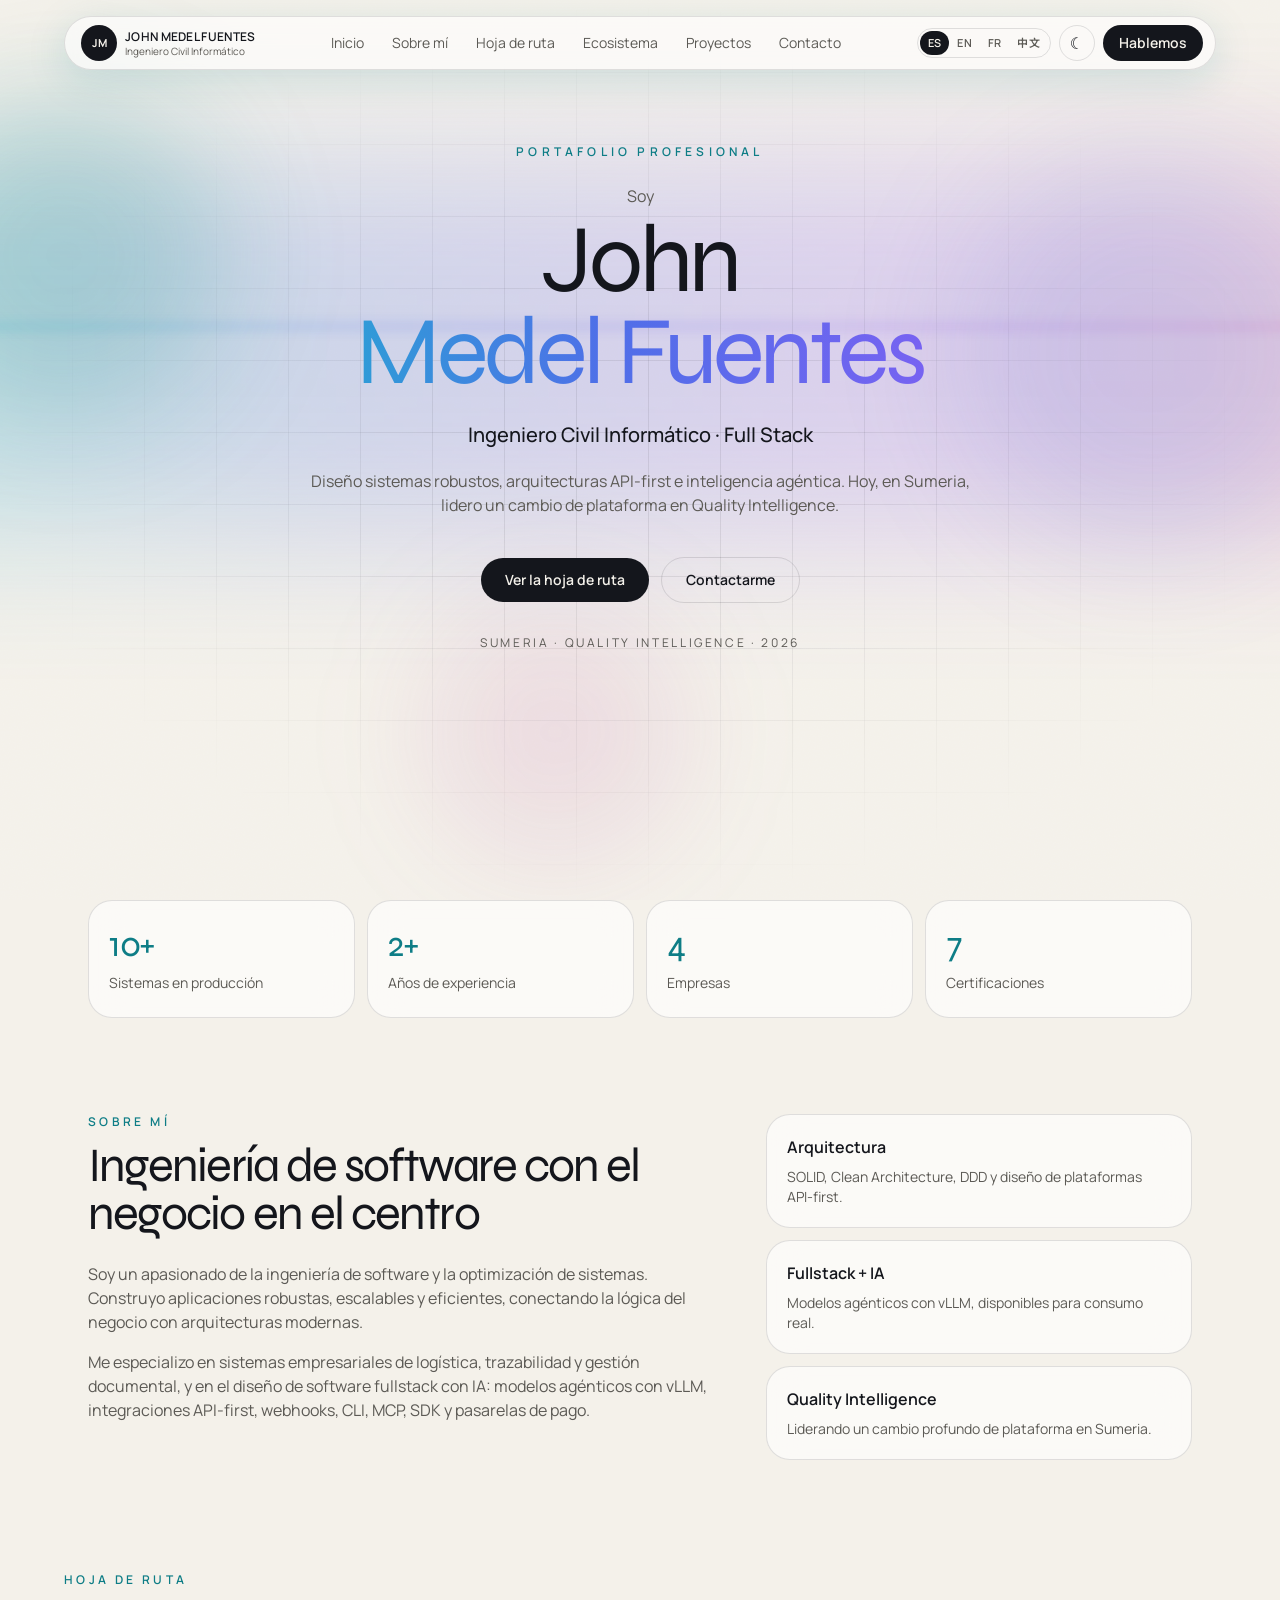
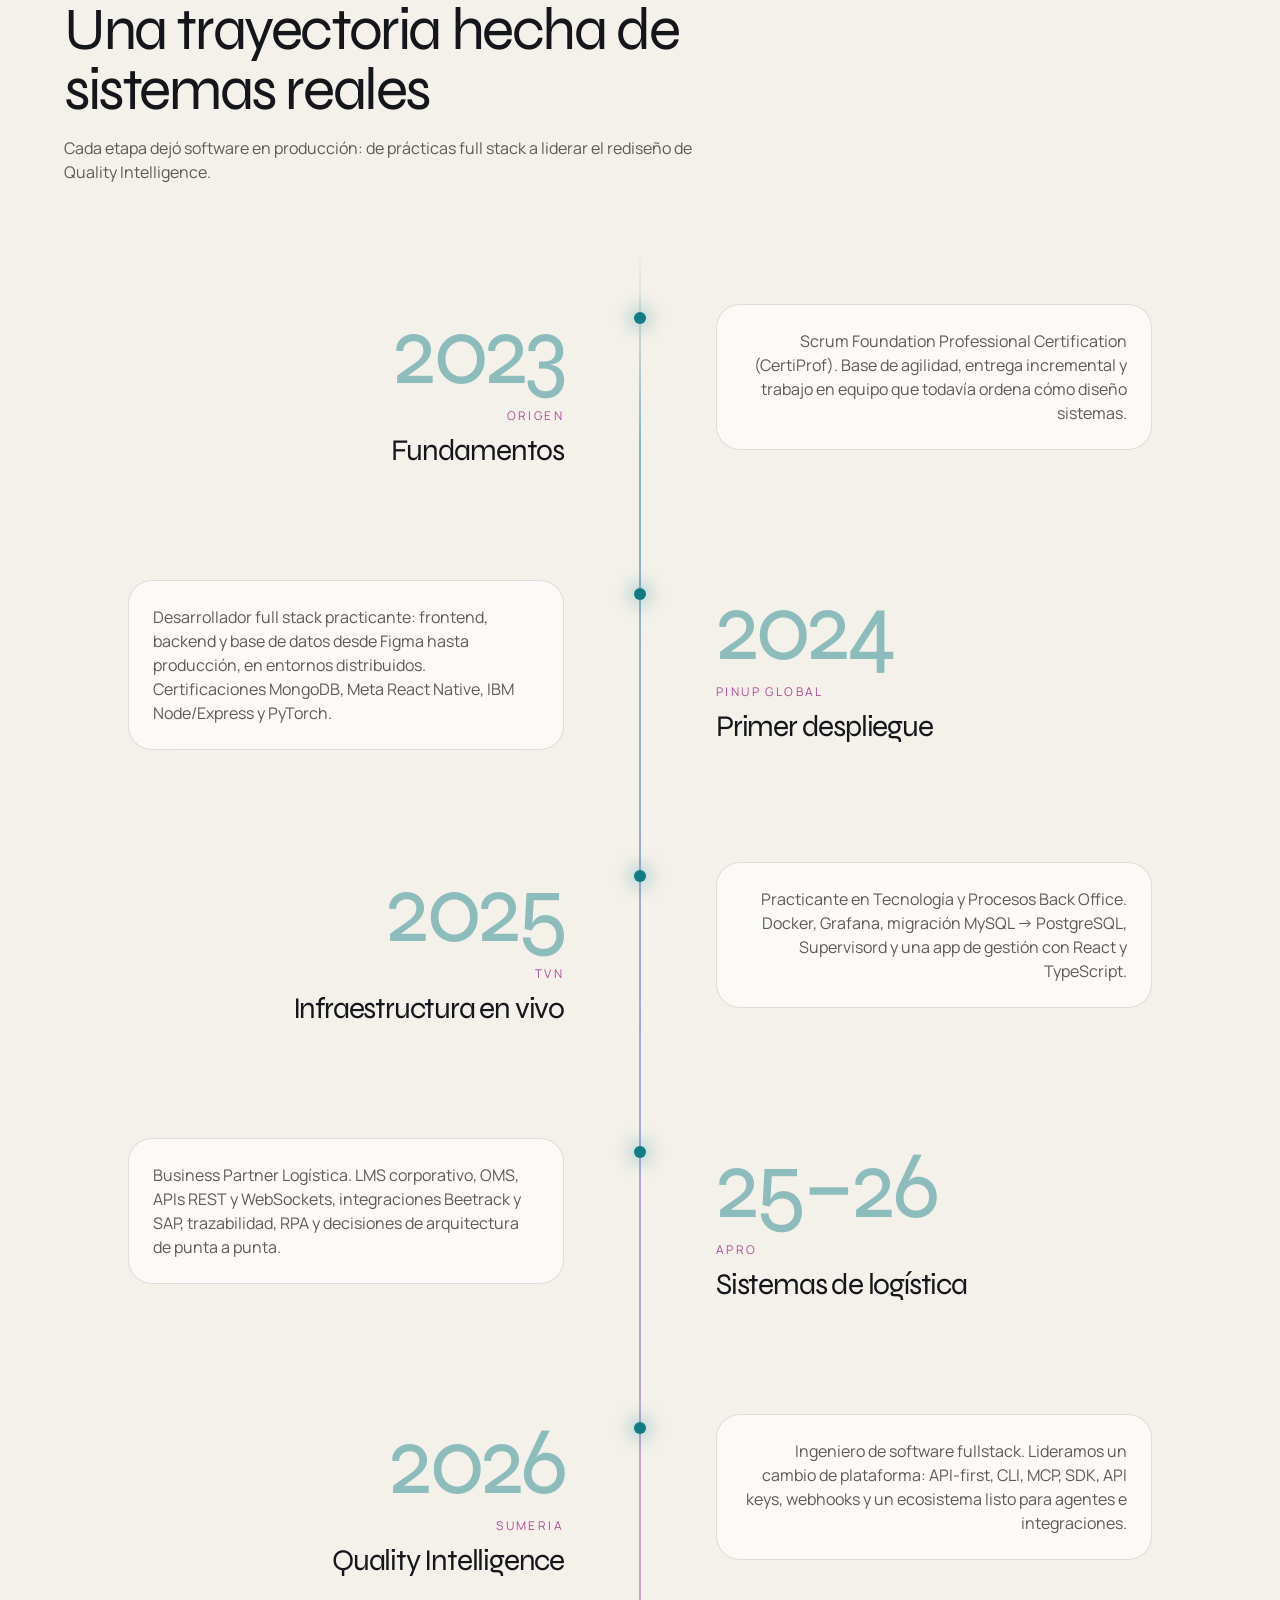
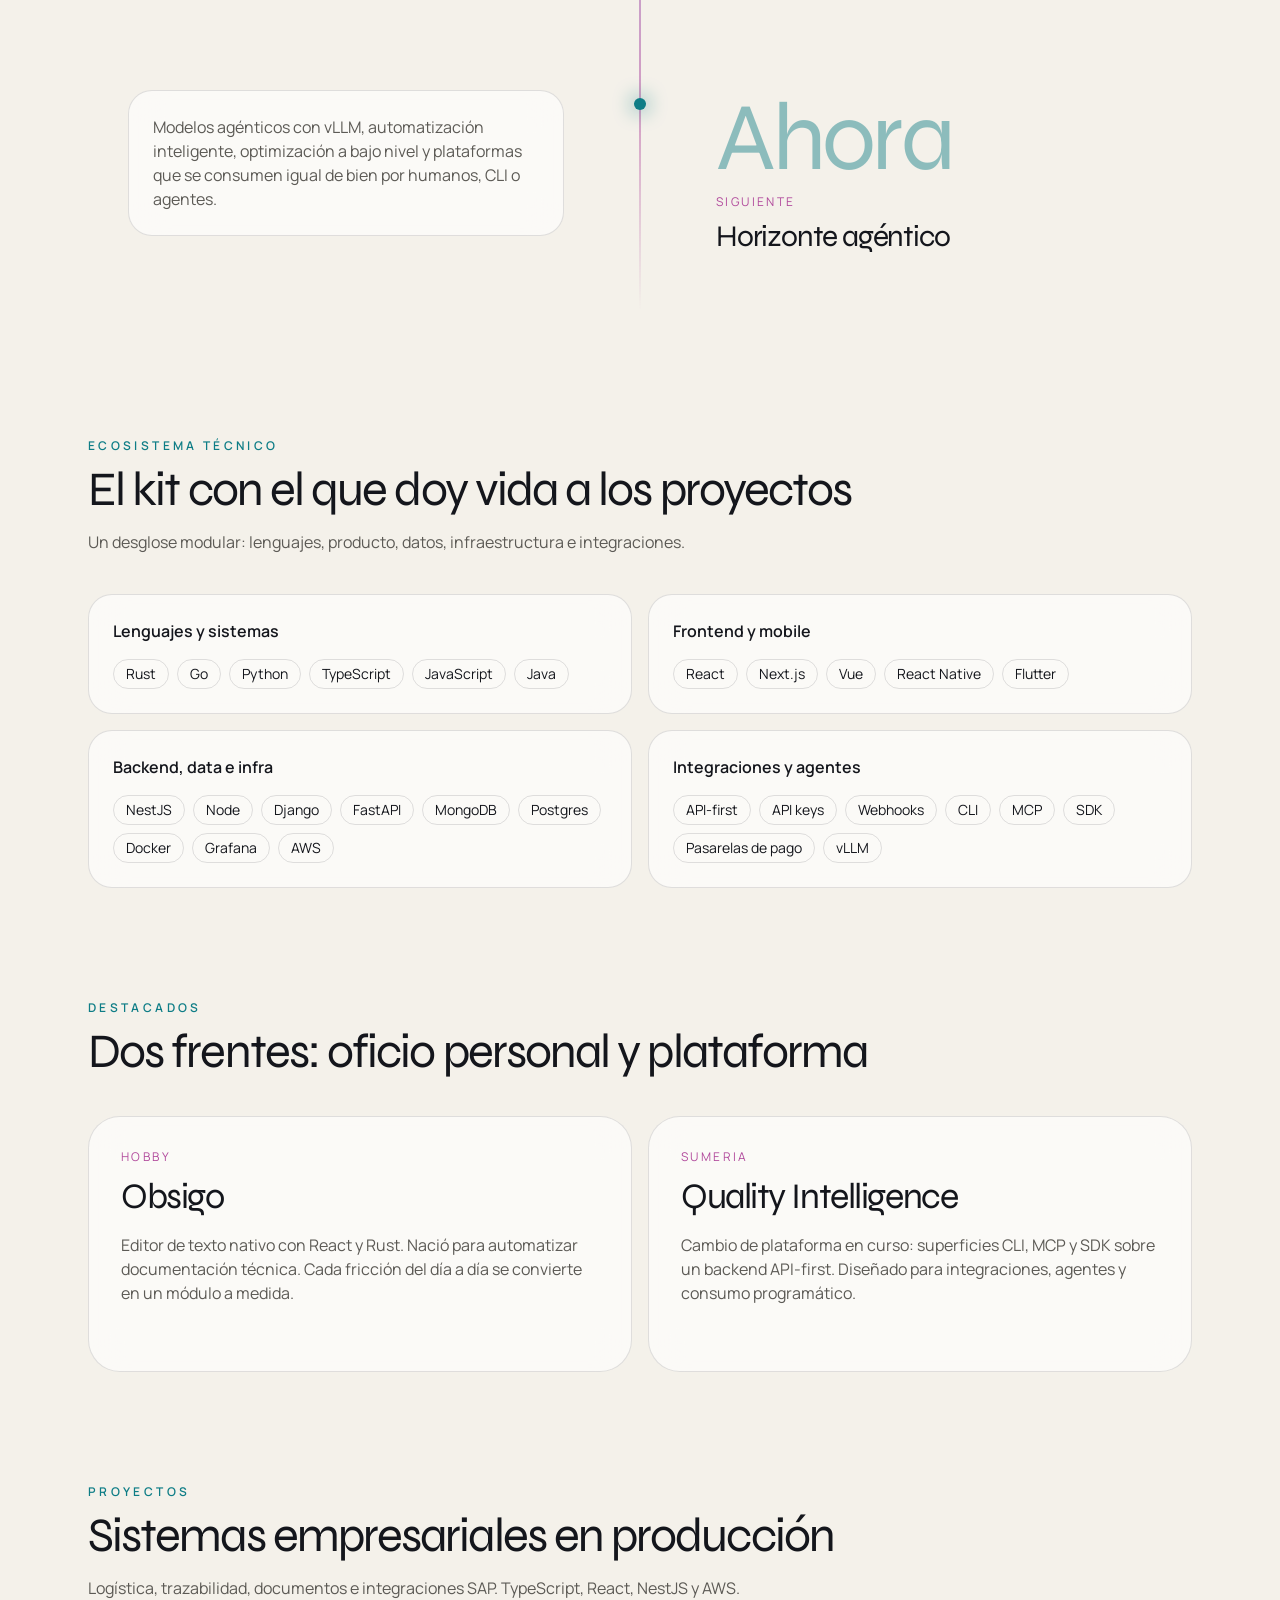
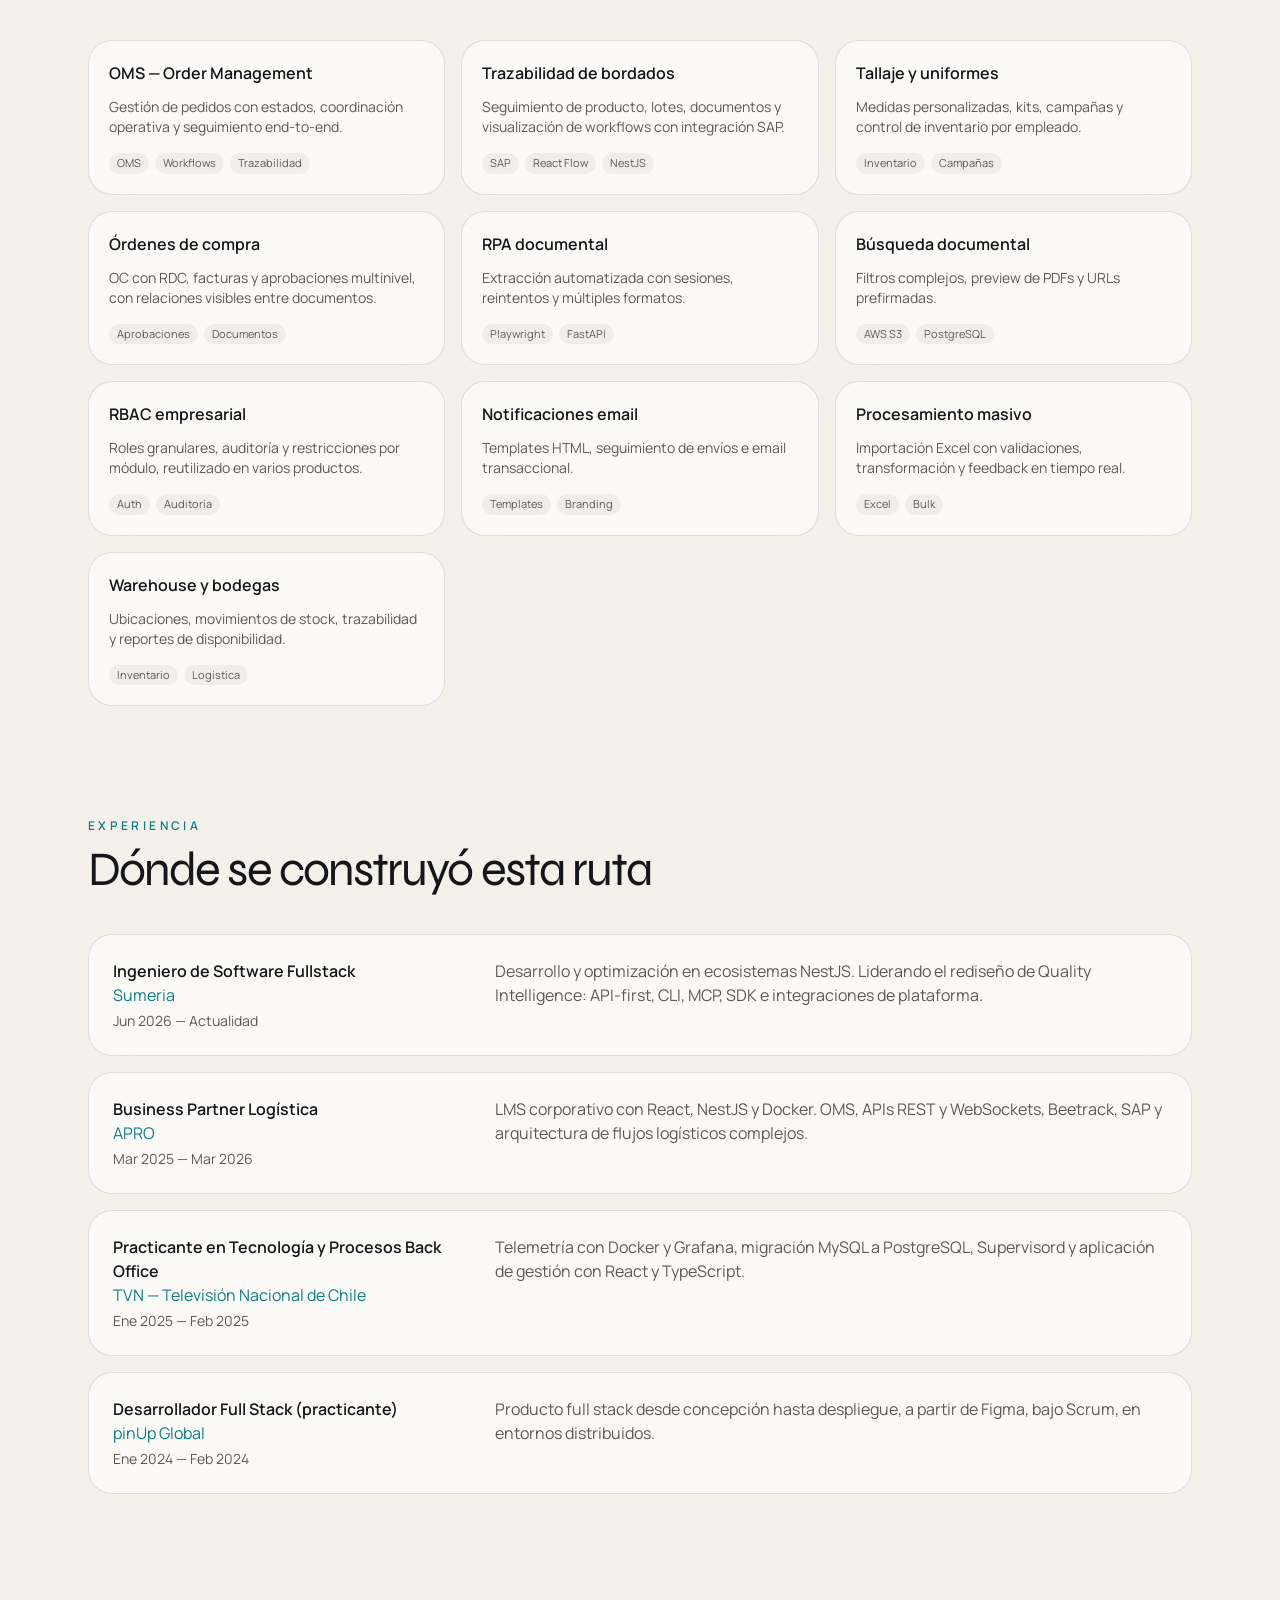
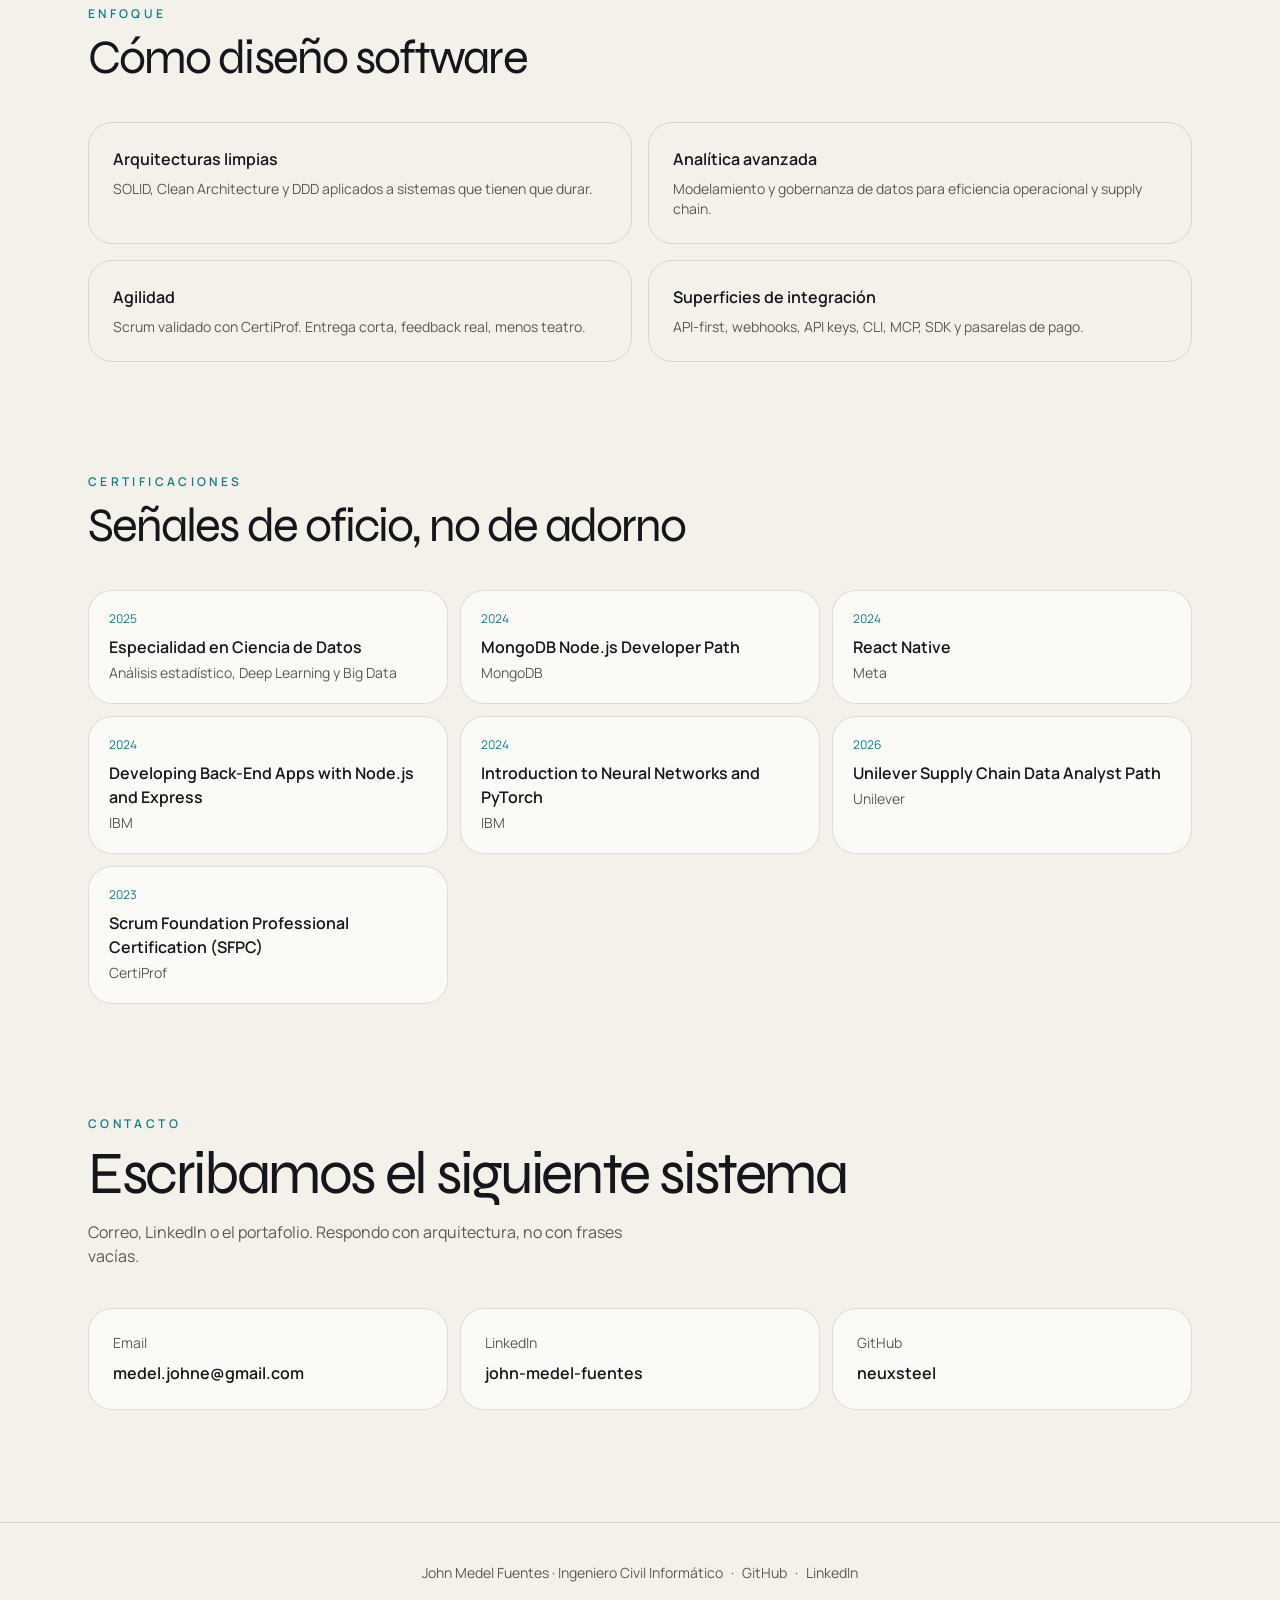
<file: index.html>
<!DOCTYPE html><html lang="es" class="dark"><head><meta charset="utf-8"><link rel="icon" type="image/svg+xml" href="/favicon.svg"><meta name="viewport" content="width=device-width, initial-scale=1"><meta name="generator" content="Astro v7.3.2"><meta name="description" content="Ingeniero Civil Informático y desarrollador full stack. Arquitectura de software, sistemas empresariales, IA agéntica y la plataforma Quality Intelligence."><meta property="og:title" content="John Medel Fuentes — Ingeniero Civil Informático"><meta property="og:description" content="Ingeniero Civil Informático y desarrollador full stack. Arquitectura de software, sistemas empresariales, IA agéntica y la plataforma Quality Intelligence."><title>John Medel Fuentes — Ingeniero Civil Informático</title><link rel="preconnect" href="https://fonts.googleapis.com"><link rel="preconnect" href="https://fonts.gstatic.com" crossorigin><link href="https://fonts.googleapis.com/css2?family=Manrope:wght@400;500;600;700;800&family=Noto+Sans+SC:wght@400;600;700&family=Syne:wght@600;700;800&display=swap" rel="stylesheet"><script>
      (function () {
        try {
          var stored = localStorage.getItem('theme');
          var dark = stored
            ? stored === 'dark'
            : window.matchMedia('(prefers-color-scheme: dark)').matches;
          document.documentElement.classList.toggle('dark', dark);
          document.documentElement.classList.toggle('light', !dark);
        } catch (e) {}
      })();
    </script><link rel="stylesheet" href="/assets/Layout.4qaQ1tfX.css"></head><body><div id="root-content"><header class="fixed inset-x-0 top-0 z-50 px-4 pt-4"><div class="glass mx-auto flex max-w-6xl items-center justify-between gap-3 rounded-full px-3 py-2 shadow-[0_10px_40px_var(--glow)]"><a href="/" class="flex items-center gap-2 pl-1"><span class="grid h-9 w-9 place-items-center rounded-full bg-fg text-[11px] font-bold text-bg">JM</span><span class="hidden leading-tight sm:block"><span class="block text-xs font-semibold tracking-wide">JOHN MEDEL FUENTES</span><span class="block text-[10px] text-muted">Ingeniero Civil Informático</span></span></a><nav class="hidden items-center gap-1 lg:flex"><a href="/" class="rounded-full px-3 py-1.5 text-sm text-muted transition hover:text-fg">Inicio</a><a href="/whoami" class="rounded-full px-3 py-1.5 text-sm text-muted transition hover:text-fg">Sobre mí</a><a href="/#roadmap" class="rounded-full px-3 py-1.5 text-sm text-muted transition hover:text-fg">Hoja de ruta</a><a href="/#stack" class="rounded-full px-3 py-1.5 text-sm text-muted transition hover:text-fg">Ecosistema</a><a href="/#projects" class="rounded-full px-3 py-1.5 text-sm text-muted transition hover:text-fg">Proyectos</a><a href="/contact" class="rounded-full px-3 py-1.5 text-sm text-muted transition hover:text-fg">Contacto</a></nav><div class="flex items-center gap-2"><style>astro-island,astro-slot,astro-static-slot{display:contents}</style><script>(()=>{var e=async t=>{await(await t())()};(self.Astro||(self.Astro={})).load=e;window.dispatchEvent(new Event("astro:load"));})();</script><script>(()=>{var g=Object.defineProperty;var w=(a,s,c)=>s in a?g(a,s,{enumerable:!0,configurable:!0,writable:!0,value:c}):a[s]=c;var l=(a,s,c)=>w(a,typeof s!="symbol"?s+"":s,c);var E=new Set(["__proto__","constructor","prototype"]);{let a={0:t=>y(t),1:t=>c(t),2:t=>new RegExp(t),3:t=>new Date(t),4:t=>new Map(c(t)),5:t=>new Set(c(t)),6:t=>BigInt(t),7:t=>new URL(t),8:t=>new Uint8Array(t),9:t=>new Uint16Array(t),10:t=>new Uint32Array(t),11:t=>Number.POSITIVE_INFINITY*t},s=t=>{let[p,e]=t;return p in a?a[p](e):void 0},c=t=>t.map(s),y=t=>typeof t!="object"||t===null?t:Object.fromEntries(Object.entries(t).map(([p,e])=>[p,s(e)]));class f extends HTMLElement{constructor(){super(...arguments);l(this,"Component");l(this,"hydrator");l(this,"hydrate",async()=>{var b;if(!this.hydrator||!this.isConnected)return;let e=(b=this.parentElement)==null?void 0:b.closest("astro-island[ssr]");if(e){e.addEventListener("astro:hydrate",this.hydrate,{once:!0});return}let r=this.querySelectorAll("astro-slot"),n={},d=this.querySelectorAll("template[data-astro-template]");for(let o of d){let i=o.closest(this.tagName);i!=null&&i.isSameNode(this)&&(n[o.getAttribute("data-astro-template")||"default"]=o.innerHTML,o.remove())}for(let o of r){let i=o.closest(this.tagName);i!=null&&i.isSameNode(this)&&(n[o.getAttribute("name")||"default"]=o.innerHTML)}let u;try{u=this.hasAttribute("props")?y(JSON.parse(this.getAttribute("props"))):{}}catch(o){let i=this.getAttribute("component-url")||"<unknown>",v=this.getAttribute("component-export");throw v&&(i+=` (export ${v})`),console.error(`[hydrate] Error parsing props for component ${i}`,this.getAttribute("props"),o),o}let h;await this.hydrator(this)(this.Component,u,n,{client:this.getAttribute("client")}),this.removeAttribute("ssr"),this.dispatchEvent(new CustomEvent("astro:hydrate"))});l(this,"unmount",()=>{this.isConnected||this.dispatchEvent(new CustomEvent("astro:unmount"))})}disconnectedCallback(){document.removeEventListener("astro:after-swap",this.unmount),document.addEventListener("astro:after-swap",this.unmount,{once:!0})}connectedCallback(){if(!this.hasAttribute("await-children")||document.readyState==="interactive"||document.readyState==="complete")this.childrenConnectedCallback();else{let e=()=>{document.removeEventListener("DOMContentLoaded",e),r.disconnect(),this.childrenConnectedCallback()},r=new MutationObserver(()=>{var n;((n=this.lastChild)==null?void 0:n.nodeType)===Node.COMMENT_NODE&&this.lastChild.nodeValue==="astro:end"&&(this.lastChild.remove(),e())});r.observe(this,{childList:!0}),document.addEventListener("DOMContentLoaded",e)}}async childrenConnectedCallback(){let e=this.getAttribute("before-hydration-url");e&&await import(e),this.start()}getRetryImportUrl(e){let r=new URL(e,document.baseURI);return r.searchParams.set("astro-retry",Date.now().toString()),r.toString()}async importWithRetry(e){try{return await import(e)}catch(r){return await new Promise(n=>setTimeout(n,1e3)),import(this.getRetryImportUrl(e))}}handleHydrationError(e){let r=this.getAttribute("component-url"),n=new CustomEvent("astro:hydration-error",{cancelable:!0,bubbles:!0,composed:!0,detail:{error:e,componentUrl:r}});this.dispatchEvent(n)&&console.error(`[astro-island] Error hydrating ${r}`,e)}async start(){let e=JSON.parse(this.getAttribute("opts")),r=this.getAttribute("client");if(Astro[r]===void 0){window.addEventListener(`astro:${r}`,()=>this.start(),{once:!0});return}try{await Astro[r](async()=>{let n=this.getAttribute("renderer-url");try{let[d,{default:u}]=await Promise.all([this.importWithRetry(this.getAttribute("component-url")),n?this.importWithRetry(n):Promise.resolve({default:()=>()=>{}})]),h=this.getAttribute("component-export")||"default";if(h.includes(".")){this.Component=d;for(let m of h.split(".")){if(E.has(m)||!this.Component||typeof this.Component!="object"&&typeof this.Component!="function"||!Object.hasOwn(this.Component,m))throw new Error(`Invalid component export path: ${h}`);this.Component=this.Component[m]}}else{if(E.has(h))throw new Error(`Invalid component export path: ${h}`);this.Component=d[h]}return this.hydrator=u,this.hydrate}catch(d){return this.handleHydrationError(d),()=>{}}},e,this)}catch(n){this.handleHydrationError(n)}}attributeChangedCallback(){this.hydrate()}}l(f,"observedAttributes",["props"]),customElements.get("astro-island")||customElements.define("astro-island",f)}})();</script><astro-island uid="b8TkB" prefix="r1" component-url="/assets/Controls.C56ekiMT.js" component-export="default" renderer-url="/assets/client.Buyw3Q1S.js" props="{&quot;lang&quot;:[0,&quot;es&quot;],&quot;localeHrefs&quot;:[0,{&quot;es&quot;:[0,&quot;/&quot;],&quot;en&quot;:[0,&quot;/en&quot;],&quot;fr&quot;:[0,&quot;/fr&quot;],&quot;zh&quot;:[0,&quot;/zh&quot;]}]}" ssr client="load" opts="{&quot;name&quot;:&quot;Controls&quot;,&quot;value&quot;:true}" await-children><div class="flex items-center gap-1"><div class="flex rounded-full border border-line p-0.5"><a href="/" hrefLang="es" class="rounded-full px-2 py-1 text-[11px] font-semibold tracking-wide transition bg-fg text-bg">ES</a><a href="/en" hrefLang="en" class="rounded-full px-2 py-1 text-[11px] font-semibold tracking-wide transition text-muted hover:text-fg">EN</a><a href="/fr" hrefLang="fr" class="rounded-full px-2 py-1 text-[11px] font-semibold tracking-wide transition text-muted hover:text-fg">FR</a><a href="/zh" hrefLang="zh-CN" class="rounded-full px-2 py-1 text-[11px] font-semibold tracking-wide transition text-muted hover:text-fg">中文</a></div><button type="button" class="ml-1 grid h-9 w-9 place-items-center rounded-full border border-line text-fg transition hover:border-accent" aria-label="Light theme">☀</button></div><!--astro:end--></astro-island><a href="/contact" class="hidden rounded-full bg-fg px-4 py-2 text-sm font-semibold text-bg sm:inline">Hablemos</a></div></div><nav class="glass mx-auto mt-2 flex max-w-6xl gap-1 overflow-x-auto rounded-full px-2 py-1 lg:hidden"><a href="/" class="shrink-0 rounded-full px-3 py-1.5 text-sm text-muted">Inicio</a><a href="/whoami" class="shrink-0 rounded-full px-3 py-1.5 text-sm text-muted">Sobre mí</a><a href="/#roadmap" class="shrink-0 rounded-full px-3 py-1.5 text-sm text-muted">Hoja de ruta</a><a href="/#stack" class="shrink-0 rounded-full px-3 py-1.5 text-sm text-muted">Ecosistema</a><a href="/#projects" class="shrink-0 rounded-full px-3 py-1.5 text-sm text-muted">Proyectos</a><a href="/contact" class="shrink-0 rounded-full px-3 py-1.5 text-sm text-muted">Contacto</a></nav></header><main><section class="relative isolate min-h-[100svh] overflow-hidden px-6 pb-24 pt-36"><div class="hero-aurora plx" style="--plx:0.22"></div><div class="hero-ribbon plx" style="--plx:0.16"></div><div class="orb orb-float -left-24 top-24 h-80 w-80 plx" style="background:var(--orb-a);--plx:0.28;animation-delay:-4s"></div><div class="orb orb-float right-[-4rem] top-40 h-96 w-96 plx" style="background:var(--orb-b);--plx:0.42;animation-duration:22s;animation-delay:-9s"></div><div class="orb orb-float bottom-10 left-1/3 h-64 w-64 plx" style="background:var(--orb-c);--plx:0.18;animation-duration:26s;animation-delay:-14s"></div><div class="grid-fade pointer-events-none absolute inset-0 opacity-70 plx" style="--plx:-0.08"></div><div class="relative mx-auto max-w-5xl text-center"><p class="plx mb-6 text-xs font-semibold uppercase tracking-[0.35em] text-accent" style="--plx:0.1">Portafolio profesional</p><p class="plx text-muted" style="--plx:0.06">Soy</p><h1 class="display mt-2 text-5xl leading-[0.92] sm:text-7xl lg:text-8xl"><span class="plx inline-block text-fg" style="--plx:0.08">John</span><span class="spectrum plx mt-1 block" style="--plx:0.14">Medel Fuentes</span></h1><p class="plx mt-6 text-lg font-medium sm:text-xl" style="--plx:0.05">Ingeniero Civil Informático · Full Stack</p><p class="plx mx-auto mt-5 max-w-2xl text-pretty text-muted" style="--plx:0.04">Diseño sistemas robustos, arquitecturas API-first e inteligencia agéntica. Hoy, en Sumeria, lidero un cambio de plataforma en Quality Intelligence.</p><div class="plx mt-10 flex flex-wrap items-center justify-center gap-3" style="--plx:0.03"><a href="#roadmap" class="rounded-full bg-fg px-6 py-3 text-sm font-semibold text-bg">Ver la hoja de ruta</a><a href="/contact" class="rounded-full border border-line px-6 py-3 text-sm font-semibold">Contactarme</a></div><p class="plx mt-8 text-xs uppercase tracking-[0.22em] text-muted" style="--plx:0.02">Sumeria · Quality Intelligence · 2026</p></div></section><section class="mx-auto grid max-w-6xl grid-cols-2 gap-3 px-6 pb-24 md:grid-cols-4"><article class="glass rounded-3xl px-5 py-6"><p class="display text-4xl text-accent">10+</p><p class="mt-2 text-sm text-muted">Sistemas en producción</p></article><article class="glass rounded-3xl px-5 py-6"><p class="display text-4xl text-accent">2+</p><p class="mt-2 text-sm text-muted">Años de experiencia</p></article><article class="glass rounded-3xl px-5 py-6"><p class="display text-4xl text-accent">4</p><p class="mt-2 text-sm text-muted">Empresas</p></article><article class="glass rounded-3xl px-5 py-6"><p class="display text-4xl text-accent">7</p><p class="mt-2 text-sm text-muted">Certificaciones</p></article></section><section id="about" class="mx-auto grid max-w-6xl gap-10 px-6 pb-28 lg:grid-cols-[1.2fr_0.8fr]"><div><p class="text-xs font-semibold uppercase tracking-[0.28em] text-accent">Sobre mí</p><h2 class="display mt-3 text-4xl sm:text-5xl">Ingeniería de software con el negocio en el centro</h2><p class="mt-6 text-pretty text-muted">Soy un apasionado de la ingeniería de software y la optimización de sistemas. Construyo aplicaciones robustas, escalables y eficientes, conectando la lógica del negocio con arquitecturas modernas.</p><p class="mt-4 text-pretty text-muted">Me especializo en sistemas empresariales de logística, trazabilidad y gestión documental, y en el diseño de software fullstack con IA: modelos agénticos con vLLM, integraciones API-first, webhooks, CLI, MCP, SDK y pasarelas de pago.</p></div><div class="space-y-3"><article class="glass rounded-3xl p-5"><h3 class="font-semibold">Arquitectura</h3><p class="mt-2 text-sm text-muted">SOLID, Clean Architecture, DDD y diseño de plataformas API-first.</p></article><article class="glass rounded-3xl p-5"><h3 class="font-semibold">Fullstack + IA</h3><p class="mt-2 text-sm text-muted">Modelos agénticos con vLLM, disponibles para consumo real.</p></article><article class="glass rounded-3xl p-5"><h3 class="font-semibold">Quality Intelligence</h3><p class="mt-2 text-sm text-muted">Liderando un cambio profundo de plataforma en Sumeria.</p></article></div></section><section id="roadmap" class="relative scroll-mt-32 px-6 pb-32"><div class="mx-auto max-w-6xl"><p class="text-xs font-semibold uppercase tracking-[0.28em] text-accent">Hoja de ruta</p><h2 class="display mt-3 max-w-3xl text-4xl sm:text-6xl">Una trayectoria hecha de sistemas reales</h2><p class="mt-4 max-w-2xl text-muted">Cada etapa dejó software en producción: de prácticas full stack a liderar el rediseño de Quality Intelligence.</p></div><div class="relative mx-auto mt-16 max-w-5xl"><div class="beam pointer-events-none absolute left-4 top-0 h-full w-px xl:left-1/2 xl:-translate-x-1/2"></div><article class="relative grid gap-6 py-14 xl:grid-cols-2 xl:text-right"><div class="pl-12 xl:pl-0 xl:pr-16"><p class="display text-5xl text-accent/45 sm:text-6xl xl:text-8xl">2023</p><p class="mt-2 text-xs uppercase tracking-[0.2em] text-accent-2">Origen</p><h3 class="display mt-2 text-3xl">Fundamentos</h3></div><div class="relative z-10 pl-12 xl:pl-0 xl:pl-16"><div class="glass rounded-3xl p-6"><p class="text-muted">Scrum Foundation Professional Certification (CertiProf). Base de agilidad, entrega incremental y trabajo en equipo que todavía ordena cómo diseño sistemas.</p></div></div><span class="absolute left-[0.65rem] top-16 h-3 w-3 rounded-full bg-accent shadow-[0_0_20px_var(--accent)] xl:left-1/2 xl:-translate-x-1/2"></span></article><article class="relative grid gap-6 py-14 xl:grid-cols-2 xl:text-left"><div class="pl-12 xl:pl-0 xl:order-2 xl:pl-16"><p class="display text-5xl text-accent/45 sm:text-6xl xl:text-8xl">2024</p><p class="mt-2 text-xs uppercase tracking-[0.2em] text-accent-2">pinUp Global</p><h3 class="display mt-2 text-3xl">Primer despliegue</h3></div><div class="relative z-10 pl-12 xl:pl-0 xl:order-1 xl:pr-16"><div class="glass rounded-3xl p-6"><p class="text-muted">Desarrollador full stack practicante: frontend, backend y base de datos desde Figma hasta producción, en entornos distribuidos. Certificaciones MongoDB, Meta React Native, IBM Node/Express y PyTorch.</p></div></div><span class="absolute left-[0.65rem] top-16 h-3 w-3 rounded-full bg-accent shadow-[0_0_20px_var(--accent)] xl:left-1/2 xl:-translate-x-1/2"></span></article><article class="relative grid gap-6 py-14 xl:grid-cols-2 xl:text-right"><div class="pl-12 xl:pl-0 xl:pr-16"><p class="display text-5xl text-accent/45 sm:text-6xl xl:text-8xl">2025</p><p class="mt-2 text-xs uppercase tracking-[0.2em] text-accent-2">TVN</p><h3 class="display mt-2 text-3xl">Infraestructura en vivo</h3></div><div class="relative z-10 pl-12 xl:pl-0 xl:pl-16"><div class="glass rounded-3xl p-6"><p class="text-muted">Practicante en Tecnología y Procesos Back Office. Docker, Grafana, migración MySQL → PostgreSQL, Supervisord y una app de gestión con React y TypeScript.</p></div></div><span class="absolute left-[0.65rem] top-16 h-3 w-3 rounded-full bg-accent shadow-[0_0_20px_var(--accent)] xl:left-1/2 xl:-translate-x-1/2"></span></article><article class="relative grid gap-6 py-14 xl:grid-cols-2 xl:text-left"><div class="pl-12 xl:pl-0 xl:order-2 xl:pl-16"><p class="display text-5xl text-accent/45 sm:text-6xl xl:text-8xl">25–26</p><p class="mt-2 text-xs uppercase tracking-[0.2em] text-accent-2">APRO</p><h3 class="display mt-2 text-3xl">Sistemas de logística</h3></div><div class="relative z-10 pl-12 xl:pl-0 xl:order-1 xl:pr-16"><div class="glass rounded-3xl p-6"><p class="text-muted">Business Partner Logística. LMS corporativo, OMS, APIs REST y WebSockets, integraciones Beetrack y SAP, trazabilidad, RPA y decisiones de arquitectura de punta a punta.</p></div></div><span class="absolute left-[0.65rem] top-16 h-3 w-3 rounded-full bg-accent shadow-[0_0_20px_var(--accent)] xl:left-1/2 xl:-translate-x-1/2"></span></article><article class="relative grid gap-6 py-14 xl:grid-cols-2 xl:text-right"><div class="pl-12 xl:pl-0 xl:pr-16"><p class="display text-5xl text-accent/45 sm:text-6xl xl:text-8xl">2026</p><p class="mt-2 text-xs uppercase tracking-[0.2em] text-accent-2">Sumeria</p><h3 class="display mt-2 text-3xl">Quality Intelligence</h3></div><div class="relative z-10 pl-12 xl:pl-0 xl:pl-16"><div class="glass rounded-3xl p-6"><p class="text-muted">Ingeniero de software fullstack. Lideramos un cambio de plataforma: API-first, CLI, MCP, SDK, API keys, webhooks y un ecosistema listo para agentes e integraciones.</p></div></div><span class="absolute left-[0.65rem] top-16 h-3 w-3 rounded-full bg-accent shadow-[0_0_20px_var(--accent)] xl:left-1/2 xl:-translate-x-1/2"></span></article><article class="relative grid gap-6 py-14 xl:grid-cols-2 xl:text-left"><div class="pl-12 xl:pl-0 xl:order-2 xl:pl-16"><p class="display text-5xl text-accent/45 sm:text-6xl xl:text-8xl">Ahora</p><p class="mt-2 text-xs uppercase tracking-[0.2em] text-accent-2">Siguiente</p><h3 class="display mt-2 text-3xl">Horizonte agéntico</h3></div><div class="relative z-10 pl-12 xl:pl-0 xl:order-1 xl:pr-16"><div class="glass rounded-3xl p-6"><p class="text-muted">Modelos agénticos con vLLM, automatización inteligente, optimización a bajo nivel y plataformas que se consumen igual de bien por humanos, CLI o agentes.</p></div></div><span class="absolute left-[0.65rem] top-16 h-3 w-3 rounded-full bg-accent shadow-[0_0_20px_var(--accent)] xl:left-1/2 xl:-translate-x-1/2"></span></article></div></section><section id="stack" class="mx-auto max-w-6xl px-6 pb-28"><p class="text-xs font-semibold uppercase tracking-[0.28em] text-accent">Ecosistema técnico</p><h2 class="display mt-3 text-4xl sm:text-5xl">El kit con el que doy vida a los proyectos</h2><p class="mt-4 max-w-2xl text-muted">Un desglose modular: lenguajes, producto, datos, infraestructura e integraciones.</p><div class="mt-10 grid gap-4 md:grid-cols-2"><article class="glass rounded-3xl p-6"><h3 class="font-semibold">Lenguajes y sistemas</h3><div class="mt-4 flex flex-wrap gap-2"><span class="rounded-full border border-line px-3 py-1 text-sm">Rust</span><span class="rounded-full border border-line px-3 py-1 text-sm">Go</span><span class="rounded-full border border-line px-3 py-1 text-sm">Python</span><span class="rounded-full border border-line px-3 py-1 text-sm">TypeScript</span><span class="rounded-full border border-line px-3 py-1 text-sm">JavaScript</span><span class="rounded-full border border-line px-3 py-1 text-sm">Java</span></div></article><article class="glass rounded-3xl p-6"><h3 class="font-semibold">Frontend y mobile</h3><div class="mt-4 flex flex-wrap gap-2"><span class="rounded-full border border-line px-3 py-1 text-sm">React</span><span class="rounded-full border border-line px-3 py-1 text-sm">Next.js</span><span class="rounded-full border border-line px-3 py-1 text-sm">Vue</span><span class="rounded-full border border-line px-3 py-1 text-sm">React Native</span><span class="rounded-full border border-line px-3 py-1 text-sm">Flutter</span></div></article><article class="glass rounded-3xl p-6"><h3 class="font-semibold">Backend, data e infra</h3><div class="mt-4 flex flex-wrap gap-2"><span class="rounded-full border border-line px-3 py-1 text-sm">NestJS</span><span class="rounded-full border border-line px-3 py-1 text-sm">Node</span><span class="rounded-full border border-line px-3 py-1 text-sm">Django</span><span class="rounded-full border border-line px-3 py-1 text-sm">FastAPI</span><span class="rounded-full border border-line px-3 py-1 text-sm">MongoDB</span><span class="rounded-full border border-line px-3 py-1 text-sm">Postgres</span><span class="rounded-full border border-line px-3 py-1 text-sm">Docker</span><span class="rounded-full border border-line px-3 py-1 text-sm">Grafana</span><span class="rounded-full border border-line px-3 py-1 text-sm">AWS</span></div></article><article class="glass rounded-3xl p-6"><h3 class="font-semibold">Integraciones y agentes</h3><div class="mt-4 flex flex-wrap gap-2"><span class="rounded-full border border-line px-3 py-1 text-sm">API-first</span><span class="rounded-full border border-line px-3 py-1 text-sm">API keys</span><span class="rounded-full border border-line px-3 py-1 text-sm">Webhooks</span><span class="rounded-full border border-line px-3 py-1 text-sm">CLI</span><span class="rounded-full border border-line px-3 py-1 text-sm">MCP</span><span class="rounded-full border border-line px-3 py-1 text-sm">SDK</span><span class="rounded-full border border-line px-3 py-1 text-sm">Pasarelas de pago</span><span class="rounded-full border border-line px-3 py-1 text-sm">vLLM</span></div></article></div></section><section id="featured" class="mx-auto max-w-6xl px-6 pb-28"><p class="text-xs font-semibold uppercase tracking-[0.28em] text-accent">Destacados</p><h2 class="display mt-3 text-4xl sm:text-5xl">Dos frentes: oficio personal y plataforma</h2><div class="mt-10 grid gap-4 lg:grid-cols-2"><article class="glass min-h-64 rounded-[2rem] p-8"><p class="text-xs uppercase tracking-[0.2em] text-accent-2">Hobby</p><h3 class="display mt-3 text-4xl">Obsigo</h3><p class="mt-4 text-muted">Editor de texto nativo con React y Rust. Nació para automatizar documentación técnica. Cada fricción del día a día se convierte en un módulo a medida.</p></article><article class="glass min-h-64 rounded-[2rem] p-8"><p class="text-xs uppercase tracking-[0.2em] text-accent-2">Sumeria</p><h3 class="display mt-3 text-4xl">Quality Intelligence</h3><p class="mt-4 text-muted">Cambio de plataforma en curso: superficies CLI, MCP y SDK sobre un backend API-first. Diseñado para integraciones, agentes y consumo programático.</p></article></div></section><section id="projects" class="mx-auto max-w-6xl px-6 pb-28"><p class="text-xs font-semibold uppercase tracking-[0.28em] text-accent">Proyectos</p><h2 class="display mt-3 text-4xl sm:text-5xl">Sistemas empresariales en producción</h2><p class="mt-4 max-w-2xl text-muted">Logística, trazabilidad, documentos e integraciones SAP. TypeScript, React, NestJS y AWS.</p><div class="mt-10 grid gap-4 sm:grid-cols-2 lg:grid-cols-3"><article class="glass rounded-3xl p-5"><h3 class="font-semibold">OMS — Order Management</h3><p class="mt-3 text-sm text-muted">Gestión de pedidos con estados, coordinación operativa y seguimiento end-to-end.</p><div class="mt-4 flex flex-wrap gap-1.5"><span class="rounded-full bg-fg/5 px-2 py-0.5 text-[11px] text-muted">OMS</span><span class="rounded-full bg-fg/5 px-2 py-0.5 text-[11px] text-muted">Workflows</span><span class="rounded-full bg-fg/5 px-2 py-0.5 text-[11px] text-muted">Trazabilidad</span></div></article><article class="glass rounded-3xl p-5"><h3 class="font-semibold">Trazabilidad de bordados</h3><p class="mt-3 text-sm text-muted">Seguimiento de producto, lotes, documentos y visualización de workflows con integración SAP.</p><div class="mt-4 flex flex-wrap gap-1.5"><span class="rounded-full bg-fg/5 px-2 py-0.5 text-[11px] text-muted">SAP</span><span class="rounded-full bg-fg/5 px-2 py-0.5 text-[11px] text-muted">React Flow</span><span class="rounded-full bg-fg/5 px-2 py-0.5 text-[11px] text-muted">NestJS</span></div></article><article class="glass rounded-3xl p-5"><h3 class="font-semibold">Tallaje y uniformes</h3><p class="mt-3 text-sm text-muted">Medidas personalizadas, kits, campañas y control de inventario por empleado.</p><div class="mt-4 flex flex-wrap gap-1.5"><span class="rounded-full bg-fg/5 px-2 py-0.5 text-[11px] text-muted">Inventario</span><span class="rounded-full bg-fg/5 px-2 py-0.5 text-[11px] text-muted">Campañas</span></div></article><article class="glass rounded-3xl p-5"><h3 class="font-semibold">Órdenes de compra</h3><p class="mt-3 text-sm text-muted">OC con RDC, facturas y aprobaciones multinivel, con relaciones visibles entre documentos.</p><div class="mt-4 flex flex-wrap gap-1.5"><span class="rounded-full bg-fg/5 px-2 py-0.5 text-[11px] text-muted">Aprobaciones</span><span class="rounded-full bg-fg/5 px-2 py-0.5 text-[11px] text-muted">Documentos</span></div></article><article class="glass rounded-3xl p-5"><h3 class="font-semibold">RPA documental</h3><p class="mt-3 text-sm text-muted">Extracción automatizada con sesiones, reintentos y múltiples formatos.</p><div class="mt-4 flex flex-wrap gap-1.5"><span class="rounded-full bg-fg/5 px-2 py-0.5 text-[11px] text-muted">Playwright</span><span class="rounded-full bg-fg/5 px-2 py-0.5 text-[11px] text-muted">FastAPI</span></div></article><article class="glass rounded-3xl p-5"><h3 class="font-semibold">Búsqueda documental</h3><p class="mt-3 text-sm text-muted">Filtros complejos, preview de PDFs y URLs prefirmadas.</p><div class="mt-4 flex flex-wrap gap-1.5"><span class="rounded-full bg-fg/5 px-2 py-0.5 text-[11px] text-muted">AWS S3</span><span class="rounded-full bg-fg/5 px-2 py-0.5 text-[11px] text-muted">PostgreSQL</span></div></article><article class="glass rounded-3xl p-5"><h3 class="font-semibold">RBAC empresarial</h3><p class="mt-3 text-sm text-muted">Roles granulares, auditoría y restricciones por módulo, reutilizado en varios productos.</p><div class="mt-4 flex flex-wrap gap-1.5"><span class="rounded-full bg-fg/5 px-2 py-0.5 text-[11px] text-muted">Auth</span><span class="rounded-full bg-fg/5 px-2 py-0.5 text-[11px] text-muted">Auditoría</span></div></article><article class="glass rounded-3xl p-5"><h3 class="font-semibold">Notificaciones email</h3><p class="mt-3 text-sm text-muted">Templates HTML, seguimiento de envíos e email transaccional.</p><div class="mt-4 flex flex-wrap gap-1.5"><span class="rounded-full bg-fg/5 px-2 py-0.5 text-[11px] text-muted">Templates</span><span class="rounded-full bg-fg/5 px-2 py-0.5 text-[11px] text-muted">Branding</span></div></article><article class="glass rounded-3xl p-5"><h3 class="font-semibold">Procesamiento masivo</h3><p class="mt-3 text-sm text-muted">Importación Excel con validaciones, transformación y feedback en tiempo real.</p><div class="mt-4 flex flex-wrap gap-1.5"><span class="rounded-full bg-fg/5 px-2 py-0.5 text-[11px] text-muted">Excel</span><span class="rounded-full bg-fg/5 px-2 py-0.5 text-[11px] text-muted">Bulk</span></div></article><article class="glass rounded-3xl p-5"><h3 class="font-semibold">Warehouse y bodegas</h3><p class="mt-3 text-sm text-muted">Ubicaciones, movimientos de stock, trazabilidad y reportes de disponibilidad.</p><div class="mt-4 flex flex-wrap gap-1.5"><span class="rounded-full bg-fg/5 px-2 py-0.5 text-[11px] text-muted">Inventario</span><span class="rounded-full bg-fg/5 px-2 py-0.5 text-[11px] text-muted">Logística</span></div></article></div></section><section id="experience" class="mx-auto max-w-6xl px-6 pb-28"><p class="text-xs font-semibold uppercase tracking-[0.28em] text-accent">Experiencia</p><h2 class="display mt-3 text-4xl sm:text-5xl">Dónde se construyó esta ruta</h2><div class="mt-10 space-y-4"><article class="glass grid gap-3 rounded-3xl p-6 md:grid-cols-[1.1fr_2fr]"><div><h3 class="font-semibold">Ingeniero de Software Fullstack</h3><p class="text-accent">Sumeria</p><p class="mt-1 text-sm text-muted">Jun 2026 — Actualidad</p></div><p class="text-muted">Desarrollo y optimización en ecosistemas NestJS. Liderando el rediseño de Quality Intelligence: API-first, CLI, MCP, SDK e integraciones de plataforma.</p></article><article class="glass grid gap-3 rounded-3xl p-6 md:grid-cols-[1.1fr_2fr]"><div><h3 class="font-semibold">Business Partner Logística</h3><p class="text-accent">APRO</p><p class="mt-1 text-sm text-muted">Mar 2025 — Mar 2026</p></div><p class="text-muted">LMS corporativo con React, NestJS y Docker. OMS, APIs REST y WebSockets, Beetrack, SAP y arquitectura de flujos logísticos complejos.</p></article><article class="glass grid gap-3 rounded-3xl p-6 md:grid-cols-[1.1fr_2fr]"><div><h3 class="font-semibold">Practicante en Tecnología y Procesos Back Office</h3><p class="text-accent">TVN — Televisión Nacional de Chile</p><p class="mt-1 text-sm text-muted">Ene 2025 — Feb 2025</p></div><p class="text-muted">Telemetría con Docker y Grafana, migración MySQL a PostgreSQL, Supervisord y aplicación de gestión con React y TypeScript.</p></article><article class="glass grid gap-3 rounded-3xl p-6 md:grid-cols-[1.1fr_2fr]"><div><h3 class="font-semibold">Desarrollador Full Stack (practicante)</h3><p class="text-accent">pinUp Global</p><p class="mt-1 text-sm text-muted">Ene 2024 — Feb 2024</p></div><p class="text-muted">Producto full stack desde concepción hasta despliegue, a partir de Figma, bajo Scrum, en entornos distribuidos.</p></article></div></section><section id="methods" class="mx-auto max-w-6xl px-6 pb-28"><p class="text-xs font-semibold uppercase tracking-[0.28em] text-accent">Enfoque</p><h2 class="display mt-3 text-4xl sm:text-5xl">Cómo diseño software</h2><div class="mt-10 grid gap-4 md:grid-cols-2"><article class="rounded-3xl border border-line p-6"><h3 class="font-semibold">Arquitecturas limpias</h3><p class="mt-2 text-sm text-muted">SOLID, Clean Architecture y DDD aplicados a sistemas que tienen que durar.</p></article><article class="rounded-3xl border border-line p-6"><h3 class="font-semibold">Analítica avanzada</h3><p class="mt-2 text-sm text-muted">Modelamiento y gobernanza de datos para eficiencia operacional y supply chain.</p></article><article class="rounded-3xl border border-line p-6"><h3 class="font-semibold">Agilidad</h3><p class="mt-2 text-sm text-muted">Scrum validado con CertiProf. Entrega corta, feedback real, menos teatro.</p></article><article class="rounded-3xl border border-line p-6"><h3 class="font-semibold">Superficies de integración</h3><p class="mt-2 text-sm text-muted">API-first, webhooks, API keys, CLI, MCP, SDK y pasarelas de pago.</p></article></div></section><section id="certs" class="mx-auto max-w-6xl px-6 pb-28"><p class="text-xs font-semibold uppercase tracking-[0.28em] text-accent">Certificaciones</p><h2 class="display mt-3 text-4xl sm:text-5xl">Señales de oficio, no de adorno</h2><div class="mt-10 grid gap-3 sm:grid-cols-2 lg:grid-cols-3"><article class="glass rounded-3xl p-5"><p class="text-xs text-accent">2025</p><h3 class="mt-2 font-semibold">Especialidad en Ciencia de Datos</h3><p class="mt-1 text-sm text-muted">Análisis estadístico, Deep Learning y Big Data</p></article><article class="glass rounded-3xl p-5"><p class="text-xs text-accent">2024</p><h3 class="mt-2 font-semibold">MongoDB Node.js Developer Path</h3><p class="mt-1 text-sm text-muted">MongoDB</p></article><article class="glass rounded-3xl p-5"><p class="text-xs text-accent">2024</p><h3 class="mt-2 font-semibold">React Native</h3><p class="mt-1 text-sm text-muted">Meta</p></article><article class="glass rounded-3xl p-5"><p class="text-xs text-accent">2024</p><h3 class="mt-2 font-semibold">Developing Back-End Apps with Node.js and Express</h3><p class="mt-1 text-sm text-muted">IBM</p></article><article class="glass rounded-3xl p-5"><p class="text-xs text-accent">2024</p><h3 class="mt-2 font-semibold">Introduction to Neural Networks and PyTorch</h3><p class="mt-1 text-sm text-muted">IBM</p></article><article class="glass rounded-3xl p-5"><p class="text-xs text-accent">2026</p><h3 class="mt-2 font-semibold">Unilever Supply Chain Data Analyst Path</h3><p class="mt-1 text-sm text-muted">Unilever</p></article><article class="glass rounded-3xl p-5"><p class="text-xs text-accent">2023</p><h3 class="mt-2 font-semibold">Scrum Foundation Professional Certification (SFPC)</h3><p class="mt-1 text-sm text-muted">CertiProf</p></article></div></section><section id="contact" class="mx-auto max-w-6xl px-6 pb-28"><p class="text-xs font-semibold uppercase tracking-[0.28em] text-accent">Contacto</p><h2 class="display mt-3 text-4xl sm:text-6xl">Escribamos el siguiente sistema</h2><p class="mt-4 max-w-xl text-muted">Correo, LinkedIn o el portafolio. Respondo con arquitectura, no con frases vacías.</p><div class="mt-10 grid gap-3 md:grid-cols-3"><a class="glass rounded-3xl p-6 transition hover:border-accent" href="mailto:medel.johne@gmail.com"><p class="text-sm text-muted">Email</p><p class="mt-2 break-all font-semibold">medel.johne@gmail.com</p></a><a class="glass rounded-3xl p-6 transition hover:border-accent" href="https://www.linkedin.com/in/john-medel-fuentes" target="_blank" rel="noreferrer"><p class="text-sm text-muted">LinkedIn</p><p class="mt-2 font-semibold">john-medel-fuentes</p></a><a class="glass rounded-3xl p-6 transition hover:border-accent" href="https://github.com/neuxsteel" target="_blank" rel="noreferrer"><p class="text-sm text-muted">GitHub</p><p class="mt-2 font-semibold">neuxsteel</p></a></div></section></main><footer class="border-t border-line px-6 py-10 text-center text-sm text-muted">John Medel Fuentes · Ingeniero Civil Informático<span class="mx-2">·</span><a class="hover:text-fg" href="https://github.com/neuxsteel">GitHub</a><span class="mx-2">·</span><a class="hover:text-fg" href="https://www.linkedin.com/in/john-medel-fuentes">LinkedIn</a></footer></div><script>
      (function () {
        var reduce = window.matchMedia('(prefers-reduced-motion: reduce)').matches;
        var ticking = false;
        function paint() {
          document.documentElement.style.setProperty('--sy', String(window.scrollY));
          ticking = false;
        }
        window.addEventListener(
          'scroll',
          function () {
            if (!ticking) {
              requestAnimationFrame(paint);
              ticking = true;
            }
          },
          { passive: true }
        );
        if (!reduce) {
          window.addEventListener(
            'pointermove',
            function (e) {
              document.documentElement.style.setProperty('--mx', String(e.clientX / innerWidth - 0.5));
              document.documentElement.style.setProperty('--my', String(e.clientY / innerHeight - 0.5));
            },
            { passive: true }
          );
        }
        paint();
      })();
    </script></body></html>
</file>
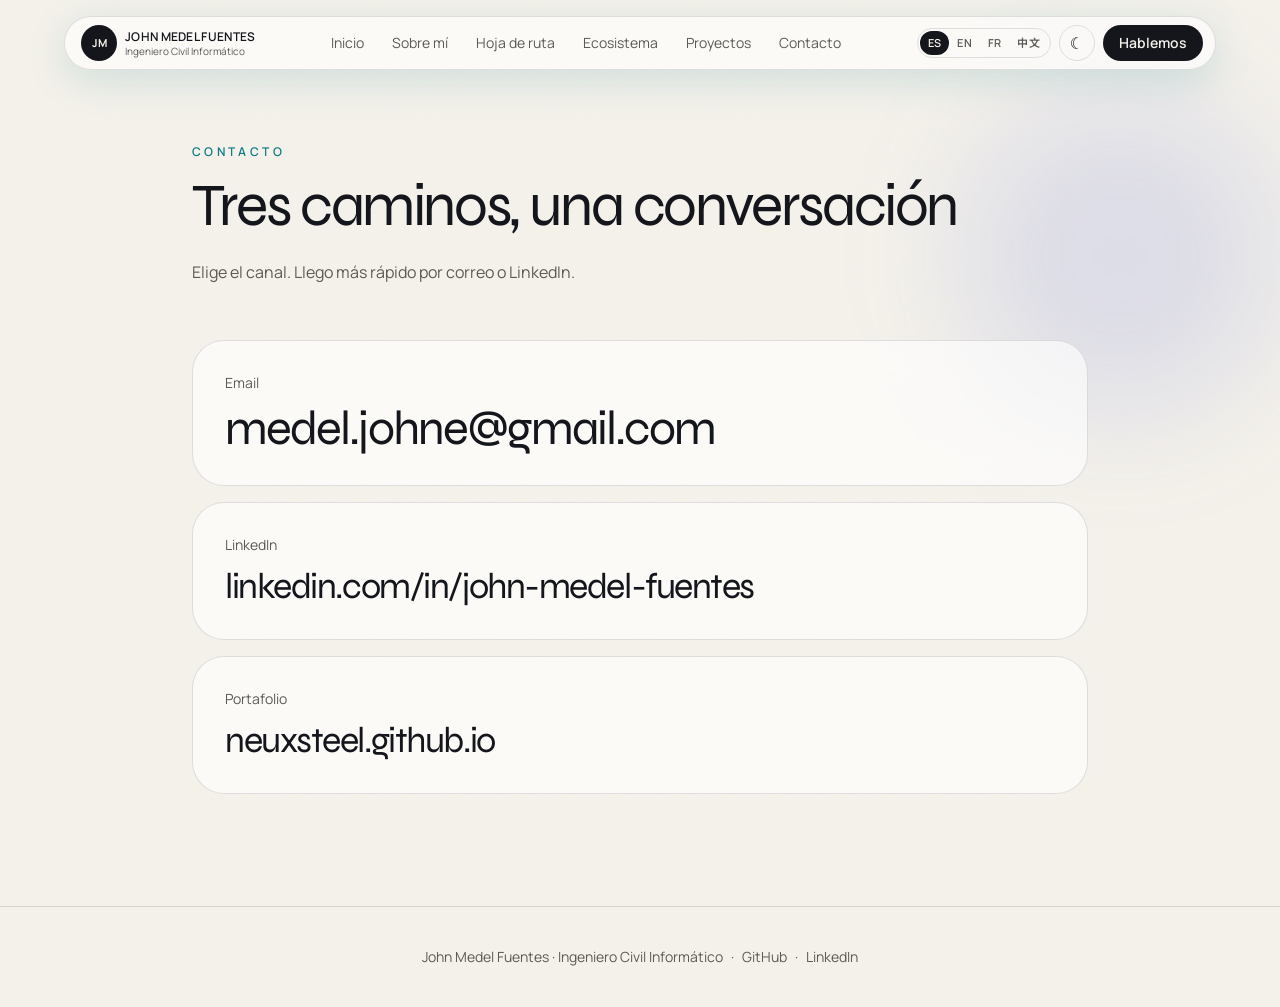
<file: contact/index.html>
<!DOCTYPE html><html lang="es" class="dark"><head><meta charset="utf-8"><link rel="icon" type="image/svg+xml" href="/favicon.svg"><meta name="viewport" content="width=device-width, initial-scale=1"><meta name="generator" content="Astro v7.3.2"><meta name="description" content="Ingeniero Civil Informático y desarrollador full stack. Arquitectura de software, sistemas empresariales, IA agéntica y la plataforma Quality Intelligence."><meta property="og:title" content="Contacto — John Medel"><meta property="og:description" content="Ingeniero Civil Informático y desarrollador full stack. Arquitectura de software, sistemas empresariales, IA agéntica y la plataforma Quality Intelligence."><title>Contacto — John Medel</title><link rel="preconnect" href="https://fonts.googleapis.com"><link rel="preconnect" href="https://fonts.gstatic.com" crossorigin><link href="https://fonts.googleapis.com/css2?family=Manrope:wght@400;500;600;700;800&family=Noto+Sans+SC:wght@400;600;700&family=Syne:wght@600;700;800&display=swap" rel="stylesheet"><script>
      (function () {
        try {
          var stored = localStorage.getItem('theme');
          var dark = stored
            ? stored === 'dark'
            : window.matchMedia('(prefers-color-scheme: dark)').matches;
          document.documentElement.classList.toggle('dark', dark);
          document.documentElement.classList.toggle('light', !dark);
        } catch (e) {}
      })();
    </script><link rel="stylesheet" href="/assets/Layout.4qaQ1tfX.css"></head><body><div id="root-content"><header class="fixed inset-x-0 top-0 z-50 px-4 pt-4"><div class="glass mx-auto flex max-w-6xl items-center justify-between gap-3 rounded-full px-3 py-2 shadow-[0_10px_40px_var(--glow)]"><a href="/" class="flex items-center gap-2 pl-1"><span class="grid h-9 w-9 place-items-center rounded-full bg-fg text-[11px] font-bold text-bg">JM</span><span class="hidden leading-tight sm:block"><span class="block text-xs font-semibold tracking-wide">JOHN MEDEL FUENTES</span><span class="block text-[10px] text-muted">Ingeniero Civil Informático</span></span></a><nav class="hidden items-center gap-1 lg:flex"><a href="/" class="rounded-full px-3 py-1.5 text-sm text-muted transition hover:text-fg">Inicio</a><a href="/whoami" class="rounded-full px-3 py-1.5 text-sm text-muted transition hover:text-fg">Sobre mí</a><a href="/#roadmap" class="rounded-full px-3 py-1.5 text-sm text-muted transition hover:text-fg">Hoja de ruta</a><a href="/#stack" class="rounded-full px-3 py-1.5 text-sm text-muted transition hover:text-fg">Ecosistema</a><a href="/#projects" class="rounded-full px-3 py-1.5 text-sm text-muted transition hover:text-fg">Proyectos</a><a href="/contact" class="rounded-full px-3 py-1.5 text-sm text-muted transition hover:text-fg">Contacto</a></nav><div class="flex items-center gap-2"><style>astro-island,astro-slot,astro-static-slot{display:contents}</style><script>(()=>{var e=async t=>{await(await t())()};(self.Astro||(self.Astro={})).load=e;window.dispatchEvent(new Event("astro:load"));})();</script><script>(()=>{var g=Object.defineProperty;var w=(a,s,c)=>s in a?g(a,s,{enumerable:!0,configurable:!0,writable:!0,value:c}):a[s]=c;var l=(a,s,c)=>w(a,typeof s!="symbol"?s+"":s,c);var E=new Set(["__proto__","constructor","prototype"]);{let a={0:t=>y(t),1:t=>c(t),2:t=>new RegExp(t),3:t=>new Date(t),4:t=>new Map(c(t)),5:t=>new Set(c(t)),6:t=>BigInt(t),7:t=>new URL(t),8:t=>new Uint8Array(t),9:t=>new Uint16Array(t),10:t=>new Uint32Array(t),11:t=>Number.POSITIVE_INFINITY*t},s=t=>{let[p,e]=t;return p in a?a[p](e):void 0},c=t=>t.map(s),y=t=>typeof t!="object"||t===null?t:Object.fromEntries(Object.entries(t).map(([p,e])=>[p,s(e)]));class f extends HTMLElement{constructor(){super(...arguments);l(this,"Component");l(this,"hydrator");l(this,"hydrate",async()=>{var b;if(!this.hydrator||!this.isConnected)return;let e=(b=this.parentElement)==null?void 0:b.closest("astro-island[ssr]");if(e){e.addEventListener("astro:hydrate",this.hydrate,{once:!0});return}let r=this.querySelectorAll("astro-slot"),n={},d=this.querySelectorAll("template[data-astro-template]");for(let o of d){let i=o.closest(this.tagName);i!=null&&i.isSameNode(this)&&(n[o.getAttribute("data-astro-template")||"default"]=o.innerHTML,o.remove())}for(let o of r){let i=o.closest(this.tagName);i!=null&&i.isSameNode(this)&&(n[o.getAttribute("name")||"default"]=o.innerHTML)}let u;try{u=this.hasAttribute("props")?y(JSON.parse(this.getAttribute("props"))):{}}catch(o){let i=this.getAttribute("component-url")||"<unknown>",v=this.getAttribute("component-export");throw v&&(i+=` (export ${v})`),console.error(`[hydrate] Error parsing props for component ${i}`,this.getAttribute("props"),o),o}let h;await this.hydrator(this)(this.Component,u,n,{client:this.getAttribute("client")}),this.removeAttribute("ssr"),this.dispatchEvent(new CustomEvent("astro:hydrate"))});l(this,"unmount",()=>{this.isConnected||this.dispatchEvent(new CustomEvent("astro:unmount"))})}disconnectedCallback(){document.removeEventListener("astro:after-swap",this.unmount),document.addEventListener("astro:after-swap",this.unmount,{once:!0})}connectedCallback(){if(!this.hasAttribute("await-children")||document.readyState==="interactive"||document.readyState==="complete")this.childrenConnectedCallback();else{let e=()=>{document.removeEventListener("DOMContentLoaded",e),r.disconnect(),this.childrenConnectedCallback()},r=new MutationObserver(()=>{var n;((n=this.lastChild)==null?void 0:n.nodeType)===Node.COMMENT_NODE&&this.lastChild.nodeValue==="astro:end"&&(this.lastChild.remove(),e())});r.observe(this,{childList:!0}),document.addEventListener("DOMContentLoaded",e)}}async childrenConnectedCallback(){let e=this.getAttribute("before-hydration-url");e&&await import(e),this.start()}getRetryImportUrl(e){let r=new URL(e,document.baseURI);return r.searchParams.set("astro-retry",Date.now().toString()),r.toString()}async importWithRetry(e){try{return await import(e)}catch(r){return await new Promise(n=>setTimeout(n,1e3)),import(this.getRetryImportUrl(e))}}handleHydrationError(e){let r=this.getAttribute("component-url"),n=new CustomEvent("astro:hydration-error",{cancelable:!0,bubbles:!0,composed:!0,detail:{error:e,componentUrl:r}});this.dispatchEvent(n)&&console.error(`[astro-island] Error hydrating ${r}`,e)}async start(){let e=JSON.parse(this.getAttribute("opts")),r=this.getAttribute("client");if(Astro[r]===void 0){window.addEventListener(`astro:${r}`,()=>this.start(),{once:!0});return}try{await Astro[r](async()=>{let n=this.getAttribute("renderer-url");try{let[d,{default:u}]=await Promise.all([this.importWithRetry(this.getAttribute("component-url")),n?this.importWithRetry(n):Promise.resolve({default:()=>()=>{}})]),h=this.getAttribute("component-export")||"default";if(h.includes(".")){this.Component=d;for(let m of h.split(".")){if(E.has(m)||!this.Component||typeof this.Component!="object"&&typeof this.Component!="function"||!Object.hasOwn(this.Component,m))throw new Error(`Invalid component export path: ${h}`);this.Component=this.Component[m]}}else{if(E.has(h))throw new Error(`Invalid component export path: ${h}`);this.Component=d[h]}return this.hydrator=u,this.hydrate}catch(d){return this.handleHydrationError(d),()=>{}}},e,this)}catch(n){this.handleHydrationError(n)}}attributeChangedCallback(){this.hydrate()}}l(f,"observedAttributes",["props"]),customElements.get("astro-island")||customElements.define("astro-island",f)}})();</script><astro-island uid="25cc2m" prefix="r1" component-url="/assets/Controls.C56ekiMT.js" component-export="default" renderer-url="/assets/client.Buyw3Q1S.js" props="{&quot;lang&quot;:[0,&quot;es&quot;],&quot;localeHrefs&quot;:[0,{&quot;es&quot;:[0,&quot;/contact&quot;],&quot;en&quot;:[0,&quot;/en/contact&quot;],&quot;fr&quot;:[0,&quot;/fr/contact&quot;],&quot;zh&quot;:[0,&quot;/zh/contact&quot;]}]}" ssr client="load" opts="{&quot;name&quot;:&quot;Controls&quot;,&quot;value&quot;:true}" await-children><div class="flex items-center gap-1"><div class="flex rounded-full border border-line p-0.5"><a href="/contact" hrefLang="es" class="rounded-full px-2 py-1 text-[11px] font-semibold tracking-wide transition bg-fg text-bg">ES</a><a href="/en/contact" hrefLang="en" class="rounded-full px-2 py-1 text-[11px] font-semibold tracking-wide transition text-muted hover:text-fg">EN</a><a href="/fr/contact" hrefLang="fr" class="rounded-full px-2 py-1 text-[11px] font-semibold tracking-wide transition text-muted hover:text-fg">FR</a><a href="/zh/contact" hrefLang="zh-CN" class="rounded-full px-2 py-1 text-[11px] font-semibold tracking-wide transition text-muted hover:text-fg">中文</a></div><button type="button" class="ml-1 grid h-9 w-9 place-items-center rounded-full border border-line text-fg transition hover:border-accent" aria-label="Light theme">☀</button></div><!--astro:end--></astro-island><a href="/contact" class="hidden rounded-full bg-fg px-4 py-2 text-sm font-semibold text-bg sm:inline">Hablemos</a></div></div><nav class="glass mx-auto mt-2 flex max-w-6xl gap-1 overflow-x-auto rounded-full px-2 py-1 lg:hidden"><a href="/" class="shrink-0 rounded-full px-3 py-1.5 text-sm text-muted">Inicio</a><a href="/whoami" class="shrink-0 rounded-full px-3 py-1.5 text-sm text-muted">Sobre mí</a><a href="/#roadmap" class="shrink-0 rounded-full px-3 py-1.5 text-sm text-muted">Hoja de ruta</a><a href="/#stack" class="shrink-0 rounded-full px-3 py-1.5 text-sm text-muted">Ecosistema</a><a href="/#projects" class="shrink-0 rounded-full px-3 py-1.5 text-sm text-muted">Proyectos</a><a href="/contact" class="shrink-0 rounded-full px-3 py-1.5 text-sm text-muted">Contacto</a></nav></header><main class="relative overflow-hidden px-6 pb-28 pt-36"><div class="orb right-0 top-24 h-80 w-80" style="background:var(--orb-b)"></div><div class="relative mx-auto max-w-4xl"><p class="text-xs font-semibold uppercase tracking-[0.28em] text-accent">Contacto</p><h1 class="display mt-4 text-4xl sm:text-6xl">Tres caminos, una conversación</h1><p class="mt-6 max-w-xl text-muted">Elige el canal. Llego más rápido por correo o LinkedIn.</p><div class="mt-14 space-y-4"><a class="glass block rounded-[2rem] p-8 transition hover:border-accent" href="mailto:medel.johne@gmail.com"><p class="text-sm text-muted">Email</p><p class="display mt-3 break-all text-3xl sm:text-5xl">medel.johne@gmail.com</p></a><a class="glass block rounded-[2rem] p-8 transition hover:border-accent" href="https://www.linkedin.com/in/john-medel-fuentes" target="_blank" rel="noreferrer"><p class="text-sm text-muted">LinkedIn</p><p class="display mt-3 text-3xl sm:text-4xl">linkedin.com/in/john-medel-fuentes</p></a><a class="glass block rounded-[2rem] p-8 transition hover:border-accent" href="https://neuxsteel.github.io" target="_blank" rel="noreferrer"><p class="text-sm text-muted">Portafolio</p><p class="display mt-3 text-3xl sm:text-4xl">neuxsteel.github.io</p></a></div></div></main><footer class="border-t border-line px-6 py-10 text-center text-sm text-muted">John Medel Fuentes · Ingeniero Civil Informático<span class="mx-2">·</span><a class="hover:text-fg" href="https://github.com/neuxsteel">GitHub</a><span class="mx-2">·</span><a class="hover:text-fg" href="https://www.linkedin.com/in/john-medel-fuentes">LinkedIn</a></footer></div><script>
      (function () {
        var reduce = window.matchMedia('(prefers-reduced-motion: reduce)').matches;
        var ticking = false;
        function paint() {
          document.documentElement.style.setProperty('--sy', String(window.scrollY));
          ticking = false;
        }
        window.addEventListener(
          'scroll',
          function () {
            if (!ticking) {
              requestAnimationFrame(paint);
              ticking = true;
            }
          },
          { passive: true }
        );
        if (!reduce) {
          window.addEventListener(
            'pointermove',
            function (e) {
              document.documentElement.style.setProperty('--mx', String(e.clientX / innerWidth - 0.5));
              document.documentElement.style.setProperty('--my', String(e.clientY / innerHeight - 0.5));
            },
            { passive: true }
          );
        }
        paint();
      })();
    </script></body></html>
</file>
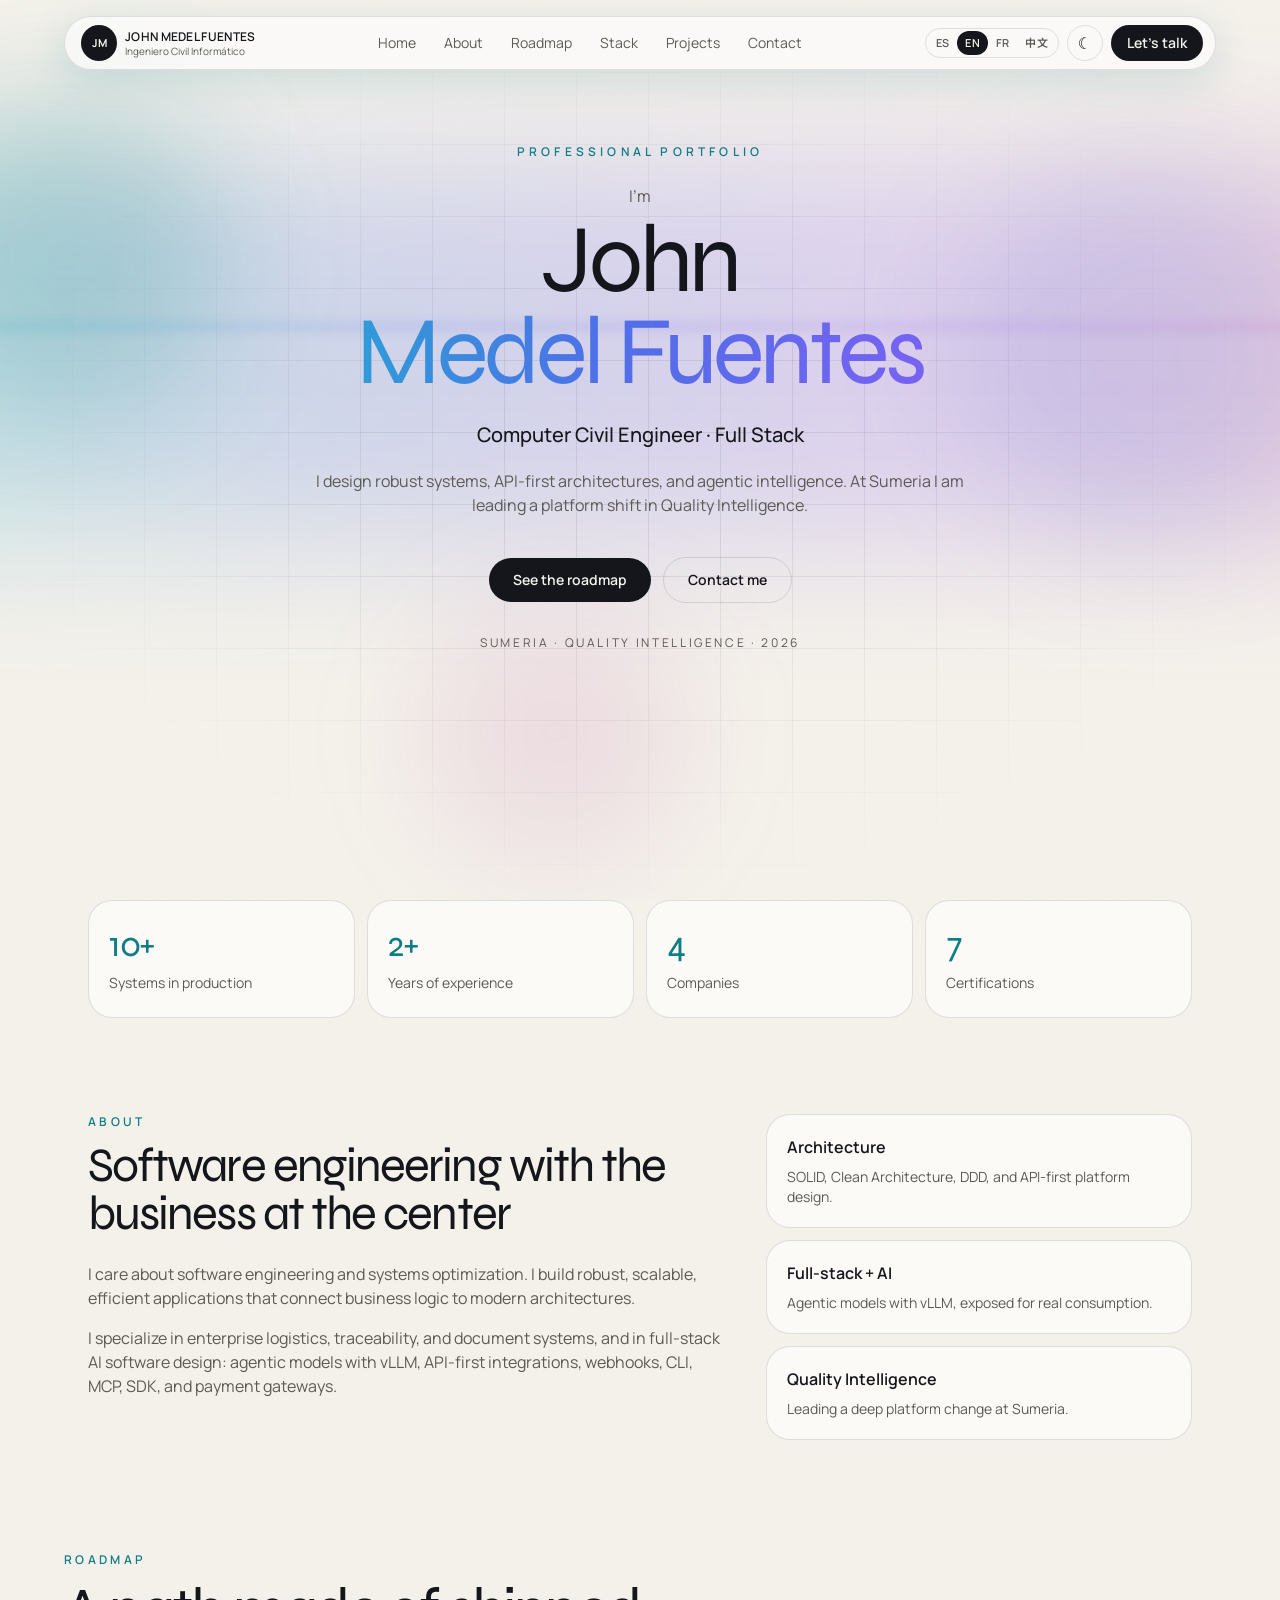
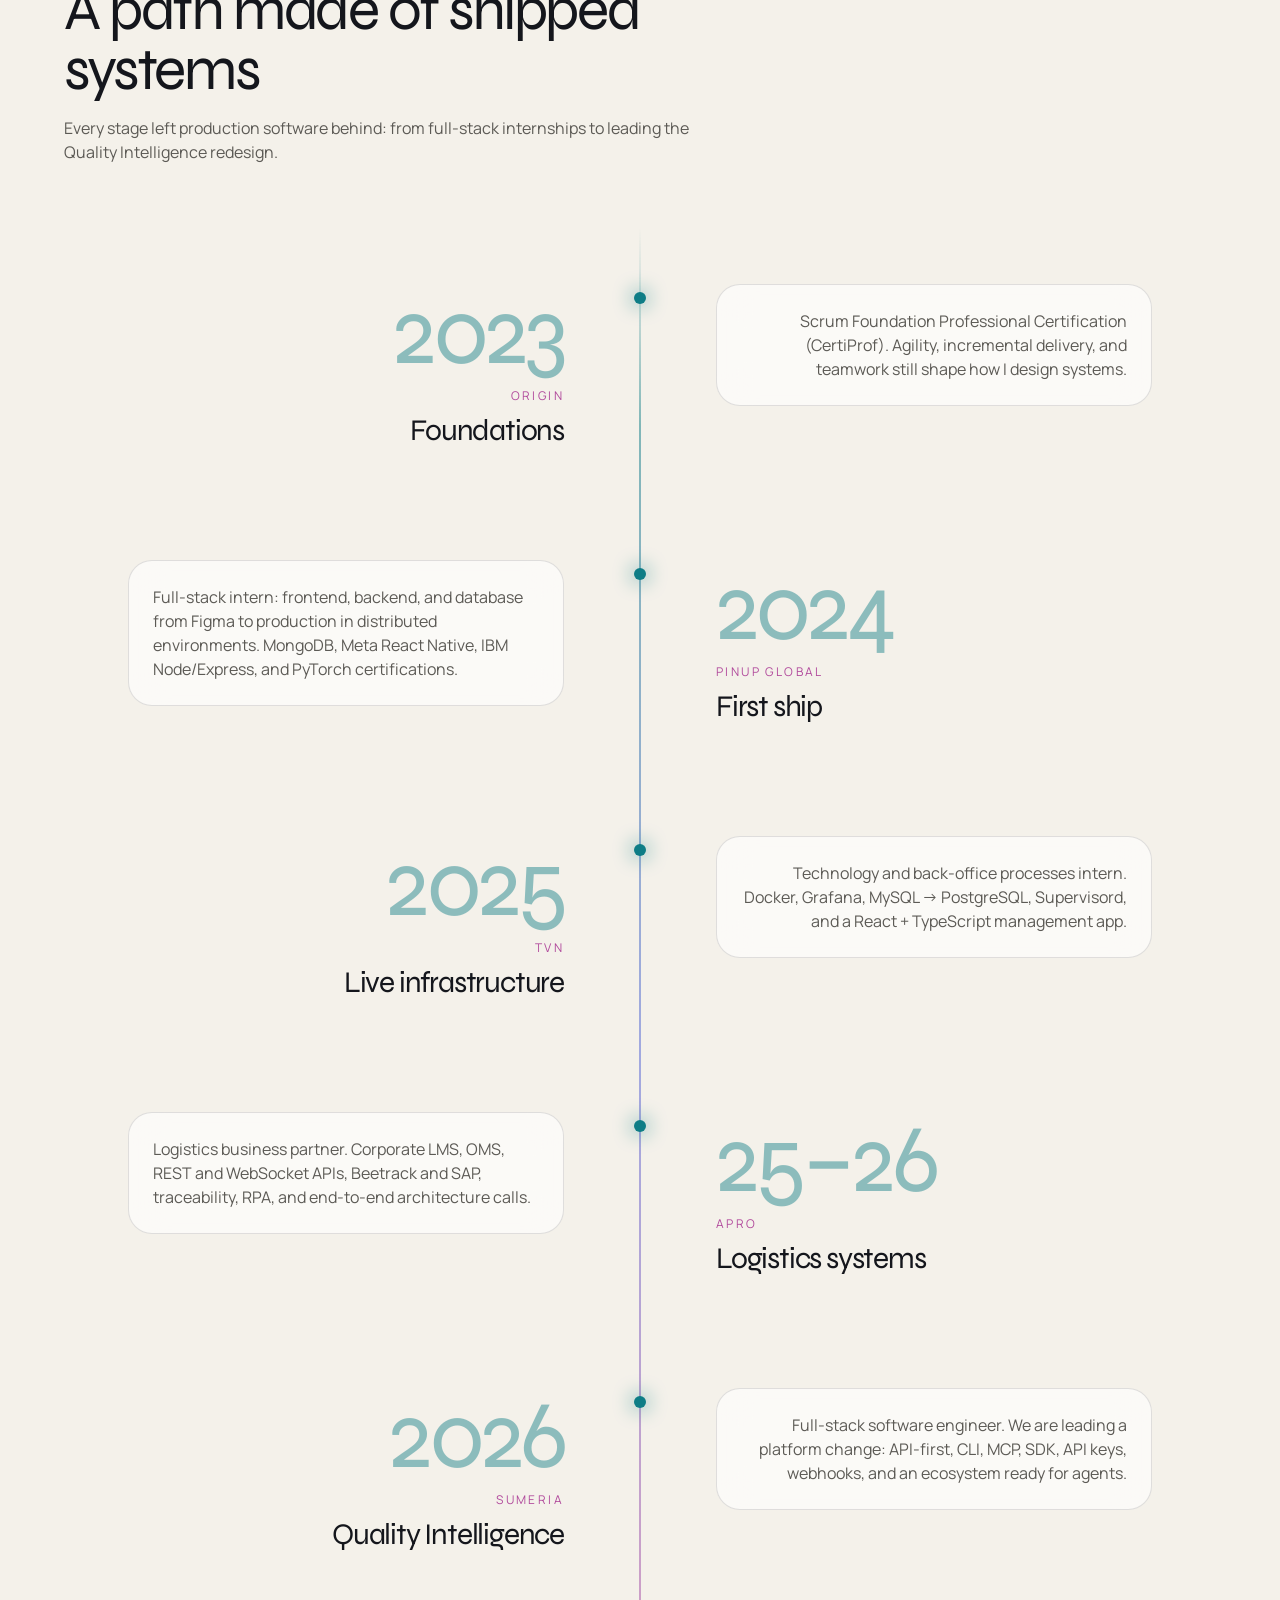
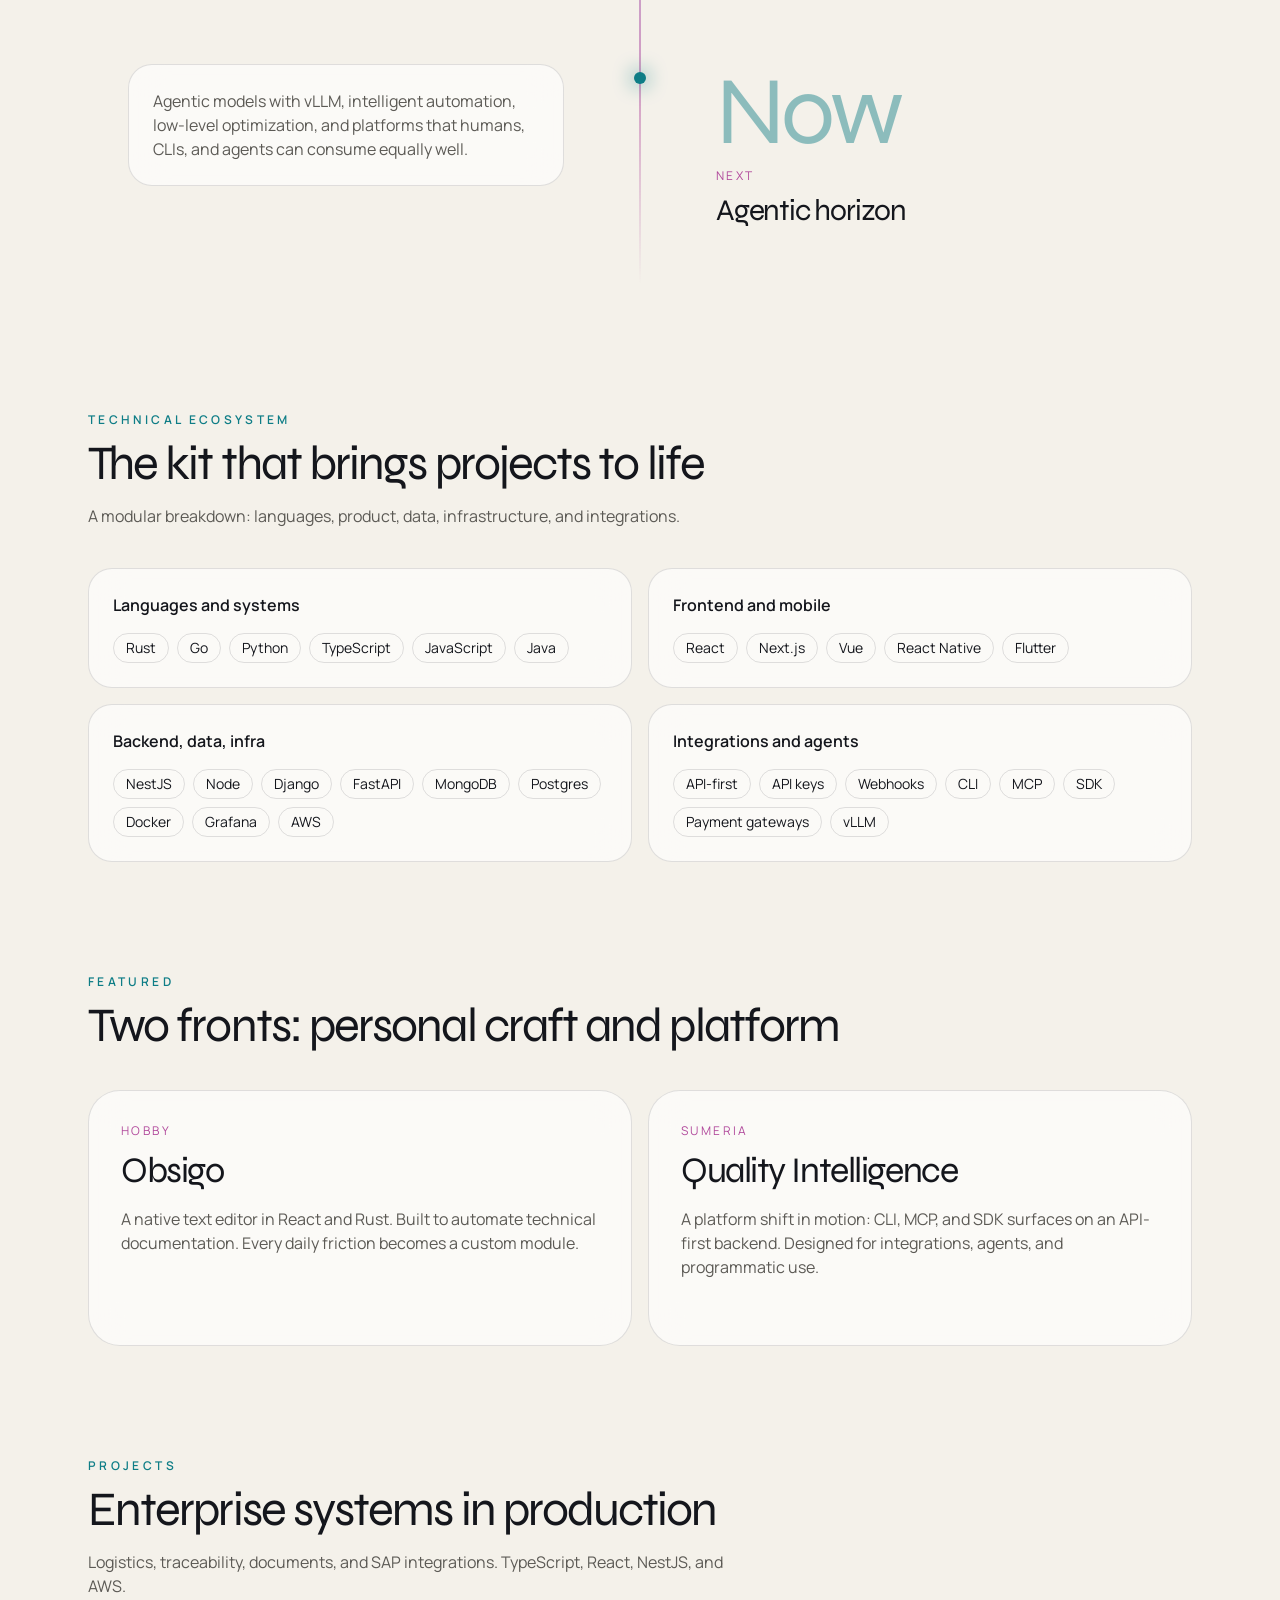
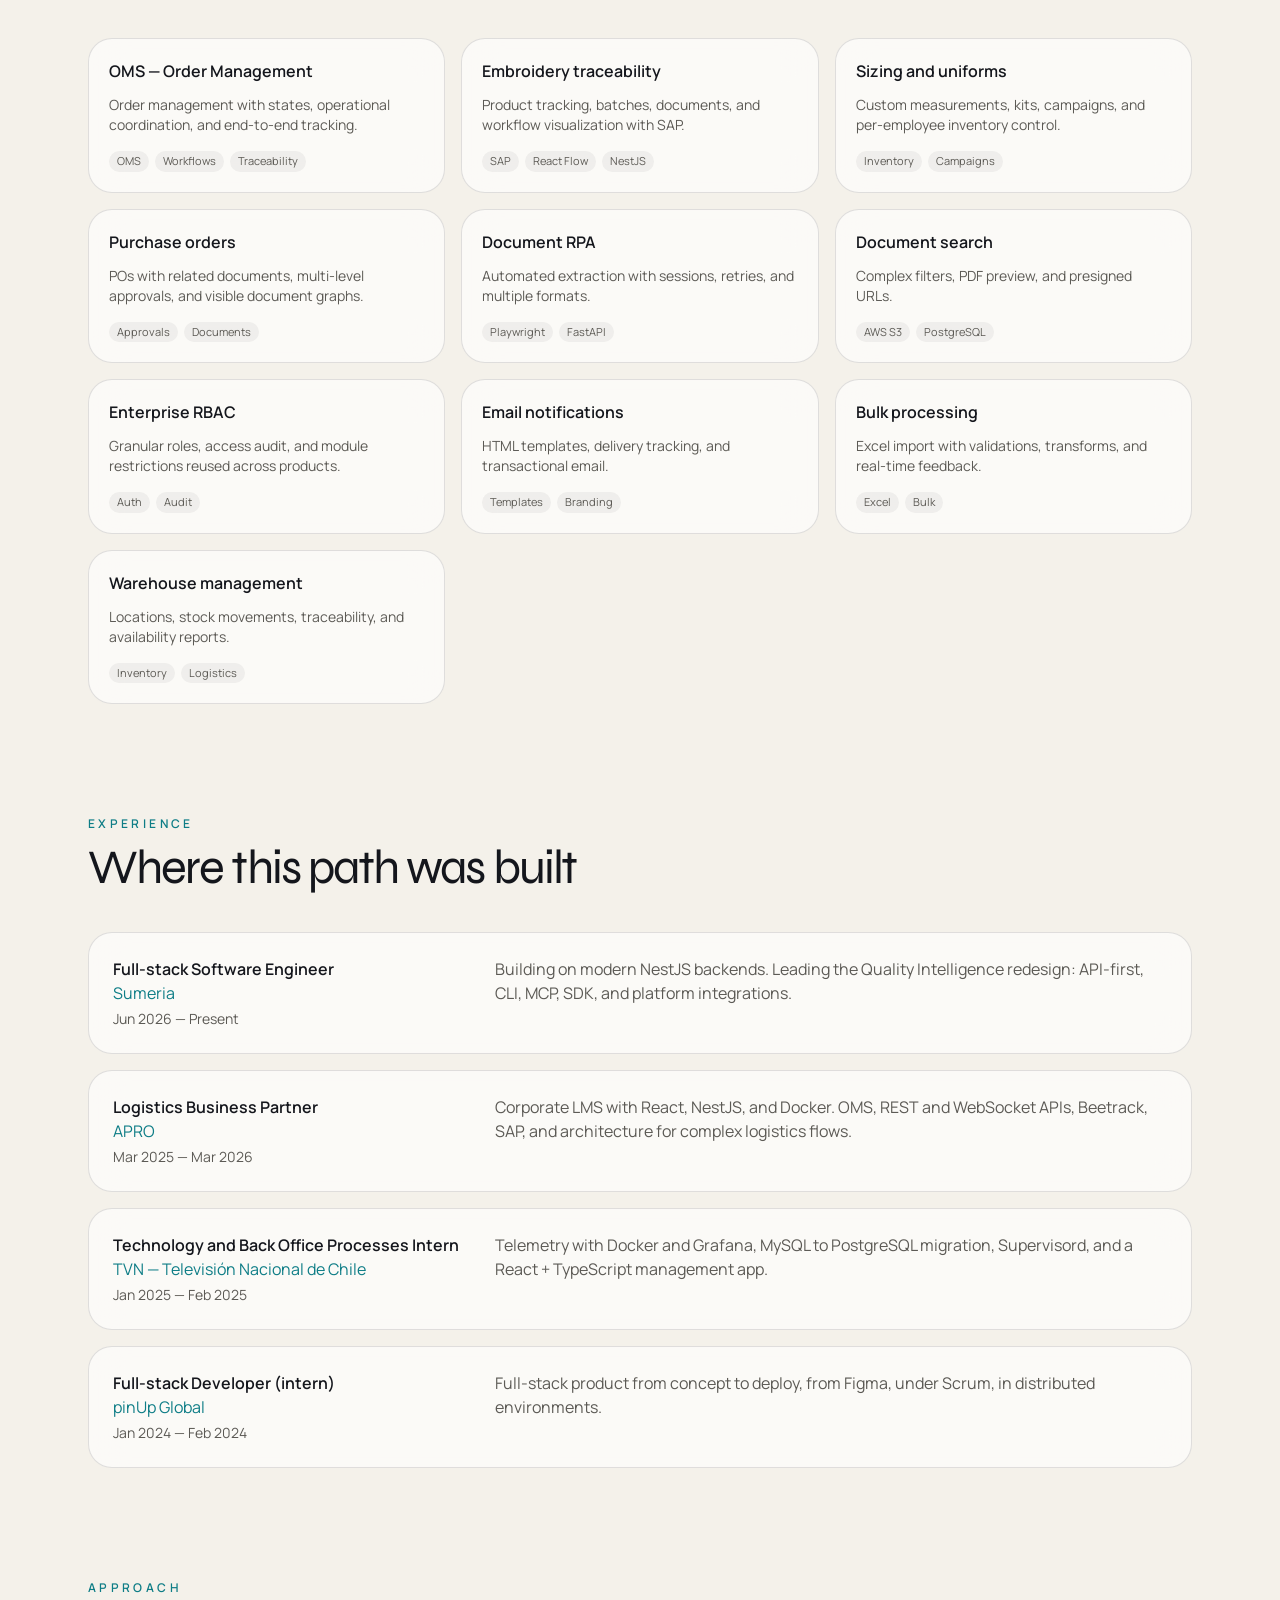
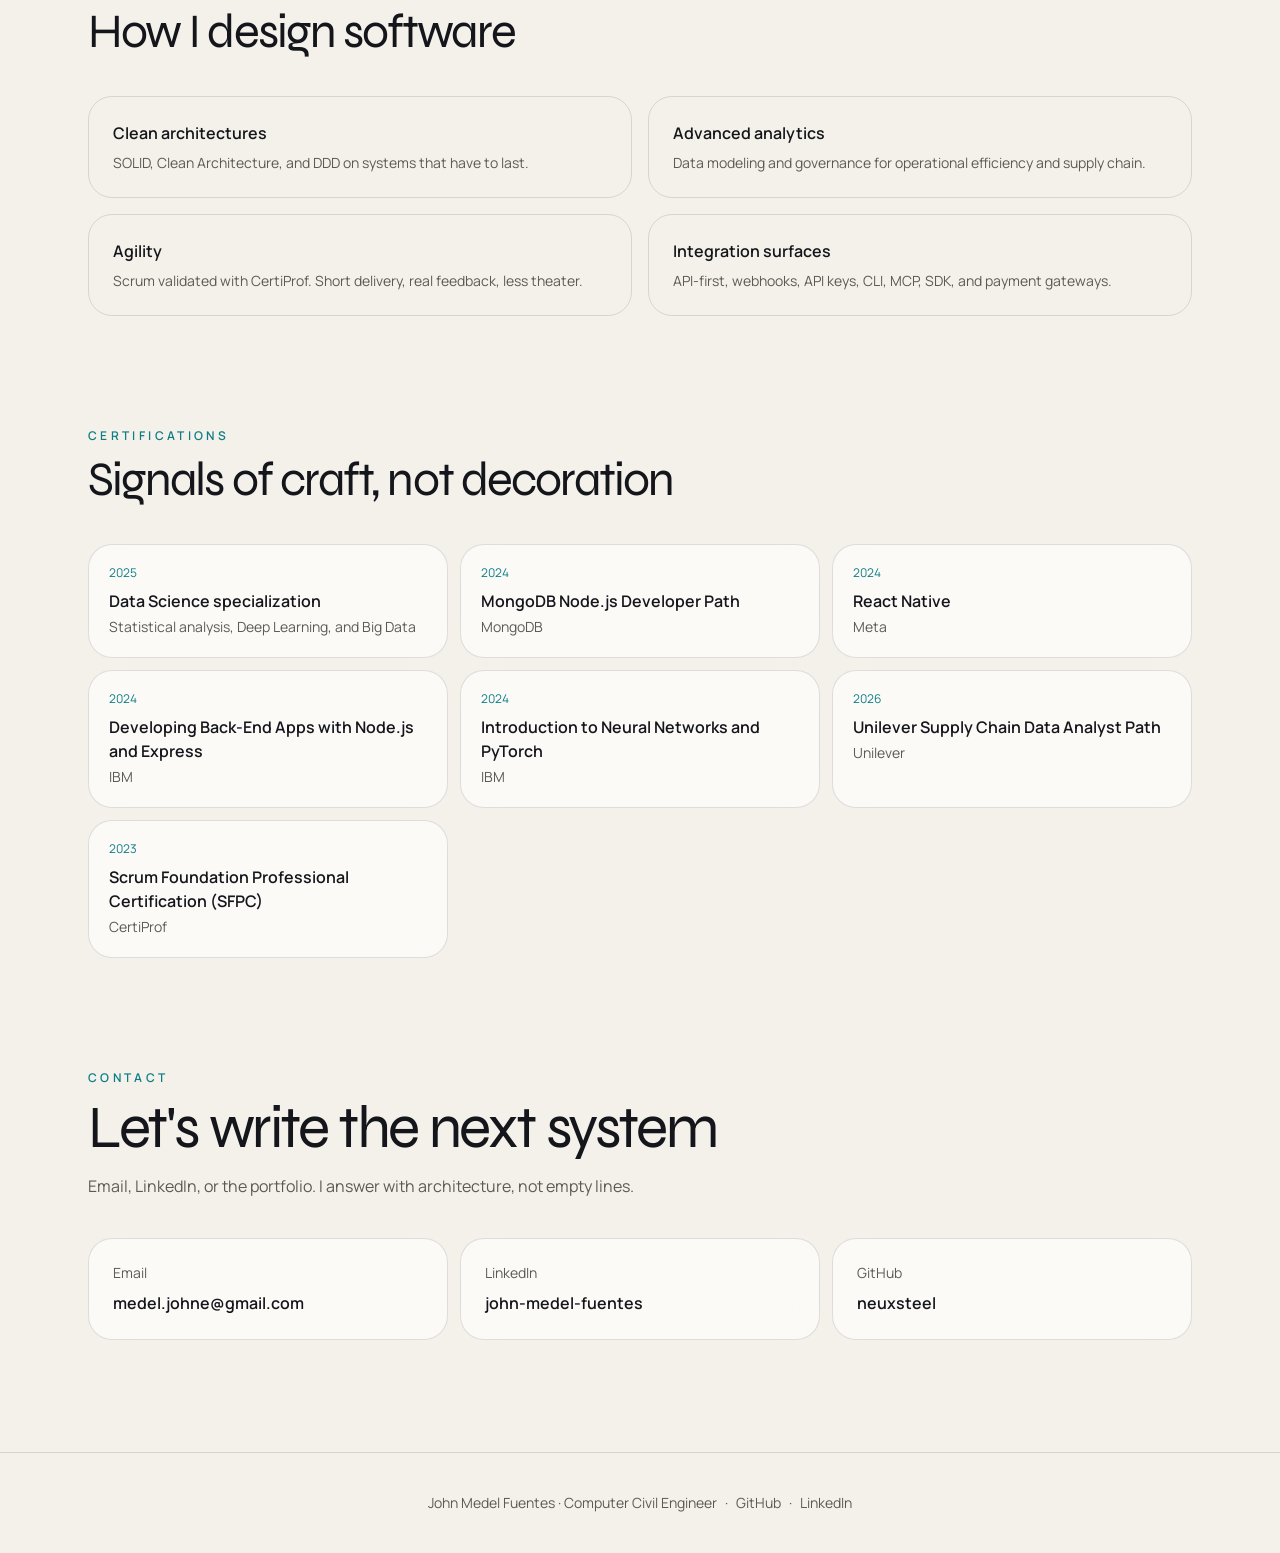
<file: en/index.html>
<!DOCTYPE html><html lang="en" class="dark"><head><meta charset="utf-8"><link rel="icon" type="image/svg+xml" href="/favicon.svg"><meta name="viewport" content="width=device-width, initial-scale=1"><meta name="generator" content="Astro v7.3.2"><meta name="description" content="Computer civil engineer and full-stack developer. Software architecture, enterprise systems, agentic AI, and the Quality Intelligence platform."><meta property="og:title" content="John Medel Fuentes — Software Engineer"><meta property="og:description" content="Computer civil engineer and full-stack developer. Software architecture, enterprise systems, agentic AI, and the Quality Intelligence platform."><title>John Medel Fuentes — Software Engineer</title><link rel="preconnect" href="https://fonts.googleapis.com"><link rel="preconnect" href="https://fonts.gstatic.com" crossorigin><link href="https://fonts.googleapis.com/css2?family=Manrope:wght@400;500;600;700;800&family=Noto+Sans+SC:wght@400;600;700&family=Syne:wght@600;700;800&display=swap" rel="stylesheet"><script>
      (function () {
        try {
          var stored = localStorage.getItem('theme');
          var dark = stored
            ? stored === 'dark'
            : window.matchMedia('(prefers-color-scheme: dark)').matches;
          document.documentElement.classList.toggle('dark', dark);
          document.documentElement.classList.toggle('light', !dark);
        } catch (e) {}
      })();
    </script><link rel="stylesheet" href="/assets/Layout.4qaQ1tfX.css"></head><body><div id="root-content"><header class="fixed inset-x-0 top-0 z-50 px-4 pt-4"><div class="glass mx-auto flex max-w-6xl items-center justify-between gap-3 rounded-full px-3 py-2 shadow-[0_10px_40px_var(--glow)]"><a href="/en" class="flex items-center gap-2 pl-1"><span class="grid h-9 w-9 place-items-center rounded-full bg-fg text-[11px] font-bold text-bg">JM</span><span class="hidden leading-tight sm:block"><span class="block text-xs font-semibold tracking-wide">JOHN MEDEL FUENTES</span><span class="block text-[10px] text-muted">Ingeniero Civil Informático</span></span></a><nav class="hidden items-center gap-1 lg:flex"><a href="/en" class="rounded-full px-3 py-1.5 text-sm text-muted transition hover:text-fg">Home</a><a href="/en/whoami" class="rounded-full px-3 py-1.5 text-sm text-muted transition hover:text-fg">About</a><a href="/en#roadmap" class="rounded-full px-3 py-1.5 text-sm text-muted transition hover:text-fg">Roadmap</a><a href="/en#stack" class="rounded-full px-3 py-1.5 text-sm text-muted transition hover:text-fg">Stack</a><a href="/en#projects" class="rounded-full px-3 py-1.5 text-sm text-muted transition hover:text-fg">Projects</a><a href="/en/contact" class="rounded-full px-3 py-1.5 text-sm text-muted transition hover:text-fg">Contact</a></nav><div class="flex items-center gap-2"><style>astro-island,astro-slot,astro-static-slot{display:contents}</style><script>(()=>{var e=async t=>{await(await t())()};(self.Astro||(self.Astro={})).load=e;window.dispatchEvent(new Event("astro:load"));})();</script><script>(()=>{var g=Object.defineProperty;var w=(a,s,c)=>s in a?g(a,s,{enumerable:!0,configurable:!0,writable:!0,value:c}):a[s]=c;var l=(a,s,c)=>w(a,typeof s!="symbol"?s+"":s,c);var E=new Set(["__proto__","constructor","prototype"]);{let a={0:t=>y(t),1:t=>c(t),2:t=>new RegExp(t),3:t=>new Date(t),4:t=>new Map(c(t)),5:t=>new Set(c(t)),6:t=>BigInt(t),7:t=>new URL(t),8:t=>new Uint8Array(t),9:t=>new Uint16Array(t),10:t=>new Uint32Array(t),11:t=>Number.POSITIVE_INFINITY*t},s=t=>{let[p,e]=t;return p in a?a[p](e):void 0},c=t=>t.map(s),y=t=>typeof t!="object"||t===null?t:Object.fromEntries(Object.entries(t).map(([p,e])=>[p,s(e)]));class f extends HTMLElement{constructor(){super(...arguments);l(this,"Component");l(this,"hydrator");l(this,"hydrate",async()=>{var b;if(!this.hydrator||!this.isConnected)return;let e=(b=this.parentElement)==null?void 0:b.closest("astro-island[ssr]");if(e){e.addEventListener("astro:hydrate",this.hydrate,{once:!0});return}let r=this.querySelectorAll("astro-slot"),n={},d=this.querySelectorAll("template[data-astro-template]");for(let o of d){let i=o.closest(this.tagName);i!=null&&i.isSameNode(this)&&(n[o.getAttribute("data-astro-template")||"default"]=o.innerHTML,o.remove())}for(let o of r){let i=o.closest(this.tagName);i!=null&&i.isSameNode(this)&&(n[o.getAttribute("name")||"default"]=o.innerHTML)}let u;try{u=this.hasAttribute("props")?y(JSON.parse(this.getAttribute("props"))):{}}catch(o){let i=this.getAttribute("component-url")||"<unknown>",v=this.getAttribute("component-export");throw v&&(i+=` (export ${v})`),console.error(`[hydrate] Error parsing props for component ${i}`,this.getAttribute("props"),o),o}let h;await this.hydrator(this)(this.Component,u,n,{client:this.getAttribute("client")}),this.removeAttribute("ssr"),this.dispatchEvent(new CustomEvent("astro:hydrate"))});l(this,"unmount",()=>{this.isConnected||this.dispatchEvent(new CustomEvent("astro:unmount"))})}disconnectedCallback(){document.removeEventListener("astro:after-swap",this.unmount),document.addEventListener("astro:after-swap",this.unmount,{once:!0})}connectedCallback(){if(!this.hasAttribute("await-children")||document.readyState==="interactive"||document.readyState==="complete")this.childrenConnectedCallback();else{let e=()=>{document.removeEventListener("DOMContentLoaded",e),r.disconnect(),this.childrenConnectedCallback()},r=new MutationObserver(()=>{var n;((n=this.lastChild)==null?void 0:n.nodeType)===Node.COMMENT_NODE&&this.lastChild.nodeValue==="astro:end"&&(this.lastChild.remove(),e())});r.observe(this,{childList:!0}),document.addEventListener("DOMContentLoaded",e)}}async childrenConnectedCallback(){let e=this.getAttribute("before-hydration-url");e&&await import(e),this.start()}getRetryImportUrl(e){let r=new URL(e,document.baseURI);return r.searchParams.set("astro-retry",Date.now().toString()),r.toString()}async importWithRetry(e){try{return await import(e)}catch(r){return await new Promise(n=>setTimeout(n,1e3)),import(this.getRetryImportUrl(e))}}handleHydrationError(e){let r=this.getAttribute("component-url"),n=new CustomEvent("astro:hydration-error",{cancelable:!0,bubbles:!0,composed:!0,detail:{error:e,componentUrl:r}});this.dispatchEvent(n)&&console.error(`[astro-island] Error hydrating ${r}`,e)}async start(){let e=JSON.parse(this.getAttribute("opts")),r=this.getAttribute("client");if(Astro[r]===void 0){window.addEventListener(`astro:${r}`,()=>this.start(),{once:!0});return}try{await Astro[r](async()=>{let n=this.getAttribute("renderer-url");try{let[d,{default:u}]=await Promise.all([this.importWithRetry(this.getAttribute("component-url")),n?this.importWithRetry(n):Promise.resolve({default:()=>()=>{}})]),h=this.getAttribute("component-export")||"default";if(h.includes(".")){this.Component=d;for(let m of h.split(".")){if(E.has(m)||!this.Component||typeof this.Component!="object"&&typeof this.Component!="function"||!Object.hasOwn(this.Component,m))throw new Error(`Invalid component export path: ${h}`);this.Component=this.Component[m]}}else{if(E.has(h))throw new Error(`Invalid component export path: ${h}`);this.Component=d[h]}return this.hydrator=u,this.hydrate}catch(d){return this.handleHydrationError(d),()=>{}}},e,this)}catch(n){this.handleHydrationError(n)}}attributeChangedCallback(){this.hydrate()}}l(f,"observedAttributes",["props"]),customElements.get("astro-island")||customElements.define("astro-island",f)}})();</script><astro-island uid="1PMyE0" prefix="r1" component-url="/assets/Controls.C56ekiMT.js" component-export="default" renderer-url="/assets/client.Buyw3Q1S.js" props="{&quot;lang&quot;:[0,&quot;en&quot;],&quot;localeHrefs&quot;:[0,{&quot;es&quot;:[0,&quot;/&quot;],&quot;en&quot;:[0,&quot;/en&quot;],&quot;fr&quot;:[0,&quot;/fr&quot;],&quot;zh&quot;:[0,&quot;/zh&quot;]}]}" ssr client="load" opts="{&quot;name&quot;:&quot;Controls&quot;,&quot;value&quot;:true}" await-children><div class="flex items-center gap-1"><div class="flex rounded-full border border-line p-0.5"><a href="/" hrefLang="es" class="rounded-full px-2 py-1 text-[11px] font-semibold tracking-wide transition text-muted hover:text-fg">ES</a><a href="/en" hrefLang="en" class="rounded-full px-2 py-1 text-[11px] font-semibold tracking-wide transition bg-fg text-bg">EN</a><a href="/fr" hrefLang="fr" class="rounded-full px-2 py-1 text-[11px] font-semibold tracking-wide transition text-muted hover:text-fg">FR</a><a href="/zh" hrefLang="zh-CN" class="rounded-full px-2 py-1 text-[11px] font-semibold tracking-wide transition text-muted hover:text-fg">中文</a></div><button type="button" class="ml-1 grid h-9 w-9 place-items-center rounded-full border border-line text-fg transition hover:border-accent" aria-label="Light theme">☀</button></div><!--astro:end--></astro-island><a href="/en/contact" class="hidden rounded-full bg-fg px-4 py-2 text-sm font-semibold text-bg sm:inline">Let&#39;s talk</a></div></div><nav class="glass mx-auto mt-2 flex max-w-6xl gap-1 overflow-x-auto rounded-full px-2 py-1 lg:hidden"><a href="/en" class="shrink-0 rounded-full px-3 py-1.5 text-sm text-muted">Home</a><a href="/en/whoami" class="shrink-0 rounded-full px-3 py-1.5 text-sm text-muted">About</a><a href="/en#roadmap" class="shrink-0 rounded-full px-3 py-1.5 text-sm text-muted">Roadmap</a><a href="/en#stack" class="shrink-0 rounded-full px-3 py-1.5 text-sm text-muted">Stack</a><a href="/en#projects" class="shrink-0 rounded-full px-3 py-1.5 text-sm text-muted">Projects</a><a href="/en/contact" class="shrink-0 rounded-full px-3 py-1.5 text-sm text-muted">Contact</a></nav></header><main><section class="relative isolate min-h-[100svh] overflow-hidden px-6 pb-24 pt-36"><div class="hero-aurora plx" style="--plx:0.22"></div><div class="hero-ribbon plx" style="--plx:0.16"></div><div class="orb orb-float -left-24 top-24 h-80 w-80 plx" style="background:var(--orb-a);--plx:0.28;animation-delay:-4s"></div><div class="orb orb-float right-[-4rem] top-40 h-96 w-96 plx" style="background:var(--orb-b);--plx:0.42;animation-duration:22s;animation-delay:-9s"></div><div class="orb orb-float bottom-10 left-1/3 h-64 w-64 plx" style="background:var(--orb-c);--plx:0.18;animation-duration:26s;animation-delay:-14s"></div><div class="grid-fade pointer-events-none absolute inset-0 opacity-70 plx" style="--plx:-0.08"></div><div class="relative mx-auto max-w-5xl text-center"><p class="plx mb-6 text-xs font-semibold uppercase tracking-[0.35em] text-accent" style="--plx:0.1">Professional portfolio</p><p class="plx text-muted" style="--plx:0.06">I&#39;m</p><h1 class="display mt-2 text-5xl leading-[0.92] sm:text-7xl lg:text-8xl"><span class="plx inline-block text-fg" style="--plx:0.08">John</span><span class="spectrum plx mt-1 block" style="--plx:0.14">Medel Fuentes</span></h1><p class="plx mt-6 text-lg font-medium sm:text-xl" style="--plx:0.05">Computer Civil Engineer · Full Stack</p><p class="plx mx-auto mt-5 max-w-2xl text-pretty text-muted" style="--plx:0.04">I design robust systems, API-first architectures, and agentic intelligence. At Sumeria I am leading a platform shift in Quality Intelligence.</p><div class="plx mt-10 flex flex-wrap items-center justify-center gap-3" style="--plx:0.03"><a href="#roadmap" class="rounded-full bg-fg px-6 py-3 text-sm font-semibold text-bg">See the roadmap</a><a href="/en/contact" class="rounded-full border border-line px-6 py-3 text-sm font-semibold">Contact me</a></div><p class="plx mt-8 text-xs uppercase tracking-[0.22em] text-muted" style="--plx:0.02">Sumeria · Quality Intelligence · 2026</p></div></section><section class="mx-auto grid max-w-6xl grid-cols-2 gap-3 px-6 pb-24 md:grid-cols-4"><article class="glass rounded-3xl px-5 py-6"><p class="display text-4xl text-accent">10+</p><p class="mt-2 text-sm text-muted">Systems in production</p></article><article class="glass rounded-3xl px-5 py-6"><p class="display text-4xl text-accent">2+</p><p class="mt-2 text-sm text-muted">Years of experience</p></article><article class="glass rounded-3xl px-5 py-6"><p class="display text-4xl text-accent">4</p><p class="mt-2 text-sm text-muted">Companies</p></article><article class="glass rounded-3xl px-5 py-6"><p class="display text-4xl text-accent">7</p><p class="mt-2 text-sm text-muted">Certifications</p></article></section><section id="about" class="mx-auto grid max-w-6xl gap-10 px-6 pb-28 lg:grid-cols-[1.2fr_0.8fr]"><div><p class="text-xs font-semibold uppercase tracking-[0.28em] text-accent">About</p><h2 class="display mt-3 text-4xl sm:text-5xl">Software engineering with the business at the center</h2><p class="mt-6 text-pretty text-muted">I care about software engineering and systems optimization. I build robust, scalable, efficient applications that connect business logic to modern architectures.</p><p class="mt-4 text-pretty text-muted">I specialize in enterprise logistics, traceability, and document systems, and in full-stack AI software design: agentic models with vLLM, API-first integrations, webhooks, CLI, MCP, SDK, and payment gateways.</p></div><div class="space-y-3"><article class="glass rounded-3xl p-5"><h3 class="font-semibold">Architecture</h3><p class="mt-2 text-sm text-muted">SOLID, Clean Architecture, DDD, and API-first platform design.</p></article><article class="glass rounded-3xl p-5"><h3 class="font-semibold">Full-stack + AI</h3><p class="mt-2 text-sm text-muted">Agentic models with vLLM, exposed for real consumption.</p></article><article class="glass rounded-3xl p-5"><h3 class="font-semibold">Quality Intelligence</h3><p class="mt-2 text-sm text-muted">Leading a deep platform change at Sumeria.</p></article></div></section><section id="roadmap" class="relative scroll-mt-32 px-6 pb-32"><div class="mx-auto max-w-6xl"><p class="text-xs font-semibold uppercase tracking-[0.28em] text-accent">Roadmap</p><h2 class="display mt-3 max-w-3xl text-4xl sm:text-6xl">A path made of shipped systems</h2><p class="mt-4 max-w-2xl text-muted">Every stage left production software behind: from full-stack internships to leading the Quality Intelligence redesign.</p></div><div class="relative mx-auto mt-16 max-w-5xl"><div class="beam pointer-events-none absolute left-4 top-0 h-full w-px xl:left-1/2 xl:-translate-x-1/2"></div><article class="relative grid gap-6 py-14 xl:grid-cols-2 xl:text-right"><div class="pl-12 xl:pl-0 xl:pr-16"><p class="display text-5xl text-accent/45 sm:text-6xl xl:text-8xl">2023</p><p class="mt-2 text-xs uppercase tracking-[0.2em] text-accent-2">Origin</p><h3 class="display mt-2 text-3xl">Foundations</h3></div><div class="relative z-10 pl-12 xl:pl-0 xl:pl-16"><div class="glass rounded-3xl p-6"><p class="text-muted">Scrum Foundation Professional Certification (CertiProf). Agility, incremental delivery, and teamwork still shape how I design systems.</p></div></div><span class="absolute left-[0.65rem] top-16 h-3 w-3 rounded-full bg-accent shadow-[0_0_20px_var(--accent)] xl:left-1/2 xl:-translate-x-1/2"></span></article><article class="relative grid gap-6 py-14 xl:grid-cols-2 xl:text-left"><div class="pl-12 xl:pl-0 xl:order-2 xl:pl-16"><p class="display text-5xl text-accent/45 sm:text-6xl xl:text-8xl">2024</p><p class="mt-2 text-xs uppercase tracking-[0.2em] text-accent-2">pinUp Global</p><h3 class="display mt-2 text-3xl">First ship</h3></div><div class="relative z-10 pl-12 xl:pl-0 xl:order-1 xl:pr-16"><div class="glass rounded-3xl p-6"><p class="text-muted">Full-stack intern: frontend, backend, and database from Figma to production in distributed environments. MongoDB, Meta React Native, IBM Node/Express, and PyTorch certifications.</p></div></div><span class="absolute left-[0.65rem] top-16 h-3 w-3 rounded-full bg-accent shadow-[0_0_20px_var(--accent)] xl:left-1/2 xl:-translate-x-1/2"></span></article><article class="relative grid gap-6 py-14 xl:grid-cols-2 xl:text-right"><div class="pl-12 xl:pl-0 xl:pr-16"><p class="display text-5xl text-accent/45 sm:text-6xl xl:text-8xl">2025</p><p class="mt-2 text-xs uppercase tracking-[0.2em] text-accent-2">TVN</p><h3 class="display mt-2 text-3xl">Live infrastructure</h3></div><div class="relative z-10 pl-12 xl:pl-0 xl:pl-16"><div class="glass rounded-3xl p-6"><p class="text-muted">Technology and back-office processes intern. Docker, Grafana, MySQL → PostgreSQL, Supervisord, and a React + TypeScript management app.</p></div></div><span class="absolute left-[0.65rem] top-16 h-3 w-3 rounded-full bg-accent shadow-[0_0_20px_var(--accent)] xl:left-1/2 xl:-translate-x-1/2"></span></article><article class="relative grid gap-6 py-14 xl:grid-cols-2 xl:text-left"><div class="pl-12 xl:pl-0 xl:order-2 xl:pl-16"><p class="display text-5xl text-accent/45 sm:text-6xl xl:text-8xl">25–26</p><p class="mt-2 text-xs uppercase tracking-[0.2em] text-accent-2">APRO</p><h3 class="display mt-2 text-3xl">Logistics systems</h3></div><div class="relative z-10 pl-12 xl:pl-0 xl:order-1 xl:pr-16"><div class="glass rounded-3xl p-6"><p class="text-muted">Logistics business partner. Corporate LMS, OMS, REST and WebSocket APIs, Beetrack and SAP, traceability, RPA, and end-to-end architecture calls.</p></div></div><span class="absolute left-[0.65rem] top-16 h-3 w-3 rounded-full bg-accent shadow-[0_0_20px_var(--accent)] xl:left-1/2 xl:-translate-x-1/2"></span></article><article class="relative grid gap-6 py-14 xl:grid-cols-2 xl:text-right"><div class="pl-12 xl:pl-0 xl:pr-16"><p class="display text-5xl text-accent/45 sm:text-6xl xl:text-8xl">2026</p><p class="mt-2 text-xs uppercase tracking-[0.2em] text-accent-2">Sumeria</p><h3 class="display mt-2 text-3xl">Quality Intelligence</h3></div><div class="relative z-10 pl-12 xl:pl-0 xl:pl-16"><div class="glass rounded-3xl p-6"><p class="text-muted">Full-stack software engineer. We are leading a platform change: API-first, CLI, MCP, SDK, API keys, webhooks, and an ecosystem ready for agents.</p></div></div><span class="absolute left-[0.65rem] top-16 h-3 w-3 rounded-full bg-accent shadow-[0_0_20px_var(--accent)] xl:left-1/2 xl:-translate-x-1/2"></span></article><article class="relative grid gap-6 py-14 xl:grid-cols-2 xl:text-left"><div class="pl-12 xl:pl-0 xl:order-2 xl:pl-16"><p class="display text-5xl text-accent/45 sm:text-6xl xl:text-8xl">Now</p><p class="mt-2 text-xs uppercase tracking-[0.2em] text-accent-2">Next</p><h3 class="display mt-2 text-3xl">Agentic horizon</h3></div><div class="relative z-10 pl-12 xl:pl-0 xl:order-1 xl:pr-16"><div class="glass rounded-3xl p-6"><p class="text-muted">Agentic models with vLLM, intelligent automation, low-level optimization, and platforms that humans, CLIs, and agents can consume equally well.</p></div></div><span class="absolute left-[0.65rem] top-16 h-3 w-3 rounded-full bg-accent shadow-[0_0_20px_var(--accent)] xl:left-1/2 xl:-translate-x-1/2"></span></article></div></section><section id="stack" class="mx-auto max-w-6xl px-6 pb-28"><p class="text-xs font-semibold uppercase tracking-[0.28em] text-accent">Technical ecosystem</p><h2 class="display mt-3 text-4xl sm:text-5xl">The kit that brings projects to life</h2><p class="mt-4 max-w-2xl text-muted">A modular breakdown: languages, product, data, infrastructure, and integrations.</p><div class="mt-10 grid gap-4 md:grid-cols-2"><article class="glass rounded-3xl p-6"><h3 class="font-semibold">Languages and systems</h3><div class="mt-4 flex flex-wrap gap-2"><span class="rounded-full border border-line px-3 py-1 text-sm">Rust</span><span class="rounded-full border border-line px-3 py-1 text-sm">Go</span><span class="rounded-full border border-line px-3 py-1 text-sm">Python</span><span class="rounded-full border border-line px-3 py-1 text-sm">TypeScript</span><span class="rounded-full border border-line px-3 py-1 text-sm">JavaScript</span><span class="rounded-full border border-line px-3 py-1 text-sm">Java</span></div></article><article class="glass rounded-3xl p-6"><h3 class="font-semibold">Frontend and mobile</h3><div class="mt-4 flex flex-wrap gap-2"><span class="rounded-full border border-line px-3 py-1 text-sm">React</span><span class="rounded-full border border-line px-3 py-1 text-sm">Next.js</span><span class="rounded-full border border-line px-3 py-1 text-sm">Vue</span><span class="rounded-full border border-line px-3 py-1 text-sm">React Native</span><span class="rounded-full border border-line px-3 py-1 text-sm">Flutter</span></div></article><article class="glass rounded-3xl p-6"><h3 class="font-semibold">Backend, data, infra</h3><div class="mt-4 flex flex-wrap gap-2"><span class="rounded-full border border-line px-3 py-1 text-sm">NestJS</span><span class="rounded-full border border-line px-3 py-1 text-sm">Node</span><span class="rounded-full border border-line px-3 py-1 text-sm">Django</span><span class="rounded-full border border-line px-3 py-1 text-sm">FastAPI</span><span class="rounded-full border border-line px-3 py-1 text-sm">MongoDB</span><span class="rounded-full border border-line px-3 py-1 text-sm">Postgres</span><span class="rounded-full border border-line px-3 py-1 text-sm">Docker</span><span class="rounded-full border border-line px-3 py-1 text-sm">Grafana</span><span class="rounded-full border border-line px-3 py-1 text-sm">AWS</span></div></article><article class="glass rounded-3xl p-6"><h3 class="font-semibold">Integrations and agents</h3><div class="mt-4 flex flex-wrap gap-2"><span class="rounded-full border border-line px-3 py-1 text-sm">API-first</span><span class="rounded-full border border-line px-3 py-1 text-sm">API keys</span><span class="rounded-full border border-line px-3 py-1 text-sm">Webhooks</span><span class="rounded-full border border-line px-3 py-1 text-sm">CLI</span><span class="rounded-full border border-line px-3 py-1 text-sm">MCP</span><span class="rounded-full border border-line px-3 py-1 text-sm">SDK</span><span class="rounded-full border border-line px-3 py-1 text-sm">Payment gateways</span><span class="rounded-full border border-line px-3 py-1 text-sm">vLLM</span></div></article></div></section><section id="featured" class="mx-auto max-w-6xl px-6 pb-28"><p class="text-xs font-semibold uppercase tracking-[0.28em] text-accent">Featured</p><h2 class="display mt-3 text-4xl sm:text-5xl">Two fronts: personal craft and platform</h2><div class="mt-10 grid gap-4 lg:grid-cols-2"><article class="glass min-h-64 rounded-[2rem] p-8"><p class="text-xs uppercase tracking-[0.2em] text-accent-2">Hobby</p><h3 class="display mt-3 text-4xl">Obsigo</h3><p class="mt-4 text-muted">A native text editor in React and Rust. Built to automate technical documentation. Every daily friction becomes a custom module.</p></article><article class="glass min-h-64 rounded-[2rem] p-8"><p class="text-xs uppercase tracking-[0.2em] text-accent-2">Sumeria</p><h3 class="display mt-3 text-4xl">Quality Intelligence</h3><p class="mt-4 text-muted">A platform shift in motion: CLI, MCP, and SDK surfaces on an API-first backend. Designed for integrations, agents, and programmatic use.</p></article></div></section><section id="projects" class="mx-auto max-w-6xl px-6 pb-28"><p class="text-xs font-semibold uppercase tracking-[0.28em] text-accent">Projects</p><h2 class="display mt-3 text-4xl sm:text-5xl">Enterprise systems in production</h2><p class="mt-4 max-w-2xl text-muted">Logistics, traceability, documents, and SAP integrations. TypeScript, React, NestJS, and AWS.</p><div class="mt-10 grid gap-4 sm:grid-cols-2 lg:grid-cols-3"><article class="glass rounded-3xl p-5"><h3 class="font-semibold">OMS — Order Management</h3><p class="mt-3 text-sm text-muted">Order management with states, operational coordination, and end-to-end tracking.</p><div class="mt-4 flex flex-wrap gap-1.5"><span class="rounded-full bg-fg/5 px-2 py-0.5 text-[11px] text-muted">OMS</span><span class="rounded-full bg-fg/5 px-2 py-0.5 text-[11px] text-muted">Workflows</span><span class="rounded-full bg-fg/5 px-2 py-0.5 text-[11px] text-muted">Traceability</span></div></article><article class="glass rounded-3xl p-5"><h3 class="font-semibold">Embroidery traceability</h3><p class="mt-3 text-sm text-muted">Product tracking, batches, documents, and workflow visualization with SAP.</p><div class="mt-4 flex flex-wrap gap-1.5"><span class="rounded-full bg-fg/5 px-2 py-0.5 text-[11px] text-muted">SAP</span><span class="rounded-full bg-fg/5 px-2 py-0.5 text-[11px] text-muted">React Flow</span><span class="rounded-full bg-fg/5 px-2 py-0.5 text-[11px] text-muted">NestJS</span></div></article><article class="glass rounded-3xl p-5"><h3 class="font-semibold">Sizing and uniforms</h3><p class="mt-3 text-sm text-muted">Custom measurements, kits, campaigns, and per-employee inventory control.</p><div class="mt-4 flex flex-wrap gap-1.5"><span class="rounded-full bg-fg/5 px-2 py-0.5 text-[11px] text-muted">Inventory</span><span class="rounded-full bg-fg/5 px-2 py-0.5 text-[11px] text-muted">Campaigns</span></div></article><article class="glass rounded-3xl p-5"><h3 class="font-semibold">Purchase orders</h3><p class="mt-3 text-sm text-muted">POs with related documents, multi-level approvals, and visible document graphs.</p><div class="mt-4 flex flex-wrap gap-1.5"><span class="rounded-full bg-fg/5 px-2 py-0.5 text-[11px] text-muted">Approvals</span><span class="rounded-full bg-fg/5 px-2 py-0.5 text-[11px] text-muted">Documents</span></div></article><article class="glass rounded-3xl p-5"><h3 class="font-semibold">Document RPA</h3><p class="mt-3 text-sm text-muted">Automated extraction with sessions, retries, and multiple formats.</p><div class="mt-4 flex flex-wrap gap-1.5"><span class="rounded-full bg-fg/5 px-2 py-0.5 text-[11px] text-muted">Playwright</span><span class="rounded-full bg-fg/5 px-2 py-0.5 text-[11px] text-muted">FastAPI</span></div></article><article class="glass rounded-3xl p-5"><h3 class="font-semibold">Document search</h3><p class="mt-3 text-sm text-muted">Complex filters, PDF preview, and presigned URLs.</p><div class="mt-4 flex flex-wrap gap-1.5"><span class="rounded-full bg-fg/5 px-2 py-0.5 text-[11px] text-muted">AWS S3</span><span class="rounded-full bg-fg/5 px-2 py-0.5 text-[11px] text-muted">PostgreSQL</span></div></article><article class="glass rounded-3xl p-5"><h3 class="font-semibold">Enterprise RBAC</h3><p class="mt-3 text-sm text-muted">Granular roles, access audit, and module restrictions reused across products.</p><div class="mt-4 flex flex-wrap gap-1.5"><span class="rounded-full bg-fg/5 px-2 py-0.5 text-[11px] text-muted">Auth</span><span class="rounded-full bg-fg/5 px-2 py-0.5 text-[11px] text-muted">Audit</span></div></article><article class="glass rounded-3xl p-5"><h3 class="font-semibold">Email notifications</h3><p class="mt-3 text-sm text-muted">HTML templates, delivery tracking, and transactional email.</p><div class="mt-4 flex flex-wrap gap-1.5"><span class="rounded-full bg-fg/5 px-2 py-0.5 text-[11px] text-muted">Templates</span><span class="rounded-full bg-fg/5 px-2 py-0.5 text-[11px] text-muted">Branding</span></div></article><article class="glass rounded-3xl p-5"><h3 class="font-semibold">Bulk processing</h3><p class="mt-3 text-sm text-muted">Excel import with validations, transforms, and real-time feedback.</p><div class="mt-4 flex flex-wrap gap-1.5"><span class="rounded-full bg-fg/5 px-2 py-0.5 text-[11px] text-muted">Excel</span><span class="rounded-full bg-fg/5 px-2 py-0.5 text-[11px] text-muted">Bulk</span></div></article><article class="glass rounded-3xl p-5"><h3 class="font-semibold">Warehouse management</h3><p class="mt-3 text-sm text-muted">Locations, stock movements, traceability, and availability reports.</p><div class="mt-4 flex flex-wrap gap-1.5"><span class="rounded-full bg-fg/5 px-2 py-0.5 text-[11px] text-muted">Inventory</span><span class="rounded-full bg-fg/5 px-2 py-0.5 text-[11px] text-muted">Logistics</span></div></article></div></section><section id="experience" class="mx-auto max-w-6xl px-6 pb-28"><p class="text-xs font-semibold uppercase tracking-[0.28em] text-accent">Experience</p><h2 class="display mt-3 text-4xl sm:text-5xl">Where this path was built</h2><div class="mt-10 space-y-4"><article class="glass grid gap-3 rounded-3xl p-6 md:grid-cols-[1.1fr_2fr]"><div><h3 class="font-semibold">Full-stack Software Engineer</h3><p class="text-accent">Sumeria</p><p class="mt-1 text-sm text-muted">Jun 2026 — Present</p></div><p class="text-muted">Building on modern NestJS backends. Leading the Quality Intelligence redesign: API-first, CLI, MCP, SDK, and platform integrations.</p></article><article class="glass grid gap-3 rounded-3xl p-6 md:grid-cols-[1.1fr_2fr]"><div><h3 class="font-semibold">Logistics Business Partner</h3><p class="text-accent">APRO</p><p class="mt-1 text-sm text-muted">Mar 2025 — Mar 2026</p></div><p class="text-muted">Corporate LMS with React, NestJS, and Docker. OMS, REST and WebSocket APIs, Beetrack, SAP, and architecture for complex logistics flows.</p></article><article class="glass grid gap-3 rounded-3xl p-6 md:grid-cols-[1.1fr_2fr]"><div><h3 class="font-semibold">Technology and Back Office Processes Intern</h3><p class="text-accent">TVN — Televisión Nacional de Chile</p><p class="mt-1 text-sm text-muted">Jan 2025 — Feb 2025</p></div><p class="text-muted">Telemetry with Docker and Grafana, MySQL to PostgreSQL migration, Supervisord, and a React + TypeScript management app.</p></article><article class="glass grid gap-3 rounded-3xl p-6 md:grid-cols-[1.1fr_2fr]"><div><h3 class="font-semibold">Full-stack Developer (intern)</h3><p class="text-accent">pinUp Global</p><p class="mt-1 text-sm text-muted">Jan 2024 — Feb 2024</p></div><p class="text-muted">Full-stack product from concept to deploy, from Figma, under Scrum, in distributed environments.</p></article></div></section><section id="methods" class="mx-auto max-w-6xl px-6 pb-28"><p class="text-xs font-semibold uppercase tracking-[0.28em] text-accent">Approach</p><h2 class="display mt-3 text-4xl sm:text-5xl">How I design software</h2><div class="mt-10 grid gap-4 md:grid-cols-2"><article class="rounded-3xl border border-line p-6"><h3 class="font-semibold">Clean architectures</h3><p class="mt-2 text-sm text-muted">SOLID, Clean Architecture, and DDD on systems that have to last.</p></article><article class="rounded-3xl border border-line p-6"><h3 class="font-semibold">Advanced analytics</h3><p class="mt-2 text-sm text-muted">Data modeling and governance for operational efficiency and supply chain.</p></article><article class="rounded-3xl border border-line p-6"><h3 class="font-semibold">Agility</h3><p class="mt-2 text-sm text-muted">Scrum validated with CertiProf. Short delivery, real feedback, less theater.</p></article><article class="rounded-3xl border border-line p-6"><h3 class="font-semibold">Integration surfaces</h3><p class="mt-2 text-sm text-muted">API-first, webhooks, API keys, CLI, MCP, SDK, and payment gateways.</p></article></div></section><section id="certs" class="mx-auto max-w-6xl px-6 pb-28"><p class="text-xs font-semibold uppercase tracking-[0.28em] text-accent">Certifications</p><h2 class="display mt-3 text-4xl sm:text-5xl">Signals of craft, not decoration</h2><div class="mt-10 grid gap-3 sm:grid-cols-2 lg:grid-cols-3"><article class="glass rounded-3xl p-5"><p class="text-xs text-accent">2025</p><h3 class="mt-2 font-semibold">Data Science specialization</h3><p class="mt-1 text-sm text-muted">Statistical analysis, Deep Learning, and Big Data</p></article><article class="glass rounded-3xl p-5"><p class="text-xs text-accent">2024</p><h3 class="mt-2 font-semibold">MongoDB Node.js Developer Path</h3><p class="mt-1 text-sm text-muted">MongoDB</p></article><article class="glass rounded-3xl p-5"><p class="text-xs text-accent">2024</p><h3 class="mt-2 font-semibold">React Native</h3><p class="mt-1 text-sm text-muted">Meta</p></article><article class="glass rounded-3xl p-5"><p class="text-xs text-accent">2024</p><h3 class="mt-2 font-semibold">Developing Back-End Apps with Node.js and Express</h3><p class="mt-1 text-sm text-muted">IBM</p></article><article class="glass rounded-3xl p-5"><p class="text-xs text-accent">2024</p><h3 class="mt-2 font-semibold">Introduction to Neural Networks and PyTorch</h3><p class="mt-1 text-sm text-muted">IBM</p></article><article class="glass rounded-3xl p-5"><p class="text-xs text-accent">2026</p><h3 class="mt-2 font-semibold">Unilever Supply Chain Data Analyst Path</h3><p class="mt-1 text-sm text-muted">Unilever</p></article><article class="glass rounded-3xl p-5"><p class="text-xs text-accent">2023</p><h3 class="mt-2 font-semibold">Scrum Foundation Professional Certification (SFPC)</h3><p class="mt-1 text-sm text-muted">CertiProf</p></article></div></section><section id="contact" class="mx-auto max-w-6xl px-6 pb-28"><p class="text-xs font-semibold uppercase tracking-[0.28em] text-accent">Contact</p><h2 class="display mt-3 text-4xl sm:text-6xl">Let&#39;s write the next system</h2><p class="mt-4 max-w-xl text-muted">Email, LinkedIn, or the portfolio. I answer with architecture, not empty lines.</p><div class="mt-10 grid gap-3 md:grid-cols-3"><a class="glass rounded-3xl p-6 transition hover:border-accent" href="mailto:medel.johne@gmail.com"><p class="text-sm text-muted">Email</p><p class="mt-2 break-all font-semibold">medel.johne@gmail.com</p></a><a class="glass rounded-3xl p-6 transition hover:border-accent" href="https://www.linkedin.com/in/john-medel-fuentes" target="_blank" rel="noreferrer"><p class="text-sm text-muted">LinkedIn</p><p class="mt-2 font-semibold">john-medel-fuentes</p></a><a class="glass rounded-3xl p-6 transition hover:border-accent" href="https://github.com/neuxsteel" target="_blank" rel="noreferrer"><p class="text-sm text-muted">GitHub</p><p class="mt-2 font-semibold">neuxsteel</p></a></div></section></main><footer class="border-t border-line px-6 py-10 text-center text-sm text-muted">John Medel Fuentes · Computer Civil Engineer<span class="mx-2">·</span><a class="hover:text-fg" href="https://github.com/neuxsteel">GitHub</a><span class="mx-2">·</span><a class="hover:text-fg" href="https://www.linkedin.com/in/john-medel-fuentes">LinkedIn</a></footer></div><script>
      (function () {
        var reduce = window.matchMedia('(prefers-reduced-motion: reduce)').matches;
        var ticking = false;
        function paint() {
          document.documentElement.style.setProperty('--sy', String(window.scrollY));
          ticking = false;
        }
        window.addEventListener(
          'scroll',
          function () {
            if (!ticking) {
              requestAnimationFrame(paint);
              ticking = true;
            }
          },
          { passive: true }
        );
        if (!reduce) {
          window.addEventListener(
            'pointermove',
            function (e) {
              document.documentElement.style.setProperty('--mx', String(e.clientX / innerWidth - 0.5));
              document.documentElement.style.setProperty('--my', String(e.clientY / innerHeight - 0.5));
            },
            { passive: true }
          );
        }
        paint();
      })();
    </script></body></html>
</file>
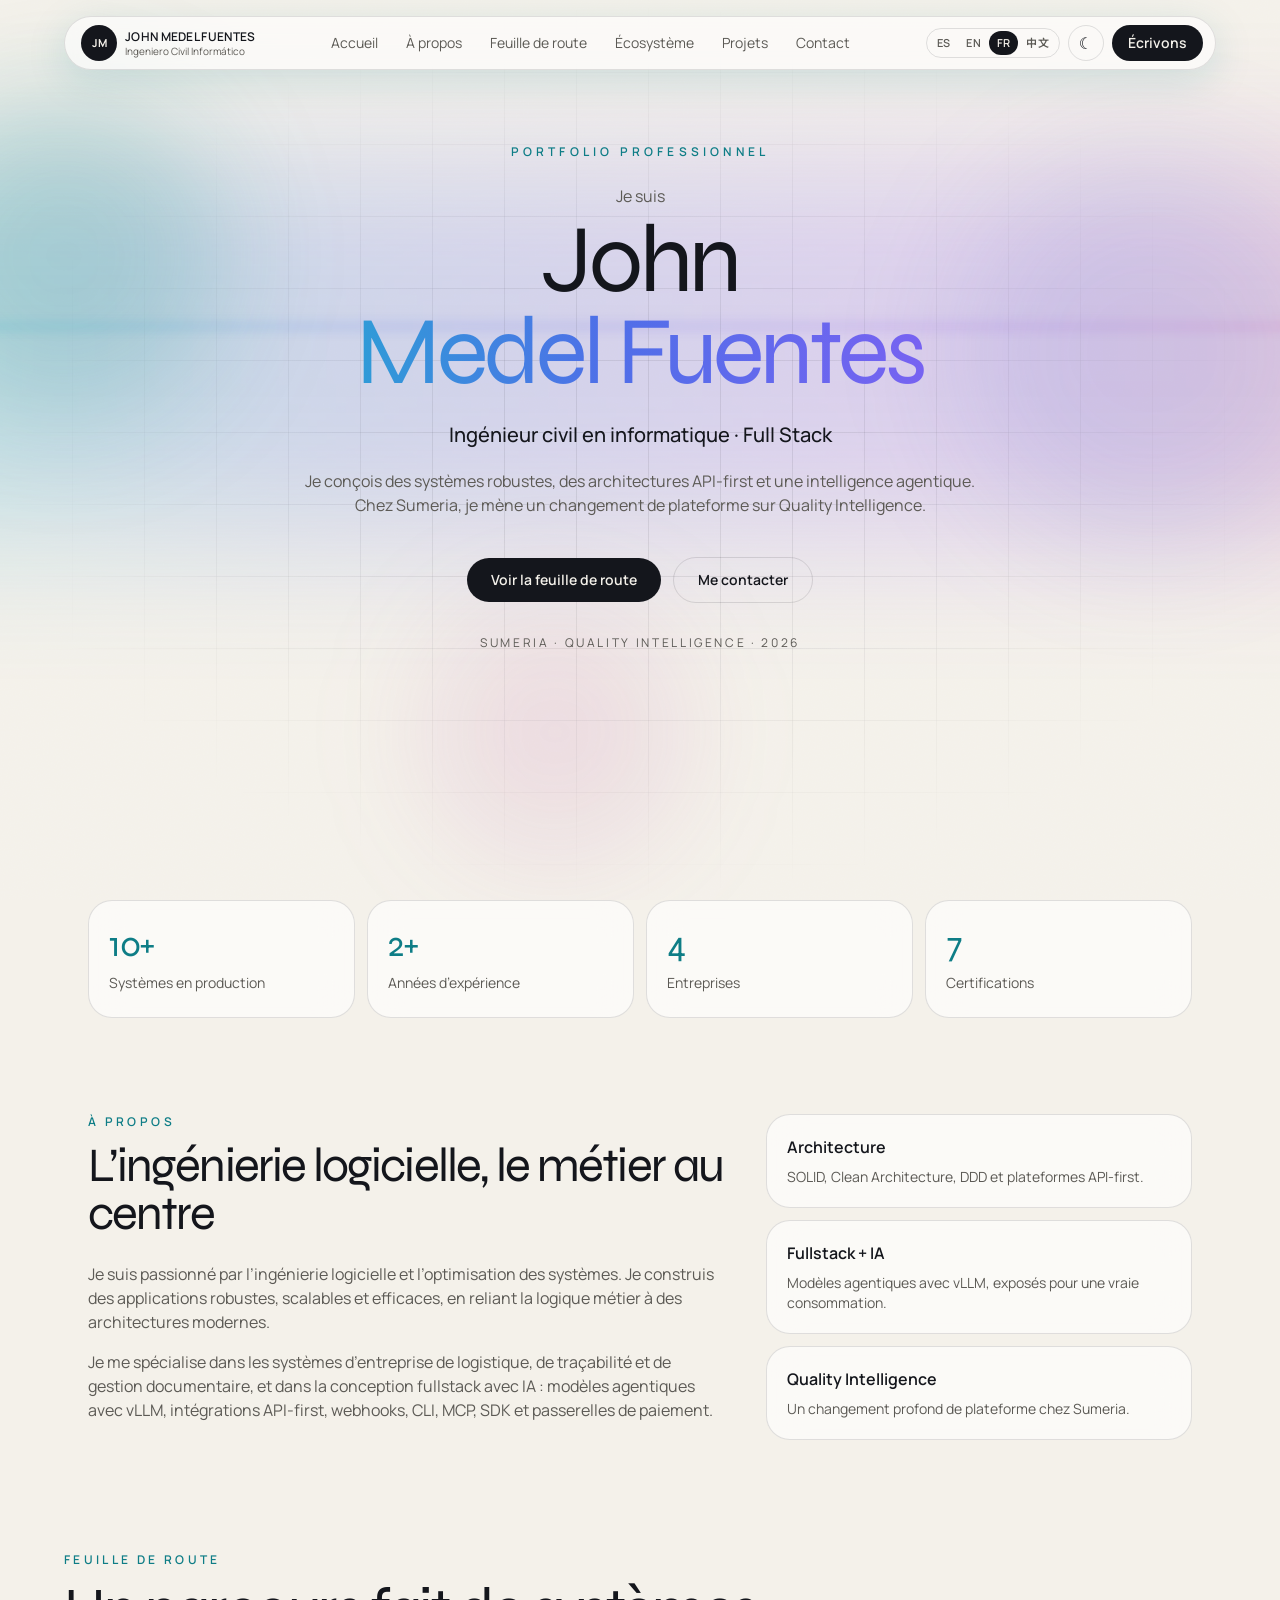
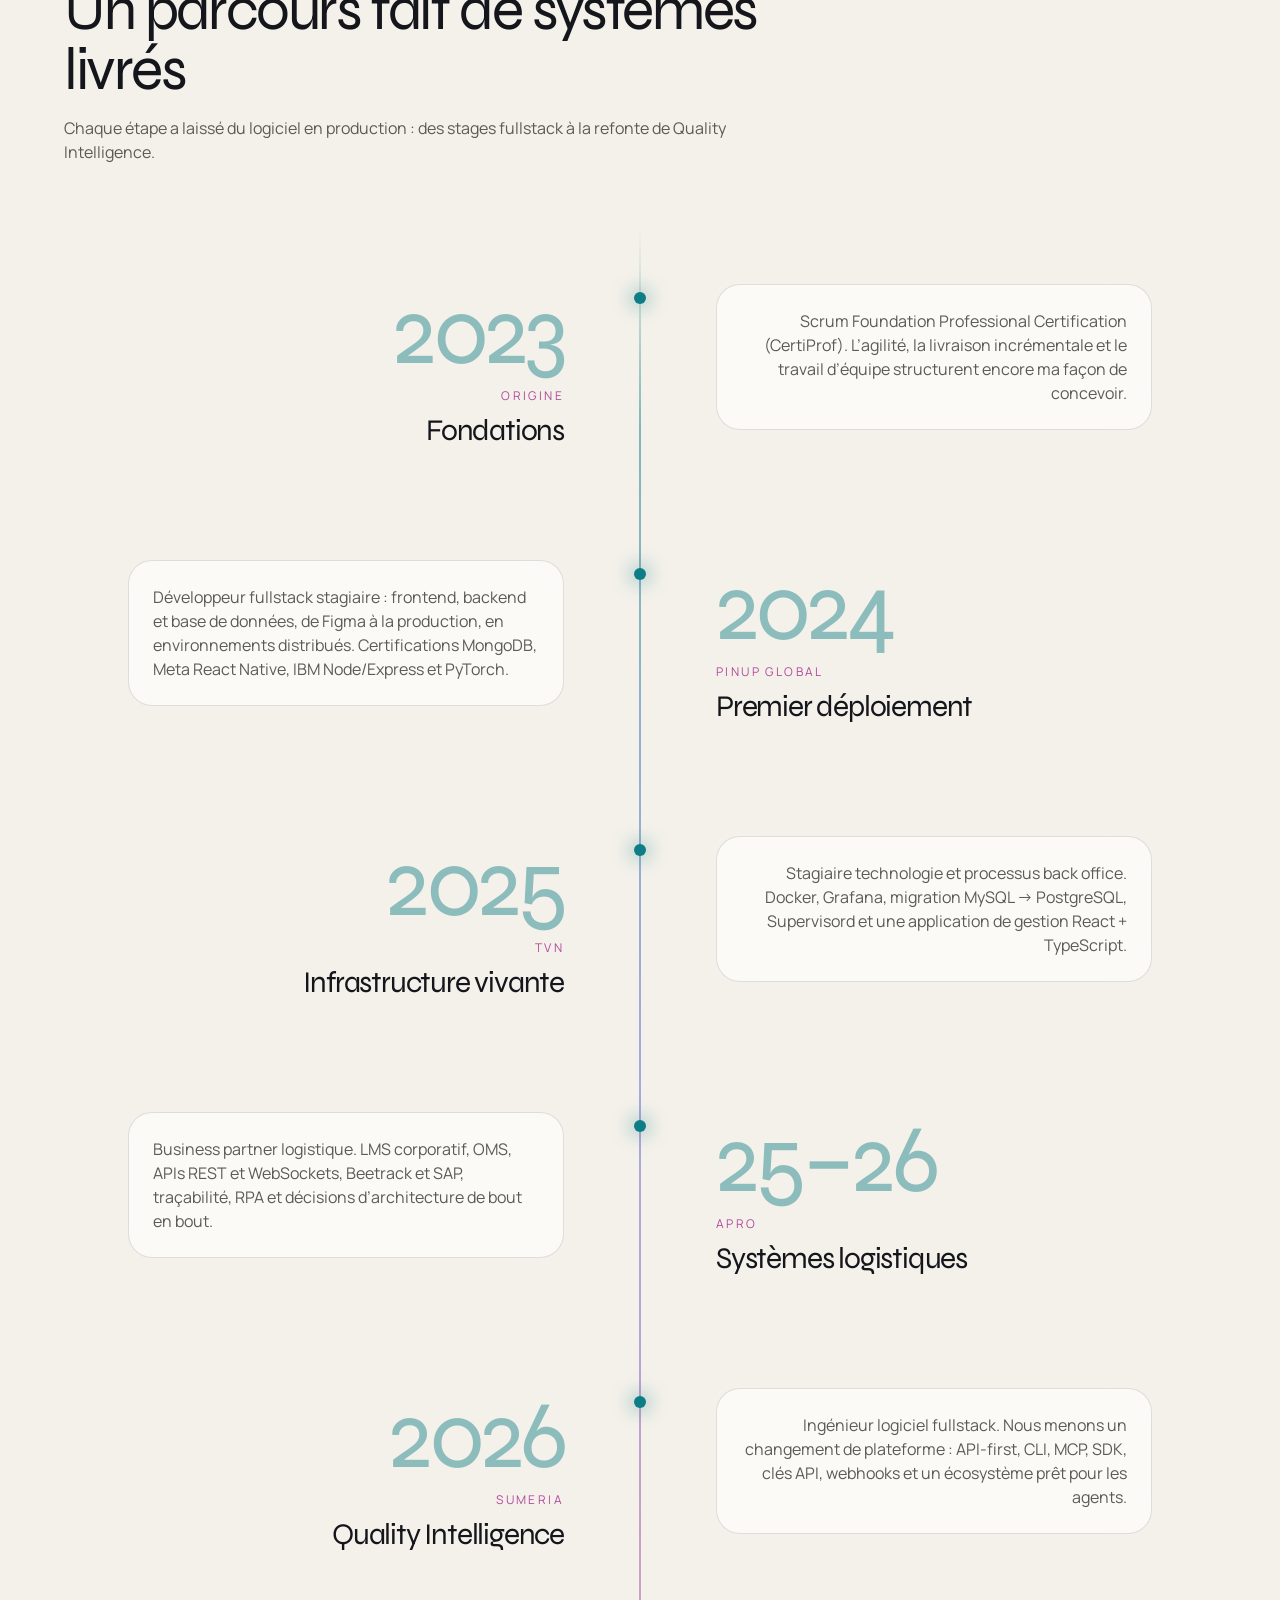
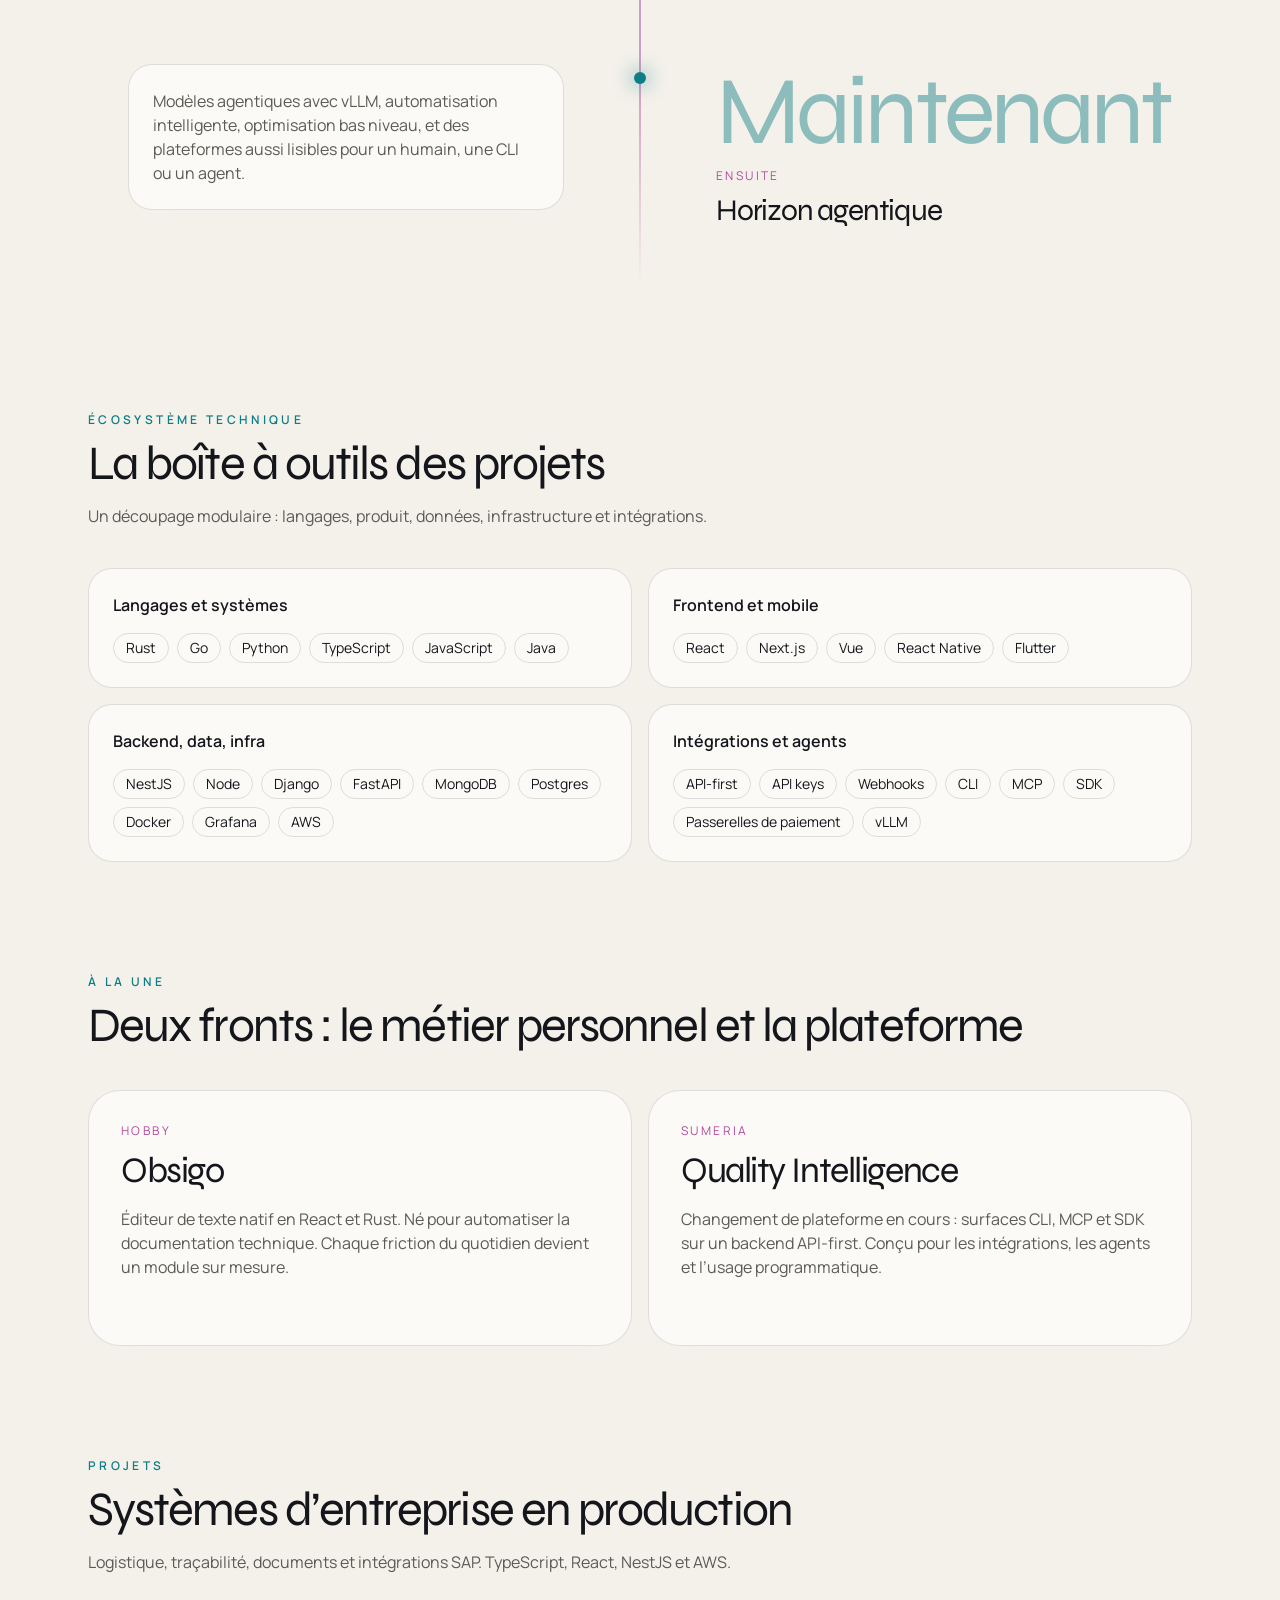
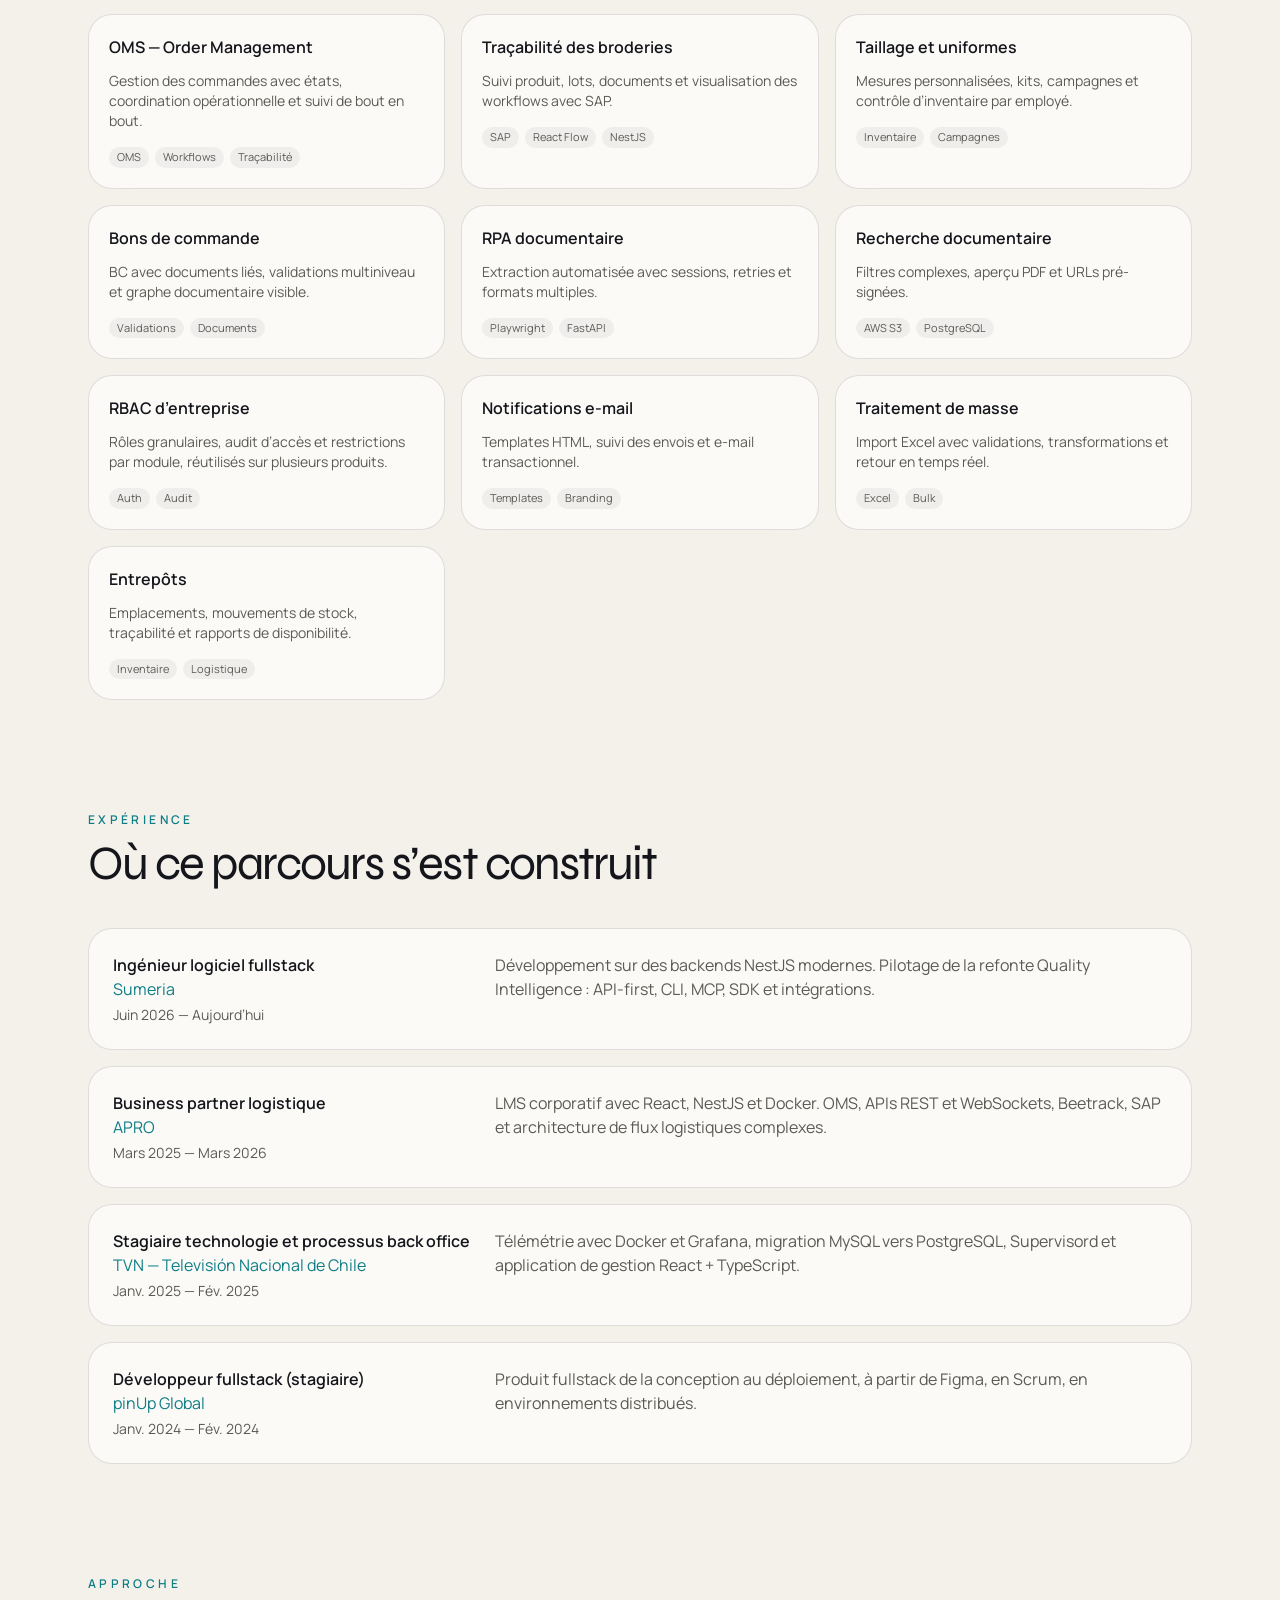
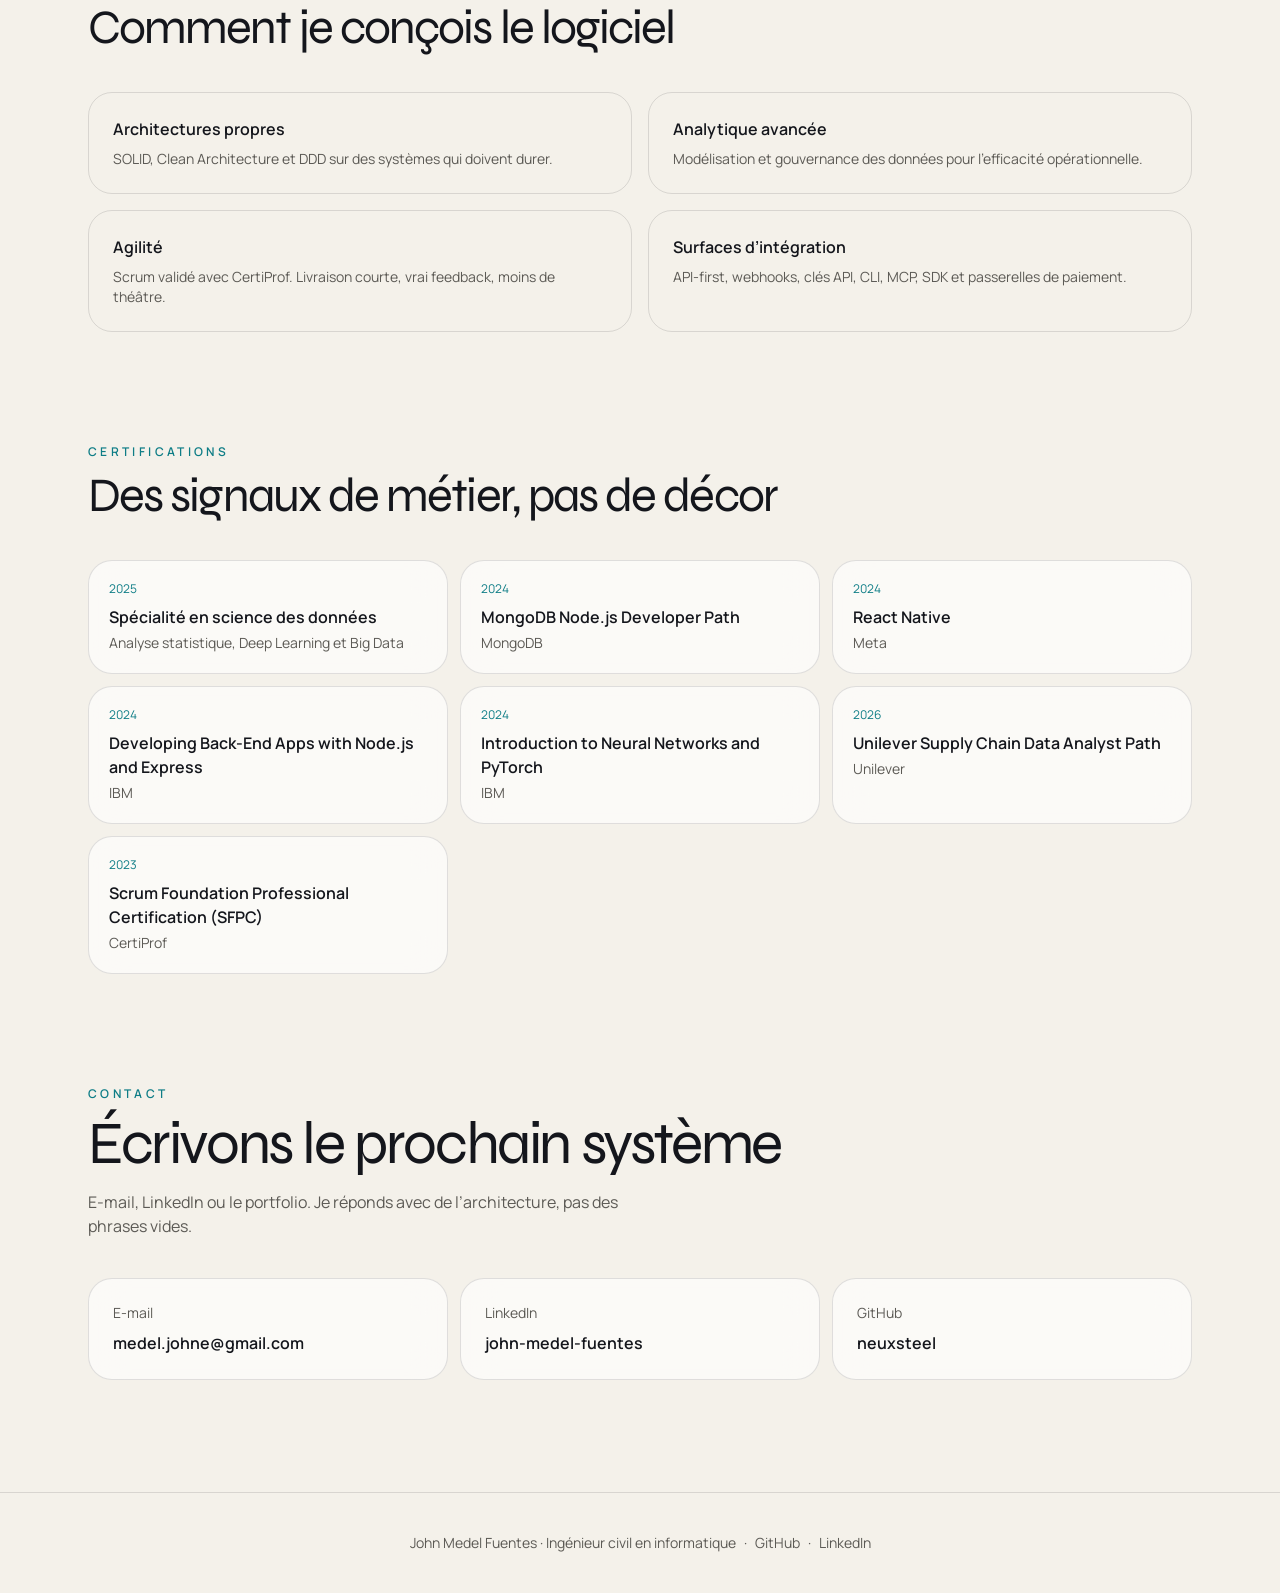
<file: fr/index.html>
<!DOCTYPE html><html lang="fr" class="dark"><head><meta charset="utf-8"><link rel="icon" type="image/svg+xml" href="/favicon.svg"><meta name="viewport" content="width=device-width, initial-scale=1"><meta name="generator" content="Astro v7.3.2"><meta name="description" content="Ingénieur civil en informatique et développeur full stack. Architecture logicielle, systèmes d’entreprise, IA agentique et la plateforme Quality Intelligence."><meta property="og:title" content="John Medel Fuentes — Ingénieur informaticien"><meta property="og:description" content="Ingénieur civil en informatique et développeur full stack. Architecture logicielle, systèmes d’entreprise, IA agentique et la plateforme Quality Intelligence."><title>John Medel Fuentes — Ingénieur informaticien</title><link rel="preconnect" href="https://fonts.googleapis.com"><link rel="preconnect" href="https://fonts.gstatic.com" crossorigin><link href="https://fonts.googleapis.com/css2?family=Manrope:wght@400;500;600;700;800&family=Noto+Sans+SC:wght@400;600;700&family=Syne:wght@600;700;800&display=swap" rel="stylesheet"><script>
      (function () {
        try {
          var stored = localStorage.getItem('theme');
          var dark = stored
            ? stored === 'dark'
            : window.matchMedia('(prefers-color-scheme: dark)').matches;
          document.documentElement.classList.toggle('dark', dark);
          document.documentElement.classList.toggle('light', !dark);
        } catch (e) {}
      })();
    </script><link rel="stylesheet" href="/assets/Layout.4qaQ1tfX.css"></head><body><div id="root-content"><header class="fixed inset-x-0 top-0 z-50 px-4 pt-4"><div class="glass mx-auto flex max-w-6xl items-center justify-between gap-3 rounded-full px-3 py-2 shadow-[0_10px_40px_var(--glow)]"><a href="/fr" class="flex items-center gap-2 pl-1"><span class="grid h-9 w-9 place-items-center rounded-full bg-fg text-[11px] font-bold text-bg">JM</span><span class="hidden leading-tight sm:block"><span class="block text-xs font-semibold tracking-wide">JOHN MEDEL FUENTES</span><span class="block text-[10px] text-muted">Ingeniero Civil Informático</span></span></a><nav class="hidden items-center gap-1 lg:flex"><a href="/fr" class="rounded-full px-3 py-1.5 text-sm text-muted transition hover:text-fg">Accueil</a><a href="/fr/whoami" class="rounded-full px-3 py-1.5 text-sm text-muted transition hover:text-fg">À propos</a><a href="/fr#roadmap" class="rounded-full px-3 py-1.5 text-sm text-muted transition hover:text-fg">Feuille de route</a><a href="/fr#stack" class="rounded-full px-3 py-1.5 text-sm text-muted transition hover:text-fg">Écosystème</a><a href="/fr#projects" class="rounded-full px-3 py-1.5 text-sm text-muted transition hover:text-fg">Projets</a><a href="/fr/contact" class="rounded-full px-3 py-1.5 text-sm text-muted transition hover:text-fg">Contact</a></nav><div class="flex items-center gap-2"><style>astro-island,astro-slot,astro-static-slot{display:contents}</style><script>(()=>{var e=async t=>{await(await t())()};(self.Astro||(self.Astro={})).load=e;window.dispatchEvent(new Event("astro:load"));})();</script><script>(()=>{var g=Object.defineProperty;var w=(a,s,c)=>s in a?g(a,s,{enumerable:!0,configurable:!0,writable:!0,value:c}):a[s]=c;var l=(a,s,c)=>w(a,typeof s!="symbol"?s+"":s,c);var E=new Set(["__proto__","constructor","prototype"]);{let a={0:t=>y(t),1:t=>c(t),2:t=>new RegExp(t),3:t=>new Date(t),4:t=>new Map(c(t)),5:t=>new Set(c(t)),6:t=>BigInt(t),7:t=>new URL(t),8:t=>new Uint8Array(t),9:t=>new Uint16Array(t),10:t=>new Uint32Array(t),11:t=>Number.POSITIVE_INFINITY*t},s=t=>{let[p,e]=t;return p in a?a[p](e):void 0},c=t=>t.map(s),y=t=>typeof t!="object"||t===null?t:Object.fromEntries(Object.entries(t).map(([p,e])=>[p,s(e)]));class f extends HTMLElement{constructor(){super(...arguments);l(this,"Component");l(this,"hydrator");l(this,"hydrate",async()=>{var b;if(!this.hydrator||!this.isConnected)return;let e=(b=this.parentElement)==null?void 0:b.closest("astro-island[ssr]");if(e){e.addEventListener("astro:hydrate",this.hydrate,{once:!0});return}let r=this.querySelectorAll("astro-slot"),n={},d=this.querySelectorAll("template[data-astro-template]");for(let o of d){let i=o.closest(this.tagName);i!=null&&i.isSameNode(this)&&(n[o.getAttribute("data-astro-template")||"default"]=o.innerHTML,o.remove())}for(let o of r){let i=o.closest(this.tagName);i!=null&&i.isSameNode(this)&&(n[o.getAttribute("name")||"default"]=o.innerHTML)}let u;try{u=this.hasAttribute("props")?y(JSON.parse(this.getAttribute("props"))):{}}catch(o){let i=this.getAttribute("component-url")||"<unknown>",v=this.getAttribute("component-export");throw v&&(i+=` (export ${v})`),console.error(`[hydrate] Error parsing props for component ${i}`,this.getAttribute("props"),o),o}let h;await this.hydrator(this)(this.Component,u,n,{client:this.getAttribute("client")}),this.removeAttribute("ssr"),this.dispatchEvent(new CustomEvent("astro:hydrate"))});l(this,"unmount",()=>{this.isConnected||this.dispatchEvent(new CustomEvent("astro:unmount"))})}disconnectedCallback(){document.removeEventListener("astro:after-swap",this.unmount),document.addEventListener("astro:after-swap",this.unmount,{once:!0})}connectedCallback(){if(!this.hasAttribute("await-children")||document.readyState==="interactive"||document.readyState==="complete")this.childrenConnectedCallback();else{let e=()=>{document.removeEventListener("DOMContentLoaded",e),r.disconnect(),this.childrenConnectedCallback()},r=new MutationObserver(()=>{var n;((n=this.lastChild)==null?void 0:n.nodeType)===Node.COMMENT_NODE&&this.lastChild.nodeValue==="astro:end"&&(this.lastChild.remove(),e())});r.observe(this,{childList:!0}),document.addEventListener("DOMContentLoaded",e)}}async childrenConnectedCallback(){let e=this.getAttribute("before-hydration-url");e&&await import(e),this.start()}getRetryImportUrl(e){let r=new URL(e,document.baseURI);return r.searchParams.set("astro-retry",Date.now().toString()),r.toString()}async importWithRetry(e){try{return await import(e)}catch(r){return await new Promise(n=>setTimeout(n,1e3)),import(this.getRetryImportUrl(e))}}handleHydrationError(e){let r=this.getAttribute("component-url"),n=new CustomEvent("astro:hydration-error",{cancelable:!0,bubbles:!0,composed:!0,detail:{error:e,componentUrl:r}});this.dispatchEvent(n)&&console.error(`[astro-island] Error hydrating ${r}`,e)}async start(){let e=JSON.parse(this.getAttribute("opts")),r=this.getAttribute("client");if(Astro[r]===void 0){window.addEventListener(`astro:${r}`,()=>this.start(),{once:!0});return}try{await Astro[r](async()=>{let n=this.getAttribute("renderer-url");try{let[d,{default:u}]=await Promise.all([this.importWithRetry(this.getAttribute("component-url")),n?this.importWithRetry(n):Promise.resolve({default:()=>()=>{}})]),h=this.getAttribute("component-export")||"default";if(h.includes(".")){this.Component=d;for(let m of h.split(".")){if(E.has(m)||!this.Component||typeof this.Component!="object"&&typeof this.Component!="function"||!Object.hasOwn(this.Component,m))throw new Error(`Invalid component export path: ${h}`);this.Component=this.Component[m]}}else{if(E.has(h))throw new Error(`Invalid component export path: ${h}`);this.Component=d[h]}return this.hydrator=u,this.hydrate}catch(d){return this.handleHydrationError(d),()=>{}}},e,this)}catch(n){this.handleHydrationError(n)}}attributeChangedCallback(){this.hydrate()}}l(f,"observedAttributes",["props"]),customElements.get("astro-island")||customElements.define("astro-island",f)}})();</script><astro-island uid="ZbXj7J" prefix="r1" component-url="/assets/Controls.C56ekiMT.js" component-export="default" renderer-url="/assets/client.Buyw3Q1S.js" props="{&quot;lang&quot;:[0,&quot;fr&quot;],&quot;localeHrefs&quot;:[0,{&quot;es&quot;:[0,&quot;/&quot;],&quot;en&quot;:[0,&quot;/en&quot;],&quot;fr&quot;:[0,&quot;/fr&quot;],&quot;zh&quot;:[0,&quot;/zh&quot;]}]}" ssr client="load" opts="{&quot;name&quot;:&quot;Controls&quot;,&quot;value&quot;:true}" await-children><div class="flex items-center gap-1"><div class="flex rounded-full border border-line p-0.5"><a href="/" hrefLang="es" class="rounded-full px-2 py-1 text-[11px] font-semibold tracking-wide transition text-muted hover:text-fg">ES</a><a href="/en" hrefLang="en" class="rounded-full px-2 py-1 text-[11px] font-semibold tracking-wide transition text-muted hover:text-fg">EN</a><a href="/fr" hrefLang="fr" class="rounded-full px-2 py-1 text-[11px] font-semibold tracking-wide transition bg-fg text-bg">FR</a><a href="/zh" hrefLang="zh-CN" class="rounded-full px-2 py-1 text-[11px] font-semibold tracking-wide transition text-muted hover:text-fg">中文</a></div><button type="button" class="ml-1 grid h-9 w-9 place-items-center rounded-full border border-line text-fg transition hover:border-accent" aria-label="Light theme">☀</button></div><!--astro:end--></astro-island><a href="/fr/contact" class="hidden rounded-full bg-fg px-4 py-2 text-sm font-semibold text-bg sm:inline">Écrivons</a></div></div><nav class="glass mx-auto mt-2 flex max-w-6xl gap-1 overflow-x-auto rounded-full px-2 py-1 lg:hidden"><a href="/fr" class="shrink-0 rounded-full px-3 py-1.5 text-sm text-muted">Accueil</a><a href="/fr/whoami" class="shrink-0 rounded-full px-3 py-1.5 text-sm text-muted">À propos</a><a href="/fr#roadmap" class="shrink-0 rounded-full px-3 py-1.5 text-sm text-muted">Feuille de route</a><a href="/fr#stack" class="shrink-0 rounded-full px-3 py-1.5 text-sm text-muted">Écosystème</a><a href="/fr#projects" class="shrink-0 rounded-full px-3 py-1.5 text-sm text-muted">Projets</a><a href="/fr/contact" class="shrink-0 rounded-full px-3 py-1.5 text-sm text-muted">Contact</a></nav></header><main><section class="relative isolate min-h-[100svh] overflow-hidden px-6 pb-24 pt-36"><div class="hero-aurora plx" style="--plx:0.22"></div><div class="hero-ribbon plx" style="--plx:0.16"></div><div class="orb orb-float -left-24 top-24 h-80 w-80 plx" style="background:var(--orb-a);--plx:0.28;animation-delay:-4s"></div><div class="orb orb-float right-[-4rem] top-40 h-96 w-96 plx" style="background:var(--orb-b);--plx:0.42;animation-duration:22s;animation-delay:-9s"></div><div class="orb orb-float bottom-10 left-1/3 h-64 w-64 plx" style="background:var(--orb-c);--plx:0.18;animation-duration:26s;animation-delay:-14s"></div><div class="grid-fade pointer-events-none absolute inset-0 opacity-70 plx" style="--plx:-0.08"></div><div class="relative mx-auto max-w-5xl text-center"><p class="plx mb-6 text-xs font-semibold uppercase tracking-[0.35em] text-accent" style="--plx:0.1">Portfolio professionnel</p><p class="plx text-muted" style="--plx:0.06">Je suis</p><h1 class="display mt-2 text-5xl leading-[0.92] sm:text-7xl lg:text-8xl"><span class="plx inline-block text-fg" style="--plx:0.08">John</span><span class="spectrum plx mt-1 block" style="--plx:0.14">Medel Fuentes</span></h1><p class="plx mt-6 text-lg font-medium sm:text-xl" style="--plx:0.05">Ingénieur civil en informatique · Full Stack</p><p class="plx mx-auto mt-5 max-w-2xl text-pretty text-muted" style="--plx:0.04">Je conçois des systèmes robustes, des architectures API-first et une intelligence agentique. Chez Sumeria, je mène un changement de plateforme sur Quality Intelligence.</p><div class="plx mt-10 flex flex-wrap items-center justify-center gap-3" style="--plx:0.03"><a href="#roadmap" class="rounded-full bg-fg px-6 py-3 text-sm font-semibold text-bg">Voir la feuille de route</a><a href="/fr/contact" class="rounded-full border border-line px-6 py-3 text-sm font-semibold">Me contacter</a></div><p class="plx mt-8 text-xs uppercase tracking-[0.22em] text-muted" style="--plx:0.02">Sumeria · Quality Intelligence · 2026</p></div></section><section class="mx-auto grid max-w-6xl grid-cols-2 gap-3 px-6 pb-24 md:grid-cols-4"><article class="glass rounded-3xl px-5 py-6"><p class="display text-4xl text-accent">10+</p><p class="mt-2 text-sm text-muted">Systèmes en production</p></article><article class="glass rounded-3xl px-5 py-6"><p class="display text-4xl text-accent">2+</p><p class="mt-2 text-sm text-muted">Années d’expérience</p></article><article class="glass rounded-3xl px-5 py-6"><p class="display text-4xl text-accent">4</p><p class="mt-2 text-sm text-muted">Entreprises</p></article><article class="glass rounded-3xl px-5 py-6"><p class="display text-4xl text-accent">7</p><p class="mt-2 text-sm text-muted">Certifications</p></article></section><section id="about" class="mx-auto grid max-w-6xl gap-10 px-6 pb-28 lg:grid-cols-[1.2fr_0.8fr]"><div><p class="text-xs font-semibold uppercase tracking-[0.28em] text-accent">À propos</p><h2 class="display mt-3 text-4xl sm:text-5xl">L’ingénierie logicielle, le métier au centre</h2><p class="mt-6 text-pretty text-muted">Je suis passionné par l’ingénierie logicielle et l’optimisation des systèmes. Je construis des applications robustes, scalables et efficaces, en reliant la logique métier à des architectures modernes.</p><p class="mt-4 text-pretty text-muted">Je me spécialise dans les systèmes d’entreprise de logistique, de traçabilité et de gestion documentaire, et dans la conception fullstack avec IA : modèles agentiques avec vLLM, intégrations API-first, webhooks, CLI, MCP, SDK et passerelles de paiement.</p></div><div class="space-y-3"><article class="glass rounded-3xl p-5"><h3 class="font-semibold">Architecture</h3><p class="mt-2 text-sm text-muted">SOLID, Clean Architecture, DDD et plateformes API-first.</p></article><article class="glass rounded-3xl p-5"><h3 class="font-semibold">Fullstack + IA</h3><p class="mt-2 text-sm text-muted">Modèles agentiques avec vLLM, exposés pour une vraie consommation.</p></article><article class="glass rounded-3xl p-5"><h3 class="font-semibold">Quality Intelligence</h3><p class="mt-2 text-sm text-muted">Un changement profond de plateforme chez Sumeria.</p></article></div></section><section id="roadmap" class="relative scroll-mt-32 px-6 pb-32"><div class="mx-auto max-w-6xl"><p class="text-xs font-semibold uppercase tracking-[0.28em] text-accent">Feuille de route</p><h2 class="display mt-3 max-w-3xl text-4xl sm:text-6xl">Un parcours fait de systèmes livrés</h2><p class="mt-4 max-w-2xl text-muted">Chaque étape a laissé du logiciel en production : des stages fullstack à la refonte de Quality Intelligence.</p></div><div class="relative mx-auto mt-16 max-w-5xl"><div class="beam pointer-events-none absolute left-4 top-0 h-full w-px xl:left-1/2 xl:-translate-x-1/2"></div><article class="relative grid gap-6 py-14 xl:grid-cols-2 xl:text-right"><div class="pl-12 xl:pl-0 xl:pr-16"><p class="display text-5xl text-accent/45 sm:text-6xl xl:text-8xl">2023</p><p class="mt-2 text-xs uppercase tracking-[0.2em] text-accent-2">Origine</p><h3 class="display mt-2 text-3xl">Fondations</h3></div><div class="relative z-10 pl-12 xl:pl-0 xl:pl-16"><div class="glass rounded-3xl p-6"><p class="text-muted">Scrum Foundation Professional Certification (CertiProf). L’agilité, la livraison incrémentale et le travail d’équipe structurent encore ma façon de concevoir.</p></div></div><span class="absolute left-[0.65rem] top-16 h-3 w-3 rounded-full bg-accent shadow-[0_0_20px_var(--accent)] xl:left-1/2 xl:-translate-x-1/2"></span></article><article class="relative grid gap-6 py-14 xl:grid-cols-2 xl:text-left"><div class="pl-12 xl:pl-0 xl:order-2 xl:pl-16"><p class="display text-5xl text-accent/45 sm:text-6xl xl:text-8xl">2024</p><p class="mt-2 text-xs uppercase tracking-[0.2em] text-accent-2">pinUp Global</p><h3 class="display mt-2 text-3xl">Premier déploiement</h3></div><div class="relative z-10 pl-12 xl:pl-0 xl:order-1 xl:pr-16"><div class="glass rounded-3xl p-6"><p class="text-muted">Développeur fullstack stagiaire : frontend, backend et base de données, de Figma à la production, en environnements distribués. Certifications MongoDB, Meta React Native, IBM Node/Express et PyTorch.</p></div></div><span class="absolute left-[0.65rem] top-16 h-3 w-3 rounded-full bg-accent shadow-[0_0_20px_var(--accent)] xl:left-1/2 xl:-translate-x-1/2"></span></article><article class="relative grid gap-6 py-14 xl:grid-cols-2 xl:text-right"><div class="pl-12 xl:pl-0 xl:pr-16"><p class="display text-5xl text-accent/45 sm:text-6xl xl:text-8xl">2025</p><p class="mt-2 text-xs uppercase tracking-[0.2em] text-accent-2">TVN</p><h3 class="display mt-2 text-3xl">Infrastructure vivante</h3></div><div class="relative z-10 pl-12 xl:pl-0 xl:pl-16"><div class="glass rounded-3xl p-6"><p class="text-muted">Stagiaire technologie et processus back office. Docker, Grafana, migration MySQL → PostgreSQL, Supervisord et une application de gestion React + TypeScript.</p></div></div><span class="absolute left-[0.65rem] top-16 h-3 w-3 rounded-full bg-accent shadow-[0_0_20px_var(--accent)] xl:left-1/2 xl:-translate-x-1/2"></span></article><article class="relative grid gap-6 py-14 xl:grid-cols-2 xl:text-left"><div class="pl-12 xl:pl-0 xl:order-2 xl:pl-16"><p class="display text-5xl text-accent/45 sm:text-6xl xl:text-8xl">25–26</p><p class="mt-2 text-xs uppercase tracking-[0.2em] text-accent-2">APRO</p><h3 class="display mt-2 text-3xl">Systèmes logistiques</h3></div><div class="relative z-10 pl-12 xl:pl-0 xl:order-1 xl:pr-16"><div class="glass rounded-3xl p-6"><p class="text-muted">Business partner logistique. LMS corporatif, OMS, APIs REST et WebSockets, Beetrack et SAP, traçabilité, RPA et décisions d’architecture de bout en bout.</p></div></div><span class="absolute left-[0.65rem] top-16 h-3 w-3 rounded-full bg-accent shadow-[0_0_20px_var(--accent)] xl:left-1/2 xl:-translate-x-1/2"></span></article><article class="relative grid gap-6 py-14 xl:grid-cols-2 xl:text-right"><div class="pl-12 xl:pl-0 xl:pr-16"><p class="display text-5xl text-accent/45 sm:text-6xl xl:text-8xl">2026</p><p class="mt-2 text-xs uppercase tracking-[0.2em] text-accent-2">Sumeria</p><h3 class="display mt-2 text-3xl">Quality Intelligence</h3></div><div class="relative z-10 pl-12 xl:pl-0 xl:pl-16"><div class="glass rounded-3xl p-6"><p class="text-muted">Ingénieur logiciel fullstack. Nous menons un changement de plateforme : API-first, CLI, MCP, SDK, clés API, webhooks et un écosystème prêt pour les agents.</p></div></div><span class="absolute left-[0.65rem] top-16 h-3 w-3 rounded-full bg-accent shadow-[0_0_20px_var(--accent)] xl:left-1/2 xl:-translate-x-1/2"></span></article><article class="relative grid gap-6 py-14 xl:grid-cols-2 xl:text-left"><div class="pl-12 xl:pl-0 xl:order-2 xl:pl-16"><p class="display text-5xl text-accent/45 sm:text-6xl xl:text-8xl">Maintenant</p><p class="mt-2 text-xs uppercase tracking-[0.2em] text-accent-2">Ensuite</p><h3 class="display mt-2 text-3xl">Horizon agentique</h3></div><div class="relative z-10 pl-12 xl:pl-0 xl:order-1 xl:pr-16"><div class="glass rounded-3xl p-6"><p class="text-muted">Modèles agentiques avec vLLM, automatisation intelligente, optimisation bas niveau, et des plateformes aussi lisibles pour un humain, une CLI ou un agent.</p></div></div><span class="absolute left-[0.65rem] top-16 h-3 w-3 rounded-full bg-accent shadow-[0_0_20px_var(--accent)] xl:left-1/2 xl:-translate-x-1/2"></span></article></div></section><section id="stack" class="mx-auto max-w-6xl px-6 pb-28"><p class="text-xs font-semibold uppercase tracking-[0.28em] text-accent">Écosystème technique</p><h2 class="display mt-3 text-4xl sm:text-5xl">La boîte à outils des projets</h2><p class="mt-4 max-w-2xl text-muted">Un découpage modulaire : langages, produit, données, infrastructure et intégrations.</p><div class="mt-10 grid gap-4 md:grid-cols-2"><article class="glass rounded-3xl p-6"><h3 class="font-semibold">Langages et systèmes</h3><div class="mt-4 flex flex-wrap gap-2"><span class="rounded-full border border-line px-3 py-1 text-sm">Rust</span><span class="rounded-full border border-line px-3 py-1 text-sm">Go</span><span class="rounded-full border border-line px-3 py-1 text-sm">Python</span><span class="rounded-full border border-line px-3 py-1 text-sm">TypeScript</span><span class="rounded-full border border-line px-3 py-1 text-sm">JavaScript</span><span class="rounded-full border border-line px-3 py-1 text-sm">Java</span></div></article><article class="glass rounded-3xl p-6"><h3 class="font-semibold">Frontend et mobile</h3><div class="mt-4 flex flex-wrap gap-2"><span class="rounded-full border border-line px-3 py-1 text-sm">React</span><span class="rounded-full border border-line px-3 py-1 text-sm">Next.js</span><span class="rounded-full border border-line px-3 py-1 text-sm">Vue</span><span class="rounded-full border border-line px-3 py-1 text-sm">React Native</span><span class="rounded-full border border-line px-3 py-1 text-sm">Flutter</span></div></article><article class="glass rounded-3xl p-6"><h3 class="font-semibold">Backend, data, infra</h3><div class="mt-4 flex flex-wrap gap-2"><span class="rounded-full border border-line px-3 py-1 text-sm">NestJS</span><span class="rounded-full border border-line px-3 py-1 text-sm">Node</span><span class="rounded-full border border-line px-3 py-1 text-sm">Django</span><span class="rounded-full border border-line px-3 py-1 text-sm">FastAPI</span><span class="rounded-full border border-line px-3 py-1 text-sm">MongoDB</span><span class="rounded-full border border-line px-3 py-1 text-sm">Postgres</span><span class="rounded-full border border-line px-3 py-1 text-sm">Docker</span><span class="rounded-full border border-line px-3 py-1 text-sm">Grafana</span><span class="rounded-full border border-line px-3 py-1 text-sm">AWS</span></div></article><article class="glass rounded-3xl p-6"><h3 class="font-semibold">Intégrations et agents</h3><div class="mt-4 flex flex-wrap gap-2"><span class="rounded-full border border-line px-3 py-1 text-sm">API-first</span><span class="rounded-full border border-line px-3 py-1 text-sm">API keys</span><span class="rounded-full border border-line px-3 py-1 text-sm">Webhooks</span><span class="rounded-full border border-line px-3 py-1 text-sm">CLI</span><span class="rounded-full border border-line px-3 py-1 text-sm">MCP</span><span class="rounded-full border border-line px-3 py-1 text-sm">SDK</span><span class="rounded-full border border-line px-3 py-1 text-sm">Passerelles de paiement</span><span class="rounded-full border border-line px-3 py-1 text-sm">vLLM</span></div></article></div></section><section id="featured" class="mx-auto max-w-6xl px-6 pb-28"><p class="text-xs font-semibold uppercase tracking-[0.28em] text-accent">À la une</p><h2 class="display mt-3 text-4xl sm:text-5xl">Deux fronts : le métier personnel et la plateforme</h2><div class="mt-10 grid gap-4 lg:grid-cols-2"><article class="glass min-h-64 rounded-[2rem] p-8"><p class="text-xs uppercase tracking-[0.2em] text-accent-2">Hobby</p><h3 class="display mt-3 text-4xl">Obsigo</h3><p class="mt-4 text-muted">Éditeur de texte natif en React et Rust. Né pour automatiser la documentation technique. Chaque friction du quotidien devient un module sur mesure.</p></article><article class="glass min-h-64 rounded-[2rem] p-8"><p class="text-xs uppercase tracking-[0.2em] text-accent-2">Sumeria</p><h3 class="display mt-3 text-4xl">Quality Intelligence</h3><p class="mt-4 text-muted">Changement de plateforme en cours : surfaces CLI, MCP et SDK sur un backend API-first. Conçu pour les intégrations, les agents et l’usage programmatique.</p></article></div></section><section id="projects" class="mx-auto max-w-6xl px-6 pb-28"><p class="text-xs font-semibold uppercase tracking-[0.28em] text-accent">Projets</p><h2 class="display mt-3 text-4xl sm:text-5xl">Systèmes d’entreprise en production</h2><p class="mt-4 max-w-2xl text-muted">Logistique, traçabilité, documents et intégrations SAP. TypeScript, React, NestJS et AWS.</p><div class="mt-10 grid gap-4 sm:grid-cols-2 lg:grid-cols-3"><article class="glass rounded-3xl p-5"><h3 class="font-semibold">OMS — Order Management</h3><p class="mt-3 text-sm text-muted">Gestion des commandes avec états, coordination opérationnelle et suivi de bout en bout.</p><div class="mt-4 flex flex-wrap gap-1.5"><span class="rounded-full bg-fg/5 px-2 py-0.5 text-[11px] text-muted">OMS</span><span class="rounded-full bg-fg/5 px-2 py-0.5 text-[11px] text-muted">Workflows</span><span class="rounded-full bg-fg/5 px-2 py-0.5 text-[11px] text-muted">Traçabilité</span></div></article><article class="glass rounded-3xl p-5"><h3 class="font-semibold">Traçabilité des broderies</h3><p class="mt-3 text-sm text-muted">Suivi produit, lots, documents et visualisation des workflows avec SAP.</p><div class="mt-4 flex flex-wrap gap-1.5"><span class="rounded-full bg-fg/5 px-2 py-0.5 text-[11px] text-muted">SAP</span><span class="rounded-full bg-fg/5 px-2 py-0.5 text-[11px] text-muted">React Flow</span><span class="rounded-full bg-fg/5 px-2 py-0.5 text-[11px] text-muted">NestJS</span></div></article><article class="glass rounded-3xl p-5"><h3 class="font-semibold">Taillage et uniformes</h3><p class="mt-3 text-sm text-muted">Mesures personnalisées, kits, campagnes et contrôle d’inventaire par employé.</p><div class="mt-4 flex flex-wrap gap-1.5"><span class="rounded-full bg-fg/5 px-2 py-0.5 text-[11px] text-muted">Inventaire</span><span class="rounded-full bg-fg/5 px-2 py-0.5 text-[11px] text-muted">Campagnes</span></div></article><article class="glass rounded-3xl p-5"><h3 class="font-semibold">Bons de commande</h3><p class="mt-3 text-sm text-muted">BC avec documents liés, validations multiniveau et graphe documentaire visible.</p><div class="mt-4 flex flex-wrap gap-1.5"><span class="rounded-full bg-fg/5 px-2 py-0.5 text-[11px] text-muted">Validations</span><span class="rounded-full bg-fg/5 px-2 py-0.5 text-[11px] text-muted">Documents</span></div></article><article class="glass rounded-3xl p-5"><h3 class="font-semibold">RPA documentaire</h3><p class="mt-3 text-sm text-muted">Extraction automatisée avec sessions, retries et formats multiples.</p><div class="mt-4 flex flex-wrap gap-1.5"><span class="rounded-full bg-fg/5 px-2 py-0.5 text-[11px] text-muted">Playwright</span><span class="rounded-full bg-fg/5 px-2 py-0.5 text-[11px] text-muted">FastAPI</span></div></article><article class="glass rounded-3xl p-5"><h3 class="font-semibold">Recherche documentaire</h3><p class="mt-3 text-sm text-muted">Filtres complexes, aperçu PDF et URLs pré-signées.</p><div class="mt-4 flex flex-wrap gap-1.5"><span class="rounded-full bg-fg/5 px-2 py-0.5 text-[11px] text-muted">AWS S3</span><span class="rounded-full bg-fg/5 px-2 py-0.5 text-[11px] text-muted">PostgreSQL</span></div></article><article class="glass rounded-3xl p-5"><h3 class="font-semibold">RBAC d’entreprise</h3><p class="mt-3 text-sm text-muted">Rôles granulaires, audit d’accès et restrictions par module, réutilisés sur plusieurs produits.</p><div class="mt-4 flex flex-wrap gap-1.5"><span class="rounded-full bg-fg/5 px-2 py-0.5 text-[11px] text-muted">Auth</span><span class="rounded-full bg-fg/5 px-2 py-0.5 text-[11px] text-muted">Audit</span></div></article><article class="glass rounded-3xl p-5"><h3 class="font-semibold">Notifications e-mail</h3><p class="mt-3 text-sm text-muted">Templates HTML, suivi des envois et e-mail transactionnel.</p><div class="mt-4 flex flex-wrap gap-1.5"><span class="rounded-full bg-fg/5 px-2 py-0.5 text-[11px] text-muted">Templates</span><span class="rounded-full bg-fg/5 px-2 py-0.5 text-[11px] text-muted">Branding</span></div></article><article class="glass rounded-3xl p-5"><h3 class="font-semibold">Traitement de masse</h3><p class="mt-3 text-sm text-muted">Import Excel avec validations, transformations et retour en temps réel.</p><div class="mt-4 flex flex-wrap gap-1.5"><span class="rounded-full bg-fg/5 px-2 py-0.5 text-[11px] text-muted">Excel</span><span class="rounded-full bg-fg/5 px-2 py-0.5 text-[11px] text-muted">Bulk</span></div></article><article class="glass rounded-3xl p-5"><h3 class="font-semibold">Entrepôts</h3><p class="mt-3 text-sm text-muted">Emplacements, mouvements de stock, traçabilité et rapports de disponibilité.</p><div class="mt-4 flex flex-wrap gap-1.5"><span class="rounded-full bg-fg/5 px-2 py-0.5 text-[11px] text-muted">Inventaire</span><span class="rounded-full bg-fg/5 px-2 py-0.5 text-[11px] text-muted">Logistique</span></div></article></div></section><section id="experience" class="mx-auto max-w-6xl px-6 pb-28"><p class="text-xs font-semibold uppercase tracking-[0.28em] text-accent">Expérience</p><h2 class="display mt-3 text-4xl sm:text-5xl">Où ce parcours s’est construit</h2><div class="mt-10 space-y-4"><article class="glass grid gap-3 rounded-3xl p-6 md:grid-cols-[1.1fr_2fr]"><div><h3 class="font-semibold">Ingénieur logiciel fullstack</h3><p class="text-accent">Sumeria</p><p class="mt-1 text-sm text-muted">Juin 2026 — Aujourd’hui</p></div><p class="text-muted">Développement sur des backends NestJS modernes. Pilotage de la refonte Quality Intelligence : API-first, CLI, MCP, SDK et intégrations.</p></article><article class="glass grid gap-3 rounded-3xl p-6 md:grid-cols-[1.1fr_2fr]"><div><h3 class="font-semibold">Business partner logistique</h3><p class="text-accent">APRO</p><p class="mt-1 text-sm text-muted">Mars 2025 — Mars 2026</p></div><p class="text-muted">LMS corporatif avec React, NestJS et Docker. OMS, APIs REST et WebSockets, Beetrack, SAP et architecture de flux logistiques complexes.</p></article><article class="glass grid gap-3 rounded-3xl p-6 md:grid-cols-[1.1fr_2fr]"><div><h3 class="font-semibold">Stagiaire technologie et processus back office</h3><p class="text-accent">TVN — Televisión Nacional de Chile</p><p class="mt-1 text-sm text-muted">Janv. 2025 — Fév. 2025</p></div><p class="text-muted">Télémétrie avec Docker et Grafana, migration MySQL vers PostgreSQL, Supervisord et application de gestion React + TypeScript.</p></article><article class="glass grid gap-3 rounded-3xl p-6 md:grid-cols-[1.1fr_2fr]"><div><h3 class="font-semibold">Développeur fullstack (stagiaire)</h3><p class="text-accent">pinUp Global</p><p class="mt-1 text-sm text-muted">Janv. 2024 — Fév. 2024</p></div><p class="text-muted">Produit fullstack de la conception au déploiement, à partir de Figma, en Scrum, en environnements distribués.</p></article></div></section><section id="methods" class="mx-auto max-w-6xl px-6 pb-28"><p class="text-xs font-semibold uppercase tracking-[0.28em] text-accent">Approche</p><h2 class="display mt-3 text-4xl sm:text-5xl">Comment je conçois le logiciel</h2><div class="mt-10 grid gap-4 md:grid-cols-2"><article class="rounded-3xl border border-line p-6"><h3 class="font-semibold">Architectures propres</h3><p class="mt-2 text-sm text-muted">SOLID, Clean Architecture et DDD sur des systèmes qui doivent durer.</p></article><article class="rounded-3xl border border-line p-6"><h3 class="font-semibold">Analytique avancée</h3><p class="mt-2 text-sm text-muted">Modélisation et gouvernance des données pour l’efficacité opérationnelle.</p></article><article class="rounded-3xl border border-line p-6"><h3 class="font-semibold">Agilité</h3><p class="mt-2 text-sm text-muted">Scrum validé avec CertiProf. Livraison courte, vrai feedback, moins de théâtre.</p></article><article class="rounded-3xl border border-line p-6"><h3 class="font-semibold">Surfaces d’intégration</h3><p class="mt-2 text-sm text-muted">API-first, webhooks, clés API, CLI, MCP, SDK et passerelles de paiement.</p></article></div></section><section id="certs" class="mx-auto max-w-6xl px-6 pb-28"><p class="text-xs font-semibold uppercase tracking-[0.28em] text-accent">Certifications</p><h2 class="display mt-3 text-4xl sm:text-5xl">Des signaux de métier, pas de décor</h2><div class="mt-10 grid gap-3 sm:grid-cols-2 lg:grid-cols-3"><article class="glass rounded-3xl p-5"><p class="text-xs text-accent">2025</p><h3 class="mt-2 font-semibold">Spécialité en science des données</h3><p class="mt-1 text-sm text-muted">Analyse statistique, Deep Learning et Big Data</p></article><article class="glass rounded-3xl p-5"><p class="text-xs text-accent">2024</p><h3 class="mt-2 font-semibold">MongoDB Node.js Developer Path</h3><p class="mt-1 text-sm text-muted">MongoDB</p></article><article class="glass rounded-3xl p-5"><p class="text-xs text-accent">2024</p><h3 class="mt-2 font-semibold">React Native</h3><p class="mt-1 text-sm text-muted">Meta</p></article><article class="glass rounded-3xl p-5"><p class="text-xs text-accent">2024</p><h3 class="mt-2 font-semibold">Developing Back-End Apps with Node.js and Express</h3><p class="mt-1 text-sm text-muted">IBM</p></article><article class="glass rounded-3xl p-5"><p class="text-xs text-accent">2024</p><h3 class="mt-2 font-semibold">Introduction to Neural Networks and PyTorch</h3><p class="mt-1 text-sm text-muted">IBM</p></article><article class="glass rounded-3xl p-5"><p class="text-xs text-accent">2026</p><h3 class="mt-2 font-semibold">Unilever Supply Chain Data Analyst Path</h3><p class="mt-1 text-sm text-muted">Unilever</p></article><article class="glass rounded-3xl p-5"><p class="text-xs text-accent">2023</p><h3 class="mt-2 font-semibold">Scrum Foundation Professional Certification (SFPC)</h3><p class="mt-1 text-sm text-muted">CertiProf</p></article></div></section><section id="contact" class="mx-auto max-w-6xl px-6 pb-28"><p class="text-xs font-semibold uppercase tracking-[0.28em] text-accent">Contact</p><h2 class="display mt-3 text-4xl sm:text-6xl">Écrivons le prochain système</h2><p class="mt-4 max-w-xl text-muted">E-mail, LinkedIn ou le portfolio. Je réponds avec de l’architecture, pas des phrases vides.</p><div class="mt-10 grid gap-3 md:grid-cols-3"><a class="glass rounded-3xl p-6 transition hover:border-accent" href="mailto:medel.johne@gmail.com"><p class="text-sm text-muted">E-mail</p><p class="mt-2 break-all font-semibold">medel.johne@gmail.com</p></a><a class="glass rounded-3xl p-6 transition hover:border-accent" href="https://www.linkedin.com/in/john-medel-fuentes" target="_blank" rel="noreferrer"><p class="text-sm text-muted">LinkedIn</p><p class="mt-2 font-semibold">john-medel-fuentes</p></a><a class="glass rounded-3xl p-6 transition hover:border-accent" href="https://github.com/neuxsteel" target="_blank" rel="noreferrer"><p class="text-sm text-muted">GitHub</p><p class="mt-2 font-semibold">neuxsteel</p></a></div></section></main><footer class="border-t border-line px-6 py-10 text-center text-sm text-muted">John Medel Fuentes · Ingénieur civil en informatique<span class="mx-2">·</span><a class="hover:text-fg" href="https://github.com/neuxsteel">GitHub</a><span class="mx-2">·</span><a class="hover:text-fg" href="https://www.linkedin.com/in/john-medel-fuentes">LinkedIn</a></footer></div><script>
      (function () {
        var reduce = window.matchMedia('(prefers-reduced-motion: reduce)').matches;
        var ticking = false;
        function paint() {
          document.documentElement.style.setProperty('--sy', String(window.scrollY));
          ticking = false;
        }
        window.addEventListener(
          'scroll',
          function () {
            if (!ticking) {
              requestAnimationFrame(paint);
              ticking = true;
            }
          },
          { passive: true }
        );
        if (!reduce) {
          window.addEventListener(
            'pointermove',
            function (e) {
              document.documentElement.style.setProperty('--mx', String(e.clientX / innerWidth - 0.5));
              document.documentElement.style.setProperty('--my', String(e.clientY / innerHeight - 0.5));
            },
            { passive: true }
          );
        }
        paint();
      })();
    </script></body></html>
</file>
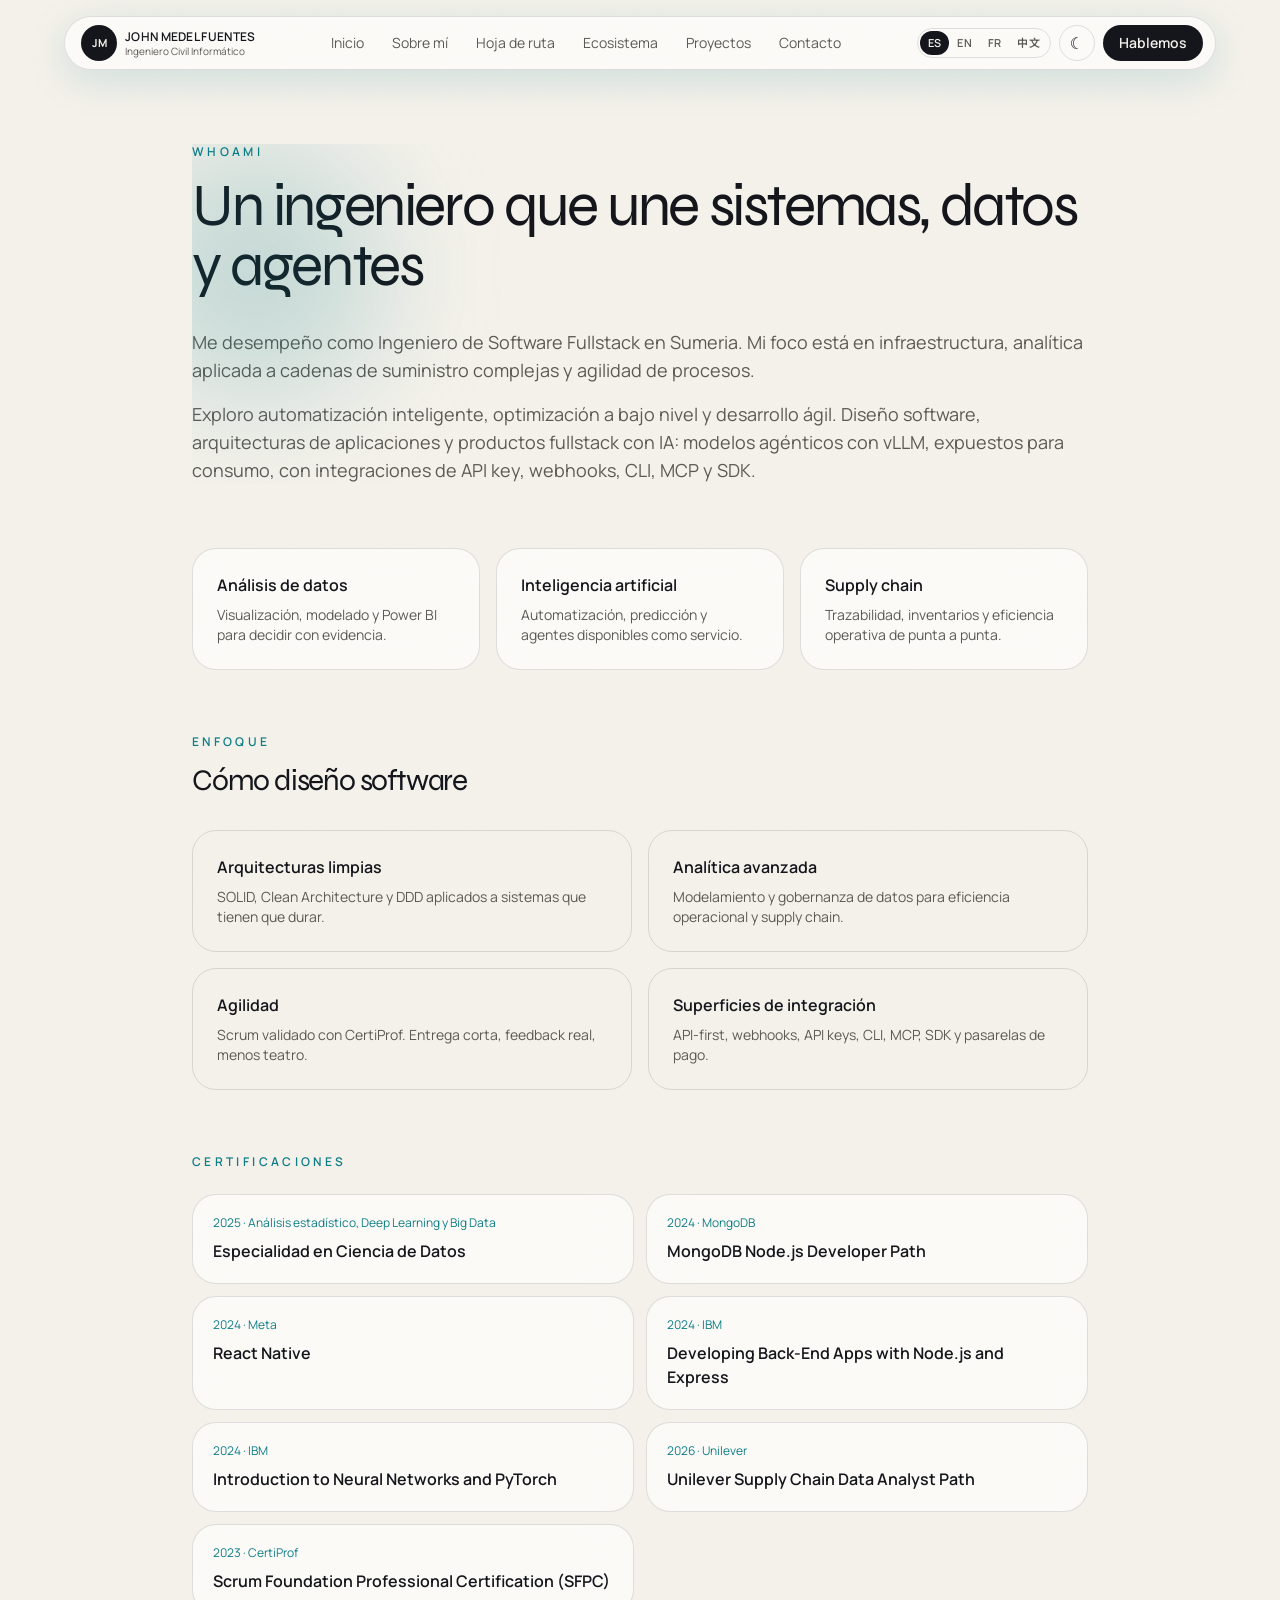
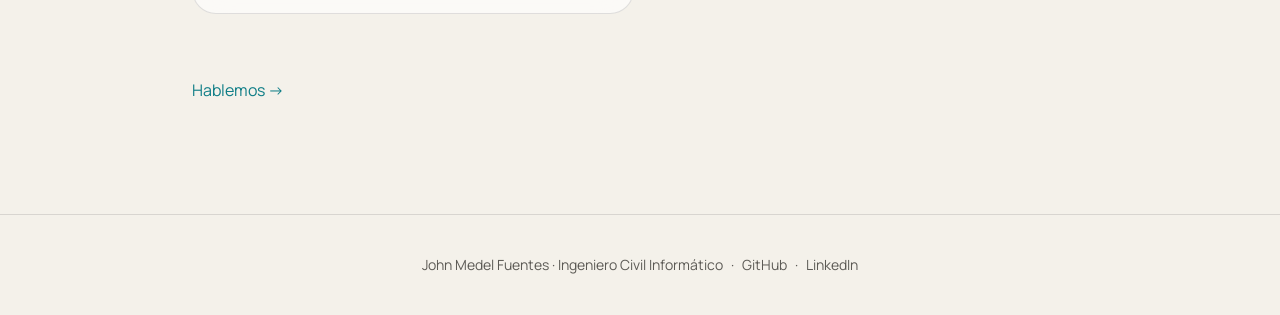
<file: whoami/index.html>
<!DOCTYPE html><html lang="es" class="dark"><head><meta charset="utf-8"><link rel="icon" type="image/svg+xml" href="/favicon.svg"><meta name="viewport" content="width=device-width, initial-scale=1"><meta name="generator" content="Astro v7.3.2"><meta name="description" content="Ingeniero Civil Informático y desarrollador full stack. Arquitectura de software, sistemas empresariales, IA agéntica y la plataforma Quality Intelligence."><meta property="og:title" content="Un ingeniero que une sistemas, datos y agentes — John Medel"><meta property="og:description" content="Ingeniero Civil Informático y desarrollador full stack. Arquitectura de software, sistemas empresariales, IA agéntica y la plataforma Quality Intelligence."><title>Un ingeniero que une sistemas, datos y agentes — John Medel</title><link rel="preconnect" href="https://fonts.googleapis.com"><link rel="preconnect" href="https://fonts.gstatic.com" crossorigin><link href="https://fonts.googleapis.com/css2?family=Manrope:wght@400;500;600;700;800&family=Noto+Sans+SC:wght@400;600;700&family=Syne:wght@600;700;800&display=swap" rel="stylesheet"><script>
      (function () {
        try {
          var stored = localStorage.getItem('theme');
          var dark = stored
            ? stored === 'dark'
            : window.matchMedia('(prefers-color-scheme: dark)').matches;
          document.documentElement.classList.toggle('dark', dark);
          document.documentElement.classList.toggle('light', !dark);
        } catch (e) {}
      })();
    </script><link rel="stylesheet" href="/assets/Layout.4qaQ1tfX.css"></head><body><div id="root-content"><header class="fixed inset-x-0 top-0 z-50 px-4 pt-4"><div class="glass mx-auto flex max-w-6xl items-center justify-between gap-3 rounded-full px-3 py-2 shadow-[0_10px_40px_var(--glow)]"><a href="/" class="flex items-center gap-2 pl-1"><span class="grid h-9 w-9 place-items-center rounded-full bg-fg text-[11px] font-bold text-bg">JM</span><span class="hidden leading-tight sm:block"><span class="block text-xs font-semibold tracking-wide">JOHN MEDEL FUENTES</span><span class="block text-[10px] text-muted">Ingeniero Civil Informático</span></span></a><nav class="hidden items-center gap-1 lg:flex"><a href="/" class="rounded-full px-3 py-1.5 text-sm text-muted transition hover:text-fg">Inicio</a><a href="/whoami" class="rounded-full px-3 py-1.5 text-sm text-muted transition hover:text-fg">Sobre mí</a><a href="/#roadmap" class="rounded-full px-3 py-1.5 text-sm text-muted transition hover:text-fg">Hoja de ruta</a><a href="/#stack" class="rounded-full px-3 py-1.5 text-sm text-muted transition hover:text-fg">Ecosistema</a><a href="/#projects" class="rounded-full px-3 py-1.5 text-sm text-muted transition hover:text-fg">Proyectos</a><a href="/contact" class="rounded-full px-3 py-1.5 text-sm text-muted transition hover:text-fg">Contacto</a></nav><div class="flex items-center gap-2"><style>astro-island,astro-slot,astro-static-slot{display:contents}</style><script>(()=>{var e=async t=>{await(await t())()};(self.Astro||(self.Astro={})).load=e;window.dispatchEvent(new Event("astro:load"));})();</script><script>(()=>{var g=Object.defineProperty;var w=(a,s,c)=>s in a?g(a,s,{enumerable:!0,configurable:!0,writable:!0,value:c}):a[s]=c;var l=(a,s,c)=>w(a,typeof s!="symbol"?s+"":s,c);var E=new Set(["__proto__","constructor","prototype"]);{let a={0:t=>y(t),1:t=>c(t),2:t=>new RegExp(t),3:t=>new Date(t),4:t=>new Map(c(t)),5:t=>new Set(c(t)),6:t=>BigInt(t),7:t=>new URL(t),8:t=>new Uint8Array(t),9:t=>new Uint16Array(t),10:t=>new Uint32Array(t),11:t=>Number.POSITIVE_INFINITY*t},s=t=>{let[p,e]=t;return p in a?a[p](e):void 0},c=t=>t.map(s),y=t=>typeof t!="object"||t===null?t:Object.fromEntries(Object.entries(t).map(([p,e])=>[p,s(e)]));class f extends HTMLElement{constructor(){super(...arguments);l(this,"Component");l(this,"hydrator");l(this,"hydrate",async()=>{var b;if(!this.hydrator||!this.isConnected)return;let e=(b=this.parentElement)==null?void 0:b.closest("astro-island[ssr]");if(e){e.addEventListener("astro:hydrate",this.hydrate,{once:!0});return}let r=this.querySelectorAll("astro-slot"),n={},d=this.querySelectorAll("template[data-astro-template]");for(let o of d){let i=o.closest(this.tagName);i!=null&&i.isSameNode(this)&&(n[o.getAttribute("data-astro-template")||"default"]=o.innerHTML,o.remove())}for(let o of r){let i=o.closest(this.tagName);i!=null&&i.isSameNode(this)&&(n[o.getAttribute("name")||"default"]=o.innerHTML)}let u;try{u=this.hasAttribute("props")?y(JSON.parse(this.getAttribute("props"))):{}}catch(o){let i=this.getAttribute("component-url")||"<unknown>",v=this.getAttribute("component-export");throw v&&(i+=` (export ${v})`),console.error(`[hydrate] Error parsing props for component ${i}`,this.getAttribute("props"),o),o}let h;await this.hydrator(this)(this.Component,u,n,{client:this.getAttribute("client")}),this.removeAttribute("ssr"),this.dispatchEvent(new CustomEvent("astro:hydrate"))});l(this,"unmount",()=>{this.isConnected||this.dispatchEvent(new CustomEvent("astro:unmount"))})}disconnectedCallback(){document.removeEventListener("astro:after-swap",this.unmount),document.addEventListener("astro:after-swap",this.unmount,{once:!0})}connectedCallback(){if(!this.hasAttribute("await-children")||document.readyState==="interactive"||document.readyState==="complete")this.childrenConnectedCallback();else{let e=()=>{document.removeEventListener("DOMContentLoaded",e),r.disconnect(),this.childrenConnectedCallback()},r=new MutationObserver(()=>{var n;((n=this.lastChild)==null?void 0:n.nodeType)===Node.COMMENT_NODE&&this.lastChild.nodeValue==="astro:end"&&(this.lastChild.remove(),e())});r.observe(this,{childList:!0}),document.addEventListener("DOMContentLoaded",e)}}async childrenConnectedCallback(){let e=this.getAttribute("before-hydration-url");e&&await import(e),this.start()}getRetryImportUrl(e){let r=new URL(e,document.baseURI);return r.searchParams.set("astro-retry",Date.now().toString()),r.toString()}async importWithRetry(e){try{return await import(e)}catch(r){return await new Promise(n=>setTimeout(n,1e3)),import(this.getRetryImportUrl(e))}}handleHydrationError(e){let r=this.getAttribute("component-url"),n=new CustomEvent("astro:hydration-error",{cancelable:!0,bubbles:!0,composed:!0,detail:{error:e,componentUrl:r}});this.dispatchEvent(n)&&console.error(`[astro-island] Error hydrating ${r}`,e)}async start(){let e=JSON.parse(this.getAttribute("opts")),r=this.getAttribute("client");if(Astro[r]===void 0){window.addEventListener(`astro:${r}`,()=>this.start(),{once:!0});return}try{await Astro[r](async()=>{let n=this.getAttribute("renderer-url");try{let[d,{default:u}]=await Promise.all([this.importWithRetry(this.getAttribute("component-url")),n?this.importWithRetry(n):Promise.resolve({default:()=>()=>{}})]),h=this.getAttribute("component-export")||"default";if(h.includes(".")){this.Component=d;for(let m of h.split(".")){if(E.has(m)||!this.Component||typeof this.Component!="object"&&typeof this.Component!="function"||!Object.hasOwn(this.Component,m))throw new Error(`Invalid component export path: ${h}`);this.Component=this.Component[m]}}else{if(E.has(h))throw new Error(`Invalid component export path: ${h}`);this.Component=d[h]}return this.hydrator=u,this.hydrate}catch(d){return this.handleHydrationError(d),()=>{}}},e,this)}catch(n){this.handleHydrationError(n)}}attributeChangedCallback(){this.hydrate()}}l(f,"observedAttributes",["props"]),customElements.get("astro-island")||customElements.define("astro-island",f)}})();</script><astro-island uid="Z2q4rxh" prefix="r1" component-url="/assets/Controls.C56ekiMT.js" component-export="default" renderer-url="/assets/client.Buyw3Q1S.js" props="{&quot;lang&quot;:[0,&quot;es&quot;],&quot;localeHrefs&quot;:[0,{&quot;es&quot;:[0,&quot;/whoami&quot;],&quot;en&quot;:[0,&quot;/en/whoami&quot;],&quot;fr&quot;:[0,&quot;/fr/whoami&quot;],&quot;zh&quot;:[0,&quot;/zh/whoami&quot;]}]}" ssr client="load" opts="{&quot;name&quot;:&quot;Controls&quot;,&quot;value&quot;:true}" await-children><div class="flex items-center gap-1"><div class="flex rounded-full border border-line p-0.5"><a href="/whoami" hrefLang="es" class="rounded-full px-2 py-1 text-[11px] font-semibold tracking-wide transition bg-fg text-bg">ES</a><a href="/en/whoami" hrefLang="en" class="rounded-full px-2 py-1 text-[11px] font-semibold tracking-wide transition text-muted hover:text-fg">EN</a><a href="/fr/whoami" hrefLang="fr" class="rounded-full px-2 py-1 text-[11px] font-semibold tracking-wide transition text-muted hover:text-fg">FR</a><a href="/zh/whoami" hrefLang="zh-CN" class="rounded-full px-2 py-1 text-[11px] font-semibold tracking-wide transition text-muted hover:text-fg">中文</a></div><button type="button" class="ml-1 grid h-9 w-9 place-items-center rounded-full border border-line text-fg transition hover:border-accent" aria-label="Light theme">☀</button></div><!--astro:end--></astro-island><a href="/contact" class="hidden rounded-full bg-fg px-4 py-2 text-sm font-semibold text-bg sm:inline">Hablemos</a></div></div><nav class="glass mx-auto mt-2 flex max-w-6xl gap-1 overflow-x-auto rounded-full px-2 py-1 lg:hidden"><a href="/" class="shrink-0 rounded-full px-3 py-1.5 text-sm text-muted">Inicio</a><a href="/whoami" class="shrink-0 rounded-full px-3 py-1.5 text-sm text-muted">Sobre mí</a><a href="/#roadmap" class="shrink-0 rounded-full px-3 py-1.5 text-sm text-muted">Hoja de ruta</a><a href="/#stack" class="shrink-0 rounded-full px-3 py-1.5 text-sm text-muted">Ecosistema</a><a href="/#projects" class="shrink-0 rounded-full px-3 py-1.5 text-sm text-muted">Proyectos</a><a href="/contact" class="shrink-0 rounded-full px-3 py-1.5 text-sm text-muted">Contacto</a></nav></header><main class="px-6 pb-28 pt-36"><div class="relative mx-auto max-w-4xl overflow-hidden"><div class="orb -left-16 top-0 h-64 w-64" style="background:var(--orb-a)"></div><p class="text-xs font-semibold uppercase tracking-[0.28em] text-accent">Whoami</p><h1 class="display mt-4 text-4xl sm:text-6xl">Un ingeniero que une sistemas, datos y agentes</h1><p class="mt-8 text-lg text-muted">Me desempeño como Ingeniero de Software Fullstack en Sumeria. Mi foco está en infraestructura, analítica aplicada a cadenas de suministro complejas y agilidad de procesos.</p><p class="mt-4 text-lg text-muted">Exploro automatización inteligente, optimización a bajo nivel y desarrollo ágil. Diseño software, arquitecturas de aplicaciones y productos fullstack con IA: modelos agénticos con vLLM, expuestos para consumo, con integraciones de API key, webhooks, CLI, MCP y SDK.</p></div><div class="mx-auto mt-16 grid max-w-4xl gap-4 md:grid-cols-3"><article class="glass rounded-3xl p-6"><h2 class="font-semibold">Análisis de datos</h2><p class="mt-2 text-sm text-muted">Visualización, modelado y Power BI para decidir con evidencia.</p></article><article class="glass rounded-3xl p-6"><h2 class="font-semibold">Inteligencia artificial</h2><p class="mt-2 text-sm text-muted">Automatización, predicción y agentes disponibles como servicio.</p></article><article class="glass rounded-3xl p-6"><h2 class="font-semibold">Supply chain</h2><p class="mt-2 text-sm text-muted">Trazabilidad, inventarios y eficiencia operativa de punta a punta.</p></article></div><div class="mx-auto mt-16 max-w-4xl"><p class="text-xs font-semibold uppercase tracking-[0.28em] text-accent">Enfoque</p><h2 class="display mt-3 text-3xl">Cómo diseño software</h2><div class="mt-8 grid gap-4 md:grid-cols-2"><article class="rounded-3xl border border-line p-6"><h3 class="font-semibold">Arquitecturas limpias</h3><p class="mt-2 text-sm text-muted">SOLID, Clean Architecture y DDD aplicados a sistemas que tienen que durar.</p></article><article class="rounded-3xl border border-line p-6"><h3 class="font-semibold">Analítica avanzada</h3><p class="mt-2 text-sm text-muted">Modelamiento y gobernanza de datos para eficiencia operacional y supply chain.</p></article><article class="rounded-3xl border border-line p-6"><h3 class="font-semibold">Agilidad</h3><p class="mt-2 text-sm text-muted">Scrum validado con CertiProf. Entrega corta, feedback real, menos teatro.</p></article><article class="rounded-3xl border border-line p-6"><h3 class="font-semibold">Superficies de integración</h3><p class="mt-2 text-sm text-muted">API-first, webhooks, API keys, CLI, MCP, SDK y pasarelas de pago.</p></article></div></div><div class="mx-auto mt-16 max-w-4xl"><p class="text-xs font-semibold uppercase tracking-[0.28em] text-accent">Certificaciones</p><div class="mt-6 grid gap-3 sm:grid-cols-2"><article class="glass rounded-3xl p-5"><p class="text-xs text-accent">2025 · Análisis estadístico, Deep Learning y Big Data</p><h3 class="mt-2 font-semibold">Especialidad en Ciencia de Datos</h3></article><article class="glass rounded-3xl p-5"><p class="text-xs text-accent">2024 · MongoDB</p><h3 class="mt-2 font-semibold">MongoDB Node.js Developer Path</h3></article><article class="glass rounded-3xl p-5"><p class="text-xs text-accent">2024 · Meta</p><h3 class="mt-2 font-semibold">React Native</h3></article><article class="glass rounded-3xl p-5"><p class="text-xs text-accent">2024 · IBM</p><h3 class="mt-2 font-semibold">Developing Back-End Apps with Node.js and Express</h3></article><article class="glass rounded-3xl p-5"><p class="text-xs text-accent">2024 · IBM</p><h3 class="mt-2 font-semibold">Introduction to Neural Networks and PyTorch</h3></article><article class="glass rounded-3xl p-5"><p class="text-xs text-accent">2026 · Unilever</p><h3 class="mt-2 font-semibold">Unilever Supply Chain Data Analyst Path</h3></article><article class="glass rounded-3xl p-5"><p class="text-xs text-accent">2023 · CertiProf</p><h3 class="mt-2 font-semibold">Scrum Foundation Professional Certification (SFPC)</h3></article></div></div><p class="mx-auto mt-16 max-w-4xl"><a class="text-accent" href="/contact">Hablemos →</a></p></main><footer class="border-t border-line px-6 py-10 text-center text-sm text-muted">John Medel Fuentes · Ingeniero Civil Informático<span class="mx-2">·</span><a class="hover:text-fg" href="https://github.com/neuxsteel">GitHub</a><span class="mx-2">·</span><a class="hover:text-fg" href="https://www.linkedin.com/in/john-medel-fuentes">LinkedIn</a></footer></div><script>
      (function () {
        var reduce = window.matchMedia('(prefers-reduced-motion: reduce)').matches;
        var ticking = false;
        function paint() {
          document.documentElement.style.setProperty('--sy', String(window.scrollY));
          ticking = false;
        }
        window.addEventListener(
          'scroll',
          function () {
            if (!ticking) {
              requestAnimationFrame(paint);
              ticking = true;
            }
          },
          { passive: true }
        );
        if (!reduce) {
          window.addEventListener(
            'pointermove',
            function (e) {
              document.documentElement.style.setProperty('--mx', String(e.clientX / innerWidth - 0.5));
              document.documentElement.style.setProperty('--my', String(e.clientY / innerHeight - 0.5));
            },
            { passive: true }
          );
        }
        paint();
      })();
    </script></body></html>
</file>
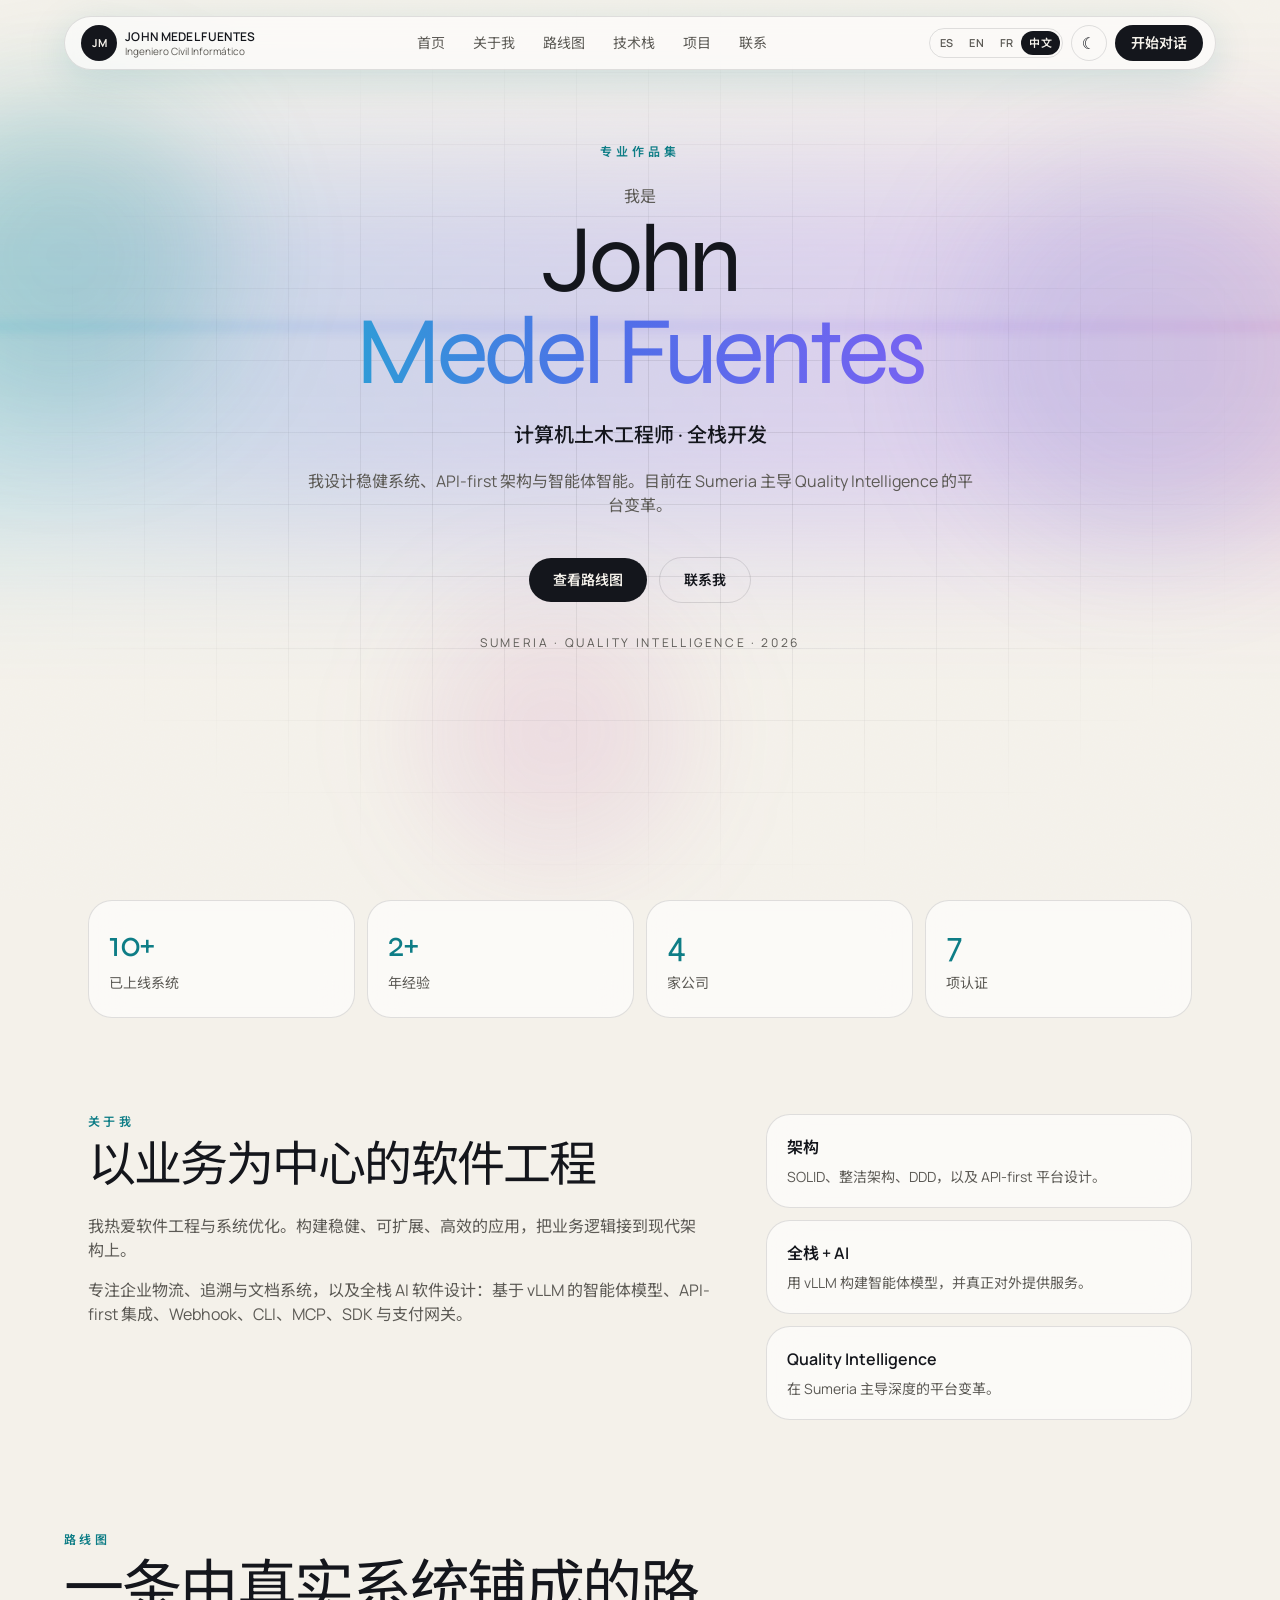
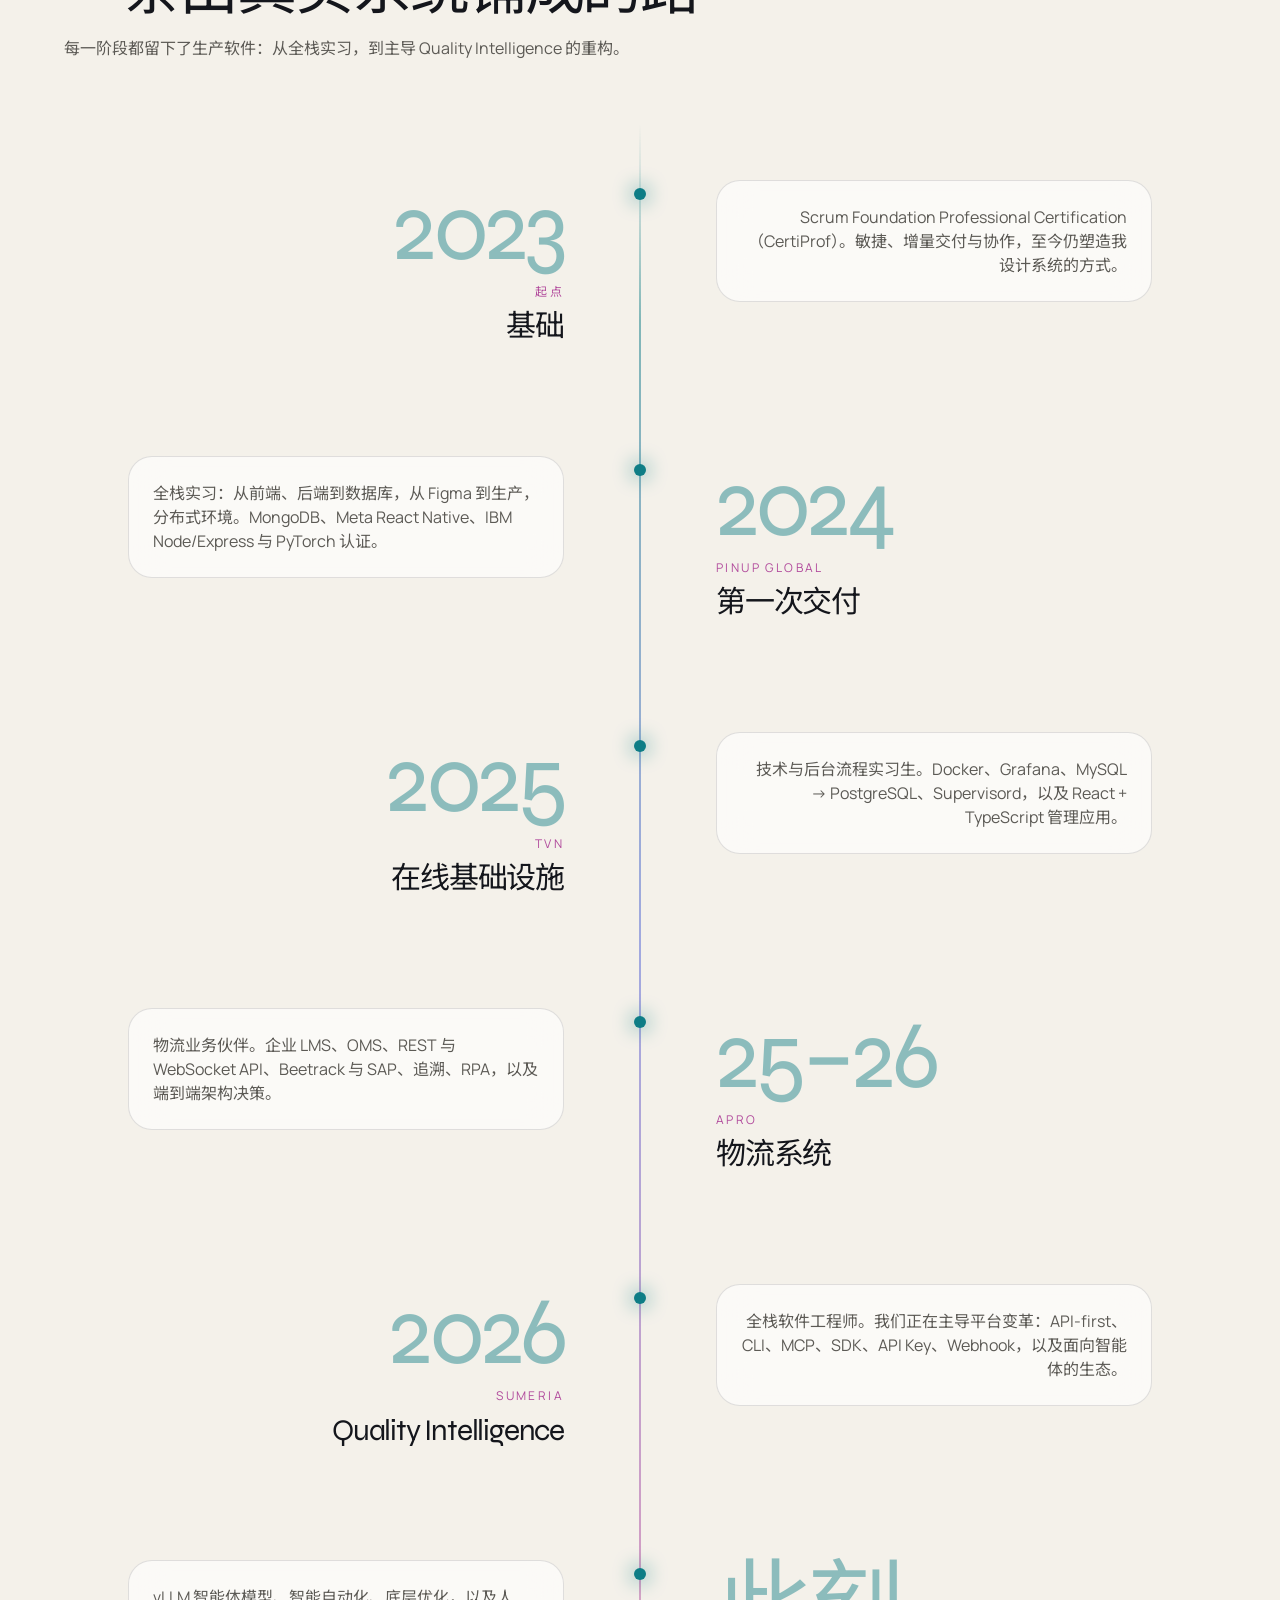
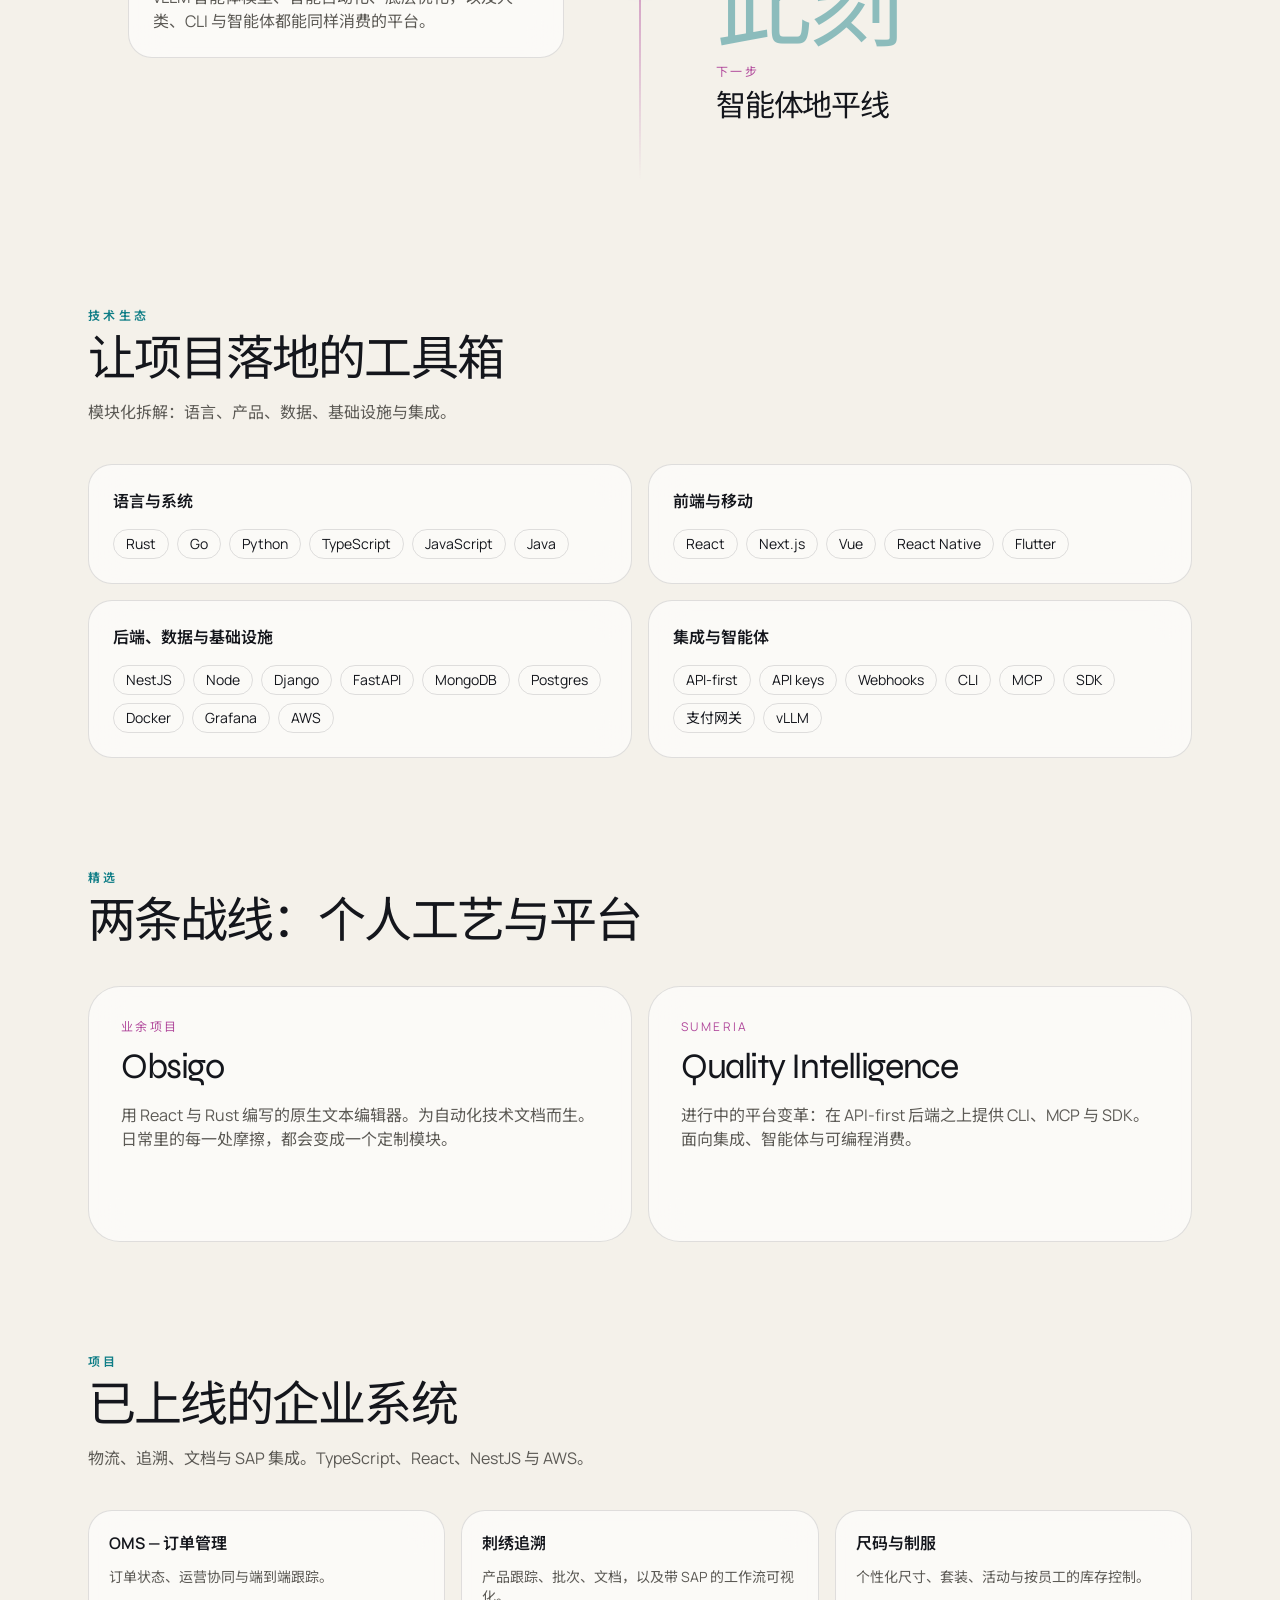
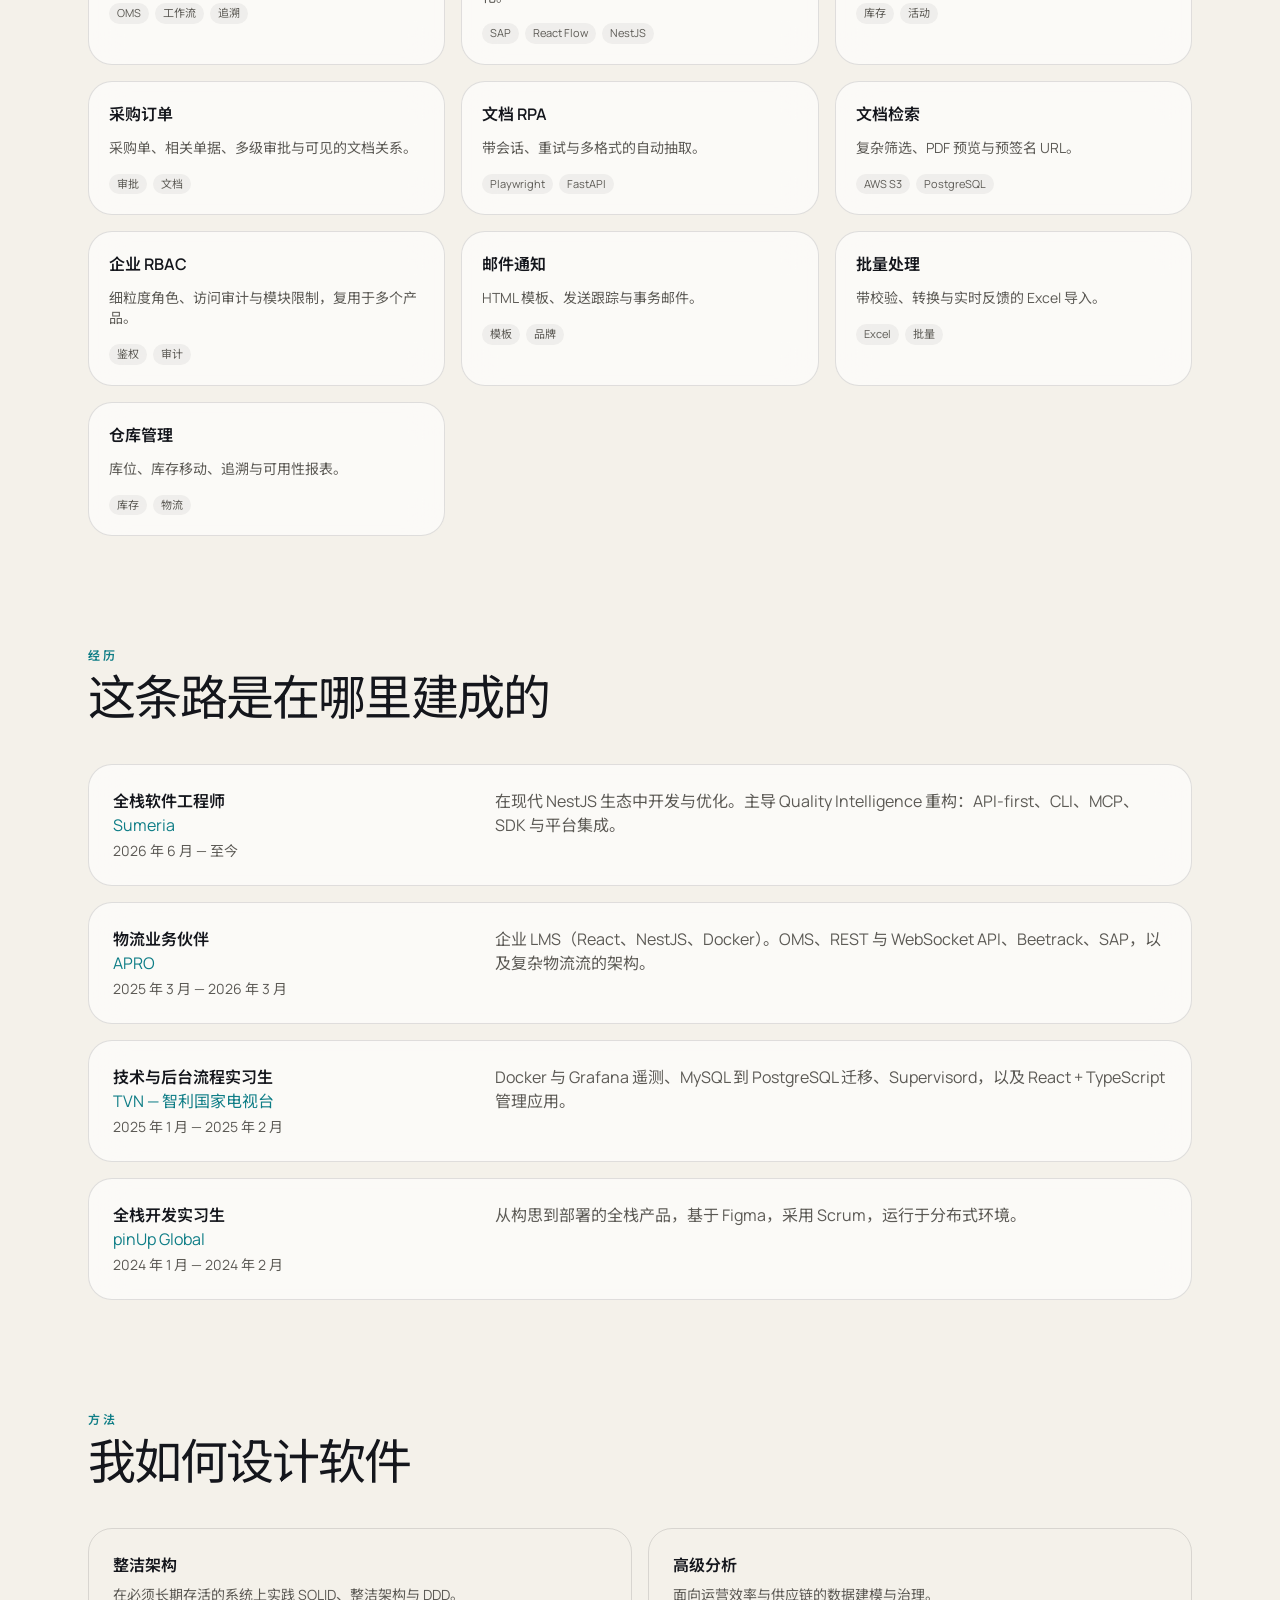
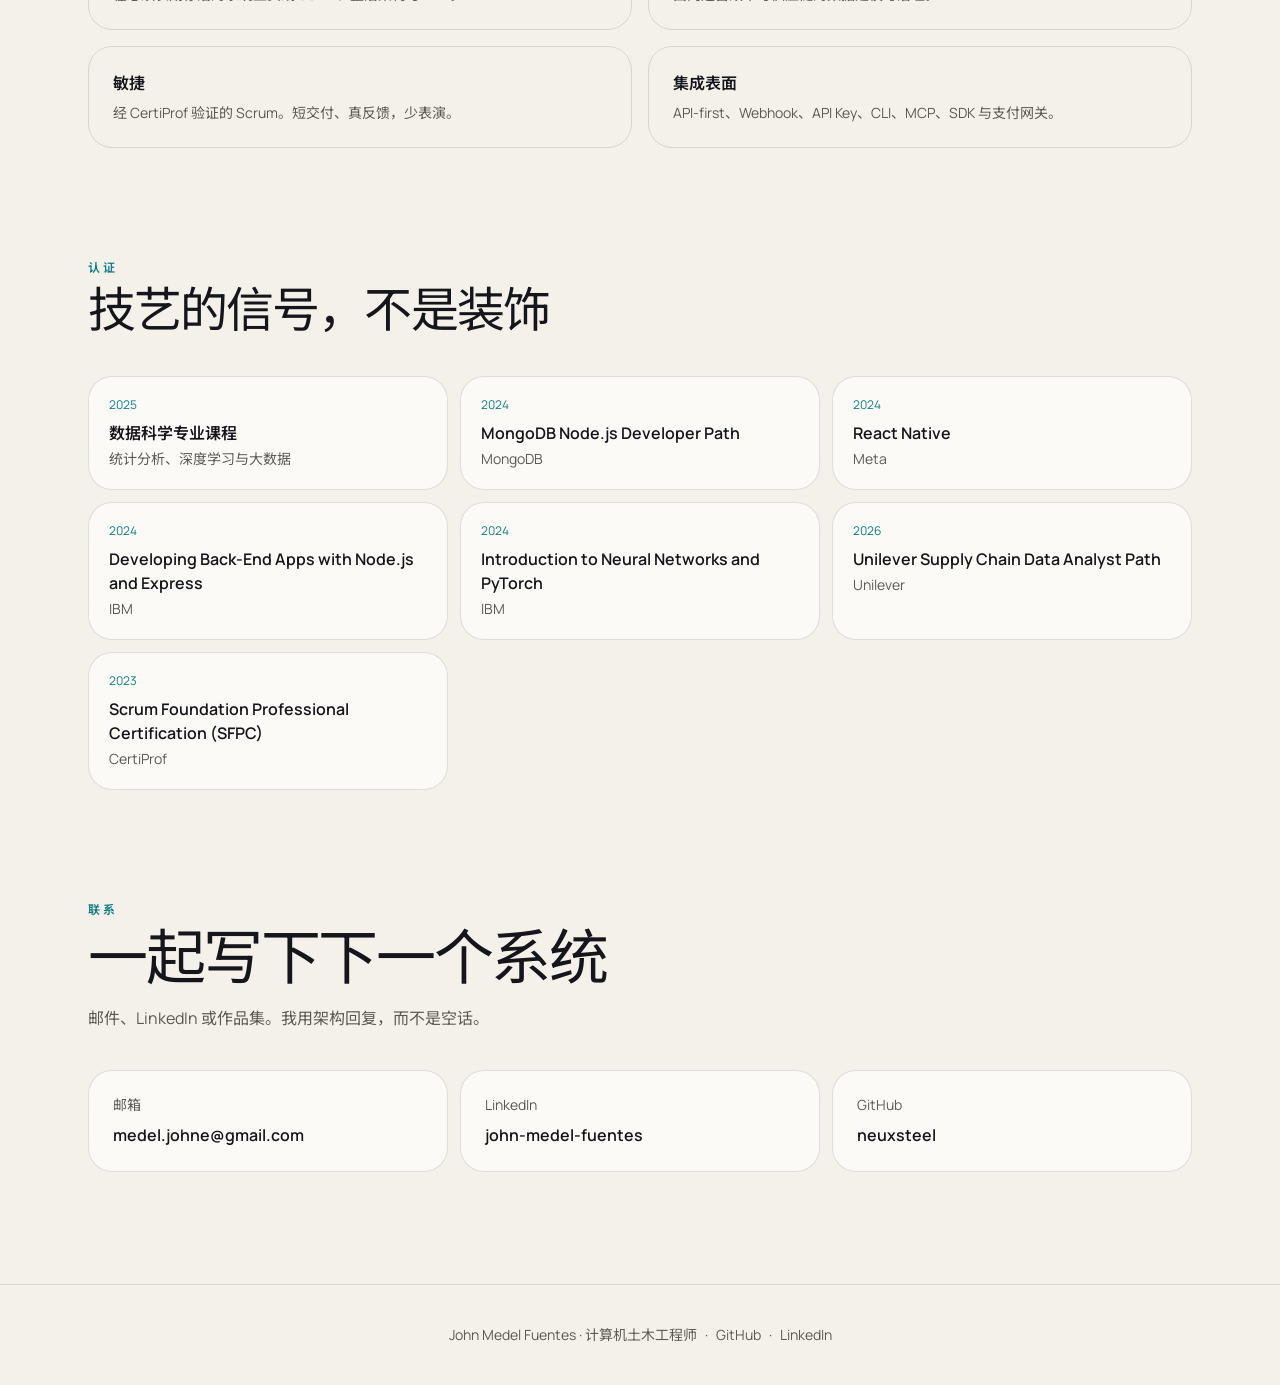
<file: zh/index.html>
<!DOCTYPE html><html lang="zh-CN" class="dark"><head><meta charset="utf-8"><link rel="icon" type="image/svg+xml" href="/favicon.svg"><meta name="viewport" content="width=device-width, initial-scale=1"><meta name="generator" content="Astro v7.3.2"><meta name="description" content="计算机土木工程师与全栈开发者。软件架构、企业系统、智能体 AI，以及 Quality Intelligence 平台。"><meta property="og:title" content="John Medel Fuentes — 全栈软件工程师"><meta property="og:description" content="计算机土木工程师与全栈开发者。软件架构、企业系统、智能体 AI，以及 Quality Intelligence 平台。"><title>John Medel Fuentes — 全栈软件工程师</title><link rel="preconnect" href="https://fonts.googleapis.com"><link rel="preconnect" href="https://fonts.gstatic.com" crossorigin><link href="https://fonts.googleapis.com/css2?family=Manrope:wght@400;500;600;700;800&family=Noto+Sans+SC:wght@400;600;700&family=Syne:wght@600;700;800&display=swap" rel="stylesheet"><script>
      (function () {
        try {
          var stored = localStorage.getItem('theme');
          var dark = stored
            ? stored === 'dark'
            : window.matchMedia('(prefers-color-scheme: dark)').matches;
          document.documentElement.classList.toggle('dark', dark);
          document.documentElement.classList.toggle('light', !dark);
        } catch (e) {}
      })();
    </script><link rel="stylesheet" href="/assets/Layout.4qaQ1tfX.css"></head><body><div id="root-content"><header class="fixed inset-x-0 top-0 z-50 px-4 pt-4"><div class="glass mx-auto flex max-w-6xl items-center justify-between gap-3 rounded-full px-3 py-2 shadow-[0_10px_40px_var(--glow)]"><a href="/zh" class="flex items-center gap-2 pl-1"><span class="grid h-9 w-9 place-items-center rounded-full bg-fg text-[11px] font-bold text-bg">JM</span><span class="hidden leading-tight sm:block"><span class="block text-xs font-semibold tracking-wide">JOHN MEDEL FUENTES</span><span class="block text-[10px] text-muted">Ingeniero Civil Informático</span></span></a><nav class="hidden items-center gap-1 lg:flex"><a href="/zh" class="rounded-full px-3 py-1.5 text-sm text-muted transition hover:text-fg">首页</a><a href="/zh/whoami" class="rounded-full px-3 py-1.5 text-sm text-muted transition hover:text-fg">关于我</a><a href="/zh#roadmap" class="rounded-full px-3 py-1.5 text-sm text-muted transition hover:text-fg">路线图</a><a href="/zh#stack" class="rounded-full px-3 py-1.5 text-sm text-muted transition hover:text-fg">技术栈</a><a href="/zh#projects" class="rounded-full px-3 py-1.5 text-sm text-muted transition hover:text-fg">项目</a><a href="/zh/contact" class="rounded-full px-3 py-1.5 text-sm text-muted transition hover:text-fg">联系</a></nav><div class="flex items-center gap-2"><style>astro-island,astro-slot,astro-static-slot{display:contents}</style><script>(()=>{var e=async t=>{await(await t())()};(self.Astro||(self.Astro={})).load=e;window.dispatchEvent(new Event("astro:load"));})();</script><script>(()=>{var g=Object.defineProperty;var w=(a,s,c)=>s in a?g(a,s,{enumerable:!0,configurable:!0,writable:!0,value:c}):a[s]=c;var l=(a,s,c)=>w(a,typeof s!="symbol"?s+"":s,c);var E=new Set(["__proto__","constructor","prototype"]);{let a={0:t=>y(t),1:t=>c(t),2:t=>new RegExp(t),3:t=>new Date(t),4:t=>new Map(c(t)),5:t=>new Set(c(t)),6:t=>BigInt(t),7:t=>new URL(t),8:t=>new Uint8Array(t),9:t=>new Uint16Array(t),10:t=>new Uint32Array(t),11:t=>Number.POSITIVE_INFINITY*t},s=t=>{let[p,e]=t;return p in a?a[p](e):void 0},c=t=>t.map(s),y=t=>typeof t!="object"||t===null?t:Object.fromEntries(Object.entries(t).map(([p,e])=>[p,s(e)]));class f extends HTMLElement{constructor(){super(...arguments);l(this,"Component");l(this,"hydrator");l(this,"hydrate",async()=>{var b;if(!this.hydrator||!this.isConnected)return;let e=(b=this.parentElement)==null?void 0:b.closest("astro-island[ssr]");if(e){e.addEventListener("astro:hydrate",this.hydrate,{once:!0});return}let r=this.querySelectorAll("astro-slot"),n={},d=this.querySelectorAll("template[data-astro-template]");for(let o of d){let i=o.closest(this.tagName);i!=null&&i.isSameNode(this)&&(n[o.getAttribute("data-astro-template")||"default"]=o.innerHTML,o.remove())}for(let o of r){let i=o.closest(this.tagName);i!=null&&i.isSameNode(this)&&(n[o.getAttribute("name")||"default"]=o.innerHTML)}let u;try{u=this.hasAttribute("props")?y(JSON.parse(this.getAttribute("props"))):{}}catch(o){let i=this.getAttribute("component-url")||"<unknown>",v=this.getAttribute("component-export");throw v&&(i+=` (export ${v})`),console.error(`[hydrate] Error parsing props for component ${i}`,this.getAttribute("props"),o),o}let h;await this.hydrator(this)(this.Component,u,n,{client:this.getAttribute("client")}),this.removeAttribute("ssr"),this.dispatchEvent(new CustomEvent("astro:hydrate"))});l(this,"unmount",()=>{this.isConnected||this.dispatchEvent(new CustomEvent("astro:unmount"))})}disconnectedCallback(){document.removeEventListener("astro:after-swap",this.unmount),document.addEventListener("astro:after-swap",this.unmount,{once:!0})}connectedCallback(){if(!this.hasAttribute("await-children")||document.readyState==="interactive"||document.readyState==="complete")this.childrenConnectedCallback();else{let e=()=>{document.removeEventListener("DOMContentLoaded",e),r.disconnect(),this.childrenConnectedCallback()},r=new MutationObserver(()=>{var n;((n=this.lastChild)==null?void 0:n.nodeType)===Node.COMMENT_NODE&&this.lastChild.nodeValue==="astro:end"&&(this.lastChild.remove(),e())});r.observe(this,{childList:!0}),document.addEventListener("DOMContentLoaded",e)}}async childrenConnectedCallback(){let e=this.getAttribute("before-hydration-url");e&&await import(e),this.start()}getRetryImportUrl(e){let r=new URL(e,document.baseURI);return r.searchParams.set("astro-retry",Date.now().toString()),r.toString()}async importWithRetry(e){try{return await import(e)}catch(r){return await new Promise(n=>setTimeout(n,1e3)),import(this.getRetryImportUrl(e))}}handleHydrationError(e){let r=this.getAttribute("component-url"),n=new CustomEvent("astro:hydration-error",{cancelable:!0,bubbles:!0,composed:!0,detail:{error:e,componentUrl:r}});this.dispatchEvent(n)&&console.error(`[astro-island] Error hydrating ${r}`,e)}async start(){let e=JSON.parse(this.getAttribute("opts")),r=this.getAttribute("client");if(Astro[r]===void 0){window.addEventListener(`astro:${r}`,()=>this.start(),{once:!0});return}try{await Astro[r](async()=>{let n=this.getAttribute("renderer-url");try{let[d,{default:u}]=await Promise.all([this.importWithRetry(this.getAttribute("component-url")),n?this.importWithRetry(n):Promise.resolve({default:()=>()=>{}})]),h=this.getAttribute("component-export")||"default";if(h.includes(".")){this.Component=d;for(let m of h.split(".")){if(E.has(m)||!this.Component||typeof this.Component!="object"&&typeof this.Component!="function"||!Object.hasOwn(this.Component,m))throw new Error(`Invalid component export path: ${h}`);this.Component=this.Component[m]}}else{if(E.has(h))throw new Error(`Invalid component export path: ${h}`);this.Component=d[h]}return this.hydrator=u,this.hydrate}catch(d){return this.handleHydrationError(d),()=>{}}},e,this)}catch(n){this.handleHydrationError(n)}}attributeChangedCallback(){this.hydrate()}}l(f,"observedAttributes",["props"]),customElements.get("astro-island")||customElements.define("astro-island",f)}})();</script><astro-island uid="Z3STF" prefix="r1" component-url="/assets/Controls.C56ekiMT.js" component-export="default" renderer-url="/assets/client.Buyw3Q1S.js" props="{&quot;lang&quot;:[0,&quot;zh&quot;],&quot;localeHrefs&quot;:[0,{&quot;es&quot;:[0,&quot;/&quot;],&quot;en&quot;:[0,&quot;/en&quot;],&quot;fr&quot;:[0,&quot;/fr&quot;],&quot;zh&quot;:[0,&quot;/zh&quot;]}]}" ssr client="load" opts="{&quot;name&quot;:&quot;Controls&quot;,&quot;value&quot;:true}" await-children><div class="flex items-center gap-1"><div class="flex rounded-full border border-line p-0.5"><a href="/" hrefLang="es" class="rounded-full px-2 py-1 text-[11px] font-semibold tracking-wide transition text-muted hover:text-fg">ES</a><a href="/en" hrefLang="en" class="rounded-full px-2 py-1 text-[11px] font-semibold tracking-wide transition text-muted hover:text-fg">EN</a><a href="/fr" hrefLang="fr" class="rounded-full px-2 py-1 text-[11px] font-semibold tracking-wide transition text-muted hover:text-fg">FR</a><a href="/zh" hrefLang="zh-CN" class="rounded-full px-2 py-1 text-[11px] font-semibold tracking-wide transition bg-fg text-bg">中文</a></div><button type="button" class="ml-1 grid h-9 w-9 place-items-center rounded-full border border-line text-fg transition hover:border-accent" aria-label="Light theme">☀</button></div><!--astro:end--></astro-island><a href="/zh/contact" class="hidden rounded-full bg-fg px-4 py-2 text-sm font-semibold text-bg sm:inline">开始对话</a></div></div><nav class="glass mx-auto mt-2 flex max-w-6xl gap-1 overflow-x-auto rounded-full px-2 py-1 lg:hidden"><a href="/zh" class="shrink-0 rounded-full px-3 py-1.5 text-sm text-muted">首页</a><a href="/zh/whoami" class="shrink-0 rounded-full px-3 py-1.5 text-sm text-muted">关于我</a><a href="/zh#roadmap" class="shrink-0 rounded-full px-3 py-1.5 text-sm text-muted">路线图</a><a href="/zh#stack" class="shrink-0 rounded-full px-3 py-1.5 text-sm text-muted">技术栈</a><a href="/zh#projects" class="shrink-0 rounded-full px-3 py-1.5 text-sm text-muted">项目</a><a href="/zh/contact" class="shrink-0 rounded-full px-3 py-1.5 text-sm text-muted">联系</a></nav></header><main><section class="relative isolate min-h-[100svh] overflow-hidden px-6 pb-24 pt-36"><div class="hero-aurora plx" style="--plx:0.22"></div><div class="hero-ribbon plx" style="--plx:0.16"></div><div class="orb orb-float -left-24 top-24 h-80 w-80 plx" style="background:var(--orb-a);--plx:0.28;animation-delay:-4s"></div><div class="orb orb-float right-[-4rem] top-40 h-96 w-96 plx" style="background:var(--orb-b);--plx:0.42;animation-duration:22s;animation-delay:-9s"></div><div class="orb orb-float bottom-10 left-1/3 h-64 w-64 plx" style="background:var(--orb-c);--plx:0.18;animation-duration:26s;animation-delay:-14s"></div><div class="grid-fade pointer-events-none absolute inset-0 opacity-70 plx" style="--plx:-0.08"></div><div class="relative mx-auto max-w-5xl text-center"><p class="plx mb-6 text-xs font-semibold uppercase tracking-[0.35em] text-accent" style="--plx:0.1">专业作品集</p><p class="plx text-muted" style="--plx:0.06">我是</p><h1 class="display mt-2 text-5xl leading-[0.92] sm:text-7xl lg:text-8xl"><span class="plx inline-block text-fg" style="--plx:0.08">John</span><span class="spectrum plx mt-1 block" style="--plx:0.14">Medel Fuentes</span></h1><p class="plx mt-6 text-lg font-medium sm:text-xl" style="--plx:0.05">计算机土木工程师 · 全栈开发</p><p class="plx mx-auto mt-5 max-w-2xl text-pretty text-muted" style="--plx:0.04">我设计稳健系统、API-first 架构与智能体智能。目前在 Sumeria 主导 Quality Intelligence 的平台变革。</p><div class="plx mt-10 flex flex-wrap items-center justify-center gap-3" style="--plx:0.03"><a href="#roadmap" class="rounded-full bg-fg px-6 py-3 text-sm font-semibold text-bg">查看路线图</a><a href="/zh/contact" class="rounded-full border border-line px-6 py-3 text-sm font-semibold">联系我</a></div><p class="plx mt-8 text-xs uppercase tracking-[0.22em] text-muted" style="--plx:0.02">Sumeria · Quality Intelligence · 2026</p></div></section><section class="mx-auto grid max-w-6xl grid-cols-2 gap-3 px-6 pb-24 md:grid-cols-4"><article class="glass rounded-3xl px-5 py-6"><p class="display text-4xl text-accent">10+</p><p class="mt-2 text-sm text-muted">已上线系统</p></article><article class="glass rounded-3xl px-5 py-6"><p class="display text-4xl text-accent">2+</p><p class="mt-2 text-sm text-muted">年经验</p></article><article class="glass rounded-3xl px-5 py-6"><p class="display text-4xl text-accent">4</p><p class="mt-2 text-sm text-muted">家公司</p></article><article class="glass rounded-3xl px-5 py-6"><p class="display text-4xl text-accent">7</p><p class="mt-2 text-sm text-muted">项认证</p></article></section><section id="about" class="mx-auto grid max-w-6xl gap-10 px-6 pb-28 lg:grid-cols-[1.2fr_0.8fr]"><div><p class="text-xs font-semibold uppercase tracking-[0.28em] text-accent">关于我</p><h2 class="display mt-3 text-4xl sm:text-5xl">以业务为中心的软件工程</h2><p class="mt-6 text-pretty text-muted">我热爱软件工程与系统优化。构建稳健、可扩展、高效的应用，把业务逻辑接到现代架构上。</p><p class="mt-4 text-pretty text-muted">专注企业物流、追溯与文档系统，以及全栈 AI 软件设计：基于 vLLM 的智能体模型、API-first 集成、Webhook、CLI、MCP、SDK 与支付网关。</p></div><div class="space-y-3"><article class="glass rounded-3xl p-5"><h3 class="font-semibold">架构</h3><p class="mt-2 text-sm text-muted">SOLID、整洁架构、DDD，以及 API-first 平台设计。</p></article><article class="glass rounded-3xl p-5"><h3 class="font-semibold">全栈 + AI</h3><p class="mt-2 text-sm text-muted">用 vLLM 构建智能体模型，并真正对外提供服务。</p></article><article class="glass rounded-3xl p-5"><h3 class="font-semibold">Quality Intelligence</h3><p class="mt-2 text-sm text-muted">在 Sumeria 主导深度的平台变革。</p></article></div></section><section id="roadmap" class="relative scroll-mt-32 px-6 pb-32"><div class="mx-auto max-w-6xl"><p class="text-xs font-semibold uppercase tracking-[0.28em] text-accent">路线图</p><h2 class="display mt-3 max-w-3xl text-4xl sm:text-6xl">一条由真实系统铺成的路</h2><p class="mt-4 max-w-2xl text-muted">每一阶段都留下了生产软件：从全栈实习，到主导 Quality Intelligence 的重构。</p></div><div class="relative mx-auto mt-16 max-w-5xl"><div class="beam pointer-events-none absolute left-4 top-0 h-full w-px xl:left-1/2 xl:-translate-x-1/2"></div><article class="relative grid gap-6 py-14 xl:grid-cols-2 xl:text-right"><div class="pl-12 xl:pl-0 xl:pr-16"><p class="display text-5xl text-accent/45 sm:text-6xl xl:text-8xl">2023</p><p class="mt-2 text-xs uppercase tracking-[0.2em] text-accent-2">起点</p><h3 class="display mt-2 text-3xl">基础</h3></div><div class="relative z-10 pl-12 xl:pl-0 xl:pl-16"><div class="glass rounded-3xl p-6"><p class="text-muted">Scrum Foundation Professional Certification（CertiProf）。敏捷、增量交付与协作，至今仍塑造我设计系统的方式。</p></div></div><span class="absolute left-[0.65rem] top-16 h-3 w-3 rounded-full bg-accent shadow-[0_0_20px_var(--accent)] xl:left-1/2 xl:-translate-x-1/2"></span></article><article class="relative grid gap-6 py-14 xl:grid-cols-2 xl:text-left"><div class="pl-12 xl:pl-0 xl:order-2 xl:pl-16"><p class="display text-5xl text-accent/45 sm:text-6xl xl:text-8xl">2024</p><p class="mt-2 text-xs uppercase tracking-[0.2em] text-accent-2">pinUp Global</p><h3 class="display mt-2 text-3xl">第一次交付</h3></div><div class="relative z-10 pl-12 xl:pl-0 xl:order-1 xl:pr-16"><div class="glass rounded-3xl p-6"><p class="text-muted">全栈实习：从前端、后端到数据库，从 Figma 到生产，分布式环境。MongoDB、Meta React Native、IBM Node/Express 与 PyTorch 认证。</p></div></div><span class="absolute left-[0.65rem] top-16 h-3 w-3 rounded-full bg-accent shadow-[0_0_20px_var(--accent)] xl:left-1/2 xl:-translate-x-1/2"></span></article><article class="relative grid gap-6 py-14 xl:grid-cols-2 xl:text-right"><div class="pl-12 xl:pl-0 xl:pr-16"><p class="display text-5xl text-accent/45 sm:text-6xl xl:text-8xl">2025</p><p class="mt-2 text-xs uppercase tracking-[0.2em] text-accent-2">TVN</p><h3 class="display mt-2 text-3xl">在线基础设施</h3></div><div class="relative z-10 pl-12 xl:pl-0 xl:pl-16"><div class="glass rounded-3xl p-6"><p class="text-muted">技术与后台流程实习生。Docker、Grafana、MySQL → PostgreSQL、Supervisord，以及 React + TypeScript 管理应用。</p></div></div><span class="absolute left-[0.65rem] top-16 h-3 w-3 rounded-full bg-accent shadow-[0_0_20px_var(--accent)] xl:left-1/2 xl:-translate-x-1/2"></span></article><article class="relative grid gap-6 py-14 xl:grid-cols-2 xl:text-left"><div class="pl-12 xl:pl-0 xl:order-2 xl:pl-16"><p class="display text-5xl text-accent/45 sm:text-6xl xl:text-8xl">25–26</p><p class="mt-2 text-xs uppercase tracking-[0.2em] text-accent-2">APRO</p><h3 class="display mt-2 text-3xl">物流系统</h3></div><div class="relative z-10 pl-12 xl:pl-0 xl:order-1 xl:pr-16"><div class="glass rounded-3xl p-6"><p class="text-muted">物流业务伙伴。企业 LMS、OMS、REST 与 WebSocket API、Beetrack 与 SAP、追溯、RPA，以及端到端架构决策。</p></div></div><span class="absolute left-[0.65rem] top-16 h-3 w-3 rounded-full bg-accent shadow-[0_0_20px_var(--accent)] xl:left-1/2 xl:-translate-x-1/2"></span></article><article class="relative grid gap-6 py-14 xl:grid-cols-2 xl:text-right"><div class="pl-12 xl:pl-0 xl:pr-16"><p class="display text-5xl text-accent/45 sm:text-6xl xl:text-8xl">2026</p><p class="mt-2 text-xs uppercase tracking-[0.2em] text-accent-2">Sumeria</p><h3 class="display mt-2 text-3xl">Quality Intelligence</h3></div><div class="relative z-10 pl-12 xl:pl-0 xl:pl-16"><div class="glass rounded-3xl p-6"><p class="text-muted">全栈软件工程师。我们正在主导平台变革：API-first、CLI、MCP、SDK、API Key、Webhook，以及面向智能体的生态。</p></div></div><span class="absolute left-[0.65rem] top-16 h-3 w-3 rounded-full bg-accent shadow-[0_0_20px_var(--accent)] xl:left-1/2 xl:-translate-x-1/2"></span></article><article class="relative grid gap-6 py-14 xl:grid-cols-2 xl:text-left"><div class="pl-12 xl:pl-0 xl:order-2 xl:pl-16"><p class="display text-5xl text-accent/45 sm:text-6xl xl:text-8xl">此刻</p><p class="mt-2 text-xs uppercase tracking-[0.2em] text-accent-2">下一步</p><h3 class="display mt-2 text-3xl">智能体地平线</h3></div><div class="relative z-10 pl-12 xl:pl-0 xl:order-1 xl:pr-16"><div class="glass rounded-3xl p-6"><p class="text-muted">vLLM 智能体模型、智能自动化、底层优化，以及人类、CLI 与智能体都能同样消费的平台。</p></div></div><span class="absolute left-[0.65rem] top-16 h-3 w-3 rounded-full bg-accent shadow-[0_0_20px_var(--accent)] xl:left-1/2 xl:-translate-x-1/2"></span></article></div></section><section id="stack" class="mx-auto max-w-6xl px-6 pb-28"><p class="text-xs font-semibold uppercase tracking-[0.28em] text-accent">技术生态</p><h2 class="display mt-3 text-4xl sm:text-5xl">让项目落地的工具箱</h2><p class="mt-4 max-w-2xl text-muted">模块化拆解：语言、产品、数据、基础设施与集成。</p><div class="mt-10 grid gap-4 md:grid-cols-2"><article class="glass rounded-3xl p-6"><h3 class="font-semibold">语言与系统</h3><div class="mt-4 flex flex-wrap gap-2"><span class="rounded-full border border-line px-3 py-1 text-sm">Rust</span><span class="rounded-full border border-line px-3 py-1 text-sm">Go</span><span class="rounded-full border border-line px-3 py-1 text-sm">Python</span><span class="rounded-full border border-line px-3 py-1 text-sm">TypeScript</span><span class="rounded-full border border-line px-3 py-1 text-sm">JavaScript</span><span class="rounded-full border border-line px-3 py-1 text-sm">Java</span></div></article><article class="glass rounded-3xl p-6"><h3 class="font-semibold">前端与移动</h3><div class="mt-4 flex flex-wrap gap-2"><span class="rounded-full border border-line px-3 py-1 text-sm">React</span><span class="rounded-full border border-line px-3 py-1 text-sm">Next.js</span><span class="rounded-full border border-line px-3 py-1 text-sm">Vue</span><span class="rounded-full border border-line px-3 py-1 text-sm">React Native</span><span class="rounded-full border border-line px-3 py-1 text-sm">Flutter</span></div></article><article class="glass rounded-3xl p-6"><h3 class="font-semibold">后端、数据与基础设施</h3><div class="mt-4 flex flex-wrap gap-2"><span class="rounded-full border border-line px-3 py-1 text-sm">NestJS</span><span class="rounded-full border border-line px-3 py-1 text-sm">Node</span><span class="rounded-full border border-line px-3 py-1 text-sm">Django</span><span class="rounded-full border border-line px-3 py-1 text-sm">FastAPI</span><span class="rounded-full border border-line px-3 py-1 text-sm">MongoDB</span><span class="rounded-full border border-line px-3 py-1 text-sm">Postgres</span><span class="rounded-full border border-line px-3 py-1 text-sm">Docker</span><span class="rounded-full border border-line px-3 py-1 text-sm">Grafana</span><span class="rounded-full border border-line px-3 py-1 text-sm">AWS</span></div></article><article class="glass rounded-3xl p-6"><h3 class="font-semibold">集成与智能体</h3><div class="mt-4 flex flex-wrap gap-2"><span class="rounded-full border border-line px-3 py-1 text-sm">API-first</span><span class="rounded-full border border-line px-3 py-1 text-sm">API keys</span><span class="rounded-full border border-line px-3 py-1 text-sm">Webhooks</span><span class="rounded-full border border-line px-3 py-1 text-sm">CLI</span><span class="rounded-full border border-line px-3 py-1 text-sm">MCP</span><span class="rounded-full border border-line px-3 py-1 text-sm">SDK</span><span class="rounded-full border border-line px-3 py-1 text-sm">支付网关</span><span class="rounded-full border border-line px-3 py-1 text-sm">vLLM</span></div></article></div></section><section id="featured" class="mx-auto max-w-6xl px-6 pb-28"><p class="text-xs font-semibold uppercase tracking-[0.28em] text-accent">精选</p><h2 class="display mt-3 text-4xl sm:text-5xl">两条战线：个人工艺与平台</h2><div class="mt-10 grid gap-4 lg:grid-cols-2"><article class="glass min-h-64 rounded-[2rem] p-8"><p class="text-xs uppercase tracking-[0.2em] text-accent-2">业余项目</p><h3 class="display mt-3 text-4xl">Obsigo</h3><p class="mt-4 text-muted">用 React 与 Rust 编写的原生文本编辑器。为自动化技术文档而生。日常里的每一处摩擦，都会变成一个定制模块。</p></article><article class="glass min-h-64 rounded-[2rem] p-8"><p class="text-xs uppercase tracking-[0.2em] text-accent-2">Sumeria</p><h3 class="display mt-3 text-4xl">Quality Intelligence</h3><p class="mt-4 text-muted">进行中的平台变革：在 API-first 后端之上提供 CLI、MCP 与 SDK。面向集成、智能体与可编程消费。</p></article></div></section><section id="projects" class="mx-auto max-w-6xl px-6 pb-28"><p class="text-xs font-semibold uppercase tracking-[0.28em] text-accent">项目</p><h2 class="display mt-3 text-4xl sm:text-5xl">已上线的企业系统</h2><p class="mt-4 max-w-2xl text-muted">物流、追溯、文档与 SAP 集成。TypeScript、React、NestJS 与 AWS。</p><div class="mt-10 grid gap-4 sm:grid-cols-2 lg:grid-cols-3"><article class="glass rounded-3xl p-5"><h3 class="font-semibold">OMS — 订单管理</h3><p class="mt-3 text-sm text-muted">订单状态、运营协同与端到端跟踪。</p><div class="mt-4 flex flex-wrap gap-1.5"><span class="rounded-full bg-fg/5 px-2 py-0.5 text-[11px] text-muted">OMS</span><span class="rounded-full bg-fg/5 px-2 py-0.5 text-[11px] text-muted">工作流</span><span class="rounded-full bg-fg/5 px-2 py-0.5 text-[11px] text-muted">追溯</span></div></article><article class="glass rounded-3xl p-5"><h3 class="font-semibold">刺绣追溯</h3><p class="mt-3 text-sm text-muted">产品跟踪、批次、文档，以及带 SAP 的工作流可视化。</p><div class="mt-4 flex flex-wrap gap-1.5"><span class="rounded-full bg-fg/5 px-2 py-0.5 text-[11px] text-muted">SAP</span><span class="rounded-full bg-fg/5 px-2 py-0.5 text-[11px] text-muted">React Flow</span><span class="rounded-full bg-fg/5 px-2 py-0.5 text-[11px] text-muted">NestJS</span></div></article><article class="glass rounded-3xl p-5"><h3 class="font-semibold">尺码与制服</h3><p class="mt-3 text-sm text-muted">个性化尺寸、套装、活动与按员工的库存控制。</p><div class="mt-4 flex flex-wrap gap-1.5"><span class="rounded-full bg-fg/5 px-2 py-0.5 text-[11px] text-muted">库存</span><span class="rounded-full bg-fg/5 px-2 py-0.5 text-[11px] text-muted">活动</span></div></article><article class="glass rounded-3xl p-5"><h3 class="font-semibold">采购订单</h3><p class="mt-3 text-sm text-muted">采购单、相关单据、多级审批与可见的文档关系。</p><div class="mt-4 flex flex-wrap gap-1.5"><span class="rounded-full bg-fg/5 px-2 py-0.5 text-[11px] text-muted">审批</span><span class="rounded-full bg-fg/5 px-2 py-0.5 text-[11px] text-muted">文档</span></div></article><article class="glass rounded-3xl p-5"><h3 class="font-semibold">文档 RPA</h3><p class="mt-3 text-sm text-muted">带会话、重试与多格式的自动抽取。</p><div class="mt-4 flex flex-wrap gap-1.5"><span class="rounded-full bg-fg/5 px-2 py-0.5 text-[11px] text-muted">Playwright</span><span class="rounded-full bg-fg/5 px-2 py-0.5 text-[11px] text-muted">FastAPI</span></div></article><article class="glass rounded-3xl p-5"><h3 class="font-semibold">文档检索</h3><p class="mt-3 text-sm text-muted">复杂筛选、PDF 预览与预签名 URL。</p><div class="mt-4 flex flex-wrap gap-1.5"><span class="rounded-full bg-fg/5 px-2 py-0.5 text-[11px] text-muted">AWS S3</span><span class="rounded-full bg-fg/5 px-2 py-0.5 text-[11px] text-muted">PostgreSQL</span></div></article><article class="glass rounded-3xl p-5"><h3 class="font-semibold">企业 RBAC</h3><p class="mt-3 text-sm text-muted">细粒度角色、访问审计与模块限制，复用于多个产品。</p><div class="mt-4 flex flex-wrap gap-1.5"><span class="rounded-full bg-fg/5 px-2 py-0.5 text-[11px] text-muted">鉴权</span><span class="rounded-full bg-fg/5 px-2 py-0.5 text-[11px] text-muted">审计</span></div></article><article class="glass rounded-3xl p-5"><h3 class="font-semibold">邮件通知</h3><p class="mt-3 text-sm text-muted">HTML 模板、发送跟踪与事务邮件。</p><div class="mt-4 flex flex-wrap gap-1.5"><span class="rounded-full bg-fg/5 px-2 py-0.5 text-[11px] text-muted">模板</span><span class="rounded-full bg-fg/5 px-2 py-0.5 text-[11px] text-muted">品牌</span></div></article><article class="glass rounded-3xl p-5"><h3 class="font-semibold">批量处理</h3><p class="mt-3 text-sm text-muted">带校验、转换与实时反馈的 Excel 导入。</p><div class="mt-4 flex flex-wrap gap-1.5"><span class="rounded-full bg-fg/5 px-2 py-0.5 text-[11px] text-muted">Excel</span><span class="rounded-full bg-fg/5 px-2 py-0.5 text-[11px] text-muted">批量</span></div></article><article class="glass rounded-3xl p-5"><h3 class="font-semibold">仓库管理</h3><p class="mt-3 text-sm text-muted">库位、库存移动、追溯与可用性报表。</p><div class="mt-4 flex flex-wrap gap-1.5"><span class="rounded-full bg-fg/5 px-2 py-0.5 text-[11px] text-muted">库存</span><span class="rounded-full bg-fg/5 px-2 py-0.5 text-[11px] text-muted">物流</span></div></article></div></section><section id="experience" class="mx-auto max-w-6xl px-6 pb-28"><p class="text-xs font-semibold uppercase tracking-[0.28em] text-accent">经历</p><h2 class="display mt-3 text-4xl sm:text-5xl">这条路是在哪里建成的</h2><div class="mt-10 space-y-4"><article class="glass grid gap-3 rounded-3xl p-6 md:grid-cols-[1.1fr_2fr]"><div><h3 class="font-semibold">全栈软件工程师</h3><p class="text-accent">Sumeria</p><p class="mt-1 text-sm text-muted">2026 年 6 月 — 至今</p></div><p class="text-muted">在现代 NestJS 生态中开发与优化。主导 Quality Intelligence 重构：API-first、CLI、MCP、SDK 与平台集成。</p></article><article class="glass grid gap-3 rounded-3xl p-6 md:grid-cols-[1.1fr_2fr]"><div><h3 class="font-semibold">物流业务伙伴</h3><p class="text-accent">APRO</p><p class="mt-1 text-sm text-muted">2025 年 3 月 — 2026 年 3 月</p></div><p class="text-muted">企业 LMS（React、NestJS、Docker）。OMS、REST 与 WebSocket API、Beetrack、SAP，以及复杂物流流的架构。</p></article><article class="glass grid gap-3 rounded-3xl p-6 md:grid-cols-[1.1fr_2fr]"><div><h3 class="font-semibold">技术与后台流程实习生</h3><p class="text-accent">TVN — 智利国家电视台</p><p class="mt-1 text-sm text-muted">2025 年 1 月 — 2025 年 2 月</p></div><p class="text-muted">Docker 与 Grafana 遥测、MySQL 到 PostgreSQL 迁移、Supervisord，以及 React + TypeScript 管理应用。</p></article><article class="glass grid gap-3 rounded-3xl p-6 md:grid-cols-[1.1fr_2fr]"><div><h3 class="font-semibold">全栈开发实习生</h3><p class="text-accent">pinUp Global</p><p class="mt-1 text-sm text-muted">2024 年 1 月 — 2024 年 2 月</p></div><p class="text-muted">从构思到部署的全栈产品，基于 Figma，采用 Scrum，运行于分布式环境。</p></article></div></section><section id="methods" class="mx-auto max-w-6xl px-6 pb-28"><p class="text-xs font-semibold uppercase tracking-[0.28em] text-accent">方法</p><h2 class="display mt-3 text-4xl sm:text-5xl">我如何设计软件</h2><div class="mt-10 grid gap-4 md:grid-cols-2"><article class="rounded-3xl border border-line p-6"><h3 class="font-semibold">整洁架构</h3><p class="mt-2 text-sm text-muted">在必须长期存活的系统上实践 SOLID、整洁架构与 DDD。</p></article><article class="rounded-3xl border border-line p-6"><h3 class="font-semibold">高级分析</h3><p class="mt-2 text-sm text-muted">面向运营效率与供应链的数据建模与治理。</p></article><article class="rounded-3xl border border-line p-6"><h3 class="font-semibold">敏捷</h3><p class="mt-2 text-sm text-muted">经 CertiProf 验证的 Scrum。短交付、真反馈，少表演。</p></article><article class="rounded-3xl border border-line p-6"><h3 class="font-semibold">集成表面</h3><p class="mt-2 text-sm text-muted">API-first、Webhook、API Key、CLI、MCP、SDK 与支付网关。</p></article></div></section><section id="certs" class="mx-auto max-w-6xl px-6 pb-28"><p class="text-xs font-semibold uppercase tracking-[0.28em] text-accent">认证</p><h2 class="display mt-3 text-4xl sm:text-5xl">技艺的信号，不是装饰</h2><div class="mt-10 grid gap-3 sm:grid-cols-2 lg:grid-cols-3"><article class="glass rounded-3xl p-5"><p class="text-xs text-accent">2025</p><h3 class="mt-2 font-semibold">数据科学专业课程</h3><p class="mt-1 text-sm text-muted">统计分析、深度学习与大数据</p></article><article class="glass rounded-3xl p-5"><p class="text-xs text-accent">2024</p><h3 class="mt-2 font-semibold">MongoDB Node.js Developer Path</h3><p class="mt-1 text-sm text-muted">MongoDB</p></article><article class="glass rounded-3xl p-5"><p class="text-xs text-accent">2024</p><h3 class="mt-2 font-semibold">React Native</h3><p class="mt-1 text-sm text-muted">Meta</p></article><article class="glass rounded-3xl p-5"><p class="text-xs text-accent">2024</p><h3 class="mt-2 font-semibold">Developing Back-End Apps with Node.js and Express</h3><p class="mt-1 text-sm text-muted">IBM</p></article><article class="glass rounded-3xl p-5"><p class="text-xs text-accent">2024</p><h3 class="mt-2 font-semibold">Introduction to Neural Networks and PyTorch</h3><p class="mt-1 text-sm text-muted">IBM</p></article><article class="glass rounded-3xl p-5"><p class="text-xs text-accent">2026</p><h3 class="mt-2 font-semibold">Unilever Supply Chain Data Analyst Path</h3><p class="mt-1 text-sm text-muted">Unilever</p></article><article class="glass rounded-3xl p-5"><p class="text-xs text-accent">2023</p><h3 class="mt-2 font-semibold">Scrum Foundation Professional Certification (SFPC)</h3><p class="mt-1 text-sm text-muted">CertiProf</p></article></div></section><section id="contact" class="mx-auto max-w-6xl px-6 pb-28"><p class="text-xs font-semibold uppercase tracking-[0.28em] text-accent">联系</p><h2 class="display mt-3 text-4xl sm:text-6xl">一起写下下一个系统</h2><p class="mt-4 max-w-xl text-muted">邮件、LinkedIn 或作品集。我用架构回复，而不是空话。</p><div class="mt-10 grid gap-3 md:grid-cols-3"><a class="glass rounded-3xl p-6 transition hover:border-accent" href="mailto:medel.johne@gmail.com"><p class="text-sm text-muted">邮箱</p><p class="mt-2 break-all font-semibold">medel.johne@gmail.com</p></a><a class="glass rounded-3xl p-6 transition hover:border-accent" href="https://www.linkedin.com/in/john-medel-fuentes" target="_blank" rel="noreferrer"><p class="text-sm text-muted">LinkedIn</p><p class="mt-2 font-semibold">john-medel-fuentes</p></a><a class="glass rounded-3xl p-6 transition hover:border-accent" href="https://github.com/neuxsteel" target="_blank" rel="noreferrer"><p class="text-sm text-muted">GitHub</p><p class="mt-2 font-semibold">neuxsteel</p></a></div></section></main><footer class="border-t border-line px-6 py-10 text-center text-sm text-muted">John Medel Fuentes · 计算机土木工程师<span class="mx-2">·</span><a class="hover:text-fg" href="https://github.com/neuxsteel">GitHub</a><span class="mx-2">·</span><a class="hover:text-fg" href="https://www.linkedin.com/in/john-medel-fuentes">LinkedIn</a></footer></div><script>
      (function () {
        var reduce = window.matchMedia('(prefers-reduced-motion: reduce)').matches;
        var ticking = false;
        function paint() {
          document.documentElement.style.setProperty('--sy', String(window.scrollY));
          ticking = false;
        }
        window.addEventListener(
          'scroll',
          function () {
            if (!ticking) {
              requestAnimationFrame(paint);
              ticking = true;
            }
          },
          { passive: true }
        );
        if (!reduce) {
          window.addEventListener(
            'pointermove',
            function (e) {
              document.documentElement.style.setProperty('--mx', String(e.clientX / innerWidth - 0.5));
              document.documentElement.style.setProperty('--my', String(e.clientY / innerHeight - 0.5));
            },
            { passive: true }
          );
        }
        paint();
      })();
    </script></body></html>
</file>
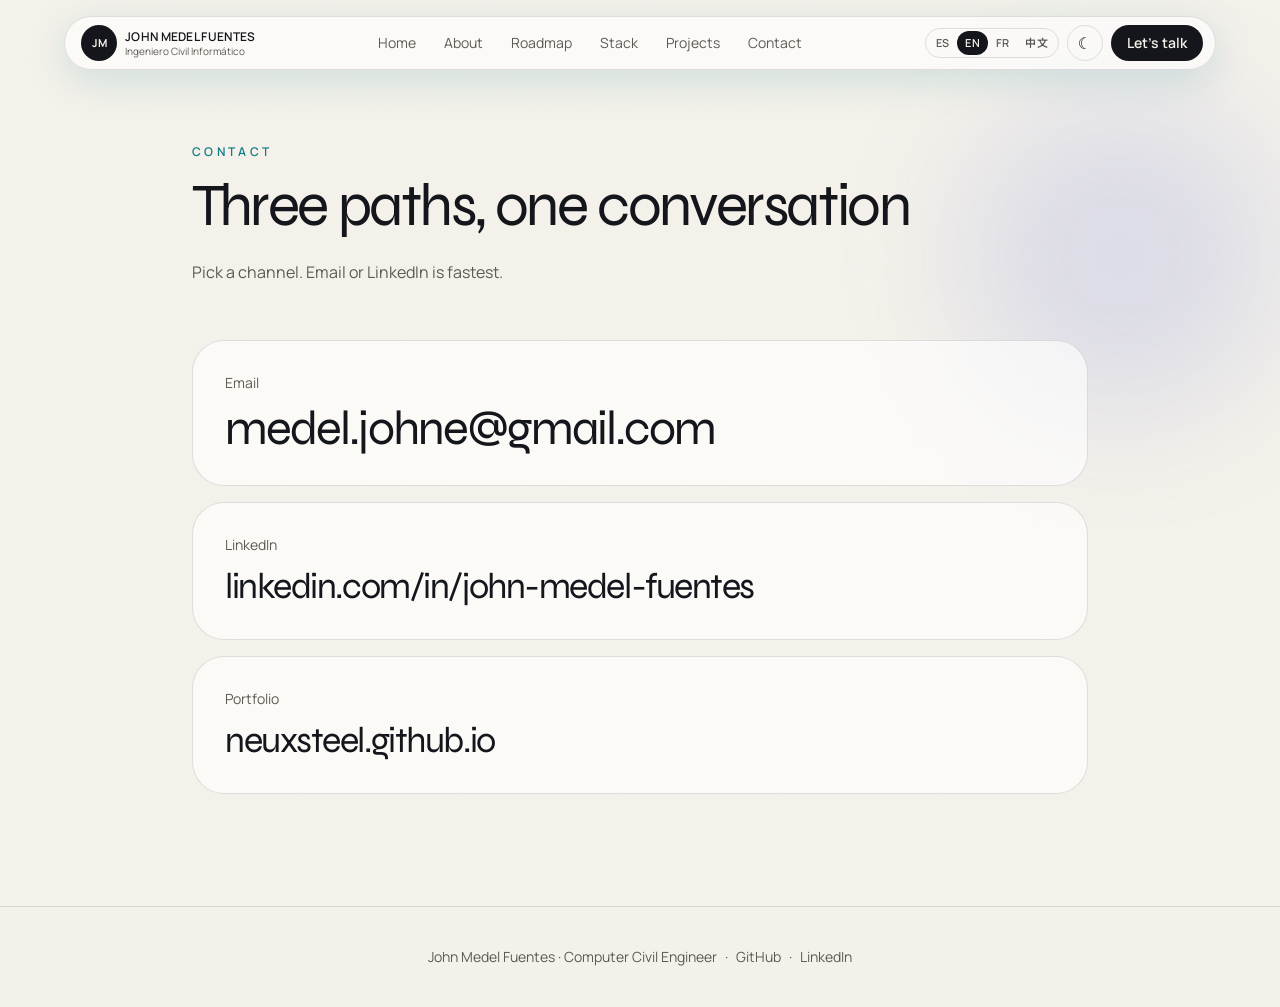
<file: en/contact/index.html>
<!DOCTYPE html><html lang="en" class="dark"><head><meta charset="utf-8"><link rel="icon" type="image/svg+xml" href="/favicon.svg"><meta name="viewport" content="width=device-width, initial-scale=1"><meta name="generator" content="Astro v7.3.2"><meta name="description" content="Computer civil engineer and full-stack developer. Software architecture, enterprise systems, agentic AI, and the Quality Intelligence platform."><meta property="og:title" content="Contact — John Medel"><meta property="og:description" content="Computer civil engineer and full-stack developer. Software architecture, enterprise systems, agentic AI, and the Quality Intelligence platform."><title>Contact — John Medel</title><link rel="preconnect" href="https://fonts.googleapis.com"><link rel="preconnect" href="https://fonts.gstatic.com" crossorigin><link href="https://fonts.googleapis.com/css2?family=Manrope:wght@400;500;600;700;800&family=Noto+Sans+SC:wght@400;600;700&family=Syne:wght@600;700;800&display=swap" rel="stylesheet"><script>
      (function () {
        try {
          var stored = localStorage.getItem('theme');
          var dark = stored
            ? stored === 'dark'
            : window.matchMedia('(prefers-color-scheme: dark)').matches;
          document.documentElement.classList.toggle('dark', dark);
          document.documentElement.classList.toggle('light', !dark);
        } catch (e) {}
      })();
    </script><link rel="stylesheet" href="/assets/Layout.4qaQ1tfX.css"></head><body><div id="root-content"><header class="fixed inset-x-0 top-0 z-50 px-4 pt-4"><div class="glass mx-auto flex max-w-6xl items-center justify-between gap-3 rounded-full px-3 py-2 shadow-[0_10px_40px_var(--glow)]"><a href="/en" class="flex items-center gap-2 pl-1"><span class="grid h-9 w-9 place-items-center rounded-full bg-fg text-[11px] font-bold text-bg">JM</span><span class="hidden leading-tight sm:block"><span class="block text-xs font-semibold tracking-wide">JOHN MEDEL FUENTES</span><span class="block text-[10px] text-muted">Ingeniero Civil Informático</span></span></a><nav class="hidden items-center gap-1 lg:flex"><a href="/en" class="rounded-full px-3 py-1.5 text-sm text-muted transition hover:text-fg">Home</a><a href="/en/whoami" class="rounded-full px-3 py-1.5 text-sm text-muted transition hover:text-fg">About</a><a href="/en#roadmap" class="rounded-full px-3 py-1.5 text-sm text-muted transition hover:text-fg">Roadmap</a><a href="/en#stack" class="rounded-full px-3 py-1.5 text-sm text-muted transition hover:text-fg">Stack</a><a href="/en#projects" class="rounded-full px-3 py-1.5 text-sm text-muted transition hover:text-fg">Projects</a><a href="/en/contact" class="rounded-full px-3 py-1.5 text-sm text-muted transition hover:text-fg">Contact</a></nav><div class="flex items-center gap-2"><style>astro-island,astro-slot,astro-static-slot{display:contents}</style><script>(()=>{var e=async t=>{await(await t())()};(self.Astro||(self.Astro={})).load=e;window.dispatchEvent(new Event("astro:load"));})();</script><script>(()=>{var g=Object.defineProperty;var w=(a,s,c)=>s in a?g(a,s,{enumerable:!0,configurable:!0,writable:!0,value:c}):a[s]=c;var l=(a,s,c)=>w(a,typeof s!="symbol"?s+"":s,c);var E=new Set(["__proto__","constructor","prototype"]);{let a={0:t=>y(t),1:t=>c(t),2:t=>new RegExp(t),3:t=>new Date(t),4:t=>new Map(c(t)),5:t=>new Set(c(t)),6:t=>BigInt(t),7:t=>new URL(t),8:t=>new Uint8Array(t),9:t=>new Uint16Array(t),10:t=>new Uint32Array(t),11:t=>Number.POSITIVE_INFINITY*t},s=t=>{let[p,e]=t;return p in a?a[p](e):void 0},c=t=>t.map(s),y=t=>typeof t!="object"||t===null?t:Object.fromEntries(Object.entries(t).map(([p,e])=>[p,s(e)]));class f extends HTMLElement{constructor(){super(...arguments);l(this,"Component");l(this,"hydrator");l(this,"hydrate",async()=>{var b;if(!this.hydrator||!this.isConnected)return;let e=(b=this.parentElement)==null?void 0:b.closest("astro-island[ssr]");if(e){e.addEventListener("astro:hydrate",this.hydrate,{once:!0});return}let r=this.querySelectorAll("astro-slot"),n={},d=this.querySelectorAll("template[data-astro-template]");for(let o of d){let i=o.closest(this.tagName);i!=null&&i.isSameNode(this)&&(n[o.getAttribute("data-astro-template")||"default"]=o.innerHTML,o.remove())}for(let o of r){let i=o.closest(this.tagName);i!=null&&i.isSameNode(this)&&(n[o.getAttribute("name")||"default"]=o.innerHTML)}let u;try{u=this.hasAttribute("props")?y(JSON.parse(this.getAttribute("props"))):{}}catch(o){let i=this.getAttribute("component-url")||"<unknown>",v=this.getAttribute("component-export");throw v&&(i+=` (export ${v})`),console.error(`[hydrate] Error parsing props for component ${i}`,this.getAttribute("props"),o),o}let h;await this.hydrator(this)(this.Component,u,n,{client:this.getAttribute("client")}),this.removeAttribute("ssr"),this.dispatchEvent(new CustomEvent("astro:hydrate"))});l(this,"unmount",()=>{this.isConnected||this.dispatchEvent(new CustomEvent("astro:unmount"))})}disconnectedCallback(){document.removeEventListener("astro:after-swap",this.unmount),document.addEventListener("astro:after-swap",this.unmount,{once:!0})}connectedCallback(){if(!this.hasAttribute("await-children")||document.readyState==="interactive"||document.readyState==="complete")this.childrenConnectedCallback();else{let e=()=>{document.removeEventListener("DOMContentLoaded",e),r.disconnect(),this.childrenConnectedCallback()},r=new MutationObserver(()=>{var n;((n=this.lastChild)==null?void 0:n.nodeType)===Node.COMMENT_NODE&&this.lastChild.nodeValue==="astro:end"&&(this.lastChild.remove(),e())});r.observe(this,{childList:!0}),document.addEventListener("DOMContentLoaded",e)}}async childrenConnectedCallback(){let e=this.getAttribute("before-hydration-url");e&&await import(e),this.start()}getRetryImportUrl(e){let r=new URL(e,document.baseURI);return r.searchParams.set("astro-retry",Date.now().toString()),r.toString()}async importWithRetry(e){try{return await import(e)}catch(r){return await new Promise(n=>setTimeout(n,1e3)),import(this.getRetryImportUrl(e))}}handleHydrationError(e){let r=this.getAttribute("component-url"),n=new CustomEvent("astro:hydration-error",{cancelable:!0,bubbles:!0,composed:!0,detail:{error:e,componentUrl:r}});this.dispatchEvent(n)&&console.error(`[astro-island] Error hydrating ${r}`,e)}async start(){let e=JSON.parse(this.getAttribute("opts")),r=this.getAttribute("client");if(Astro[r]===void 0){window.addEventListener(`astro:${r}`,()=>this.start(),{once:!0});return}try{await Astro[r](async()=>{let n=this.getAttribute("renderer-url");try{let[d,{default:u}]=await Promise.all([this.importWithRetry(this.getAttribute("component-url")),n?this.importWithRetry(n):Promise.resolve({default:()=>()=>{}})]),h=this.getAttribute("component-export")||"default";if(h.includes(".")){this.Component=d;for(let m of h.split(".")){if(E.has(m)||!this.Component||typeof this.Component!="object"&&typeof this.Component!="function"||!Object.hasOwn(this.Component,m))throw new Error(`Invalid component export path: ${h}`);this.Component=this.Component[m]}}else{if(E.has(h))throw new Error(`Invalid component export path: ${h}`);this.Component=d[h]}return this.hydrator=u,this.hydrate}catch(d){return this.handleHydrationError(d),()=>{}}},e,this)}catch(n){this.handleHydrationError(n)}}attributeChangedCallback(){this.hydrate()}}l(f,"observedAttributes",["props"]),customElements.get("astro-island")||customElements.define("astro-island",f)}})();</script><astro-island uid="Z1vllhH" prefix="r1" component-url="/assets/Controls.C56ekiMT.js" component-export="default" renderer-url="/assets/client.Buyw3Q1S.js" props="{&quot;lang&quot;:[0,&quot;en&quot;],&quot;localeHrefs&quot;:[0,{&quot;es&quot;:[0,&quot;/contact&quot;],&quot;en&quot;:[0,&quot;/en/contact&quot;],&quot;fr&quot;:[0,&quot;/fr/contact&quot;],&quot;zh&quot;:[0,&quot;/zh/contact&quot;]}]}" ssr client="load" opts="{&quot;name&quot;:&quot;Controls&quot;,&quot;value&quot;:true}" await-children><div class="flex items-center gap-1"><div class="flex rounded-full border border-line p-0.5"><a href="/contact" hrefLang="es" class="rounded-full px-2 py-1 text-[11px] font-semibold tracking-wide transition text-muted hover:text-fg">ES</a><a href="/en/contact" hrefLang="en" class="rounded-full px-2 py-1 text-[11px] font-semibold tracking-wide transition bg-fg text-bg">EN</a><a href="/fr/contact" hrefLang="fr" class="rounded-full px-2 py-1 text-[11px] font-semibold tracking-wide transition text-muted hover:text-fg">FR</a><a href="/zh/contact" hrefLang="zh-CN" class="rounded-full px-2 py-1 text-[11px] font-semibold tracking-wide transition text-muted hover:text-fg">中文</a></div><button type="button" class="ml-1 grid h-9 w-9 place-items-center rounded-full border border-line text-fg transition hover:border-accent" aria-label="Light theme">☀</button></div><!--astro:end--></astro-island><a href="/en/contact" class="hidden rounded-full bg-fg px-4 py-2 text-sm font-semibold text-bg sm:inline">Let&#39;s talk</a></div></div><nav class="glass mx-auto mt-2 flex max-w-6xl gap-1 overflow-x-auto rounded-full px-2 py-1 lg:hidden"><a href="/en" class="shrink-0 rounded-full px-3 py-1.5 text-sm text-muted">Home</a><a href="/en/whoami" class="shrink-0 rounded-full px-3 py-1.5 text-sm text-muted">About</a><a href="/en#roadmap" class="shrink-0 rounded-full px-3 py-1.5 text-sm text-muted">Roadmap</a><a href="/en#stack" class="shrink-0 rounded-full px-3 py-1.5 text-sm text-muted">Stack</a><a href="/en#projects" class="shrink-0 rounded-full px-3 py-1.5 text-sm text-muted">Projects</a><a href="/en/contact" class="shrink-0 rounded-full px-3 py-1.5 text-sm text-muted">Contact</a></nav></header><main class="relative overflow-hidden px-6 pb-28 pt-36"><div class="orb right-0 top-24 h-80 w-80" style="background:var(--orb-b)"></div><div class="relative mx-auto max-w-4xl"><p class="text-xs font-semibold uppercase tracking-[0.28em] text-accent">Contact</p><h1 class="display mt-4 text-4xl sm:text-6xl">Three paths, one conversation</h1><p class="mt-6 max-w-xl text-muted">Pick a channel. Email or LinkedIn is fastest.</p><div class="mt-14 space-y-4"><a class="glass block rounded-[2rem] p-8 transition hover:border-accent" href="mailto:medel.johne@gmail.com"><p class="text-sm text-muted">Email</p><p class="display mt-3 break-all text-3xl sm:text-5xl">medel.johne@gmail.com</p></a><a class="glass block rounded-[2rem] p-8 transition hover:border-accent" href="https://www.linkedin.com/in/john-medel-fuentes" target="_blank" rel="noreferrer"><p class="text-sm text-muted">LinkedIn</p><p class="display mt-3 text-3xl sm:text-4xl">linkedin.com/in/john-medel-fuentes</p></a><a class="glass block rounded-[2rem] p-8 transition hover:border-accent" href="https://neuxsteel.github.io" target="_blank" rel="noreferrer"><p class="text-sm text-muted">Portfolio</p><p class="display mt-3 text-3xl sm:text-4xl">neuxsteel.github.io</p></a></div></div></main><footer class="border-t border-line px-6 py-10 text-center text-sm text-muted">John Medel Fuentes · Computer Civil Engineer<span class="mx-2">·</span><a class="hover:text-fg" href="https://github.com/neuxsteel">GitHub</a><span class="mx-2">·</span><a class="hover:text-fg" href="https://www.linkedin.com/in/john-medel-fuentes">LinkedIn</a></footer></div><script>
      (function () {
        var reduce = window.matchMedia('(prefers-reduced-motion: reduce)').matches;
        var ticking = false;
        function paint() {
          document.documentElement.style.setProperty('--sy', String(window.scrollY));
          ticking = false;
        }
        window.addEventListener(
          'scroll',
          function () {
            if (!ticking) {
              requestAnimationFrame(paint);
              ticking = true;
            }
          },
          { passive: true }
        );
        if (!reduce) {
          window.addEventListener(
            'pointermove',
            function (e) {
              document.documentElement.style.setProperty('--mx', String(e.clientX / innerWidth - 0.5));
              document.documentElement.style.setProperty('--my', String(e.clientY / innerHeight - 0.5));
            },
            { passive: true }
          );
        }
        paint();
      })();
    </script></body></html>
</file>
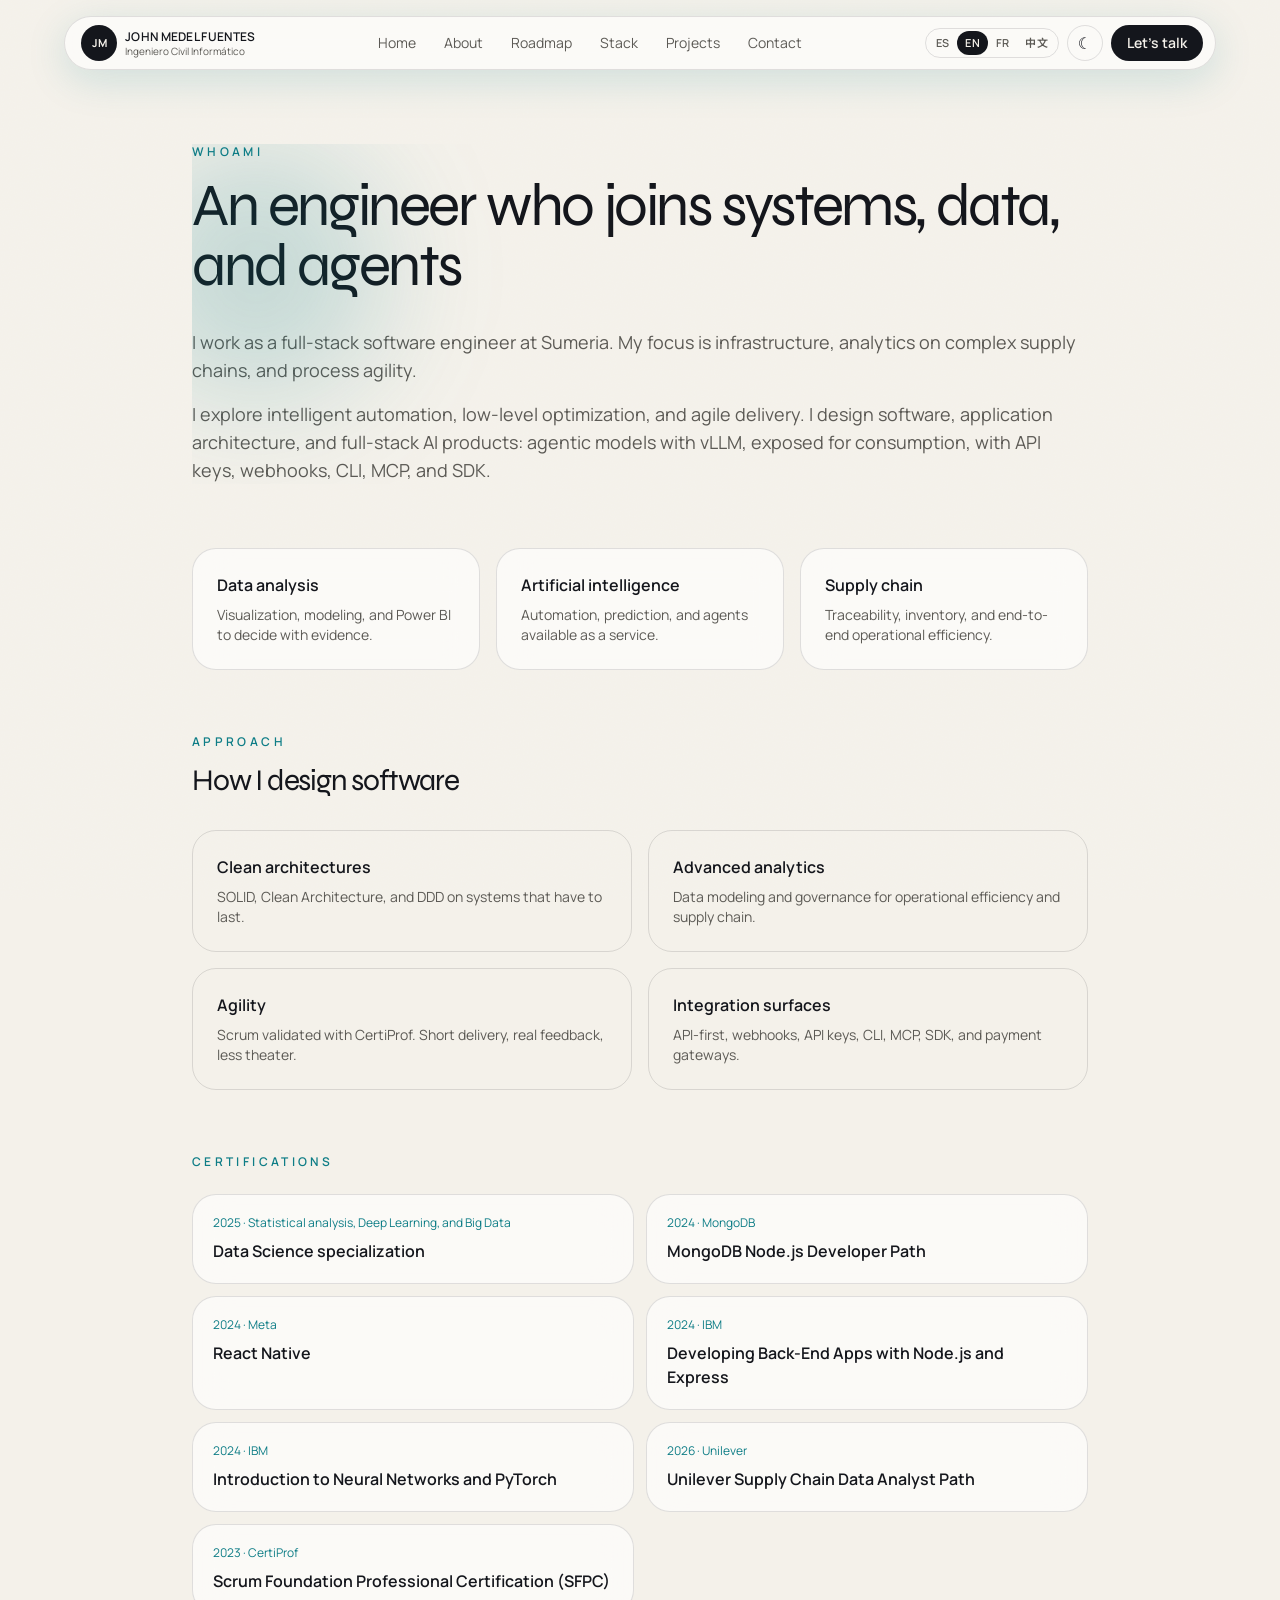
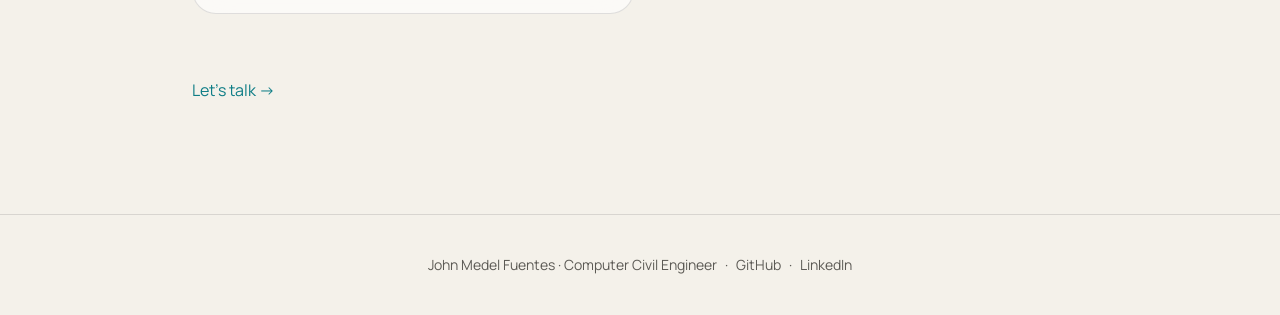
<file: en/whoami/index.html>
<!DOCTYPE html><html lang="en" class="dark"><head><meta charset="utf-8"><link rel="icon" type="image/svg+xml" href="/favicon.svg"><meta name="viewport" content="width=device-width, initial-scale=1"><meta name="generator" content="Astro v7.3.2"><meta name="description" content="Computer civil engineer and full-stack developer. Software architecture, enterprise systems, agentic AI, and the Quality Intelligence platform."><meta property="og:title" content="An engineer who joins systems, data, and agents — John Medel"><meta property="og:description" content="Computer civil engineer and full-stack developer. Software architecture, enterprise systems, agentic AI, and the Quality Intelligence platform."><title>An engineer who joins systems, data, and agents — John Medel</title><link rel="preconnect" href="https://fonts.googleapis.com"><link rel="preconnect" href="https://fonts.gstatic.com" crossorigin><link href="https://fonts.googleapis.com/css2?family=Manrope:wght@400;500;600;700;800&family=Noto+Sans+SC:wght@400;600;700&family=Syne:wght@600;700;800&display=swap" rel="stylesheet"><script>
      (function () {
        try {
          var stored = localStorage.getItem('theme');
          var dark = stored
            ? stored === 'dark'
            : window.matchMedia('(prefers-color-scheme: dark)').matches;
          document.documentElement.classList.toggle('dark', dark);
          document.documentElement.classList.toggle('light', !dark);
        } catch (e) {}
      })();
    </script><link rel="stylesheet" href="/assets/Layout.4qaQ1tfX.css"></head><body><div id="root-content"><header class="fixed inset-x-0 top-0 z-50 px-4 pt-4"><div class="glass mx-auto flex max-w-6xl items-center justify-between gap-3 rounded-full px-3 py-2 shadow-[0_10px_40px_var(--glow)]"><a href="/en" class="flex items-center gap-2 pl-1"><span class="grid h-9 w-9 place-items-center rounded-full bg-fg text-[11px] font-bold text-bg">JM</span><span class="hidden leading-tight sm:block"><span class="block text-xs font-semibold tracking-wide">JOHN MEDEL FUENTES</span><span class="block text-[10px] text-muted">Ingeniero Civil Informático</span></span></a><nav class="hidden items-center gap-1 lg:flex"><a href="/en" class="rounded-full px-3 py-1.5 text-sm text-muted transition hover:text-fg">Home</a><a href="/en/whoami" class="rounded-full px-3 py-1.5 text-sm text-muted transition hover:text-fg">About</a><a href="/en#roadmap" class="rounded-full px-3 py-1.5 text-sm text-muted transition hover:text-fg">Roadmap</a><a href="/en#stack" class="rounded-full px-3 py-1.5 text-sm text-muted transition hover:text-fg">Stack</a><a href="/en#projects" class="rounded-full px-3 py-1.5 text-sm text-muted transition hover:text-fg">Projects</a><a href="/en/contact" class="rounded-full px-3 py-1.5 text-sm text-muted transition hover:text-fg">Contact</a></nav><div class="flex items-center gap-2"><style>astro-island,astro-slot,astro-static-slot{display:contents}</style><script>(()=>{var e=async t=>{await(await t())()};(self.Astro||(self.Astro={})).load=e;window.dispatchEvent(new Event("astro:load"));})();</script><script>(()=>{var g=Object.defineProperty;var w=(a,s,c)=>s in a?g(a,s,{enumerable:!0,configurable:!0,writable:!0,value:c}):a[s]=c;var l=(a,s,c)=>w(a,typeof s!="symbol"?s+"":s,c);var E=new Set(["__proto__","constructor","prototype"]);{let a={0:t=>y(t),1:t=>c(t),2:t=>new RegExp(t),3:t=>new Date(t),4:t=>new Map(c(t)),5:t=>new Set(c(t)),6:t=>BigInt(t),7:t=>new URL(t),8:t=>new Uint8Array(t),9:t=>new Uint16Array(t),10:t=>new Uint32Array(t),11:t=>Number.POSITIVE_INFINITY*t},s=t=>{let[p,e]=t;return p in a?a[p](e):void 0},c=t=>t.map(s),y=t=>typeof t!="object"||t===null?t:Object.fromEntries(Object.entries(t).map(([p,e])=>[p,s(e)]));class f extends HTMLElement{constructor(){super(...arguments);l(this,"Component");l(this,"hydrator");l(this,"hydrate",async()=>{var b;if(!this.hydrator||!this.isConnected)return;let e=(b=this.parentElement)==null?void 0:b.closest("astro-island[ssr]");if(e){e.addEventListener("astro:hydrate",this.hydrate,{once:!0});return}let r=this.querySelectorAll("astro-slot"),n={},d=this.querySelectorAll("template[data-astro-template]");for(let o of d){let i=o.closest(this.tagName);i!=null&&i.isSameNode(this)&&(n[o.getAttribute("data-astro-template")||"default"]=o.innerHTML,o.remove())}for(let o of r){let i=o.closest(this.tagName);i!=null&&i.isSameNode(this)&&(n[o.getAttribute("name")||"default"]=o.innerHTML)}let u;try{u=this.hasAttribute("props")?y(JSON.parse(this.getAttribute("props"))):{}}catch(o){let i=this.getAttribute("component-url")||"<unknown>",v=this.getAttribute("component-export");throw v&&(i+=` (export ${v})`),console.error(`[hydrate] Error parsing props for component ${i}`,this.getAttribute("props"),o),o}let h;await this.hydrator(this)(this.Component,u,n,{client:this.getAttribute("client")}),this.removeAttribute("ssr"),this.dispatchEvent(new CustomEvent("astro:hydrate"))});l(this,"unmount",()=>{this.isConnected||this.dispatchEvent(new CustomEvent("astro:unmount"))})}disconnectedCallback(){document.removeEventListener("astro:after-swap",this.unmount),document.addEventListener("astro:after-swap",this.unmount,{once:!0})}connectedCallback(){if(!this.hasAttribute("await-children")||document.readyState==="interactive"||document.readyState==="complete")this.childrenConnectedCallback();else{let e=()=>{document.removeEventListener("DOMContentLoaded",e),r.disconnect(),this.childrenConnectedCallback()},r=new MutationObserver(()=>{var n;((n=this.lastChild)==null?void 0:n.nodeType)===Node.COMMENT_NODE&&this.lastChild.nodeValue==="astro:end"&&(this.lastChild.remove(),e())});r.observe(this,{childList:!0}),document.addEventListener("DOMContentLoaded",e)}}async childrenConnectedCallback(){let e=this.getAttribute("before-hydration-url");e&&await import(e),this.start()}getRetryImportUrl(e){let r=new URL(e,document.baseURI);return r.searchParams.set("astro-retry",Date.now().toString()),r.toString()}async importWithRetry(e){try{return await import(e)}catch(r){return await new Promise(n=>setTimeout(n,1e3)),import(this.getRetryImportUrl(e))}}handleHydrationError(e){let r=this.getAttribute("component-url"),n=new CustomEvent("astro:hydration-error",{cancelable:!0,bubbles:!0,composed:!0,detail:{error:e,componentUrl:r}});this.dispatchEvent(n)&&console.error(`[astro-island] Error hydrating ${r}`,e)}async start(){let e=JSON.parse(this.getAttribute("opts")),r=this.getAttribute("client");if(Astro[r]===void 0){window.addEventListener(`astro:${r}`,()=>this.start(),{once:!0});return}try{await Astro[r](async()=>{let n=this.getAttribute("renderer-url");try{let[d,{default:u}]=await Promise.all([this.importWithRetry(this.getAttribute("component-url")),n?this.importWithRetry(n):Promise.resolve({default:()=>()=>{}})]),h=this.getAttribute("component-export")||"default";if(h.includes(".")){this.Component=d;for(let m of h.split(".")){if(E.has(m)||!this.Component||typeof this.Component!="object"&&typeof this.Component!="function"||!Object.hasOwn(this.Component,m))throw new Error(`Invalid component export path: ${h}`);this.Component=this.Component[m]}}else{if(E.has(h))throw new Error(`Invalid component export path: ${h}`);this.Component=d[h]}return this.hydrator=u,this.hydrate}catch(d){return this.handleHydrationError(d),()=>{}}},e,this)}catch(n){this.handleHydrationError(n)}}attributeChangedCallback(){this.hydrate()}}l(f,"observedAttributes",["props"]),customElements.get("astro-island")||customElements.define("astro-island",f)}})();</script><astro-island uid="1Bkfvw" prefix="r1" component-url="/assets/Controls.C56ekiMT.js" component-export="default" renderer-url="/assets/client.Buyw3Q1S.js" props="{&quot;lang&quot;:[0,&quot;en&quot;],&quot;localeHrefs&quot;:[0,{&quot;es&quot;:[0,&quot;/whoami&quot;],&quot;en&quot;:[0,&quot;/en/whoami&quot;],&quot;fr&quot;:[0,&quot;/fr/whoami&quot;],&quot;zh&quot;:[0,&quot;/zh/whoami&quot;]}]}" ssr client="load" opts="{&quot;name&quot;:&quot;Controls&quot;,&quot;value&quot;:true}" await-children><div class="flex items-center gap-1"><div class="flex rounded-full border border-line p-0.5"><a href="/whoami" hrefLang="es" class="rounded-full px-2 py-1 text-[11px] font-semibold tracking-wide transition text-muted hover:text-fg">ES</a><a href="/en/whoami" hrefLang="en" class="rounded-full px-2 py-1 text-[11px] font-semibold tracking-wide transition bg-fg text-bg">EN</a><a href="/fr/whoami" hrefLang="fr" class="rounded-full px-2 py-1 text-[11px] font-semibold tracking-wide transition text-muted hover:text-fg">FR</a><a href="/zh/whoami" hrefLang="zh-CN" class="rounded-full px-2 py-1 text-[11px] font-semibold tracking-wide transition text-muted hover:text-fg">中文</a></div><button type="button" class="ml-1 grid h-9 w-9 place-items-center rounded-full border border-line text-fg transition hover:border-accent" aria-label="Light theme">☀</button></div><!--astro:end--></astro-island><a href="/en/contact" class="hidden rounded-full bg-fg px-4 py-2 text-sm font-semibold text-bg sm:inline">Let&#39;s talk</a></div></div><nav class="glass mx-auto mt-2 flex max-w-6xl gap-1 overflow-x-auto rounded-full px-2 py-1 lg:hidden"><a href="/en" class="shrink-0 rounded-full px-3 py-1.5 text-sm text-muted">Home</a><a href="/en/whoami" class="shrink-0 rounded-full px-3 py-1.5 text-sm text-muted">About</a><a href="/en#roadmap" class="shrink-0 rounded-full px-3 py-1.5 text-sm text-muted">Roadmap</a><a href="/en#stack" class="shrink-0 rounded-full px-3 py-1.5 text-sm text-muted">Stack</a><a href="/en#projects" class="shrink-0 rounded-full px-3 py-1.5 text-sm text-muted">Projects</a><a href="/en/contact" class="shrink-0 rounded-full px-3 py-1.5 text-sm text-muted">Contact</a></nav></header><main class="px-6 pb-28 pt-36"><div class="relative mx-auto max-w-4xl overflow-hidden"><div class="orb -left-16 top-0 h-64 w-64" style="background:var(--orb-a)"></div><p class="text-xs font-semibold uppercase tracking-[0.28em] text-accent">Whoami</p><h1 class="display mt-4 text-4xl sm:text-6xl">An engineer who joins systems, data, and agents</h1><p class="mt-8 text-lg text-muted">I work as a full-stack software engineer at Sumeria. My focus is infrastructure, analytics on complex supply chains, and process agility.</p><p class="mt-4 text-lg text-muted">I explore intelligent automation, low-level optimization, and agile delivery. I design software, application architecture, and full-stack AI products: agentic models with vLLM, exposed for consumption, with API keys, webhooks, CLI, MCP, and SDK.</p></div><div class="mx-auto mt-16 grid max-w-4xl gap-4 md:grid-cols-3"><article class="glass rounded-3xl p-6"><h2 class="font-semibold">Data analysis</h2><p class="mt-2 text-sm text-muted">Visualization, modeling, and Power BI to decide with evidence.</p></article><article class="glass rounded-3xl p-6"><h2 class="font-semibold">Artificial intelligence</h2><p class="mt-2 text-sm text-muted">Automation, prediction, and agents available as a service.</p></article><article class="glass rounded-3xl p-6"><h2 class="font-semibold">Supply chain</h2><p class="mt-2 text-sm text-muted">Traceability, inventory, and end-to-end operational efficiency.</p></article></div><div class="mx-auto mt-16 max-w-4xl"><p class="text-xs font-semibold uppercase tracking-[0.28em] text-accent">Approach</p><h2 class="display mt-3 text-3xl">How I design software</h2><div class="mt-8 grid gap-4 md:grid-cols-2"><article class="rounded-3xl border border-line p-6"><h3 class="font-semibold">Clean architectures</h3><p class="mt-2 text-sm text-muted">SOLID, Clean Architecture, and DDD on systems that have to last.</p></article><article class="rounded-3xl border border-line p-6"><h3 class="font-semibold">Advanced analytics</h3><p class="mt-2 text-sm text-muted">Data modeling and governance for operational efficiency and supply chain.</p></article><article class="rounded-3xl border border-line p-6"><h3 class="font-semibold">Agility</h3><p class="mt-2 text-sm text-muted">Scrum validated with CertiProf. Short delivery, real feedback, less theater.</p></article><article class="rounded-3xl border border-line p-6"><h3 class="font-semibold">Integration surfaces</h3><p class="mt-2 text-sm text-muted">API-first, webhooks, API keys, CLI, MCP, SDK, and payment gateways.</p></article></div></div><div class="mx-auto mt-16 max-w-4xl"><p class="text-xs font-semibold uppercase tracking-[0.28em] text-accent">Certifications</p><div class="mt-6 grid gap-3 sm:grid-cols-2"><article class="glass rounded-3xl p-5"><p class="text-xs text-accent">2025 · Statistical analysis, Deep Learning, and Big Data</p><h3 class="mt-2 font-semibold">Data Science specialization</h3></article><article class="glass rounded-3xl p-5"><p class="text-xs text-accent">2024 · MongoDB</p><h3 class="mt-2 font-semibold">MongoDB Node.js Developer Path</h3></article><article class="glass rounded-3xl p-5"><p class="text-xs text-accent">2024 · Meta</p><h3 class="mt-2 font-semibold">React Native</h3></article><article class="glass rounded-3xl p-5"><p class="text-xs text-accent">2024 · IBM</p><h3 class="mt-2 font-semibold">Developing Back-End Apps with Node.js and Express</h3></article><article class="glass rounded-3xl p-5"><p class="text-xs text-accent">2024 · IBM</p><h3 class="mt-2 font-semibold">Introduction to Neural Networks and PyTorch</h3></article><article class="glass rounded-3xl p-5"><p class="text-xs text-accent">2026 · Unilever</p><h3 class="mt-2 font-semibold">Unilever Supply Chain Data Analyst Path</h3></article><article class="glass rounded-3xl p-5"><p class="text-xs text-accent">2023 · CertiProf</p><h3 class="mt-2 font-semibold">Scrum Foundation Professional Certification (SFPC)</h3></article></div></div><p class="mx-auto mt-16 max-w-4xl"><a class="text-accent" href="/en/contact">Let&#39;s talk →</a></p></main><footer class="border-t border-line px-6 py-10 text-center text-sm text-muted">John Medel Fuentes · Computer Civil Engineer<span class="mx-2">·</span><a class="hover:text-fg" href="https://github.com/neuxsteel">GitHub</a><span class="mx-2">·</span><a class="hover:text-fg" href="https://www.linkedin.com/in/john-medel-fuentes">LinkedIn</a></footer></div><script>
      (function () {
        var reduce = window.matchMedia('(prefers-reduced-motion: reduce)').matches;
        var ticking = false;
        function paint() {
          document.documentElement.style.setProperty('--sy', String(window.scrollY));
          ticking = false;
        }
        window.addEventListener(
          'scroll',
          function () {
            if (!ticking) {
              requestAnimationFrame(paint);
              ticking = true;
            }
          },
          { passive: true }
        );
        if (!reduce) {
          window.addEventListener(
            'pointermove',
            function (e) {
              document.documentElement.style.setProperty('--mx', String(e.clientX / innerWidth - 0.5));
              document.documentElement.style.setProperty('--my', String(e.clientY / innerHeight - 0.5));
            },
            { passive: true }
          );
        }
        paint();
      })();
    </script></body></html>
</file>
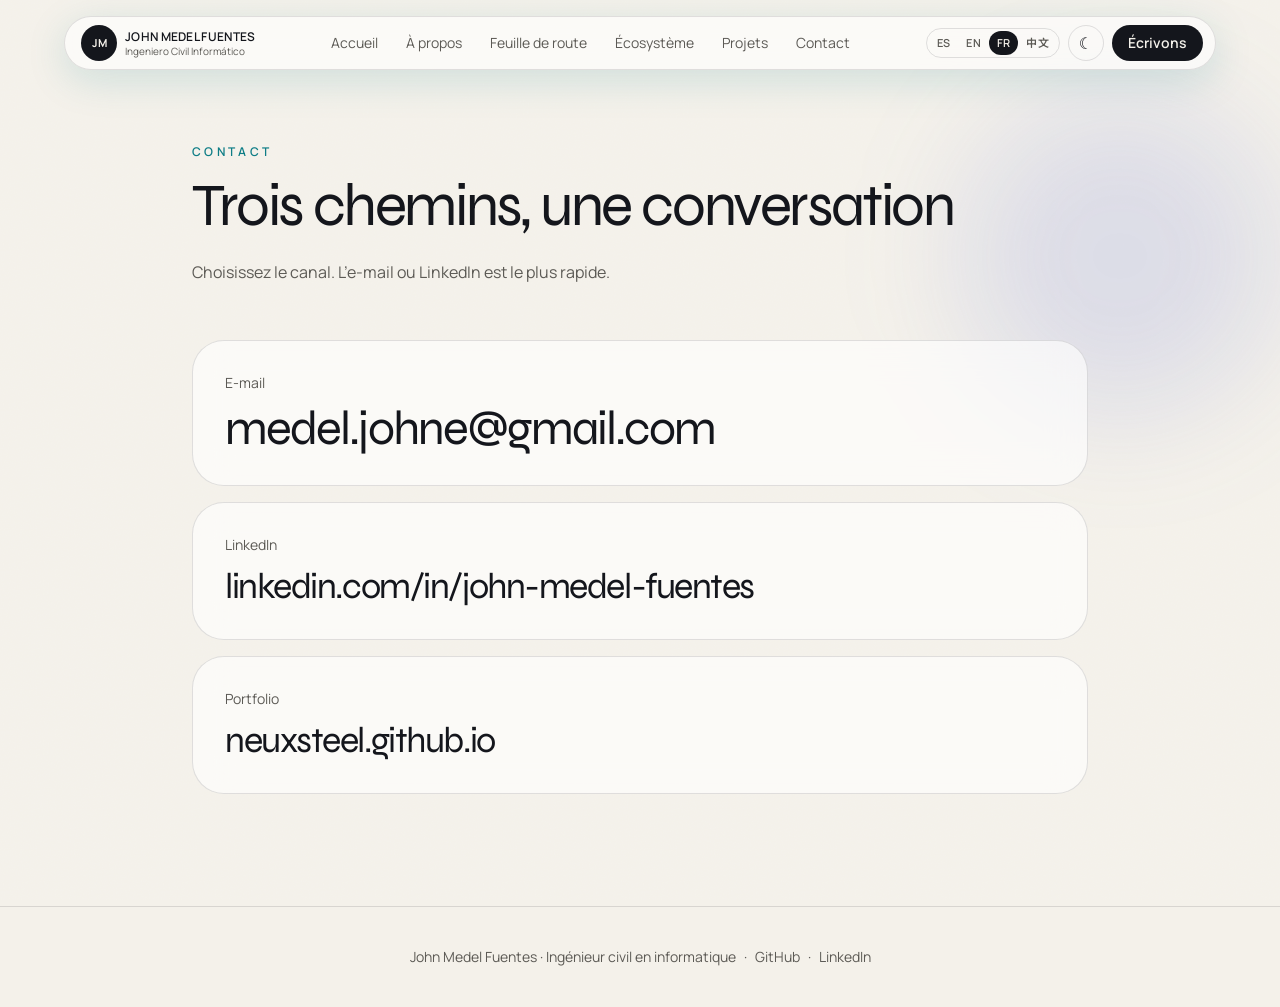
<file: fr/contact/index.html>
<!DOCTYPE html><html lang="fr" class="dark"><head><meta charset="utf-8"><link rel="icon" type="image/svg+xml" href="/favicon.svg"><meta name="viewport" content="width=device-width, initial-scale=1"><meta name="generator" content="Astro v7.3.2"><meta name="description" content="Ingénieur civil en informatique et développeur full stack. Architecture logicielle, systèmes d’entreprise, IA agentique et la plateforme Quality Intelligence."><meta property="og:title" content="Contact — John Medel"><meta property="og:description" content="Ingénieur civil en informatique et développeur full stack. Architecture logicielle, systèmes d’entreprise, IA agentique et la plateforme Quality Intelligence."><title>Contact — John Medel</title><link rel="preconnect" href="https://fonts.googleapis.com"><link rel="preconnect" href="https://fonts.gstatic.com" crossorigin><link href="https://fonts.googleapis.com/css2?family=Manrope:wght@400;500;600;700;800&family=Noto+Sans+SC:wght@400;600;700&family=Syne:wght@600;700;800&display=swap" rel="stylesheet"><script>
      (function () {
        try {
          var stored = localStorage.getItem('theme');
          var dark = stored
            ? stored === 'dark'
            : window.matchMedia('(prefers-color-scheme: dark)').matches;
          document.documentElement.classList.toggle('dark', dark);
          document.documentElement.classList.toggle('light', !dark);
        } catch (e) {}
      })();
    </script><link rel="stylesheet" href="/assets/Layout.4qaQ1tfX.css"></head><body><div id="root-content"><header class="fixed inset-x-0 top-0 z-50 px-4 pt-4"><div class="glass mx-auto flex max-w-6xl items-center justify-between gap-3 rounded-full px-3 py-2 shadow-[0_10px_40px_var(--glow)]"><a href="/fr" class="flex items-center gap-2 pl-1"><span class="grid h-9 w-9 place-items-center rounded-full bg-fg text-[11px] font-bold text-bg">JM</span><span class="hidden leading-tight sm:block"><span class="block text-xs font-semibold tracking-wide">JOHN MEDEL FUENTES</span><span class="block text-[10px] text-muted">Ingeniero Civil Informático</span></span></a><nav class="hidden items-center gap-1 lg:flex"><a href="/fr" class="rounded-full px-3 py-1.5 text-sm text-muted transition hover:text-fg">Accueil</a><a href="/fr/whoami" class="rounded-full px-3 py-1.5 text-sm text-muted transition hover:text-fg">À propos</a><a href="/fr#roadmap" class="rounded-full px-3 py-1.5 text-sm text-muted transition hover:text-fg">Feuille de route</a><a href="/fr#stack" class="rounded-full px-3 py-1.5 text-sm text-muted transition hover:text-fg">Écosystème</a><a href="/fr#projects" class="rounded-full px-3 py-1.5 text-sm text-muted transition hover:text-fg">Projets</a><a href="/fr/contact" class="rounded-full px-3 py-1.5 text-sm text-muted transition hover:text-fg">Contact</a></nav><div class="flex items-center gap-2"><style>astro-island,astro-slot,astro-static-slot{display:contents}</style><script>(()=>{var e=async t=>{await(await t())()};(self.Astro||(self.Astro={})).load=e;window.dispatchEvent(new Event("astro:load"));})();</script><script>(()=>{var g=Object.defineProperty;var w=(a,s,c)=>s in a?g(a,s,{enumerable:!0,configurable:!0,writable:!0,value:c}):a[s]=c;var l=(a,s,c)=>w(a,typeof s!="symbol"?s+"":s,c);var E=new Set(["__proto__","constructor","prototype"]);{let a={0:t=>y(t),1:t=>c(t),2:t=>new RegExp(t),3:t=>new Date(t),4:t=>new Map(c(t)),5:t=>new Set(c(t)),6:t=>BigInt(t),7:t=>new URL(t),8:t=>new Uint8Array(t),9:t=>new Uint16Array(t),10:t=>new Uint32Array(t),11:t=>Number.POSITIVE_INFINITY*t},s=t=>{let[p,e]=t;return p in a?a[p](e):void 0},c=t=>t.map(s),y=t=>typeof t!="object"||t===null?t:Object.fromEntries(Object.entries(t).map(([p,e])=>[p,s(e)]));class f extends HTMLElement{constructor(){super(...arguments);l(this,"Component");l(this,"hydrator");l(this,"hydrate",async()=>{var b;if(!this.hydrator||!this.isConnected)return;let e=(b=this.parentElement)==null?void 0:b.closest("astro-island[ssr]");if(e){e.addEventListener("astro:hydrate",this.hydrate,{once:!0});return}let r=this.querySelectorAll("astro-slot"),n={},d=this.querySelectorAll("template[data-astro-template]");for(let o of d){let i=o.closest(this.tagName);i!=null&&i.isSameNode(this)&&(n[o.getAttribute("data-astro-template")||"default"]=o.innerHTML,o.remove())}for(let o of r){let i=o.closest(this.tagName);i!=null&&i.isSameNode(this)&&(n[o.getAttribute("name")||"default"]=o.innerHTML)}let u;try{u=this.hasAttribute("props")?y(JSON.parse(this.getAttribute("props"))):{}}catch(o){let i=this.getAttribute("component-url")||"<unknown>",v=this.getAttribute("component-export");throw v&&(i+=` (export ${v})`),console.error(`[hydrate] Error parsing props for component ${i}`,this.getAttribute("props"),o),o}let h;await this.hydrator(this)(this.Component,u,n,{client:this.getAttribute("client")}),this.removeAttribute("ssr"),this.dispatchEvent(new CustomEvent("astro:hydrate"))});l(this,"unmount",()=>{this.isConnected||this.dispatchEvent(new CustomEvent("astro:unmount"))})}disconnectedCallback(){document.removeEventListener("astro:after-swap",this.unmount),document.addEventListener("astro:after-swap",this.unmount,{once:!0})}connectedCallback(){if(!this.hasAttribute("await-children")||document.readyState==="interactive"||document.readyState==="complete")this.childrenConnectedCallback();else{let e=()=>{document.removeEventListener("DOMContentLoaded",e),r.disconnect(),this.childrenConnectedCallback()},r=new MutationObserver(()=>{var n;((n=this.lastChild)==null?void 0:n.nodeType)===Node.COMMENT_NODE&&this.lastChild.nodeValue==="astro:end"&&(this.lastChild.remove(),e())});r.observe(this,{childList:!0}),document.addEventListener("DOMContentLoaded",e)}}async childrenConnectedCallback(){let e=this.getAttribute("before-hydration-url");e&&await import(e),this.start()}getRetryImportUrl(e){let r=new URL(e,document.baseURI);return r.searchParams.set("astro-retry",Date.now().toString()),r.toString()}async importWithRetry(e){try{return await import(e)}catch(r){return await new Promise(n=>setTimeout(n,1e3)),import(this.getRetryImportUrl(e))}}handleHydrationError(e){let r=this.getAttribute("component-url"),n=new CustomEvent("astro:hydration-error",{cancelable:!0,bubbles:!0,composed:!0,detail:{error:e,componentUrl:r}});this.dispatchEvent(n)&&console.error(`[astro-island] Error hydrating ${r}`,e)}async start(){let e=JSON.parse(this.getAttribute("opts")),r=this.getAttribute("client");if(Astro[r]===void 0){window.addEventListener(`astro:${r}`,()=>this.start(),{once:!0});return}try{await Astro[r](async()=>{let n=this.getAttribute("renderer-url");try{let[d,{default:u}]=await Promise.all([this.importWithRetry(this.getAttribute("component-url")),n?this.importWithRetry(n):Promise.resolve({default:()=>()=>{}})]),h=this.getAttribute("component-export")||"default";if(h.includes(".")){this.Component=d;for(let m of h.split(".")){if(E.has(m)||!this.Component||typeof this.Component!="object"&&typeof this.Component!="function"||!Object.hasOwn(this.Component,m))throw new Error(`Invalid component export path: ${h}`);this.Component=this.Component[m]}}else{if(E.has(h))throw new Error(`Invalid component export path: ${h}`);this.Component=d[h]}return this.hydrator=u,this.hydrate}catch(d){return this.handleHydrationError(d),()=>{}}},e,this)}catch(n){this.handleHydrationError(n)}}attributeChangedCallback(){this.hydrate()}}l(f,"observedAttributes",["props"]),customElements.get("astro-island")||customElements.define("astro-island",f)}})();</script><astro-island uid="1I4sx1" prefix="r1" component-url="/assets/Controls.C56ekiMT.js" component-export="default" renderer-url="/assets/client.Buyw3Q1S.js" props="{&quot;lang&quot;:[0,&quot;fr&quot;],&quot;localeHrefs&quot;:[0,{&quot;es&quot;:[0,&quot;/contact&quot;],&quot;en&quot;:[0,&quot;/en/contact&quot;],&quot;fr&quot;:[0,&quot;/fr/contact&quot;],&quot;zh&quot;:[0,&quot;/zh/contact&quot;]}]}" ssr client="load" opts="{&quot;name&quot;:&quot;Controls&quot;,&quot;value&quot;:true}" await-children><div class="flex items-center gap-1"><div class="flex rounded-full border border-line p-0.5"><a href="/contact" hrefLang="es" class="rounded-full px-2 py-1 text-[11px] font-semibold tracking-wide transition text-muted hover:text-fg">ES</a><a href="/en/contact" hrefLang="en" class="rounded-full px-2 py-1 text-[11px] font-semibold tracking-wide transition text-muted hover:text-fg">EN</a><a href="/fr/contact" hrefLang="fr" class="rounded-full px-2 py-1 text-[11px] font-semibold tracking-wide transition bg-fg text-bg">FR</a><a href="/zh/contact" hrefLang="zh-CN" class="rounded-full px-2 py-1 text-[11px] font-semibold tracking-wide transition text-muted hover:text-fg">中文</a></div><button type="button" class="ml-1 grid h-9 w-9 place-items-center rounded-full border border-line text-fg transition hover:border-accent" aria-label="Light theme">☀</button></div><!--astro:end--></astro-island><a href="/fr/contact" class="hidden rounded-full bg-fg px-4 py-2 text-sm font-semibold text-bg sm:inline">Écrivons</a></div></div><nav class="glass mx-auto mt-2 flex max-w-6xl gap-1 overflow-x-auto rounded-full px-2 py-1 lg:hidden"><a href="/fr" class="shrink-0 rounded-full px-3 py-1.5 text-sm text-muted">Accueil</a><a href="/fr/whoami" class="shrink-0 rounded-full px-3 py-1.5 text-sm text-muted">À propos</a><a href="/fr#roadmap" class="shrink-0 rounded-full px-3 py-1.5 text-sm text-muted">Feuille de route</a><a href="/fr#stack" class="shrink-0 rounded-full px-3 py-1.5 text-sm text-muted">Écosystème</a><a href="/fr#projects" class="shrink-0 rounded-full px-3 py-1.5 text-sm text-muted">Projets</a><a href="/fr/contact" class="shrink-0 rounded-full px-3 py-1.5 text-sm text-muted">Contact</a></nav></header><main class="relative overflow-hidden px-6 pb-28 pt-36"><div class="orb right-0 top-24 h-80 w-80" style="background:var(--orb-b)"></div><div class="relative mx-auto max-w-4xl"><p class="text-xs font-semibold uppercase tracking-[0.28em] text-accent">Contact</p><h1 class="display mt-4 text-4xl sm:text-6xl">Trois chemins, une conversation</h1><p class="mt-6 max-w-xl text-muted">Choisissez le canal. L’e-mail ou LinkedIn est le plus rapide.</p><div class="mt-14 space-y-4"><a class="glass block rounded-[2rem] p-8 transition hover:border-accent" href="mailto:medel.johne@gmail.com"><p class="text-sm text-muted">E-mail</p><p class="display mt-3 break-all text-3xl sm:text-5xl">medel.johne@gmail.com</p></a><a class="glass block rounded-[2rem] p-8 transition hover:border-accent" href="https://www.linkedin.com/in/john-medel-fuentes" target="_blank" rel="noreferrer"><p class="text-sm text-muted">LinkedIn</p><p class="display mt-3 text-3xl sm:text-4xl">linkedin.com/in/john-medel-fuentes</p></a><a class="glass block rounded-[2rem] p-8 transition hover:border-accent" href="https://neuxsteel.github.io" target="_blank" rel="noreferrer"><p class="text-sm text-muted">Portfolio</p><p class="display mt-3 text-3xl sm:text-4xl">neuxsteel.github.io</p></a></div></div></main><footer class="border-t border-line px-6 py-10 text-center text-sm text-muted">John Medel Fuentes · Ingénieur civil en informatique<span class="mx-2">·</span><a class="hover:text-fg" href="https://github.com/neuxsteel">GitHub</a><span class="mx-2">·</span><a class="hover:text-fg" href="https://www.linkedin.com/in/john-medel-fuentes">LinkedIn</a></footer></div><script>
      (function () {
        var reduce = window.matchMedia('(prefers-reduced-motion: reduce)').matches;
        var ticking = false;
        function paint() {
          document.documentElement.style.setProperty('--sy', String(window.scrollY));
          ticking = false;
        }
        window.addEventListener(
          'scroll',
          function () {
            if (!ticking) {
              requestAnimationFrame(paint);
              ticking = true;
            }
          },
          { passive: true }
        );
        if (!reduce) {
          window.addEventListener(
            'pointermove',
            function (e) {
              document.documentElement.style.setProperty('--mx', String(e.clientX / innerWidth - 0.5));
              document.documentElement.style.setProperty('--my', String(e.clientY / innerHeight - 0.5));
            },
            { passive: true }
          );
        }
        paint();
      })();
    </script></body></html>
</file>
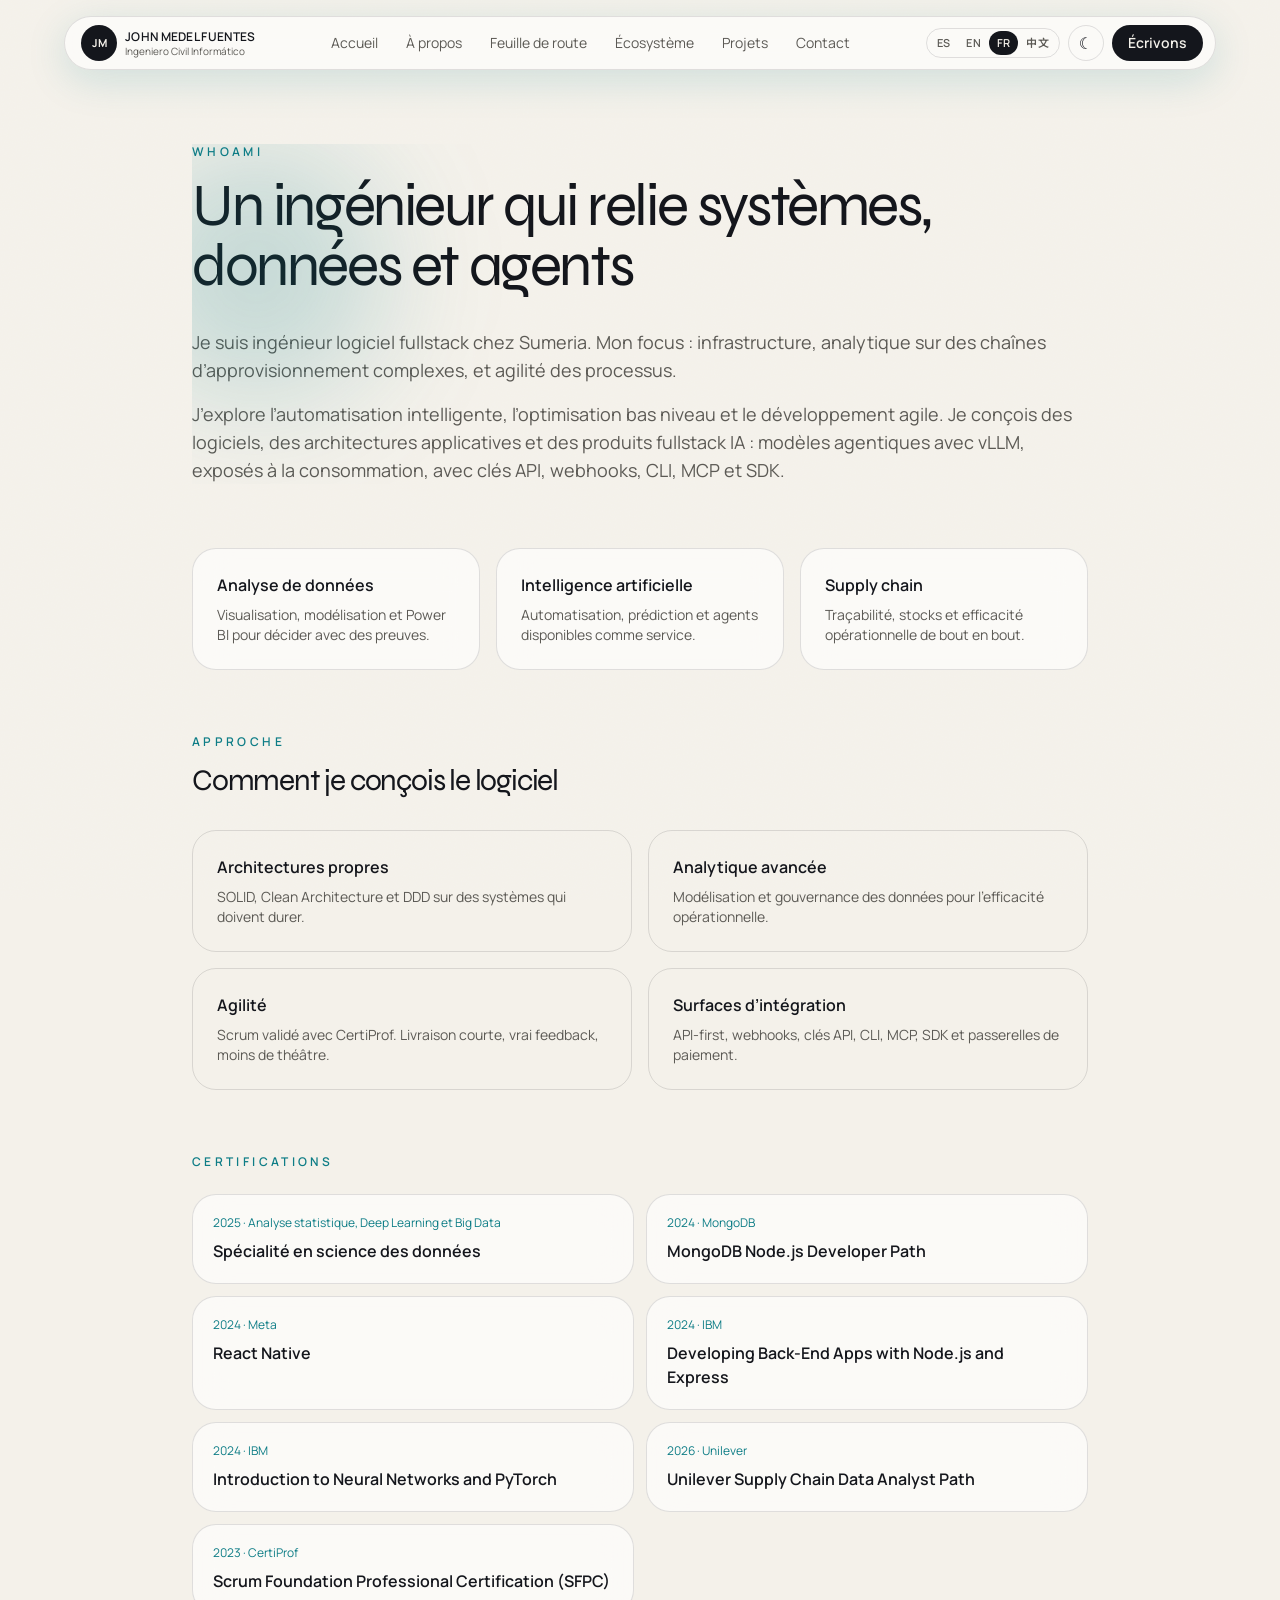
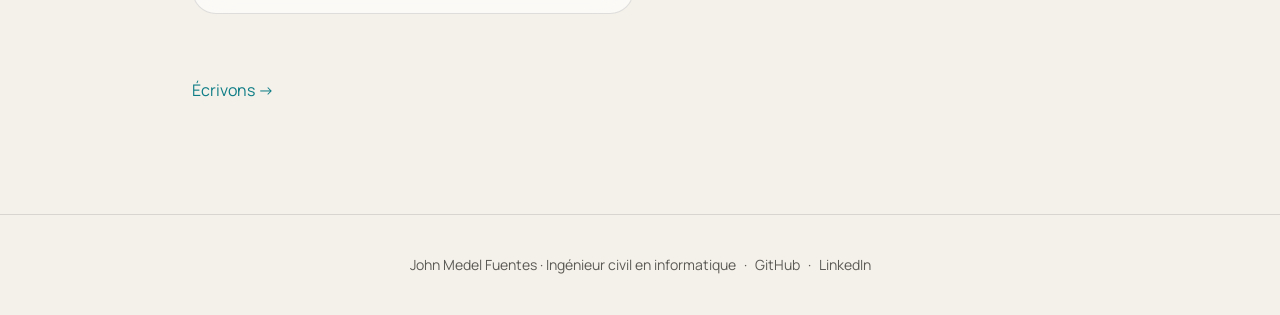
<file: fr/whoami/index.html>
<!DOCTYPE html><html lang="fr" class="dark"><head><meta charset="utf-8"><link rel="icon" type="image/svg+xml" href="/favicon.svg"><meta name="viewport" content="width=device-width, initial-scale=1"><meta name="generator" content="Astro v7.3.2"><meta name="description" content="Ingénieur civil en informatique et développeur full stack. Architecture logicielle, systèmes d’entreprise, IA agentique et la plateforme Quality Intelligence."><meta property="og:title" content="Un ingénieur qui relie systèmes, données et agents — John Medel"><meta property="og:description" content="Ingénieur civil en informatique et développeur full stack. Architecture logicielle, systèmes d’entreprise, IA agentique et la plateforme Quality Intelligence."><title>Un ingénieur qui relie systèmes, données et agents — John Medel</title><link rel="preconnect" href="https://fonts.googleapis.com"><link rel="preconnect" href="https://fonts.gstatic.com" crossorigin><link href="https://fonts.googleapis.com/css2?family=Manrope:wght@400;500;600;700;800&family=Noto+Sans+SC:wght@400;600;700&family=Syne:wght@600;700;800&display=swap" rel="stylesheet"><script>
      (function () {
        try {
          var stored = localStorage.getItem('theme');
          var dark = stored
            ? stored === 'dark'
            : window.matchMedia('(prefers-color-scheme: dark)').matches;
          document.documentElement.classList.toggle('dark', dark);
          document.documentElement.classList.toggle('light', !dark);
        } catch (e) {}
      })();
    </script><link rel="stylesheet" href="/assets/Layout.4qaQ1tfX.css"></head><body><div id="root-content"><header class="fixed inset-x-0 top-0 z-50 px-4 pt-4"><div class="glass mx-auto flex max-w-6xl items-center justify-between gap-3 rounded-full px-3 py-2 shadow-[0_10px_40px_var(--glow)]"><a href="/fr" class="flex items-center gap-2 pl-1"><span class="grid h-9 w-9 place-items-center rounded-full bg-fg text-[11px] font-bold text-bg">JM</span><span class="hidden leading-tight sm:block"><span class="block text-xs font-semibold tracking-wide">JOHN MEDEL FUENTES</span><span class="block text-[10px] text-muted">Ingeniero Civil Informático</span></span></a><nav class="hidden items-center gap-1 lg:flex"><a href="/fr" class="rounded-full px-3 py-1.5 text-sm text-muted transition hover:text-fg">Accueil</a><a href="/fr/whoami" class="rounded-full px-3 py-1.5 text-sm text-muted transition hover:text-fg">À propos</a><a href="/fr#roadmap" class="rounded-full px-3 py-1.5 text-sm text-muted transition hover:text-fg">Feuille de route</a><a href="/fr#stack" class="rounded-full px-3 py-1.5 text-sm text-muted transition hover:text-fg">Écosystème</a><a href="/fr#projects" class="rounded-full px-3 py-1.5 text-sm text-muted transition hover:text-fg">Projets</a><a href="/fr/contact" class="rounded-full px-3 py-1.5 text-sm text-muted transition hover:text-fg">Contact</a></nav><div class="flex items-center gap-2"><style>astro-island,astro-slot,astro-static-slot{display:contents}</style><script>(()=>{var e=async t=>{await(await t())()};(self.Astro||(self.Astro={})).load=e;window.dispatchEvent(new Event("astro:load"));})();</script><script>(()=>{var g=Object.defineProperty;var w=(a,s,c)=>s in a?g(a,s,{enumerable:!0,configurable:!0,writable:!0,value:c}):a[s]=c;var l=(a,s,c)=>w(a,typeof s!="symbol"?s+"":s,c);var E=new Set(["__proto__","constructor","prototype"]);{let a={0:t=>y(t),1:t=>c(t),2:t=>new RegExp(t),3:t=>new Date(t),4:t=>new Map(c(t)),5:t=>new Set(c(t)),6:t=>BigInt(t),7:t=>new URL(t),8:t=>new Uint8Array(t),9:t=>new Uint16Array(t),10:t=>new Uint32Array(t),11:t=>Number.POSITIVE_INFINITY*t},s=t=>{let[p,e]=t;return p in a?a[p](e):void 0},c=t=>t.map(s),y=t=>typeof t!="object"||t===null?t:Object.fromEntries(Object.entries(t).map(([p,e])=>[p,s(e)]));class f extends HTMLElement{constructor(){super(...arguments);l(this,"Component");l(this,"hydrator");l(this,"hydrate",async()=>{var b;if(!this.hydrator||!this.isConnected)return;let e=(b=this.parentElement)==null?void 0:b.closest("astro-island[ssr]");if(e){e.addEventListener("astro:hydrate",this.hydrate,{once:!0});return}let r=this.querySelectorAll("astro-slot"),n={},d=this.querySelectorAll("template[data-astro-template]");for(let o of d){let i=o.closest(this.tagName);i!=null&&i.isSameNode(this)&&(n[o.getAttribute("data-astro-template")||"default"]=o.innerHTML,o.remove())}for(let o of r){let i=o.closest(this.tagName);i!=null&&i.isSameNode(this)&&(n[o.getAttribute("name")||"default"]=o.innerHTML)}let u;try{u=this.hasAttribute("props")?y(JSON.parse(this.getAttribute("props"))):{}}catch(o){let i=this.getAttribute("component-url")||"<unknown>",v=this.getAttribute("component-export");throw v&&(i+=` (export ${v})`),console.error(`[hydrate] Error parsing props for component ${i}`,this.getAttribute("props"),o),o}let h;await this.hydrator(this)(this.Component,u,n,{client:this.getAttribute("client")}),this.removeAttribute("ssr"),this.dispatchEvent(new CustomEvent("astro:hydrate"))});l(this,"unmount",()=>{this.isConnected||this.dispatchEvent(new CustomEvent("astro:unmount"))})}disconnectedCallback(){document.removeEventListener("astro:after-swap",this.unmount),document.addEventListener("astro:after-swap",this.unmount,{once:!0})}connectedCallback(){if(!this.hasAttribute("await-children")||document.readyState==="interactive"||document.readyState==="complete")this.childrenConnectedCallback();else{let e=()=>{document.removeEventListener("DOMContentLoaded",e),r.disconnect(),this.childrenConnectedCallback()},r=new MutationObserver(()=>{var n;((n=this.lastChild)==null?void 0:n.nodeType)===Node.COMMENT_NODE&&this.lastChild.nodeValue==="astro:end"&&(this.lastChild.remove(),e())});r.observe(this,{childList:!0}),document.addEventListener("DOMContentLoaded",e)}}async childrenConnectedCallback(){let e=this.getAttribute("before-hydration-url");e&&await import(e),this.start()}getRetryImportUrl(e){let r=new URL(e,document.baseURI);return r.searchParams.set("astro-retry",Date.now().toString()),r.toString()}async importWithRetry(e){try{return await import(e)}catch(r){return await new Promise(n=>setTimeout(n,1e3)),import(this.getRetryImportUrl(e))}}handleHydrationError(e){let r=this.getAttribute("component-url"),n=new CustomEvent("astro:hydration-error",{cancelable:!0,bubbles:!0,composed:!0,detail:{error:e,componentUrl:r}});this.dispatchEvent(n)&&console.error(`[astro-island] Error hydrating ${r}`,e)}async start(){let e=JSON.parse(this.getAttribute("opts")),r=this.getAttribute("client");if(Astro[r]===void 0){window.addEventListener(`astro:${r}`,()=>this.start(),{once:!0});return}try{await Astro[r](async()=>{let n=this.getAttribute("renderer-url");try{let[d,{default:u}]=await Promise.all([this.importWithRetry(this.getAttribute("component-url")),n?this.importWithRetry(n):Promise.resolve({default:()=>()=>{}})]),h=this.getAttribute("component-export")||"default";if(h.includes(".")){this.Component=d;for(let m of h.split(".")){if(E.has(m)||!this.Component||typeof this.Component!="object"&&typeof this.Component!="function"||!Object.hasOwn(this.Component,m))throw new Error(`Invalid component export path: ${h}`);this.Component=this.Component[m]}}else{if(E.has(h))throw new Error(`Invalid component export path: ${h}`);this.Component=d[h]}return this.hydrator=u,this.hydrate}catch(d){return this.handleHydrationError(d),()=>{}}},e,this)}catch(n){this.handleHydrationError(n)}}attributeChangedCallback(){this.hydrate()}}l(f,"observedAttributes",["props"]),customElements.get("astro-island")||customElements.define("astro-island",f)}})();</script><astro-island uid="hhmVS" prefix="r1" component-url="/assets/Controls.C56ekiMT.js" component-export="default" renderer-url="/assets/client.Buyw3Q1S.js" props="{&quot;lang&quot;:[0,&quot;fr&quot;],&quot;localeHrefs&quot;:[0,{&quot;es&quot;:[0,&quot;/whoami&quot;],&quot;en&quot;:[0,&quot;/en/whoami&quot;],&quot;fr&quot;:[0,&quot;/fr/whoami&quot;],&quot;zh&quot;:[0,&quot;/zh/whoami&quot;]}]}" ssr client="load" opts="{&quot;name&quot;:&quot;Controls&quot;,&quot;value&quot;:true}" await-children><div class="flex items-center gap-1"><div class="flex rounded-full border border-line p-0.5"><a href="/whoami" hrefLang="es" class="rounded-full px-2 py-1 text-[11px] font-semibold tracking-wide transition text-muted hover:text-fg">ES</a><a href="/en/whoami" hrefLang="en" class="rounded-full px-2 py-1 text-[11px] font-semibold tracking-wide transition text-muted hover:text-fg">EN</a><a href="/fr/whoami" hrefLang="fr" class="rounded-full px-2 py-1 text-[11px] font-semibold tracking-wide transition bg-fg text-bg">FR</a><a href="/zh/whoami" hrefLang="zh-CN" class="rounded-full px-2 py-1 text-[11px] font-semibold tracking-wide transition text-muted hover:text-fg">中文</a></div><button type="button" class="ml-1 grid h-9 w-9 place-items-center rounded-full border border-line text-fg transition hover:border-accent" aria-label="Light theme">☀</button></div><!--astro:end--></astro-island><a href="/fr/contact" class="hidden rounded-full bg-fg px-4 py-2 text-sm font-semibold text-bg sm:inline">Écrivons</a></div></div><nav class="glass mx-auto mt-2 flex max-w-6xl gap-1 overflow-x-auto rounded-full px-2 py-1 lg:hidden"><a href="/fr" class="shrink-0 rounded-full px-3 py-1.5 text-sm text-muted">Accueil</a><a href="/fr/whoami" class="shrink-0 rounded-full px-3 py-1.5 text-sm text-muted">À propos</a><a href="/fr#roadmap" class="shrink-0 rounded-full px-3 py-1.5 text-sm text-muted">Feuille de route</a><a href="/fr#stack" class="shrink-0 rounded-full px-3 py-1.5 text-sm text-muted">Écosystème</a><a href="/fr#projects" class="shrink-0 rounded-full px-3 py-1.5 text-sm text-muted">Projets</a><a href="/fr/contact" class="shrink-0 rounded-full px-3 py-1.5 text-sm text-muted">Contact</a></nav></header><main class="px-6 pb-28 pt-36"><div class="relative mx-auto max-w-4xl overflow-hidden"><div class="orb -left-16 top-0 h-64 w-64" style="background:var(--orb-a)"></div><p class="text-xs font-semibold uppercase tracking-[0.28em] text-accent">Whoami</p><h1 class="display mt-4 text-4xl sm:text-6xl">Un ingénieur qui relie systèmes, données et agents</h1><p class="mt-8 text-lg text-muted">Je suis ingénieur logiciel fullstack chez Sumeria. Mon focus : infrastructure, analytique sur des chaînes d’approvisionnement complexes, et agilité des processus.</p><p class="mt-4 text-lg text-muted">J’explore l’automatisation intelligente, l’optimisation bas niveau et le développement agile. Je conçois des logiciels, des architectures applicatives et des produits fullstack IA : modèles agentiques avec vLLM, exposés à la consommation, avec clés API, webhooks, CLI, MCP et SDK.</p></div><div class="mx-auto mt-16 grid max-w-4xl gap-4 md:grid-cols-3"><article class="glass rounded-3xl p-6"><h2 class="font-semibold">Analyse de données</h2><p class="mt-2 text-sm text-muted">Visualisation, modélisation et Power BI pour décider avec des preuves.</p></article><article class="glass rounded-3xl p-6"><h2 class="font-semibold">Intelligence artificielle</h2><p class="mt-2 text-sm text-muted">Automatisation, prédiction et agents disponibles comme service.</p></article><article class="glass rounded-3xl p-6"><h2 class="font-semibold">Supply chain</h2><p class="mt-2 text-sm text-muted">Traçabilité, stocks et efficacité opérationnelle de bout en bout.</p></article></div><div class="mx-auto mt-16 max-w-4xl"><p class="text-xs font-semibold uppercase tracking-[0.28em] text-accent">Approche</p><h2 class="display mt-3 text-3xl">Comment je conçois le logiciel</h2><div class="mt-8 grid gap-4 md:grid-cols-2"><article class="rounded-3xl border border-line p-6"><h3 class="font-semibold">Architectures propres</h3><p class="mt-2 text-sm text-muted">SOLID, Clean Architecture et DDD sur des systèmes qui doivent durer.</p></article><article class="rounded-3xl border border-line p-6"><h3 class="font-semibold">Analytique avancée</h3><p class="mt-2 text-sm text-muted">Modélisation et gouvernance des données pour l’efficacité opérationnelle.</p></article><article class="rounded-3xl border border-line p-6"><h3 class="font-semibold">Agilité</h3><p class="mt-2 text-sm text-muted">Scrum validé avec CertiProf. Livraison courte, vrai feedback, moins de théâtre.</p></article><article class="rounded-3xl border border-line p-6"><h3 class="font-semibold">Surfaces d’intégration</h3><p class="mt-2 text-sm text-muted">API-first, webhooks, clés API, CLI, MCP, SDK et passerelles de paiement.</p></article></div></div><div class="mx-auto mt-16 max-w-4xl"><p class="text-xs font-semibold uppercase tracking-[0.28em] text-accent">Certifications</p><div class="mt-6 grid gap-3 sm:grid-cols-2"><article class="glass rounded-3xl p-5"><p class="text-xs text-accent">2025 · Analyse statistique, Deep Learning et Big Data</p><h3 class="mt-2 font-semibold">Spécialité en science des données</h3></article><article class="glass rounded-3xl p-5"><p class="text-xs text-accent">2024 · MongoDB</p><h3 class="mt-2 font-semibold">MongoDB Node.js Developer Path</h3></article><article class="glass rounded-3xl p-5"><p class="text-xs text-accent">2024 · Meta</p><h3 class="mt-2 font-semibold">React Native</h3></article><article class="glass rounded-3xl p-5"><p class="text-xs text-accent">2024 · IBM</p><h3 class="mt-2 font-semibold">Developing Back-End Apps with Node.js and Express</h3></article><article class="glass rounded-3xl p-5"><p class="text-xs text-accent">2024 · IBM</p><h3 class="mt-2 font-semibold">Introduction to Neural Networks and PyTorch</h3></article><article class="glass rounded-3xl p-5"><p class="text-xs text-accent">2026 · Unilever</p><h3 class="mt-2 font-semibold">Unilever Supply Chain Data Analyst Path</h3></article><article class="glass rounded-3xl p-5"><p class="text-xs text-accent">2023 · CertiProf</p><h3 class="mt-2 font-semibold">Scrum Foundation Professional Certification (SFPC)</h3></article></div></div><p class="mx-auto mt-16 max-w-4xl"><a class="text-accent" href="/fr/contact">Écrivons →</a></p></main><footer class="border-t border-line px-6 py-10 text-center text-sm text-muted">John Medel Fuentes · Ingénieur civil en informatique<span class="mx-2">·</span><a class="hover:text-fg" href="https://github.com/neuxsteel">GitHub</a><span class="mx-2">·</span><a class="hover:text-fg" href="https://www.linkedin.com/in/john-medel-fuentes">LinkedIn</a></footer></div><script>
      (function () {
        var reduce = window.matchMedia('(prefers-reduced-motion: reduce)').matches;
        var ticking = false;
        function paint() {
          document.documentElement.style.setProperty('--sy', String(window.scrollY));
          ticking = false;
        }
        window.addEventListener(
          'scroll',
          function () {
            if (!ticking) {
              requestAnimationFrame(paint);
              ticking = true;
            }
          },
          { passive: true }
        );
        if (!reduce) {
          window.addEventListener(
            'pointermove',
            function (e) {
              document.documentElement.style.setProperty('--mx', String(e.clientX / innerWidth - 0.5));
              document.documentElement.style.setProperty('--my', String(e.clientY / innerHeight - 0.5));
            },
            { passive: true }
          );
        }
        paint();
      })();
    </script></body></html>
</file>
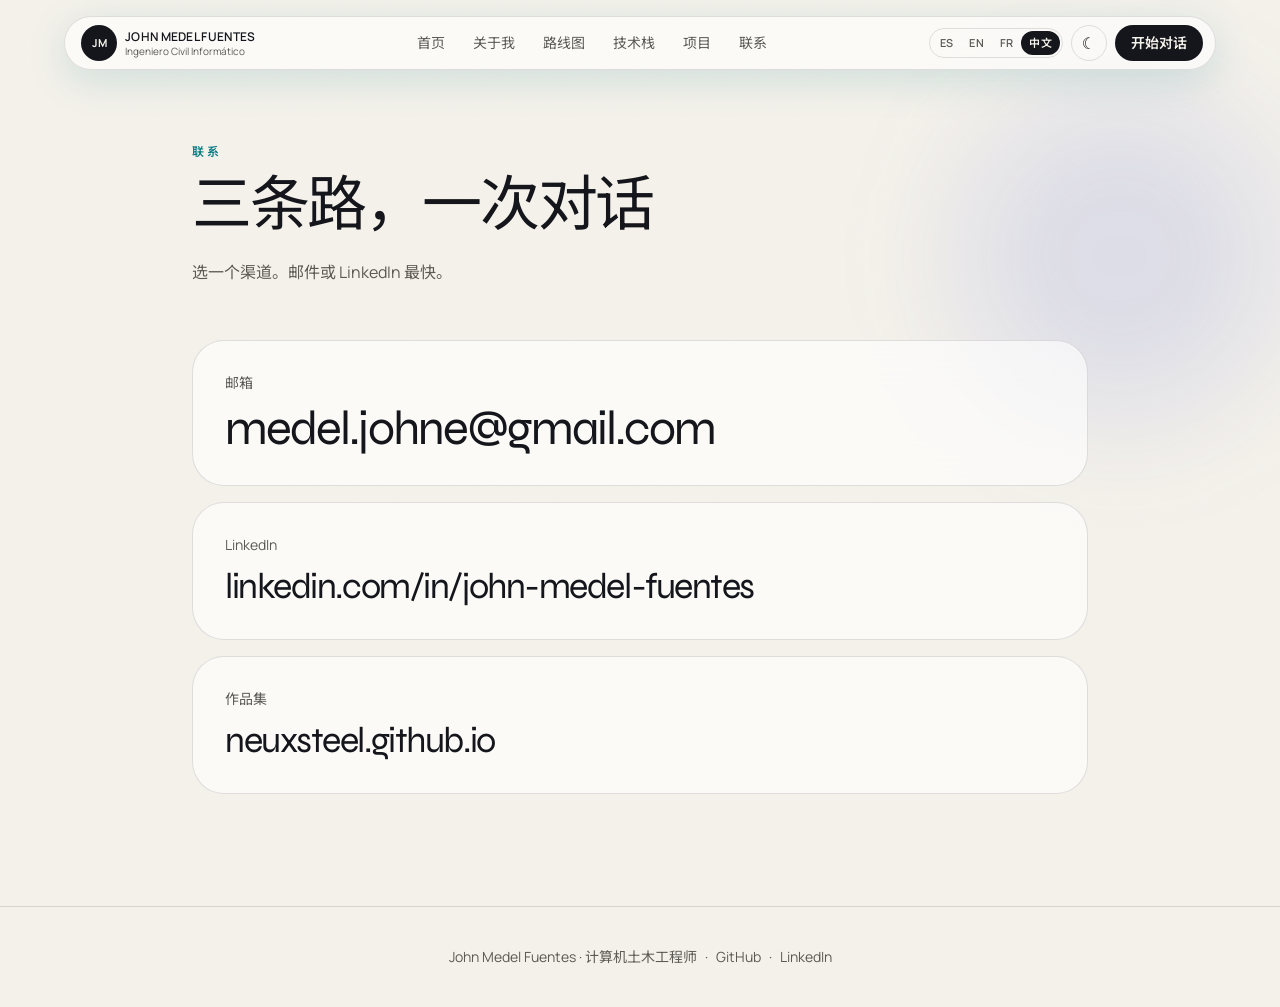
<file: zh/contact/index.html>
<!DOCTYPE html><html lang="zh-CN" class="dark"><head><meta charset="utf-8"><link rel="icon" type="image/svg+xml" href="/favicon.svg"><meta name="viewport" content="width=device-width, initial-scale=1"><meta name="generator" content="Astro v7.3.2"><meta name="description" content="计算机土木工程师与全栈开发者。软件架构、企业系统、智能体 AI，以及 Quality Intelligence 平台。"><meta property="og:title" content="联系 — John Medel"><meta property="og:description" content="计算机土木工程师与全栈开发者。软件架构、企业系统、智能体 AI，以及 Quality Intelligence 平台。"><title>联系 — John Medel</title><link rel="preconnect" href="https://fonts.googleapis.com"><link rel="preconnect" href="https://fonts.gstatic.com" crossorigin><link href="https://fonts.googleapis.com/css2?family=Manrope:wght@400;500;600;700;800&family=Noto+Sans+SC:wght@400;600;700&family=Syne:wght@600;700;800&display=swap" rel="stylesheet"><script>
      (function () {
        try {
          var stored = localStorage.getItem('theme');
          var dark = stored
            ? stored === 'dark'
            : window.matchMedia('(prefers-color-scheme: dark)').matches;
          document.documentElement.classList.toggle('dark', dark);
          document.documentElement.classList.toggle('light', !dark);
        } catch (e) {}
      })();
    </script><link rel="stylesheet" href="/assets/Layout.4qaQ1tfX.css"></head><body><div id="root-content"><header class="fixed inset-x-0 top-0 z-50 px-4 pt-4"><div class="glass mx-auto flex max-w-6xl items-center justify-between gap-3 rounded-full px-3 py-2 shadow-[0_10px_40px_var(--glow)]"><a href="/zh" class="flex items-center gap-2 pl-1"><span class="grid h-9 w-9 place-items-center rounded-full bg-fg text-[11px] font-bold text-bg">JM</span><span class="hidden leading-tight sm:block"><span class="block text-xs font-semibold tracking-wide">JOHN MEDEL FUENTES</span><span class="block text-[10px] text-muted">Ingeniero Civil Informático</span></span></a><nav class="hidden items-center gap-1 lg:flex"><a href="/zh" class="rounded-full px-3 py-1.5 text-sm text-muted transition hover:text-fg">首页</a><a href="/zh/whoami" class="rounded-full px-3 py-1.5 text-sm text-muted transition hover:text-fg">关于我</a><a href="/zh#roadmap" class="rounded-full px-3 py-1.5 text-sm text-muted transition hover:text-fg">路线图</a><a href="/zh#stack" class="rounded-full px-3 py-1.5 text-sm text-muted transition hover:text-fg">技术栈</a><a href="/zh#projects" class="rounded-full px-3 py-1.5 text-sm text-muted transition hover:text-fg">项目</a><a href="/zh/contact" class="rounded-full px-3 py-1.5 text-sm text-muted transition hover:text-fg">联系</a></nav><div class="flex items-center gap-2"><style>astro-island,astro-slot,astro-static-slot{display:contents}</style><script>(()=>{var e=async t=>{await(await t())()};(self.Astro||(self.Astro={})).load=e;window.dispatchEvent(new Event("astro:load"));})();</script><script>(()=>{var g=Object.defineProperty;var w=(a,s,c)=>s in a?g(a,s,{enumerable:!0,configurable:!0,writable:!0,value:c}):a[s]=c;var l=(a,s,c)=>w(a,typeof s!="symbol"?s+"":s,c);var E=new Set(["__proto__","constructor","prototype"]);{let a={0:t=>y(t),1:t=>c(t),2:t=>new RegExp(t),3:t=>new Date(t),4:t=>new Map(c(t)),5:t=>new Set(c(t)),6:t=>BigInt(t),7:t=>new URL(t),8:t=>new Uint8Array(t),9:t=>new Uint16Array(t),10:t=>new Uint32Array(t),11:t=>Number.POSITIVE_INFINITY*t},s=t=>{let[p,e]=t;return p in a?a[p](e):void 0},c=t=>t.map(s),y=t=>typeof t!="object"||t===null?t:Object.fromEntries(Object.entries(t).map(([p,e])=>[p,s(e)]));class f extends HTMLElement{constructor(){super(...arguments);l(this,"Component");l(this,"hydrator");l(this,"hydrate",async()=>{var b;if(!this.hydrator||!this.isConnected)return;let e=(b=this.parentElement)==null?void 0:b.closest("astro-island[ssr]");if(e){e.addEventListener("astro:hydrate",this.hydrate,{once:!0});return}let r=this.querySelectorAll("astro-slot"),n={},d=this.querySelectorAll("template[data-astro-template]");for(let o of d){let i=o.closest(this.tagName);i!=null&&i.isSameNode(this)&&(n[o.getAttribute("data-astro-template")||"default"]=o.innerHTML,o.remove())}for(let o of r){let i=o.closest(this.tagName);i!=null&&i.isSameNode(this)&&(n[o.getAttribute("name")||"default"]=o.innerHTML)}let u;try{u=this.hasAttribute("props")?y(JSON.parse(this.getAttribute("props"))):{}}catch(o){let i=this.getAttribute("component-url")||"<unknown>",v=this.getAttribute("component-export");throw v&&(i+=` (export ${v})`),console.error(`[hydrate] Error parsing props for component ${i}`,this.getAttribute("props"),o),o}let h;await this.hydrator(this)(this.Component,u,n,{client:this.getAttribute("client")}),this.removeAttribute("ssr"),this.dispatchEvent(new CustomEvent("astro:hydrate"))});l(this,"unmount",()=>{this.isConnected||this.dispatchEvent(new CustomEvent("astro:unmount"))})}disconnectedCallback(){document.removeEventListener("astro:after-swap",this.unmount),document.addEventListener("astro:after-swap",this.unmount,{once:!0})}connectedCallback(){if(!this.hasAttribute("await-children")||document.readyState==="interactive"||document.readyState==="complete")this.childrenConnectedCallback();else{let e=()=>{document.removeEventListener("DOMContentLoaded",e),r.disconnect(),this.childrenConnectedCallback()},r=new MutationObserver(()=>{var n;((n=this.lastChild)==null?void 0:n.nodeType)===Node.COMMENT_NODE&&this.lastChild.nodeValue==="astro:end"&&(this.lastChild.remove(),e())});r.observe(this,{childList:!0}),document.addEventListener("DOMContentLoaded",e)}}async childrenConnectedCallback(){let e=this.getAttribute("before-hydration-url");e&&await import(e),this.start()}getRetryImportUrl(e){let r=new URL(e,document.baseURI);return r.searchParams.set("astro-retry",Date.now().toString()),r.toString()}async importWithRetry(e){try{return await import(e)}catch(r){return await new Promise(n=>setTimeout(n,1e3)),import(this.getRetryImportUrl(e))}}handleHydrationError(e){let r=this.getAttribute("component-url"),n=new CustomEvent("astro:hydration-error",{cancelable:!0,bubbles:!0,composed:!0,detail:{error:e,componentUrl:r}});this.dispatchEvent(n)&&console.error(`[astro-island] Error hydrating ${r}`,e)}async start(){let e=JSON.parse(this.getAttribute("opts")),r=this.getAttribute("client");if(Astro[r]===void 0){window.addEventListener(`astro:${r}`,()=>this.start(),{once:!0});return}try{await Astro[r](async()=>{let n=this.getAttribute("renderer-url");try{let[d,{default:u}]=await Promise.all([this.importWithRetry(this.getAttribute("component-url")),n?this.importWithRetry(n):Promise.resolve({default:()=>()=>{}})]),h=this.getAttribute("component-export")||"default";if(h.includes(".")){this.Component=d;for(let m of h.split(".")){if(E.has(m)||!this.Component||typeof this.Component!="object"&&typeof this.Component!="function"||!Object.hasOwn(this.Component,m))throw new Error(`Invalid component export path: ${h}`);this.Component=this.Component[m]}}else{if(E.has(h))throw new Error(`Invalid component export path: ${h}`);this.Component=d[h]}return this.hydrator=u,this.hydrate}catch(d){return this.handleHydrationError(d),()=>{}}},e,this)}catch(n){this.handleHydrationError(n)}}attributeChangedCallback(){this.hydrate()}}l(f,"observedAttributes",["props"]),customElements.get("astro-island")||customElements.define("astro-island",f)}})();</script><astro-island uid="Z28WxIu" prefix="r1" component-url="/assets/Controls.C56ekiMT.js" component-export="default" renderer-url="/assets/client.Buyw3Q1S.js" props="{&quot;lang&quot;:[0,&quot;zh&quot;],&quot;localeHrefs&quot;:[0,{&quot;es&quot;:[0,&quot;/contact&quot;],&quot;en&quot;:[0,&quot;/en/contact&quot;],&quot;fr&quot;:[0,&quot;/fr/contact&quot;],&quot;zh&quot;:[0,&quot;/zh/contact&quot;]}]}" ssr client="load" opts="{&quot;name&quot;:&quot;Controls&quot;,&quot;value&quot;:true}" await-children><div class="flex items-center gap-1"><div class="flex rounded-full border border-line p-0.5"><a href="/contact" hrefLang="es" class="rounded-full px-2 py-1 text-[11px] font-semibold tracking-wide transition text-muted hover:text-fg">ES</a><a href="/en/contact" hrefLang="en" class="rounded-full px-2 py-1 text-[11px] font-semibold tracking-wide transition text-muted hover:text-fg">EN</a><a href="/fr/contact" hrefLang="fr" class="rounded-full px-2 py-1 text-[11px] font-semibold tracking-wide transition text-muted hover:text-fg">FR</a><a href="/zh/contact" hrefLang="zh-CN" class="rounded-full px-2 py-1 text-[11px] font-semibold tracking-wide transition bg-fg text-bg">中文</a></div><button type="button" class="ml-1 grid h-9 w-9 place-items-center rounded-full border border-line text-fg transition hover:border-accent" aria-label="Light theme">☀</button></div><!--astro:end--></astro-island><a href="/zh/contact" class="hidden rounded-full bg-fg px-4 py-2 text-sm font-semibold text-bg sm:inline">开始对话</a></div></div><nav class="glass mx-auto mt-2 flex max-w-6xl gap-1 overflow-x-auto rounded-full px-2 py-1 lg:hidden"><a href="/zh" class="shrink-0 rounded-full px-3 py-1.5 text-sm text-muted">首页</a><a href="/zh/whoami" class="shrink-0 rounded-full px-3 py-1.5 text-sm text-muted">关于我</a><a href="/zh#roadmap" class="shrink-0 rounded-full px-3 py-1.5 text-sm text-muted">路线图</a><a href="/zh#stack" class="shrink-0 rounded-full px-3 py-1.5 text-sm text-muted">技术栈</a><a href="/zh#projects" class="shrink-0 rounded-full px-3 py-1.5 text-sm text-muted">项目</a><a href="/zh/contact" class="shrink-0 rounded-full px-3 py-1.5 text-sm text-muted">联系</a></nav></header><main class="relative overflow-hidden px-6 pb-28 pt-36"><div class="orb right-0 top-24 h-80 w-80" style="background:var(--orb-b)"></div><div class="relative mx-auto max-w-4xl"><p class="text-xs font-semibold uppercase tracking-[0.28em] text-accent">联系</p><h1 class="display mt-4 text-4xl sm:text-6xl">三条路，一次对话</h1><p class="mt-6 max-w-xl text-muted">选一个渠道。邮件或 LinkedIn 最快。</p><div class="mt-14 space-y-4"><a class="glass block rounded-[2rem] p-8 transition hover:border-accent" href="mailto:medel.johne@gmail.com"><p class="text-sm text-muted">邮箱</p><p class="display mt-3 break-all text-3xl sm:text-5xl">medel.johne@gmail.com</p></a><a class="glass block rounded-[2rem] p-8 transition hover:border-accent" href="https://www.linkedin.com/in/john-medel-fuentes" target="_blank" rel="noreferrer"><p class="text-sm text-muted">LinkedIn</p><p class="display mt-3 text-3xl sm:text-4xl">linkedin.com/in/john-medel-fuentes</p></a><a class="glass block rounded-[2rem] p-8 transition hover:border-accent" href="https://neuxsteel.github.io" target="_blank" rel="noreferrer"><p class="text-sm text-muted">作品集</p><p class="display mt-3 text-3xl sm:text-4xl">neuxsteel.github.io</p></a></div></div></main><footer class="border-t border-line px-6 py-10 text-center text-sm text-muted">John Medel Fuentes · 计算机土木工程师<span class="mx-2">·</span><a class="hover:text-fg" href="https://github.com/neuxsteel">GitHub</a><span class="mx-2">·</span><a class="hover:text-fg" href="https://www.linkedin.com/in/john-medel-fuentes">LinkedIn</a></footer></div><script>
      (function () {
        var reduce = window.matchMedia('(prefers-reduced-motion: reduce)').matches;
        var ticking = false;
        function paint() {
          document.documentElement.style.setProperty('--sy', String(window.scrollY));
          ticking = false;
        }
        window.addEventListener(
          'scroll',
          function () {
            if (!ticking) {
              requestAnimationFrame(paint);
              ticking = true;
            }
          },
          { passive: true }
        );
        if (!reduce) {
          window.addEventListener(
            'pointermove',
            function (e) {
              document.documentElement.style.setProperty('--mx', String(e.clientX / innerWidth - 0.5));
              document.documentElement.style.setProperty('--my', String(e.clientY / innerHeight - 0.5));
            },
            { passive: true }
          );
        }
        paint();
      })();
    </script></body></html>
</file>
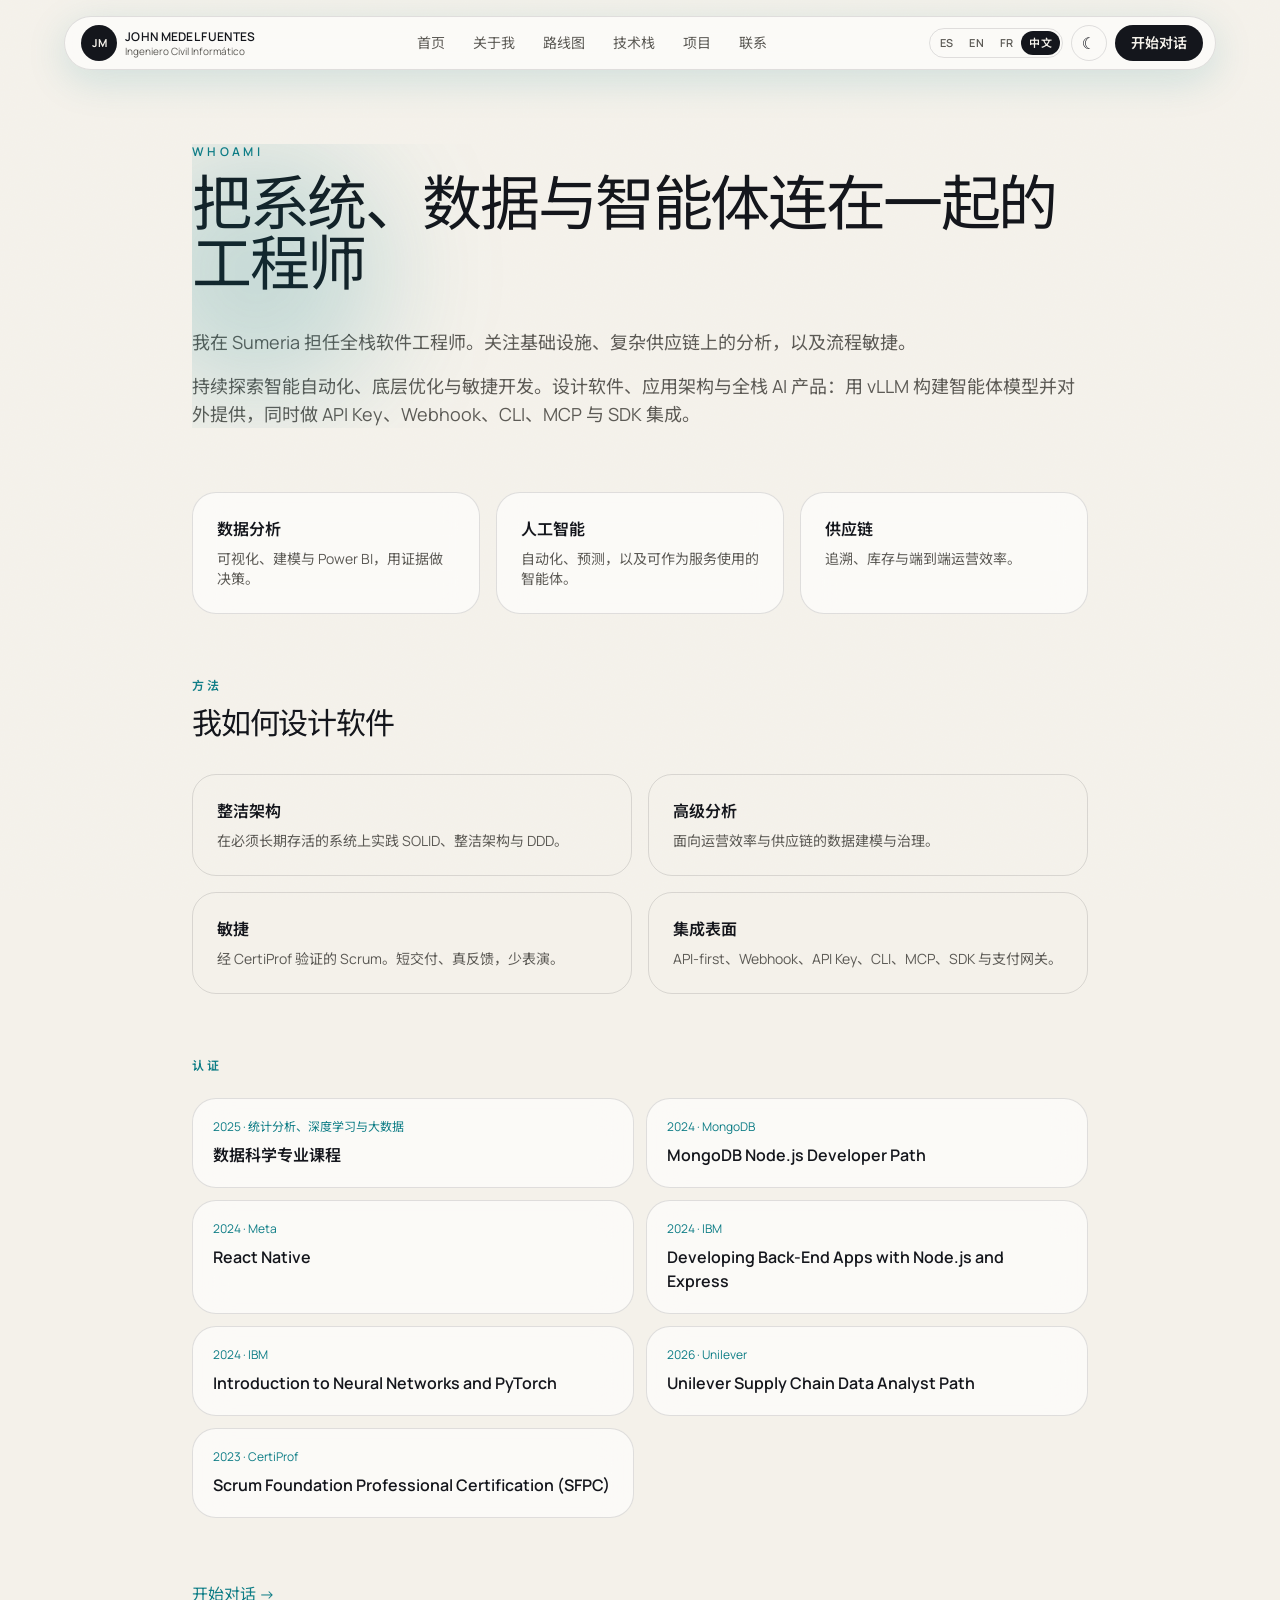
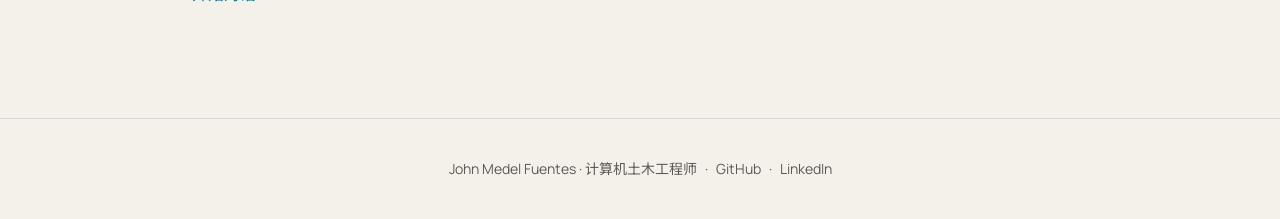
<file: zh/whoami/index.html>
<!DOCTYPE html><html lang="zh-CN" class="dark"><head><meta charset="utf-8"><link rel="icon" type="image/svg+xml" href="/favicon.svg"><meta name="viewport" content="width=device-width, initial-scale=1"><meta name="generator" content="Astro v7.3.2"><meta name="description" content="计算机土木工程师与全栈开发者。软件架构、企业系统、智能体 AI，以及 Quality Intelligence 平台。"><meta property="og:title" content="把系统、数据与智能体连在一起的工程师 — John Medel"><meta property="og:description" content="计算机土木工程师与全栈开发者。软件架构、企业系统、智能体 AI，以及 Quality Intelligence 平台。"><title>把系统、数据与智能体连在一起的工程师 — John Medel</title><link rel="preconnect" href="https://fonts.googleapis.com"><link rel="preconnect" href="https://fonts.gstatic.com" crossorigin><link href="https://fonts.googleapis.com/css2?family=Manrope:wght@400;500;600;700;800&family=Noto+Sans+SC:wght@400;600;700&family=Syne:wght@600;700;800&display=swap" rel="stylesheet"><script>
      (function () {
        try {
          var stored = localStorage.getItem('theme');
          var dark = stored
            ? stored === 'dark'
            : window.matchMedia('(prefers-color-scheme: dark)').matches;
          document.documentElement.classList.toggle('dark', dark);
          document.documentElement.classList.toggle('light', !dark);
        } catch (e) {}
      })();
    </script><link rel="stylesheet" href="/assets/Layout.4qaQ1tfX.css"></head><body><div id="root-content"><header class="fixed inset-x-0 top-0 z-50 px-4 pt-4"><div class="glass mx-auto flex max-w-6xl items-center justify-between gap-3 rounded-full px-3 py-2 shadow-[0_10px_40px_var(--glow)]"><a href="/zh" class="flex items-center gap-2 pl-1"><span class="grid h-9 w-9 place-items-center rounded-full bg-fg text-[11px] font-bold text-bg">JM</span><span class="hidden leading-tight sm:block"><span class="block text-xs font-semibold tracking-wide">JOHN MEDEL FUENTES</span><span class="block text-[10px] text-muted">Ingeniero Civil Informático</span></span></a><nav class="hidden items-center gap-1 lg:flex"><a href="/zh" class="rounded-full px-3 py-1.5 text-sm text-muted transition hover:text-fg">首页</a><a href="/zh/whoami" class="rounded-full px-3 py-1.5 text-sm text-muted transition hover:text-fg">关于我</a><a href="/zh#roadmap" class="rounded-full px-3 py-1.5 text-sm text-muted transition hover:text-fg">路线图</a><a href="/zh#stack" class="rounded-full px-3 py-1.5 text-sm text-muted transition hover:text-fg">技术栈</a><a href="/zh#projects" class="rounded-full px-3 py-1.5 text-sm text-muted transition hover:text-fg">项目</a><a href="/zh/contact" class="rounded-full px-3 py-1.5 text-sm text-muted transition hover:text-fg">联系</a></nav><div class="flex items-center gap-2"><style>astro-island,astro-slot,astro-static-slot{display:contents}</style><script>(()=>{var e=async t=>{await(await t())()};(self.Astro||(self.Astro={})).load=e;window.dispatchEvent(new Event("astro:load"));})();</script><script>(()=>{var g=Object.defineProperty;var w=(a,s,c)=>s in a?g(a,s,{enumerable:!0,configurable:!0,writable:!0,value:c}):a[s]=c;var l=(a,s,c)=>w(a,typeof s!="symbol"?s+"":s,c);var E=new Set(["__proto__","constructor","prototype"]);{let a={0:t=>y(t),1:t=>c(t),2:t=>new RegExp(t),3:t=>new Date(t),4:t=>new Map(c(t)),5:t=>new Set(c(t)),6:t=>BigInt(t),7:t=>new URL(t),8:t=>new Uint8Array(t),9:t=>new Uint16Array(t),10:t=>new Uint32Array(t),11:t=>Number.POSITIVE_INFINITY*t},s=t=>{let[p,e]=t;return p in a?a[p](e):void 0},c=t=>t.map(s),y=t=>typeof t!="object"||t===null?t:Object.fromEntries(Object.entries(t).map(([p,e])=>[p,s(e)]));class f extends HTMLElement{constructor(){super(...arguments);l(this,"Component");l(this,"hydrator");l(this,"hydrate",async()=>{var b;if(!this.hydrator||!this.isConnected)return;let e=(b=this.parentElement)==null?void 0:b.closest("astro-island[ssr]");if(e){e.addEventListener("astro:hydrate",this.hydrate,{once:!0});return}let r=this.querySelectorAll("astro-slot"),n={},d=this.querySelectorAll("template[data-astro-template]");for(let o of d){let i=o.closest(this.tagName);i!=null&&i.isSameNode(this)&&(n[o.getAttribute("data-astro-template")||"default"]=o.innerHTML,o.remove())}for(let o of r){let i=o.closest(this.tagName);i!=null&&i.isSameNode(this)&&(n[o.getAttribute("name")||"default"]=o.innerHTML)}let u;try{u=this.hasAttribute("props")?y(JSON.parse(this.getAttribute("props"))):{}}catch(o){let i=this.getAttribute("component-url")||"<unknown>",v=this.getAttribute("component-export");throw v&&(i+=` (export ${v})`),console.error(`[hydrate] Error parsing props for component ${i}`,this.getAttribute("props"),o),o}let h;await this.hydrator(this)(this.Component,u,n,{client:this.getAttribute("client")}),this.removeAttribute("ssr"),this.dispatchEvent(new CustomEvent("astro:hydrate"))});l(this,"unmount",()=>{this.isConnected||this.dispatchEvent(new CustomEvent("astro:unmount"))})}disconnectedCallback(){document.removeEventListener("astro:after-swap",this.unmount),document.addEventListener("astro:after-swap",this.unmount,{once:!0})}connectedCallback(){if(!this.hasAttribute("await-children")||document.readyState==="interactive"||document.readyState==="complete")this.childrenConnectedCallback();else{let e=()=>{document.removeEventListener("DOMContentLoaded",e),r.disconnect(),this.childrenConnectedCallback()},r=new MutationObserver(()=>{var n;((n=this.lastChild)==null?void 0:n.nodeType)===Node.COMMENT_NODE&&this.lastChild.nodeValue==="astro:end"&&(this.lastChild.remove(),e())});r.observe(this,{childList:!0}),document.addEventListener("DOMContentLoaded",e)}}async childrenConnectedCallback(){let e=this.getAttribute("before-hydration-url");e&&await import(e),this.start()}getRetryImportUrl(e){let r=new URL(e,document.baseURI);return r.searchParams.set("astro-retry",Date.now().toString()),r.toString()}async importWithRetry(e){try{return await import(e)}catch(r){return await new Promise(n=>setTimeout(n,1e3)),import(this.getRetryImportUrl(e))}}handleHydrationError(e){let r=this.getAttribute("component-url"),n=new CustomEvent("astro:hydration-error",{cancelable:!0,bubbles:!0,composed:!0,detail:{error:e,componentUrl:r}});this.dispatchEvent(n)&&console.error(`[astro-island] Error hydrating ${r}`,e)}async start(){let e=JSON.parse(this.getAttribute("opts")),r=this.getAttribute("client");if(Astro[r]===void 0){window.addEventListener(`astro:${r}`,()=>this.start(),{once:!0});return}try{await Astro[r](async()=>{let n=this.getAttribute("renderer-url");try{let[d,{default:u}]=await Promise.all([this.importWithRetry(this.getAttribute("component-url")),n?this.importWithRetry(n):Promise.resolve({default:()=>()=>{}})]),h=this.getAttribute("component-export")||"default";if(h.includes(".")){this.Component=d;for(let m of h.split(".")){if(E.has(m)||!this.Component||typeof this.Component!="object"&&typeof this.Component!="function"||!Object.hasOwn(this.Component,m))throw new Error(`Invalid component export path: ${h}`);this.Component=this.Component[m]}}else{if(E.has(h))throw new Error(`Invalid component export path: ${h}`);this.Component=d[h]}return this.hydrator=u,this.hydrate}catch(d){return this.handleHydrationError(d),()=>{}}},e,this)}catch(n){this.handleHydrationError(n)}}attributeChangedCallback(){this.hydrate()}}l(f,"observedAttributes",["props"]),customElements.get("astro-island")||customElements.define("astro-island",f)}})();</script><astro-island uid="1kd66p" prefix="r1" component-url="/assets/Controls.C56ekiMT.js" component-export="default" renderer-url="/assets/client.Buyw3Q1S.js" props="{&quot;lang&quot;:[0,&quot;zh&quot;],&quot;localeHrefs&quot;:[0,{&quot;es&quot;:[0,&quot;/whoami&quot;],&quot;en&quot;:[0,&quot;/en/whoami&quot;],&quot;fr&quot;:[0,&quot;/fr/whoami&quot;],&quot;zh&quot;:[0,&quot;/zh/whoami&quot;]}]}" ssr client="load" opts="{&quot;name&quot;:&quot;Controls&quot;,&quot;value&quot;:true}" await-children><div class="flex items-center gap-1"><div class="flex rounded-full border border-line p-0.5"><a href="/whoami" hrefLang="es" class="rounded-full px-2 py-1 text-[11px] font-semibold tracking-wide transition text-muted hover:text-fg">ES</a><a href="/en/whoami" hrefLang="en" class="rounded-full px-2 py-1 text-[11px] font-semibold tracking-wide transition text-muted hover:text-fg">EN</a><a href="/fr/whoami" hrefLang="fr" class="rounded-full px-2 py-1 text-[11px] font-semibold tracking-wide transition text-muted hover:text-fg">FR</a><a href="/zh/whoami" hrefLang="zh-CN" class="rounded-full px-2 py-1 text-[11px] font-semibold tracking-wide transition bg-fg text-bg">中文</a></div><button type="button" class="ml-1 grid h-9 w-9 place-items-center rounded-full border border-line text-fg transition hover:border-accent" aria-label="Light theme">☀</button></div><!--astro:end--></astro-island><a href="/zh/contact" class="hidden rounded-full bg-fg px-4 py-2 text-sm font-semibold text-bg sm:inline">开始对话</a></div></div><nav class="glass mx-auto mt-2 flex max-w-6xl gap-1 overflow-x-auto rounded-full px-2 py-1 lg:hidden"><a href="/zh" class="shrink-0 rounded-full px-3 py-1.5 text-sm text-muted">首页</a><a href="/zh/whoami" class="shrink-0 rounded-full px-3 py-1.5 text-sm text-muted">关于我</a><a href="/zh#roadmap" class="shrink-0 rounded-full px-3 py-1.5 text-sm text-muted">路线图</a><a href="/zh#stack" class="shrink-0 rounded-full px-3 py-1.5 text-sm text-muted">技术栈</a><a href="/zh#projects" class="shrink-0 rounded-full px-3 py-1.5 text-sm text-muted">项目</a><a href="/zh/contact" class="shrink-0 rounded-full px-3 py-1.5 text-sm text-muted">联系</a></nav></header><main class="px-6 pb-28 pt-36"><div class="relative mx-auto max-w-4xl overflow-hidden"><div class="orb -left-16 top-0 h-64 w-64" style="background:var(--orb-a)"></div><p class="text-xs font-semibold uppercase tracking-[0.28em] text-accent">Whoami</p><h1 class="display mt-4 text-4xl sm:text-6xl">把系统、数据与智能体连在一起的工程师</h1><p class="mt-8 text-lg text-muted">我在 Sumeria 担任全栈软件工程师。关注基础设施、复杂供应链上的分析，以及流程敏捷。</p><p class="mt-4 text-lg text-muted">持续探索智能自动化、底层优化与敏捷开发。设计软件、应用架构与全栈 AI 产品：用 vLLM 构建智能体模型并对外提供，同时做 API Key、Webhook、CLI、MCP 与 SDK 集成。</p></div><div class="mx-auto mt-16 grid max-w-4xl gap-4 md:grid-cols-3"><article class="glass rounded-3xl p-6"><h2 class="font-semibold">数据分析</h2><p class="mt-2 text-sm text-muted">可视化、建模与 Power BI，用证据做决策。</p></article><article class="glass rounded-3xl p-6"><h2 class="font-semibold">人工智能</h2><p class="mt-2 text-sm text-muted">自动化、预测，以及可作为服务使用的智能体。</p></article><article class="glass rounded-3xl p-6"><h2 class="font-semibold">供应链</h2><p class="mt-2 text-sm text-muted">追溯、库存与端到端运营效率。</p></article></div><div class="mx-auto mt-16 max-w-4xl"><p class="text-xs font-semibold uppercase tracking-[0.28em] text-accent">方法</p><h2 class="display mt-3 text-3xl">我如何设计软件</h2><div class="mt-8 grid gap-4 md:grid-cols-2"><article class="rounded-3xl border border-line p-6"><h3 class="font-semibold">整洁架构</h3><p class="mt-2 text-sm text-muted">在必须长期存活的系统上实践 SOLID、整洁架构与 DDD。</p></article><article class="rounded-3xl border border-line p-6"><h3 class="font-semibold">高级分析</h3><p class="mt-2 text-sm text-muted">面向运营效率与供应链的数据建模与治理。</p></article><article class="rounded-3xl border border-line p-6"><h3 class="font-semibold">敏捷</h3><p class="mt-2 text-sm text-muted">经 CertiProf 验证的 Scrum。短交付、真反馈，少表演。</p></article><article class="rounded-3xl border border-line p-6"><h3 class="font-semibold">集成表面</h3><p class="mt-2 text-sm text-muted">API-first、Webhook、API Key、CLI、MCP、SDK 与支付网关。</p></article></div></div><div class="mx-auto mt-16 max-w-4xl"><p class="text-xs font-semibold uppercase tracking-[0.28em] text-accent">认证</p><div class="mt-6 grid gap-3 sm:grid-cols-2"><article class="glass rounded-3xl p-5"><p class="text-xs text-accent">2025 · 统计分析、深度学习与大数据</p><h3 class="mt-2 font-semibold">数据科学专业课程</h3></article><article class="glass rounded-3xl p-5"><p class="text-xs text-accent">2024 · MongoDB</p><h3 class="mt-2 font-semibold">MongoDB Node.js Developer Path</h3></article><article class="glass rounded-3xl p-5"><p class="text-xs text-accent">2024 · Meta</p><h3 class="mt-2 font-semibold">React Native</h3></article><article class="glass rounded-3xl p-5"><p class="text-xs text-accent">2024 · IBM</p><h3 class="mt-2 font-semibold">Developing Back-End Apps with Node.js and Express</h3></article><article class="glass rounded-3xl p-5"><p class="text-xs text-accent">2024 · IBM</p><h3 class="mt-2 font-semibold">Introduction to Neural Networks and PyTorch</h3></article><article class="glass rounded-3xl p-5"><p class="text-xs text-accent">2026 · Unilever</p><h3 class="mt-2 font-semibold">Unilever Supply Chain Data Analyst Path</h3></article><article class="glass rounded-3xl p-5"><p class="text-xs text-accent">2023 · CertiProf</p><h3 class="mt-2 font-semibold">Scrum Foundation Professional Certification (SFPC)</h3></article></div></div><p class="mx-auto mt-16 max-w-4xl"><a class="text-accent" href="/zh/contact">开始对话 →</a></p></main><footer class="border-t border-line px-6 py-10 text-center text-sm text-muted">John Medel Fuentes · 计算机土木工程师<span class="mx-2">·</span><a class="hover:text-fg" href="https://github.com/neuxsteel">GitHub</a><span class="mx-2">·</span><a class="hover:text-fg" href="https://www.linkedin.com/in/john-medel-fuentes">LinkedIn</a></footer></div><script>
      (function () {
        var reduce = window.matchMedia('(prefers-reduced-motion: reduce)').matches;
        var ticking = false;
        function paint() {
          document.documentElement.style.setProperty('--sy', String(window.scrollY));
          ticking = false;
        }
        window.addEventListener(
          'scroll',
          function () {
            if (!ticking) {
              requestAnimationFrame(paint);
              ticking = true;
            }
          },
          { passive: true }
        );
        if (!reduce) {
          window.addEventListener(
            'pointermove',
            function (e) {
              document.documentElement.style.setProperty('--mx', String(e.clientX / innerWidth - 0.5));
              document.documentElement.style.setProperty('--my', String(e.clientY / innerHeight - 0.5));
            },
            { passive: true }
          );
        }
        paint();
      })();
    </script></body></html>
</file>
<file: assets/Layout.4qaQ1tfX.css>
/*! tailwindcss v4.3.3 | MIT License | https://tailwindcss.com */
@layer properties{@supports (((-webkit-hyphens:none)) and (not (margin-trim:inline))) or ((-moz-orient:inline) and (not (color:rgb(from red r g b)))){*,:before,:after,::backdrop{--tw-space-y-reverse:0;--tw-border-style:solid;--tw-leading:initial;--tw-font-weight:initial;--tw-tracking:initial;--tw-shadow:0 0 #0000;--tw-shadow-color:initial;--tw-shadow-alpha:100%;--tw-inset-shadow:0 0 #0000;--tw-inset-shadow-color:initial;--tw-inset-shadow-alpha:100%;--tw-ring-color:initial;--tw-ring-shadow:0 0 #0000;--tw-inset-ring-color:initial;--tw-inset-ring-shadow:0 0 #0000;--tw-ring-inset:initial;--tw-ring-offset-width:0px;--tw-ring-offset-color:#fff;--tw-ring-offset-shadow:0 0 #0000;--tw-translate-x:0;--tw-translate-y:0;--tw-translate-z:0}}}@layer theme{:root,:host{--font-sans:"Manrope", "Noto Sans SC", ui-sans-serif, system-ui, sans-serif;--font-mono:ui-monospace, SFMono-Regular, Menlo, Monaco, Consolas, "Liberation Mono", "Courier New", monospace;--spacing:.25rem;--container-xl:36rem;--container-2xl:42rem;--container-3xl:48rem;--container-4xl:56rem;--container-5xl:64rem;--container-6xl:72rem;--text-xs:.75rem;--text-xs--line-height:calc(1 / .75);--text-sm:.875rem;--text-sm--line-height:calc(1.25 / .875);--text-lg:1.125rem;--text-lg--line-height:calc(1.75 / 1.125);--text-xl:1.25rem;--text-xl--line-height:calc(1.75 / 1.25);--text-3xl:1.875rem;--text-3xl--line-height:calc(2.25 / 1.875);--text-4xl:2.25rem;--text-4xl--line-height:calc(2.5 / 2.25);--text-5xl:3rem;--text-5xl--line-height:1;--text-6xl:3.75rem;--text-6xl--line-height:1;--text-7xl:4.5rem;--text-7xl--line-height:1;--text-8xl:6rem;--text-8xl--line-height:1;--font-weight-medium:500;--font-weight-semibold:600;--font-weight-bold:700;--tracking-wide:.025em;--leading-tight:1.25;--radius-3xl:1.5rem;--default-transition-duration:.15s;--default-transition-timing-function:cubic-bezier(.4, 0, .2, 1);--default-font-family:var(--font-sans);--default-mono-font-family:var(--font-mono);--font-display:"Syne", "Noto Sans SC", ui-sans-serif, system-ui, sans-serif;--color-bg:var(--bg);--color-fg:var(--fg);--color-muted:var(--muted);--color-line:var(--line);--color-accent:var(--accent);--color-accent-2:var(--accent-2)}}@layer base{*,:after,:before,::backdrop{box-sizing:border-box;border:0 solid;margin:0;padding:0}::file-selector-button{box-sizing:border-box;border:0 solid;margin:0;padding:0}html,:host{-webkit-text-size-adjust:100%;tab-size:4;line-height:1.5;font-family:var(--default-font-family,-apple-system, BlinkMacSystemFont, "Segoe UI", Roboto, "Helvetica Neue", "Noto Sans", Arial, sans-serif, "Apple Color Emoji", "Segoe UI Emoji", "Segoe UI Symbol", "Noto Color Emoji");font-feature-settings:var(--default-font-feature-settings,normal);font-variation-settings:var(--default-font-variation-settings,normal);-webkit-tap-highlight-color:transparent}hr{height:0;color:inherit;border-top-width:1px}abbr:where([title]){text-decoration:underline dotted}h1,h2,h3,h4,h5,h6{font-size:inherit;font-weight:inherit}a{color:inherit;-webkit-text-decoration:inherit;-webkit-text-decoration:inherit;-webkit-text-decoration:inherit;text-decoration:inherit}b,strong{font-weight:bolder}code,kbd,samp,pre{font-family:var(--default-mono-font-family,ui-monospace, SFMono-Regular, Menlo, Monaco, Consolas, "Liberation Mono", "Courier New", monospace);font-feature-settings:var(--default-mono-font-feature-settings,normal);font-variation-settings:var(--default-mono-font-variation-settings,normal);font-size:1em}small{font-size:80%}sub,sup{vertical-align:baseline;font-size:75%;line-height:0;position:relative}sub{bottom:-.25em}sup{top:-.5em}table{text-indent:0;border-color:inherit;border-collapse:collapse}:-moz-focusring:where(:not(iframe)){outline:auto}progress{vertical-align:baseline}summary{display:list-item}ol,ul,menu{list-style:none}img,svg,video,canvas,audio,iframe,embed,object{vertical-align:middle;display:block}img,video{max-width:100%;height:auto}button,input,select,optgroup,textarea{font:inherit;font-feature-settings:inherit;font-variation-settings:inherit;letter-spacing:inherit;color:inherit;opacity:1;background-color:#0000;border-radius:0}::file-selector-button{font:inherit;font-feature-settings:inherit;font-variation-settings:inherit;letter-spacing:inherit;color:inherit;opacity:1;background-color:#0000;border-radius:0}:where(select:is([multiple],[size])) optgroup{font-weight:bolder}:where(select:is([multiple],[size])) optgroup option{padding-inline-start:20px}::file-selector-button{margin-inline-end:4px}::placeholder{opacity:1}@supports (not ((-webkit-appearance:-apple-pay-button))) or (contain-intrinsic-size:1px){::placeholder{color:currentColor}@supports (color:color-mix(in lab, red, red)){::placeholder{color:color-mix(in oklab, currentcolor 50%, transparent)}}}textarea{resize:vertical}::-webkit-search-decoration{-webkit-appearance:none}::-webkit-date-and-time-value{min-height:1lh;text-align:inherit}::-webkit-datetime-edit{display:inline-flex}::-webkit-datetime-edit-fields-wrapper{padding:0}::-webkit-datetime-edit{padding-block:0}::-webkit-datetime-edit-year-field{padding-block:0}::-webkit-datetime-edit-month-field{padding-block:0}::-webkit-datetime-edit-day-field{padding-block:0}::-webkit-datetime-edit-hour-field{padding-block:0}::-webkit-datetime-edit-minute-field{padding-block:0}::-webkit-datetime-edit-second-field{padding-block:0}::-webkit-datetime-edit-millisecond-field{padding-block:0}::-webkit-datetime-edit-meridiem-field{padding-block:0}::-webkit-calendar-picker-indicator{line-height:1}:-moz-ui-invalid{box-shadow:none}button,input:where([type=button],[type=reset],[type=submit]){appearance:button}::file-selector-button{appearance:button}::-webkit-inner-spin-button{height:auto}::-webkit-outer-spin-button{height:auto}[hidden]:where(:not([hidden=until-found])){display:none!important}}@layer components;@layer utilities{.pointer-events-none{pointer-events:none}.visible{visibility:visible}.absolute{position:absolute}.fixed{position:fixed}.relative{position:relative}.static{position:static}.inset-0{inset:0}.inset-x-0{inset-inline:0}.top-0{top:0}.top-16{top:calc(var(--spacing) * 16)}.top-24{top:calc(var(--spacing) * 24)}.top-40{top:calc(var(--spacing) * 40)}.right-0{right:0}.right-\[-4rem\]{right:-4rem}.bottom-10{bottom:calc(var(--spacing) * 10)}.-left-16{left:calc(var(--spacing) * -16)}.-left-24{left:calc(var(--spacing) * -24)}.left-1\/3{left:33.3333%}.left-4{left:calc(var(--spacing) * 4)}.left-\[0\.65rem\]{left:.65rem}.isolate{isolation:isolate}.z-10{z-index:10}.z-50{z-index:50}.mx-2{margin-inline:calc(var(--spacing) * 2)}.mx-auto{margin-inline:auto}.mt-1{margin-top:var(--spacing)}.mt-2{margin-top:calc(var(--spacing) * 2)}.mt-3{margin-top:calc(var(--spacing) * 3)}.mt-4{margin-top:calc(var(--spacing) * 4)}.mt-5{margin-top:calc(var(--spacing) * 5)}.mt-6{margin-top:calc(var(--spacing) * 6)}.mt-8{margin-top:calc(var(--spacing) * 8)}.mt-10{margin-top:calc(var(--spacing) * 10)}.mt-14{margin-top:calc(var(--spacing) * 14)}.mt-16{margin-top:calc(var(--spacing) * 16)}.mb-6{margin-bottom:calc(var(--spacing) * 6)}.ml-1{margin-left:var(--spacing)}.block{display:block}.contents{display:contents}.flex{display:flex}.grid{display:grid}.hidden{display:none}.inline-block{display:inline-block}.h-3{height:calc(var(--spacing) * 3)}.h-9{height:calc(var(--spacing) * 9)}.h-64{height:calc(var(--spacing) * 64)}.h-80{height:calc(var(--spacing) * 80)}.h-96{height:calc(var(--spacing) * 96)}.h-full{height:100%}.min-h-64{min-height:calc(var(--spacing) * 64)}.min-h-\[100svh\]{min-height:100svh}.w-3{width:calc(var(--spacing) * 3)}.w-9{width:calc(var(--spacing) * 9)}.w-64{width:calc(var(--spacing) * 64)}.w-80{width:calc(var(--spacing) * 80)}.w-96{width:calc(var(--spacing) * 96)}.w-px{width:1px}.max-w-2xl{max-width:var(--container-2xl)}.max-w-3xl{max-width:var(--container-3xl)}.max-w-4xl{max-width:var(--container-4xl)}.max-w-5xl{max-width:var(--container-5xl)}.max-w-6xl{max-width:var(--container-6xl)}.max-w-xl{max-width:var(--container-xl)}.shrink-0{flex-shrink:0}.scroll-mt-32{scroll-margin-top:calc(var(--spacing) * 32)}.grid-cols-2{grid-template-columns:repeat(2,minmax(0,1fr))}.flex-wrap{flex-wrap:wrap}.place-items-center{place-items:center}.items-center{align-items:center}.justify-between{justify-content:space-between}.justify-center{justify-content:center}.gap-1{gap:var(--spacing)}.gap-1\.5{gap:calc(var(--spacing) * 1.5)}.gap-2{gap:calc(var(--spacing) * 2)}.gap-3{gap:calc(var(--spacing) * 3)}.gap-4{gap:calc(var(--spacing) * 4)}.gap-6{gap:calc(var(--spacing) * 6)}.gap-10{gap:calc(var(--spacing) * 10)}:where(.space-y-3>:not(:last-child)){--tw-space-y-reverse:0;margin-block-start:calc(calc(var(--spacing) * 3) * var(--tw-space-y-reverse));margin-block-end:calc(calc(var(--spacing) * 3) * calc(1 - var(--tw-space-y-reverse)))}:where(.space-y-4>:not(:last-child)){--tw-space-y-reverse:0;margin-block-start:calc(calc(var(--spacing) * 4) * var(--tw-space-y-reverse));margin-block-end:calc(calc(var(--spacing) * 4) * calc(1 - var(--tw-space-y-reverse)))}.overflow-hidden{overflow:hidden}.overflow-x-auto{overflow-x:auto}.rounded-3xl{border-radius:var(--radius-3xl)}.rounded-\[2rem\]{border-radius:2rem}.rounded-full{border-radius:2147483647px}.border{border-style:var(--tw-border-style);border-width:1px}.border-t{border-top-style:var(--tw-border-style);border-top-width:1px}.border-line{border-color:var(--color-line)}.bg-accent{background-color:var(--color-accent)}.bg-fg,.bg-fg\/5{background-color:var(--color-fg)}@supports (color:color-mix(in lab, red, red)){.bg-fg\/5{background-color:color-mix(in oklab, var(--color-fg) 5%, transparent)}}.p-0\.5{padding:calc(var(--spacing) * .5)}.p-5{padding:calc(var(--spacing) * 5)}.p-6{padding:calc(var(--spacing) * 6)}.p-8{padding:calc(var(--spacing) * 8)}.px-2{padding-inline:calc(var(--spacing) * 2)}.px-3{padding-inline:calc(var(--spacing) * 3)}.px-4{padding-inline:calc(var(--spacing) * 4)}.px-5{padding-inline:calc(var(--spacing) * 5)}.px-6{padding-inline:calc(var(--spacing) * 6)}.py-0\.5{padding-block:calc(var(--spacing) * .5)}.py-1{padding-block:var(--spacing)}.py-1\.5{padding-block:calc(var(--spacing) * 1.5)}.py-2{padding-block:calc(var(--spacing) * 2)}.py-3{padding-block:calc(var(--spacing) * 3)}.py-6{padding-block:calc(var(--spacing) * 6)}.py-10{padding-block:calc(var(--spacing) * 10)}.py-14{padding-block:calc(var(--spacing) * 14)}.pt-4{padding-top:calc(var(--spacing) * 4)}.pt-36{padding-top:calc(var(--spacing) * 36)}.pb-24{padding-bottom:calc(var(--spacing) * 24)}.pb-28{padding-bottom:calc(var(--spacing) * 28)}.pb-32{padding-bottom:calc(var(--spacing) * 32)}.pl-1{padding-left:var(--spacing)}.pl-12{padding-left:calc(var(--spacing) * 12)}.text-center{text-align:center}.text-3xl{font-size:var(--text-3xl);line-height:var(--tw-leading,var(--text-3xl--line-height))}.text-4xl{font-size:var(--text-4xl);line-height:var(--tw-leading,var(--text-4xl--line-height))}.text-5xl{font-size:var(--text-5xl);line-height:var(--tw-leading,var(--text-5xl--line-height))}.text-lg{font-size:var(--text-lg);line-height:var(--tw-leading,var(--text-lg--line-height))}.text-sm{font-size:var(--text-sm);line-height:var(--tw-leading,var(--text-sm--line-height))}.text-xs{font-size:var(--text-xs);line-height:var(--tw-leading,var(--text-xs--line-height))}.text-\[10px\]{font-size:10px}.text-\[11px\]{font-size:11px}.leading-\[0\.92\]{--tw-leading:.92;line-height:.92}.leading-tight{--tw-leading:var(--leading-tight);line-height:var(--leading-tight)}.font-bold{--tw-font-weight:var(--font-weight-bold);font-weight:var(--font-weight-bold)}.font-medium{--tw-font-weight:var(--font-weight-medium);font-weight:var(--font-weight-medium)}.font-semibold{--tw-font-weight:var(--font-weight-semibold);font-weight:var(--font-weight-semibold)}.tracking-\[0\.2em\]{--tw-tracking:.2em;letter-spacing:.2em}.tracking-\[0\.22em\]{--tw-tracking:.22em;letter-spacing:.22em}.tracking-\[0\.28em\]{--tw-tracking:.28em;letter-spacing:.28em}.tracking-\[0\.35em\]{--tw-tracking:.35em;letter-spacing:.35em}.tracking-wide{--tw-tracking:var(--tracking-wide);letter-spacing:var(--tracking-wide)}.text-pretty{text-wrap:pretty}.break-all{word-break:break-all}.text-accent{color:var(--color-accent)}.text-accent-2{color:var(--color-accent-2)}.text-accent\/45{color:var(--color-accent)}@supports (color:color-mix(in lab, red, red)){.text-accent\/45{color:color-mix(in oklab, var(--color-accent) 45%, transparent)}}.text-bg{color:var(--color-bg)}.text-fg{color:var(--color-fg)}.text-muted{color:var(--color-muted)}.uppercase{text-transform:uppercase}.opacity-70{opacity:.7}.shadow-\[0_0_20px_var\(--accent\)\]{--tw-shadow:0 0 20px var(--tw-shadow-color,var(--accent));box-shadow:var(--tw-inset-shadow), var(--tw-inset-ring-shadow), var(--tw-ring-offset-shadow), var(--tw-ring-shadow), var(--tw-shadow)}.shadow-\[0_10px_40px_var\(--glow\)\]{--tw-shadow:0 10px 40px var(--tw-shadow-color,var(--glow));box-shadow:var(--tw-inset-shadow), var(--tw-inset-ring-shadow), var(--tw-ring-offset-shadow), var(--tw-ring-shadow), var(--tw-shadow)}.transition{transition-property:color,background-color,border-color,outline-color,text-decoration-color,fill,stroke,--tw-gradient-from,--tw-gradient-via,--tw-gradient-to,opacity,box-shadow,transform,translate,scale,rotate,filter,-webkit-backdrop-filter,backdrop-filter,display,content-visibility,overlay,pointer-events;transition-timing-function:var(--tw-ease,var(--default-transition-timing-function));transition-duration:var(--tw-duration,var(--default-transition-duration))}@media (hover:hover){.hover\:border-accent:hover{border-color:var(--color-accent)}.hover\:text-fg:hover{color:var(--color-fg)}}@media (width>=40rem){.sm\:block{display:block}.sm\:inline{display:inline}.sm\:grid-cols-2{grid-template-columns:repeat(2,minmax(0,1fr))}.sm\:text-4xl{font-size:var(--text-4xl);line-height:var(--tw-leading,var(--text-4xl--line-height))}.sm\:text-5xl{font-size:var(--text-5xl);line-height:var(--tw-leading,var(--text-5xl--line-height))}.sm\:text-6xl{font-size:var(--text-6xl);line-height:var(--tw-leading,var(--text-6xl--line-height))}.sm\:text-7xl{font-size:var(--text-7xl);line-height:var(--tw-leading,var(--text-7xl--line-height))}.sm\:text-xl{font-size:var(--text-xl);line-height:var(--tw-leading,var(--text-xl--line-height))}}@media (width>=48rem){.md\:grid-cols-2{grid-template-columns:repeat(2,minmax(0,1fr))}.md\:grid-cols-3{grid-template-columns:repeat(3,minmax(0,1fr))}.md\:grid-cols-4{grid-template-columns:repeat(4,minmax(0,1fr))}.md\:grid-cols-\[1\.1fr_2fr\]{grid-template-columns:1.1fr 2fr}}@media (width>=64rem){.lg\:flex{display:flex}.lg\:hidden{display:none}.lg\:grid-cols-2{grid-template-columns:repeat(2,minmax(0,1fr))}.lg\:grid-cols-3{grid-template-columns:repeat(3,minmax(0,1fr))}.lg\:grid-cols-\[1\.2fr_0\.8fr\]{grid-template-columns:1.2fr .8fr}.lg\:text-8xl{font-size:var(--text-8xl);line-height:var(--tw-leading,var(--text-8xl--line-height))}}@media (width>=80rem){.xl\:left-1\/2{left:50%}.xl\:order-1{order:1}.xl\:order-2{order:2}.xl\:-translate-x-1\/2{--tw-translate-x:calc(calc(1 / 2 * 100%) * -1);translate:var(--tw-translate-x) var(--tw-translate-y)}.xl\:grid-cols-2{grid-template-columns:repeat(2,minmax(0,1fr))}.xl\:pr-16{padding-right:calc(var(--spacing) * 16)}.xl\:pl-0{padding-left:0}.xl\:pl-16{padding-left:calc(var(--spacing) * 16)}.xl\:text-left{text-align:left}.xl\:text-right{text-align:right}.xl\:text-8xl{font-size:var(--text-8xl);line-height:var(--tw-leading,var(--text-8xl--line-height))}}}:root,html.light{color-scheme:light;--bg:#f4f1ea;--fg:#14161c;--muted:#5c5a55;--line:#14161c1f;--card:#ffffff9e;--accent:#0e7d86;--accent-mid:#4f62d4;--accent-2:#b14a9c;--glow:#0e7d8629;--orb-a:#0e7d8633;--orb-b:#4f62d424;--orb-c:#b14a9c1f;--spectrum:linear-gradient(90deg, #12c4c8, #4f6fe8, #8b5cf6, #e056a0)}html.dark{color-scheme:dark;--bg:#08090c;--fg:#f3eee6;--muted:#b7b2a6;--line:#f3eee61f;--card:#12141a9e;--accent:#5ee4ea;--accent-mid:#8b8cff;--accent-2:#e879f9;--glow:#5ee4ea1f;--orb-a:#5ee4ea24;--orb-b:#8b8cff1f;--orb-c:#e879f91a;--spectrum:linear-gradient(90deg, #5ee4ea, #60a5fa, #a78bfa, #f0abfc)}html{scroll-behavior:smooth}body{background:var(--bg);color:var(--fg);font-family:var(--font-sans);min-height:100vh;overflow-x:hidden}body:before{content:"";pointer-events:none;z-index:0;opacity:.35;mix-blend-mode:overlay;background-image:url("data:image/svg+xml,%3Csvg xmlns='http://www.w3.org/2000/svg' width='160' height='160'%3E%3Cfilter id='n'%3E%3CfeTurbulence type='fractalNoise' baseFrequency='.85' numOctaves='2' stitchTiles='stitch'/%3E%3C/filter%3E%3Crect width='100%25' height='100%25' filter='url(%23n)' opacity='.55'/%3E%3C/svg%3E");position:fixed;inset:0}#root-content{z-index:1;position:relative}.plx{will-change:transform;transform:translate3d(calc(var(--mx,0) * var(--plx,0) * 56px), calc(var(--sy,0) * var(--plx,0) * -1px + var(--my,0) * var(--plx,0) * 40px), 0)}.orb{filter:blur(60px);pointer-events:none;border-radius:9999px;position:absolute}.orb-float{animation:18s ease-in-out infinite orb-drift}.display{font-family:var(--font-display);letter-spacing:-.04em}.spectrum{background-image:var(--spectrum);color:#0000;background-size:140% 100%;-webkit-background-clip:text;background-clip:text}.glass{background:var(--card);border:1px solid var(--line);backdrop-filter:blur(18px)}.beam{background:linear-gradient(180deg, transparent, var(--accent) 12%, var(--accent-mid) 50%, var(--accent-2) 88%, transparent)}.grid-fade{background-image:linear-gradient(to right, var(--line) 1px, transparent 1px), linear-gradient(to bottom, var(--line) 1px, transparent 1px);background-size:72px 72px;-webkit-mask-image:radial-gradient(#000 20%,#0000 72%);mask-image:radial-gradient(#000 20%,#0000 72%)}.hero-aurora{background:var(--spectrum);filter:blur(72px);opacity:.22;pointer-events:none;height:42%;position:absolute;top:18%;left:-18%;right:-18%}.hero-ribbon{background:var(--spectrum);opacity:.28;filter:blur(6px);pointer-events:none;border-radius:999px;height:5px;position:absolute;top:36%;left:-8%;right:-8%}@keyframes orb-drift{0%,to{translate:0}50%{translate:18px -22px}}@media (prefers-reduced-motion:reduce){html{scroll-behavior:auto}.plx,.orb-float{animation:none!important;transform:none!important}}@property --tw-space-y-reverse{syntax:"*";inherits:false;initial-value:0}@property --tw-border-style{syntax:"*";inherits:false;initial-value:solid}@property --tw-leading{syntax:"*";inherits:false}@property --tw-font-weight{syntax:"*";inherits:false}@property --tw-tracking{syntax:"*";inherits:false}@property --tw-shadow{syntax:"*";inherits:false;initial-value:0 0 #0000}@property --tw-shadow-color{syntax:"*";inherits:false}@property --tw-shadow-alpha{syntax:"<percentage>";inherits:false;initial-value:100%}@property --tw-inset-shadow{syntax:"*";inherits:false;initial-value:0 0 #0000}@property --tw-inset-shadow-color{syntax:"*";inherits:false}@property --tw-inset-shadow-alpha{syntax:"<percentage>";inherits:false;initial-value:100%}@property --tw-ring-color{syntax:"*";inherits:false}@property --tw-ring-shadow{syntax:"*";inherits:false;initial-value:0 0 #0000}@property --tw-inset-ring-color{syntax:"*";inherits:false}@property --tw-inset-ring-shadow{syntax:"*";inherits:false;initial-value:0 0 #0000}@property --tw-ring-inset{syntax:"*";inherits:false}@property --tw-ring-offset-width{syntax:"<length>";inherits:false;initial-value:0}@property --tw-ring-offset-color{syntax:"*";inherits:false;initial-value:#fff}@property --tw-ring-offset-shadow{syntax:"*";inherits:false;initial-value:0 0 #0000}@property --tw-translate-x{syntax:"*";inherits:false;initial-value:0}@property --tw-translate-y{syntax:"*";inherits:false;initial-value:0}@property --tw-translate-z{syntax:"*";inherits:false;initial-value:0}
</file>
